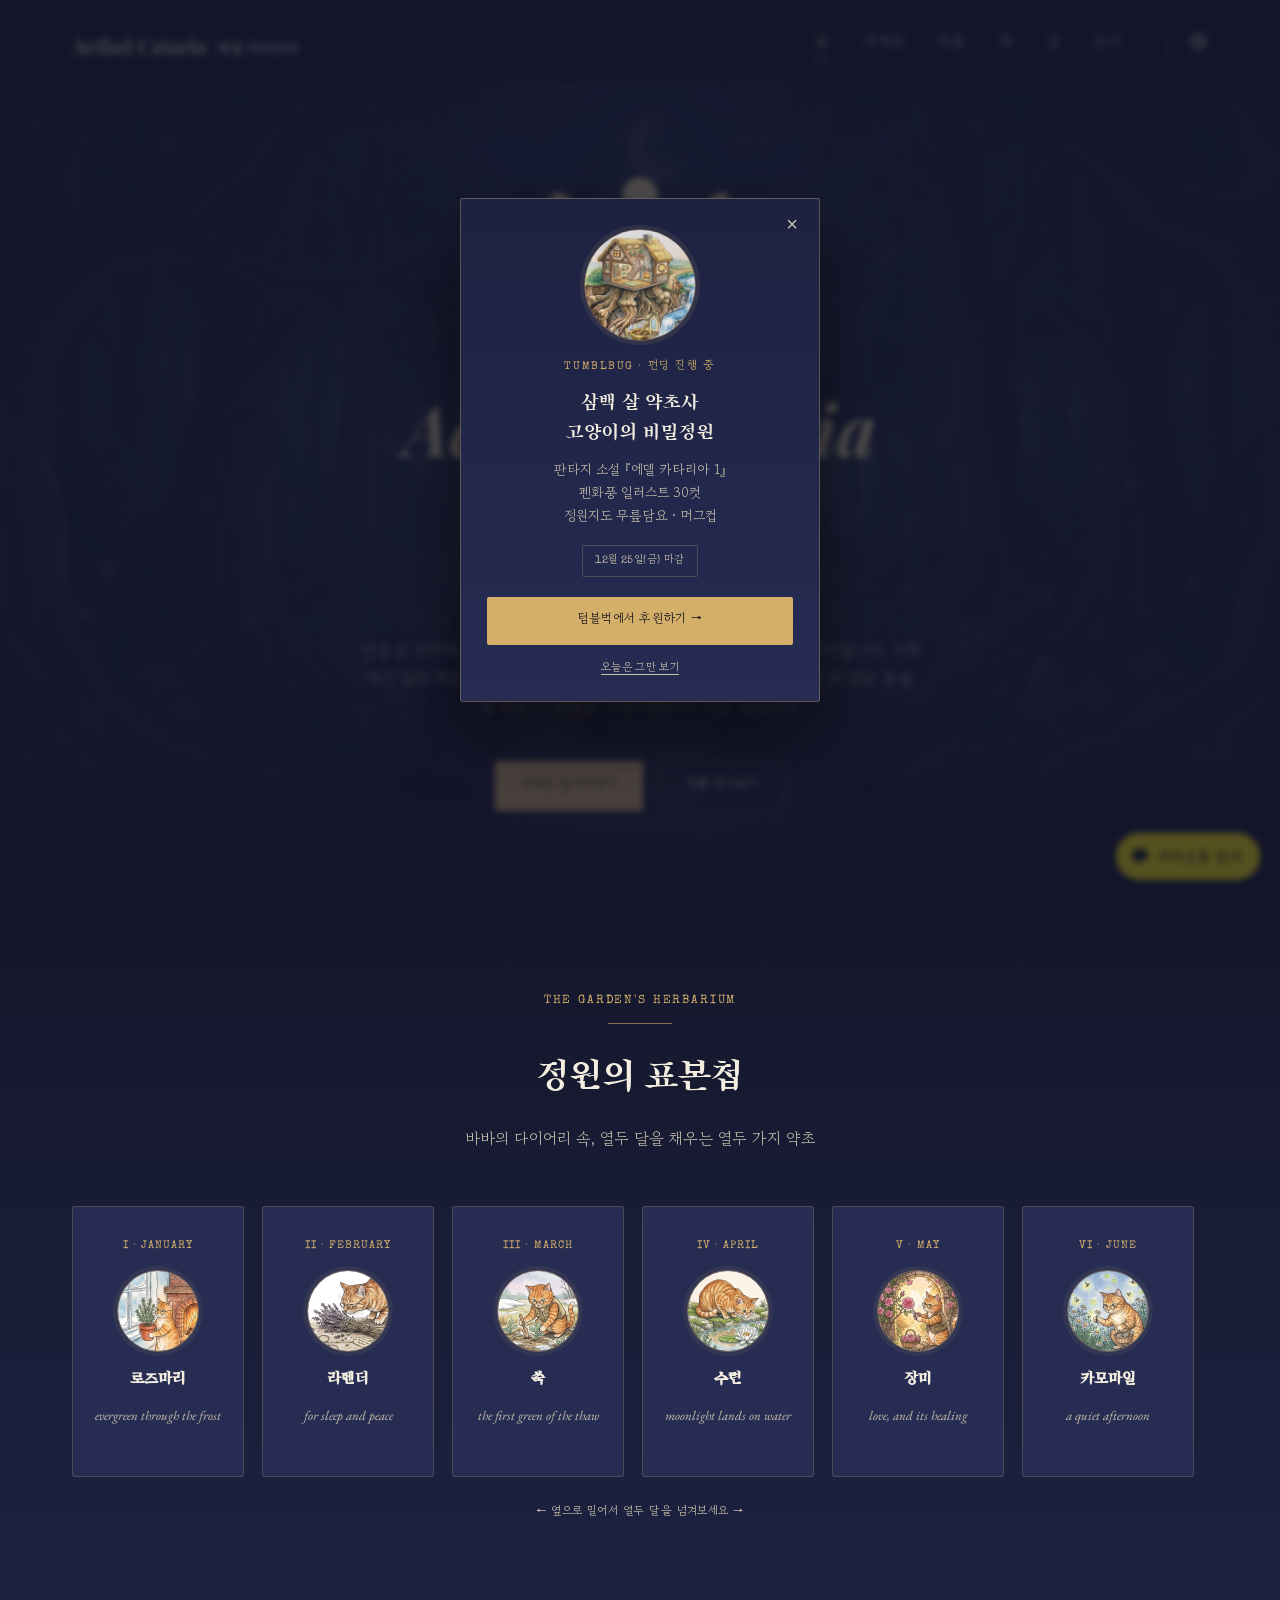
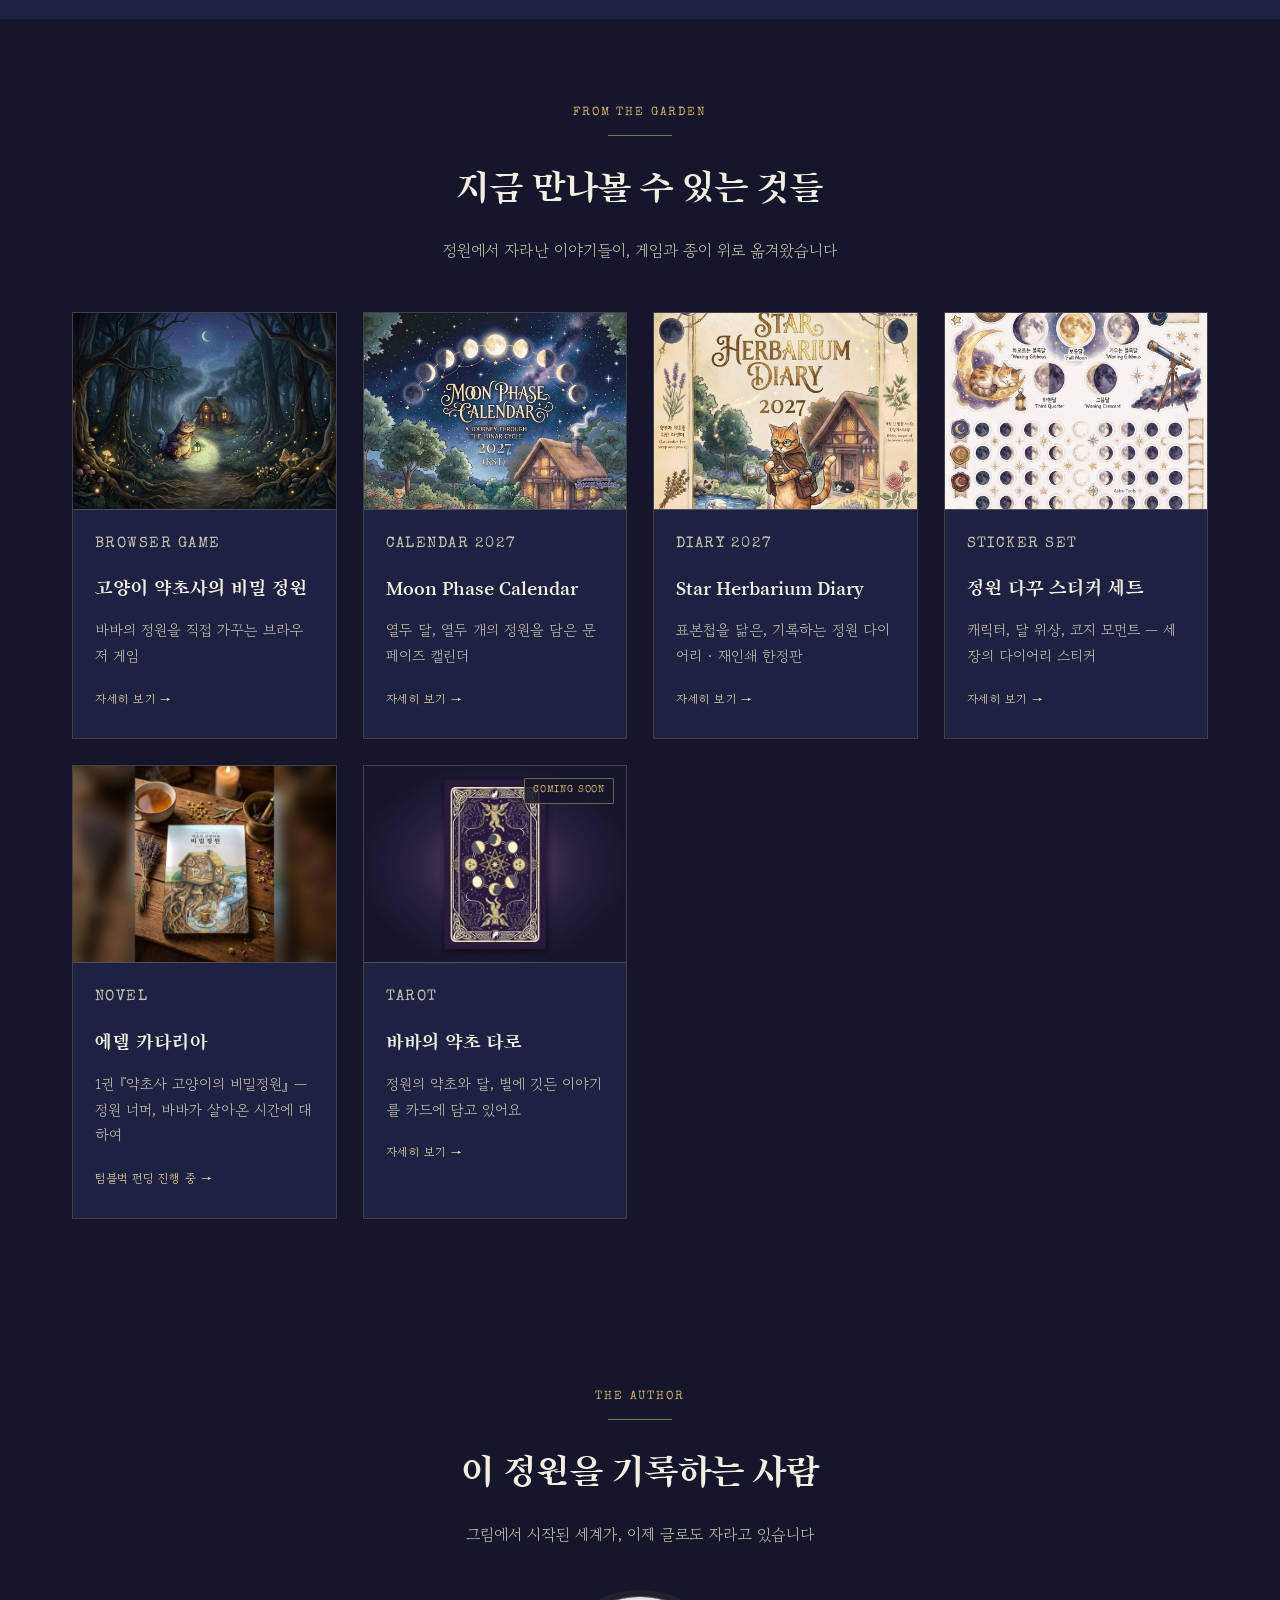
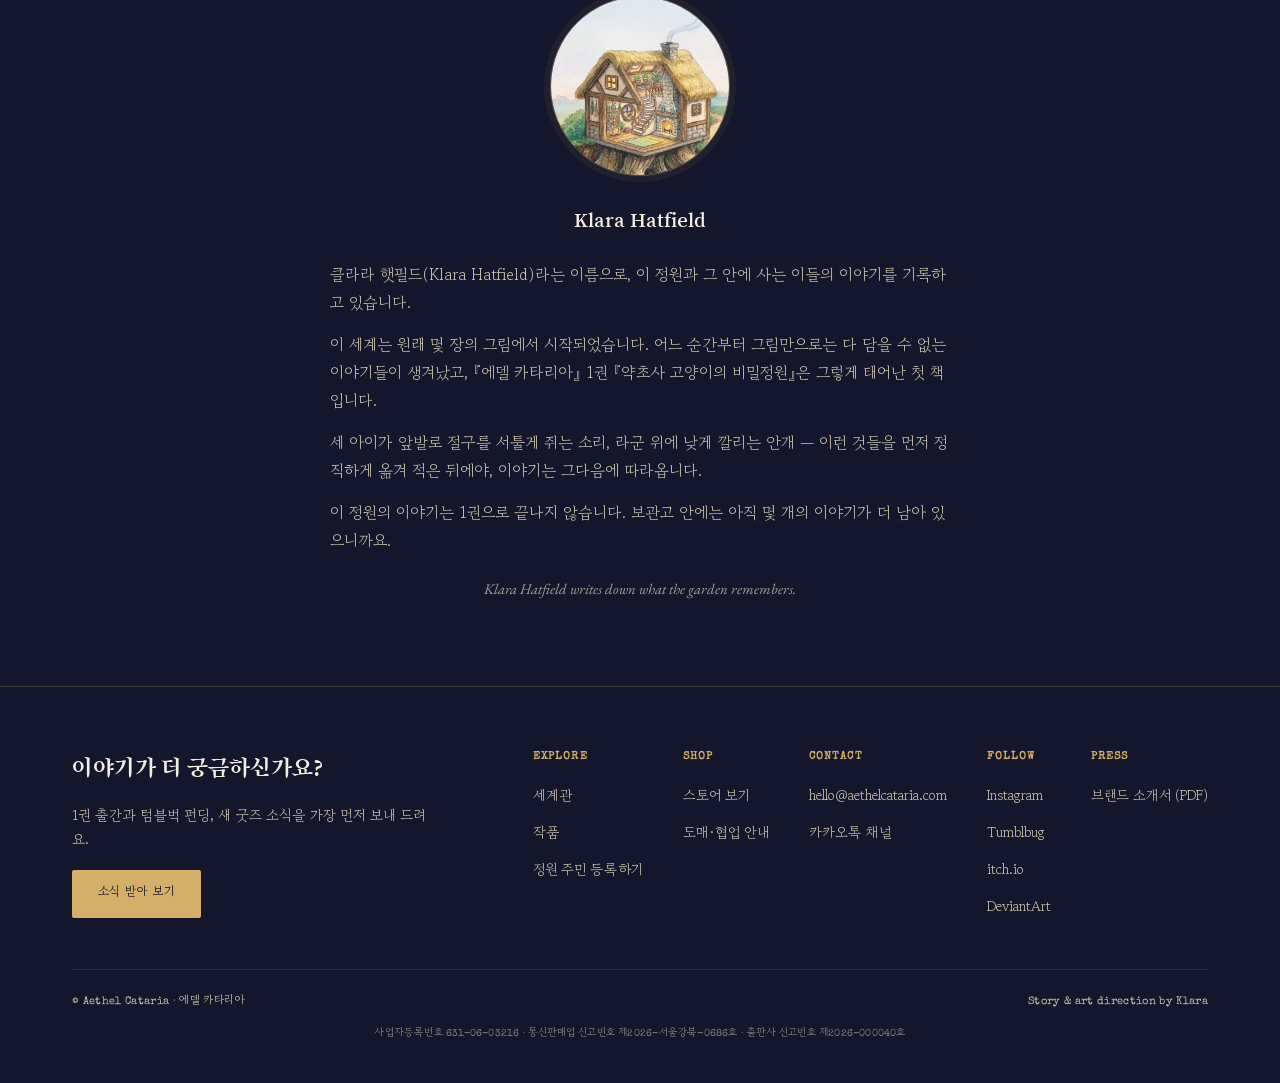
<file: index.html>
<!doctype html>
<html lang="ko">
<head>
<meta charset="UTF-8">
<meta name="viewport" content="width=device-width, initial-scale=1">
<meta name="naver-site-verification" content="a81925fc1675d71731efb377b3e61711cd4c7b0f" />
<meta name="p:domain_verify" content="5d4cd866044c1a8015e2ba2c1e4d9285"/>
<title>Aethel Cataria · 에델 카타리아</title>
<meta name="description" content="달빛 아래, 오래된 마법이 자라는 곳 — 고양이 약초사 바바의 정원, 에델 카타리아 세계관 공식 홈페이지.">
<meta property="og:type" content="website">
<meta property="og:site_name" content="Aethel Cataria · 에델 카타리아">
<meta property="og:locale" content="ko_KR">
<meta property="og:title" content="Aethel Cataria · 에델 카타리아">
<meta property="og:description" content="달빛 아래, 오래된 마법이 자라는 곳 — 고양이 약초사 바바의 정원, 에델 카타리아 세계관 공식 홈페이지.">
<meta property="og:url" content="https://aethelcataria.com/">
<meta property="og:image" content="https://aethelcataria.com/assets/images/og-default.jpg">
<meta property="og:image:width" content="1200">
<meta property="og:image:height" content="630">
<meta name="twitter:card" content="summary_large_image">
<link rel="icon" href="favicon.ico" sizes="any">
<link rel="icon" type="image/png" sizes="32x32" href="favicon-32.png">
<link rel="apple-touch-icon" href="apple-touch-icon.png">
<link rel="alternate" hreflang="ko" href="https://aethelcataria.com/index.html">
<link rel="alternate" hreflang="en" href="https://aethelcataria.com/en/index.html">
<link rel="alternate" hreflang="ja" href="https://aethelcataria.com/jp/index.html">
<link rel="stylesheet" href="assets/style.css?v=20261107b">
</head>
<body>

<!-- ============ icon sprite (hidden) ============ -->
<svg width="0" height="0" style="position:absolute" aria-hidden="true">
<defs>

<symbol id="icon-spike" viewBox="0 0 64 64" fill="none" stroke="currentColor" stroke-width="2.2" stroke-linecap="round">
  <line x1="32" y1="56" x2="32" y2="10"/>
  <line x1="32" y1="46" x2="20" y2="40"/>
  <line x1="32" y1="46" x2="44" y2="40"/>
  <line x1="32" y1="36" x2="20" y2="30"/>
  <line x1="32" y1="36" x2="44" y2="30"/>
  <line x1="32" y1="26" x2="20" y2="20"/>
  <line x1="32" y1="26" x2="44" y2="20"/>
  <line x1="32" y1="16" x2="24" y2="10"/>
  <line x1="32" y1="16" x2="40" y2="10"/>
</symbol>

<symbol id="icon-lavender" viewBox="0 0 64 64" fill="none" stroke="currentColor" stroke-width="2.2" stroke-linecap="round">
  <line x1="32" y1="56" x2="32" y2="22"/>
  <path d="M32 50 Q24 46 26 40"/>
  <path d="M32 50 Q40 46 38 40"/>
  <ellipse cx="32" cy="30" rx="3" ry="4.4" fill="currentColor" stroke="none" opacity=".5"/>
  <ellipse cx="26" cy="24" rx="3.4" ry="5" fill="currentColor" stroke="none" opacity=".65"/>
  <ellipse cx="38" cy="24" rx="3.4" ry="5" fill="currentColor" stroke="none" opacity=".65"/>
  <ellipse cx="32" cy="19" rx="4" ry="6" fill="currentColor" stroke="none" opacity=".9"/>
</symbol>

<symbol id="icon-lobed-leaf" viewBox="0 0 64 64" fill="none" stroke="currentColor" stroke-width="2.2" stroke-linejoin="round" stroke-linecap="round">
  <line x1="32" y1="58" x2="32" y2="46"/>
  <path d="M32 46 L24 40 L26 34 L20 30 L24 24 L18 18 L32 10 L46 18 L40 24 L44 30 L38 34 L40 40 Z"/>
</symbol>

<symbol id="icon-lily" viewBox="0 0 64 64" fill="none" stroke="currentColor" stroke-width="2.2" stroke-linecap="round">
  <ellipse cx="32" cy="48" rx="20" ry="8"/>
  <line x1="32" y1="40" x2="32" y2="26"/>
  <g stroke-width="2">
    <ellipse cx="32" cy="10" rx="4" ry="9" transform="rotate(0 32 17)"/>
    <ellipse cx="32" cy="10" rx="4" ry="9" transform="rotate(60 32 17)"/>
    <ellipse cx="32" cy="10" rx="4" ry="9" transform="rotate(120 32 17)"/>
    <ellipse cx="32" cy="10" rx="4" ry="9" transform="rotate(180 32 17)"/>
    <ellipse cx="32" cy="10" rx="4" ry="9" transform="rotate(240 32 17)"/>
    <ellipse cx="32" cy="10" rx="4" ry="9" transform="rotate(300 32 17)"/>
  </g>
</symbol>

<symbol id="icon-rose" viewBox="0 0 64 64" fill="none" stroke="currentColor" stroke-width="2.2" stroke-linecap="round" stroke-linejoin="round">
  <line x1="32" y1="58" x2="32" y2="34"/>
  <path d="M32 50 Q22 48 24 40"/>
  <path d="M24 20 Q32 6 40 20 Q45 29 32 31 Q19 29 24 20 Z"/>
  <circle cx="32" cy="20" r="4.5"/>
</symbol>

<symbol id="icon-daisy" viewBox="0 0 64 64" fill="none" stroke="currentColor" stroke-width="2.2" stroke-linecap="round">
  <line x1="32" y1="58" x2="32" y2="34"/>
  <line x1="32" y1="14" x2="32" y2="7"/>
  <line x1="37.7" y1="16.3" x2="42.6" y2="11.4"/>
  <line x1="40" y1="22" x2="47" y2="22"/>
  <line x1="37.7" y1="27.7" x2="42.6" y2="32.6"/>
  <line x1="32" y1="30" x2="32" y2="37"/>
  <line x1="26.3" y1="27.7" x2="21.4" y2="32.6"/>
  <line x1="24" y1="22" x2="17" y2="22"/>
  <line x1="26.3" y1="16.3" x2="21.4" y2="11.4"/>
  <circle cx="32" cy="22" r="5" fill="currentColor" stroke="none"/>
</symbol>

<symbol id="icon-basil" viewBox="0 0 64 64" fill="none" stroke="currentColor" stroke-width="2.2" stroke-linecap="round">
  <line x1="32" y1="58" x2="32" y2="14"/>
  <ellipse cx="20" cy="34" rx="12" ry="7" transform="rotate(-25 20 34)"/>
  <ellipse cx="44" cy="34" rx="12" ry="7" transform="rotate(25 44 34)"/>
  <ellipse cx="32" cy="14" rx="6" ry="10"/>
</symbol>

<symbol id="icon-comfrey" viewBox="0 0 64 64" fill="none" stroke="currentColor" stroke-width="2.2" stroke-linejoin="round" stroke-linecap="round">
  <line x1="32" y1="58" x2="32" y2="44"/>
  <path d="M32 44 C14 40 12 18 32 8 C52 18 50 40 32 44 Z"/>
  <line x1="32" y1="42" x2="32" y2="12"/>
</symbol>

<symbol id="icon-lemonbalm" viewBox="0 0 64 64" fill="none" stroke="currentColor" stroke-width="2.2" stroke-linejoin="round" stroke-linecap="round">
  <line x1="32" y1="58" x2="32" y2="46"/>
  <path d="M32 46 L26 42 L28 38 L22 34 L25 30 L20 26 L24 22 L32 8 L40 22 L44 26 L39 30 L42 34 L36 38 L38 42 Z"/>
</symbol>

<symbol id="icon-sage" viewBox="0 0 64 64" fill="none" stroke="currentColor" stroke-width="2.2" stroke-linecap="round">
  <line x1="32" y1="58" x2="32" y2="12"/>
  <ellipse cx="22" cy="42" rx="8" ry="4" transform="rotate(-20 22 42)"/>
  <ellipse cx="42" cy="36" rx="8" ry="4" transform="rotate(20 42 36)"/>
  <ellipse cx="22" cy="28" rx="7" ry="3.6" transform="rotate(-15 22 28)"/>
  <ellipse cx="32" cy="14" rx="3" ry="5" fill="currentColor" stroke="none" opacity=".75"/>
  <ellipse cx="28" cy="18" rx="2.6" ry="4" fill="currentColor" stroke="none" opacity=".5"/>
  <ellipse cx="36" cy="18" rx="2.6" ry="4" fill="currentColor" stroke="none" opacity=".5"/>
</symbol>

<symbol id="icon-holly" viewBox="0 0 64 64" fill="none" stroke="currentColor" stroke-width="2.2" stroke-linejoin="round" stroke-linecap="round">
  <line x1="32" y1="58" x2="32" y2="48"/>
  <path d="M32 48 L26 44 L28 40 L20 36 L26 32 L18 26 L26 24 L24 16 L32 20 L40 16 L38 24 L46 26 L38 32 L44 36 L36 40 L38 44 Z"/>
  <circle cx="28" cy="13" r="3" fill="currentColor" stroke="none"/>
  <circle cx="34" cy="11" r="3" fill="currentColor" stroke="none"/>
  <circle cx="32" cy="17" r="2.6" fill="currentColor" stroke="none"/>
</symbol>

<symbol id="icon-cottage" viewBox="0 0 64 64" fill="none" stroke="currentColor" stroke-width="2" stroke-linejoin="round" stroke-linecap="round">
  <path d="M10 34 L32 13 L54 34"/>
  <rect x="15" y="34" width="34" height="22"/>
  <path d="M27 56 L27 41 Q32 36 37 41 L37 56"/>
</symbol>

<symbol id="icon-moonset" viewBox="0 0 64 64" fill="currentColor" stroke="none">
  <circle cx="20" cy="34" r="10" opacity=".38"/>
  <circle cx="32" cy="27" r="13" opacity=".85"/>
  <circle cx="46" cy="34" r="10" opacity=".38"/>
</symbol>

<symbol id="icon-book" viewBox="0 0 64 64" fill="none" stroke="currentColor" stroke-width="2" stroke-linejoin="round" stroke-linecap="round">
  <path d="M32 18 C24 12 14 14 10 18 L10 46 C14 42 24 40 32 46 C40 40 50 42 54 46 L54 18 C50 14 40 12 32 18 Z"/>
  <line x1="32" y1="18" x2="32" y2="46"/>
</symbol>

<symbol id="icon-quill" viewBox="0 0 64 64" fill="none" stroke="currentColor" stroke-width="2" stroke-linejoin="round" stroke-linecap="round">
  <path d="M46 10 C31 18 20 33 15 52 L22 49 C29 32 39 20 50 14 Z"/>
  <line x1="15" y1="52" x2="9" y2="59"/>
</symbol>

</defs>
</svg>

<header class="site-header">
  <div class="wrap">
    <a href="index.html" class="brand-mark">
      <span class="en">Aethel&nbsp;Cataria</span>
      <span class="kr">에델 카타리아</span>
    </a>
    <nav class="site-nav" aria-label="주요 메뉴">
      <a href="index.html" aria-current="page">홈</a>
      <a href="world.html">세계관</a>
      <a href="works.html">작품</a>
      <a href="book.html">책</a>
      <a href="shop.html">샵</a>
      <a href="mailto:hello@aethelcataria.com?subject=%5B%EC%97%90%EB%8D%B8%EC%B9%B4%ED%83%80%EB%A6%AC%EC%95%84%5D%20%EB%AC%B8%EC%9D%98%EB%93%9C%EB%A6%BD%EB%8B%88%EB%8B%A4">문의</a>
      <details class="lang-switch-wrap">
        <summary aria-label="언어 선택"><svg viewBox="0 0 24 24" fill="none" stroke="currentColor" stroke-width="1.6" stroke-linecap="round" stroke-linejoin="round" aria-hidden="true"><circle cx="12" cy="12" r="9"/><ellipse cx="12" cy="12" rx="4.2" ry="9"/><line x1="3" y1="12" x2="21" y2="12"/></svg></summary>
        <div class="lang-menu">
          <a href="en/index.html" lang="en" hreflang="en">EN</a>
          <a href="jp/index.html" lang="ja" hreflang="ja">日本語</a>
        </div>
      </details>
    </nav>
  </div>
</header>

<main>

  <section class="hero">
    <div class="hero-video" aria-hidden="true" style="position:absolute;inset:0;z-index:0;overflow:hidden;pointer-events:none">
      <video autoplay muted loop playsinline disablepictureinpicture disableremoteplayback preload="metadata" style="width:100%;height:100%;object-fit:cover" poster="assets/video/hero-forest-poster.jpg">
        <source src="assets/video/hero-forest-sm.mp4" type="video/mp4" media="(max-width: 700px)">
        <source src="assets/video/hero-forest-sm.webm" type="video/webm" media="(max-width: 700px)">
        <source src="assets/video/hero-forest.mp4" type="video/mp4">
        <source src="assets/video/hero-forest.webm" type="video/webm">
      </video>
    </div>
    <div class="stars" aria-hidden="true">
      <span style="top:12%;left:8%"></span>
      <span style="top:22%;left:88%"></span>
      <span style="top:8%;left:52%"></span>
      <span style="top:34%;left:16%"></span>
      <span style="top:30%;left:76%"></span>
      <span style="top:5%;left:70%"></span>
    </div>

    <svg class="moon-arc" viewBox="0 0 600 130" aria-hidden="true">
      <path d="M40,90 Q300,-10 560,90" fill="none" stroke="#D4AF6A" stroke-width="1" opacity=".35"/>

      <g opacity=".45">
        <mask id="mm0"><circle cx="40" cy="82" r="9" fill="#fff"/><circle cx="40" cy="82" r="9" fill="#000"/></mask>
        <circle cx="40" cy="82" r="9" fill="#E9D3A3" mask="url(#mm0)"/>
        <circle cx="40" cy="82" r="9" fill="none" stroke="#D4AF6A" stroke-width="1" opacity=".8"/>
      </g>

      <g opacity=".68">
        <mask id="mm1"><circle cx="127" cy="56" r="12" fill="#fff"/><circle cx="119" cy="56" r="12" fill="#000"/></mask>
        <circle cx="127" cy="56" r="12" fill="#E9D3A3" mask="url(#mm1)"/>
        <circle cx="127" cy="56" r="12" fill="none" stroke="#D4AF6A" stroke-width="1" opacity=".8"/>
      </g>

      <g opacity=".86">
        <mask id="mm2"><circle cx="213" cy="36" r="15" fill="#fff"/><circle cx="193" cy="36" r="15" fill="#000"/></mask>
        <circle cx="213" cy="36" r="15" fill="#E9D3A3" mask="url(#mm2)"/>
        <circle cx="213" cy="36" r="15" fill="none" stroke="#D4AF6A" stroke-width="1" opacity=".8"/>
      </g>

      <g opacity="1">
        <mask id="mm3"><circle cx="300" cy="24" r="19" fill="#fff"/><circle cx="262" cy="24" r="19" fill="#000"/></mask>
        <circle cx="300" cy="24" r="19" fill="#E9D3A3" mask="url(#mm3)"/>
        <circle cx="300" cy="24" r="19" fill="none" stroke="#D4AF6A" stroke-width="1" opacity=".8"/>
      </g>

      <g opacity=".86">
        <mask id="mm4"><circle cx="387" cy="36" r="15" fill="#fff"/><circle cx="407" cy="36" r="15" fill="#000"/></mask>
        <circle cx="387" cy="36" r="15" fill="#E9D3A3" mask="url(#mm4)"/>
        <circle cx="387" cy="36" r="15" fill="none" stroke="#D4AF6A" stroke-width="1" opacity=".8"/>
      </g>

      <g opacity=".68">
        <mask id="mm5"><circle cx="473" cy="56" r="12" fill="#fff"/><circle cx="481" cy="56" r="12" fill="#000"/></mask>
        <circle cx="473" cy="56" r="12" fill="#E9D3A3" mask="url(#mm5)"/>
        <circle cx="473" cy="56" r="12" fill="none" stroke="#D4AF6A" stroke-width="1" opacity=".8"/>
      </g>

      <g opacity=".45">
        <mask id="mm6"><circle cx="560" cy="82" r="9" fill="#fff"/><circle cx="560" cy="82" r="9" fill="#000"/></mask>
        <circle cx="560" cy="82" r="9" fill="#E9D3A3" mask="url(#mm6)"/>
        <circle cx="560" cy="82" r="9" fill="none" stroke="#D4AF6A" stroke-width="1" opacity=".8"/>
      </g>
    </svg>

    <p class="hero-eyebrow">Herbalist Cat's Secret Garden Universe</p>
    <h1>Aethel&nbsp;Cataria</h1>
    <p class="kr-title">에델 카타리아</p>
    <p class="tagline">달빛 아래, 오래된 마법이 자라는 곳</p>
    <p class="lede">안경 쓴 진저색 고양이 약초사 바바가 사계절 정원을 돌보며 당신을 기다립니다. 시계 대신 달의 차오름을 따라 흐르는 시간, 그리고 오래 산 존재만이 가질 수 있는 씁쓸한 위트 — 이곳은 그런 이야기가 사는 곳입니다.</p>
    <div class="hero-actions">
      <a class="btn btn-gold" href="world.html">세계관 들여다보기</a>
      <a class="btn btn-outline" href="works.html">작품 만나보기</a>
    </div>
  </section>

  <section class="section herbarium">
    <div class="section-head">
      <p class="eyebrow">The Garden's Herbarium</p>
      <div class="rule"></div>
      <h2>정원의 표본첩</h2>
      <p>바바의 다이어리 속, 열두 달을 채우는 열두 가지 약초</p>
    </div>

    <div class="rail" role="list" aria-label="열두 달의 약초 표본">
      <article class="specimen" role="listitem">
        <p class="month">I · JANUARY</p>
        <span class="icon"><img src="assets/images/herbs/herb-01-rosemary.jpg" alt="로즈마리와 바바"></span>
        <h3 class="name">로즈마리</h3>
        <p class="caption">evergreen through the frost</p>
      </article>
      <article class="specimen" role="listitem">
        <p class="month">II · FEBRUARY</p>
        <span class="icon"><img src="assets/images/herbs/herb-02-lavender.jpg" alt="라벤더와 바바"></span>
        <h3 class="name">라벤더</h3>
        <p class="caption">for sleep and peace</p>
      </article>
      <article class="specimen" role="listitem">
        <p class="month">III · MARCH</p>
        <span class="icon"><img src="assets/images/herbs/herb-03-mugwort.jpg" alt="쑥과 바바"></span>
        <h3 class="name">쑥</h3>
        <p class="caption">the first green of the thaw</p>
      </article>
      <article class="specimen" role="listitem">
        <p class="month">IV · APRIL</p>
        <span class="icon"><img src="assets/images/herbs/herb-04-waterlily.jpg" alt="수련과 바바"></span>
        <h3 class="name">수련</h3>
        <p class="caption">moonlight lands on water</p>
      </article>
      <article class="specimen" role="listitem">
        <p class="month">V · MAY</p>
        <span class="icon"><img src="assets/images/herbs/herb-05-rose.jpg" alt="장미와 바바"></span>
        <h3 class="name">장미</h3>
        <p class="caption">love, and its healing</p>
      </article>
      <article class="specimen" role="listitem">
        <p class="month">VI · JUNE</p>
        <span class="icon"><img src="assets/images/herbs/herb-06-chamomile.jpg" alt="카모마일과 바바"></span>
        <h3 class="name">카모마일</h3>
        <p class="caption">a quiet afternoon</p>
      </article>
      <article class="specimen" role="listitem">
        <p class="month">VII · JULY</p>
        <span class="icon"><img src="assets/images/herbs/herb-07-thyme.jpg" alt="타임과 바바"></span>
        <h3 class="name">타임</h3>
        <p class="caption">courage, close to the ground</p>
      </article>
      <article class="specimen" role="listitem">
        <p class="month">VIII · AUGUST</p>
        <span class="icon"><img src="assets/images/herbs/herb-08-basil.jpg" alt="바질과 바바"></span>
        <h3 class="name">바질</h3>
        <p class="caption">the height of the garden</p>
      </article>
      <article class="specimen" role="listitem">
        <p class="month">IX · SEPTEMBER</p>
        <span class="icon"><img src="assets/images/herbs/herb-09-comfrey.jpg" alt="컴프리와 바바"></span>
        <h3 class="name">컴프리</h3>
        <p class="caption">mending, slowly</p>
      </article>
      <article class="specimen" role="listitem">
        <p class="month">X · OCTOBER</p>
        <span class="icon"><img src="assets/images/herbs/herb-10-lemonbalm.jpg" alt="레몬밤과 바바"></span>
        <h3 class="name">레몬밤</h3>
        <p class="caption">its scent clears as the air cools</p>
      </article>
      <article class="specimen" role="listitem">
        <p class="month">XI · NOVEMBER</p>
        <span class="icon"><img src="assets/images/herbs/herb-11-sage.jpg" alt="세이지와 바바"></span>
        <h3 class="name">세이지</h3>
        <p class="caption">wisdom, and old protection</p>
      </article>
      <article class="specimen" role="listitem">
        <p class="month">XII · DECEMBER</p>
        <span class="icon"><img src="assets/images/herbs/herb-12-holly.jpg" alt="호랑가시나무와 바바"></span>
        <h3 class="name">호랑가시나무</h3>
        <p class="caption">keeper of the longest night</p>
      </article>
    </div>
    <p class="rail-note">← 옆으로 밀어서 열두 달을 넘겨보세요 →</p>
  </section>

  <section class="section" id="works-preview">
    <div class="section-head">
      <p class="eyebrow">From the Garden</p>
      <div class="rule"></div>
      <h2>지금 만나볼 수 있는 것들</h2>
      <p>정원에서 자라난 이야기들이, 게임과 종이 위로 옮겨왔습니다</p>
    </div>

    <div class="works-grid">
      <a class="work-card" href="works.html#game">
        <div class="work-frame"><img src="assets/images/work-game.jpg" alt="고양이 약초사의 비밀 정원 게임 일러스트"></div>
        <div class="work-body">
          <p class="work-kicker">Browser Game</p>
          <h3>고양이 약초사의 비밀 정원</h3>
          <p>바바의 정원을 직접 가꾸는 브라우저 게임</p>
          <span class="work-link">자세히 보기 →</span>
        </div>
      </a>
      <a class="work-card" href="works.html#calendar">
        <div class="work-frame"><img src="assets/images/work-calendar.jpg" alt="Moon Phase Calendar 2027 표지"></div>
        <div class="work-body">
          <p class="work-kicker">Calendar 2027</p>
          <h3>Moon Phase Calendar</h3>
          <p>열두 달, 열두 개의 정원을 담은 문페이즈 캘린더</p>
          <span class="work-link">자세히 보기 →</span>
        </div>
      </a>
      <a class="work-card" href="diary.html">
        <div class="work-frame"><img src="assets/images/work-diary.jpg" alt="Star Herbarium Diary 2027 표지"></div>
        <div class="work-body">
          <p class="work-kicker">Diary 2027</p>
          <h3>Star Herbarium Diary</h3>
          <p>표본첩을 닮은, 기록하는 정원 다이어리 · 재인쇄 한정판</p>
          <span class="work-link">자세히 보기 →</span>
        </div>
      </a>
      <a class="work-card" href="works.html#stickers">
        <div class="work-frame"><img src="assets/images/work-sticker.jpg" alt="정원 다꾸 스티커 세트"></div>
        <div class="work-body">
          <p class="work-kicker">Sticker Set</p>
          <h3>정원 다꾸 스티커 세트</h3>
          <p>캐릭터, 달 위상, 코지 모먼트 — 세 장의 다이어리 스티커</p>
          <span class="work-link">자세히 보기 →</span>
        </div>
      </a>
      <a class="work-card" href="book.html">
        <div class="work-frame"><img src="assets/images/work-novel-card.jpg" alt="장편소설 『약초사 고양이의 비밀정원』 표지"></div>
        <div class="work-body">
          <p class="work-kicker">Novel</p>
          <h3>에델 카타리아</h3>
          <p>1권 『약초사 고양이의 비밀정원』 — 정원 너머, 바바가 살아온 시간에 대하여</p>
          <span class="work-link" data-live="텀블벅 펀딩 진행 중 →" data-ended="책 소개 보기 →">11월 20일 텀블벅 오픈 →</span>
        </div>
      </a>
      <a class="work-card" href="works.html#tarot">
        <div class="work-frame"><img src="assets/images/work-tarot.jpg" alt="준비 중인 바바의 약초 타로 카드 뒷면">
          <span class="work-badge" style="z-index:2;background:rgba(20,23,43,.85)">Coming soon</span></div>
        <div class="work-body">
          <p class="work-kicker">Tarot</p>
          <h3>바바의 약초 타로</h3>
          <p>정원의 약초와 달, 별에 깃든 이야기를 카드에 담고 있어요</p>
          <span class="work-link">자세히 보기 →</span>
        </div>
      </a>
    </div>
  </section>

  <section class="section" id="author">
    <div class="section-head">
      <p class="eyebrow">The Author</p>
      <div class="rule"></div>
      <h2>이 정원을 기록하는 사람</h2>
      <p>그림에서 시작된 세계가, 이제 글로도 자라고 있습니다</p>
    </div>

    <div class="author">
      <img class="author-art" width="180" height="180" style="width:180px;height:180px;border-radius:50%;object-fit:cover" src="assets/images/author-cottage.jpg" alt="작가의 표지 원화 속 코티지" loading="lazy">
      <h3>Klara Hatfield</h3>
      <p>클라라 햇필드(Klara Hatfield)라는 이름으로, 이 정원과 그 안에 사는 이들의 이야기를 기록하고 있습니다.</p>
      <p>이 세계는 원래 몇 장의 그림에서 시작되었습니다. 어느 순간부터 그림만으로는 다 담을 수 없는 이야기들이 생겨났고, 『에델 카타리아』 1권 『약초사 고양이의 비밀정원』은 그렇게 태어난 첫 책입니다.</p>
      <p>세 아이가 앞발로 절구를 서툴게 쥐는 소리, 라군 위에 낮게 깔리는 안개 — 이런 것들을 먼저 정직하게 옮겨 적은 뒤에야, 이야기는 그다음에 따라옵니다.</p>
      <p>이 정원의 이야기는 1권으로 끝나지 않습니다. 보관고 안에는 아직 몇 개의 이야기가 더 남아 있으니까요.</p>
      <span class="author-en">Klara Hatfield writes down what the garden remembers.</span>
    </div>
  </section>


</main>

<footer class="site-footer" id="contact">
  <div class="footer-inner">
    <div class="footer-cta">
      <h2>이야기가 더 궁금하신가요?</h2>
      <p class="footer-sub">1권 출간과 텀블벅 펀딩, 새 굿즈 소식을 가장 먼저 보내 드려요.</p>
      <a class="btn btn-gold" href="https://page.stibee.com/subscriptions/526377" target="_blank" rel="noopener">소식 받아 보기</a>
    </div>
    <div class="footer-links">
      <div class="footer-col">
        <h5>Explore</h5>
        <ul>
          <li><a href="world.html">세계관</a></li>
          <li><a href="works.html">작품</a></li>
          <li><a href="citizen.html">정원 주민 등록하기</a></li>
        </ul>
      </div>
      <div class="footer-col">
        <h5>Shop</h5>
        <ul>
          <li><a href="shop.html">스토어 보기</a></li>
          <li><a href="wholesale.html">도매·협업 안내</a></li>
        </ul>
      </div>
      <div class="footer-col">
        <h5>Contact</h5>
        <ul>
          <li><a href="mailto:hello@aethelcataria.com">hello@aethelcataria.com</a></li>
          <li><a href="https://pf.kakao.com/_YXvxaX" target="_blank" rel="noopener">카카오톡 채널</a></li>
        </ul>
      </div>
      <div class="footer-col">
        <h5>Follow</h5>
        <ul>
          <li><a href="https://www.instagram.com/aethel.cataria/" target="_blank" rel="noopener">Instagram</a></li>
          <li><a href="https://tumblbug.com/u/herbalist-cat-garden" target="_blank" rel="noopener">Tumblbug</a></li>
          <li><a href="https://klarahatfield.itch.io/herbalist-cat-garden" target="_blank" rel="noopener">itch.io</a></li>
          <li><a href="https://www.deviantart.com/klarahatfield/" target="_blank" rel="noopener">DeviantArt</a></li>
        </ul>
      </div>
      <div class="footer-col">
        <h5>Press</h5>
        <ul>
          <li><a href="assets/docs/aethelcataria-brand-intro.pdf" target="_blank" rel="noopener">브랜드 소개서 (PDF)</a></li>
        </ul>
      </div>
    </div>
  </div>
  <div class="footer-base">
    <span>© Aethel Cataria · 에델 카타리아</span>
    <span>Story &amp; art direction by Klara</span>
  </div>
  <div class="footer-legal">사업자등록번호 631-06-03216 · 통신판매업 신고번호 제2026-서울강북-0686호 · 출판사 신고번호 제2026-000040호</div>
</footer>

<script data-goatcounter="https://aethelcataria.goatcounter.com/count"
        async src="//gc.zgo.at/count.js"></script>

<!-- ============ Tumblbug 알림 팝업: 비밀정원 (방문자당 하루 1회 노출) ============
     · 11/20(금) 18:00 전: 공개예정 + 알림 신청
     · 11/20 18:00 ~ 12/25: 펀딩 진행 중 + 후원하기
     · 12/26 00:00 이후: 자동으로 숨김
-->
<div class="tb-popup-overlay" id="tbPopupOverlay">
  <div class="tb-popup-card" role="dialog" aria-modal="true" aria-labelledby="tbPopupTitle">
    <button class="tb-popup-close" id="tbPopupClose" aria-label="닫기">×</button>
    <div class="tb-popup-photo"><img src="assets/images/tumblbug-notify-garden.jpg" alt="『약초사 고양이의 비밀정원』 표지 속 정원 오두막"></div>
    <p class="tb-popup-eyebrow" id="tbPopupEyebrow">Tumblbug · 공개예정</p>
    <h2 id="tbPopupTitle" class="tb-popup-title">삼백 살 약초사<br>고양이의 비밀정원</h2>
    <p class="tb-popup-desc">판타지 소설 『에델 카타리아 1』<br>펜화풍 일러스트 30컷<br>정원지도 무릎담요 · 머그컵</p>
    <p class="tb-popup-meta" id="tbPopupMeta">11월 20일(금) 오후 6시 오픈</p>
    <a class="tb-popup-cta" href="https://tum.bg/da9RQI" target="_blank" rel="noopener" id="tbPopupCta">텀블벅에서 알림 신청하기 →</a>
    <button class="tb-popup-dismiss" id="tbPopupDismiss">오늘은 그만 보기</button>
  </div>
</div>
<script>
(function () {
  try {
    // 한국 시간 기준
    var FUNDING_START = new Date('2026-11-20T18:00:00+09:00'); // 펀딩 오픈
    var FUNDING_END   = new Date('2026-12-26T00:00:00+09:00'); // 12/25 마감 → 이후 팝업 숨김
    var overlay = document.getElementById('tbPopupOverlay');
    var now = Date.now();
    if (now >= FUNDING_END.getTime()) {
      if (overlay) overlay.parentNode.removeChild(overlay);
      return;
    }
    if (now >= FUNDING_START.getTime()) {
      document.getElementById('tbPopupEyebrow').textContent = 'Tumblbug · 펀딩 진행 중';
      document.getElementById('tbPopupMeta').textContent = '12월 25일(금) 마감';
      document.getElementById('tbPopupCta').textContent = '텀블벅에서 후원하기 →';
    }
    var KEY = 'tbPopupLastShown_garden';
    var d = new Date();
    var today = d.getFullYear() + '-' + (d.getMonth() + 1) + '-' + d.getDate(); // 방문자 기준 날짜
    try { if (localStorage.getItem(KEY) === today) return; } catch (e) {}
    setTimeout(function () {
      if (!overlay || !overlay.isConnected) return;
      overlay.classList.add('is-visible');
      try { localStorage.setItem(KEY, today); } catch (e) {}
      function close(){ overlay.classList.remove('is-visible'); }
      document.getElementById('tbPopupClose').addEventListener('click', close);
      document.getElementById('tbPopupDismiss').addEventListener('click', close);
      overlay.addEventListener('click', function (e) { if (e.target === overlay) close(); });
    }, 1400);
  } catch (e) {}
})();
</script>

<script src="assets/funding-phase.js"></script>

<!-- 카카오톡 채널 채팅 버튼 -->
<a class="kakao-float" href="https://pf.kakao.com/_YXvxaX/chat" target="_blank" rel="noopener" aria-label="카카오톡 채널로 문의하기">
  <svg viewBox="0 0 24 24" aria-hidden="true"><path fill="#191919" d="M12 3C6.48 3 2 6.54 2 10.9c0 2.8 1.86 5.27 4.66 6.67l-.95 3.48c-.08.3.26.54.52.37l4.15-2.74c.53.06 1.07.1 1.62.1 5.52 0 10-3.54 10-7.88S17.52 3 12 3z"/></svg>
  <span>카카오톡 문의</span>
</a>

</body>
</html>
</file>
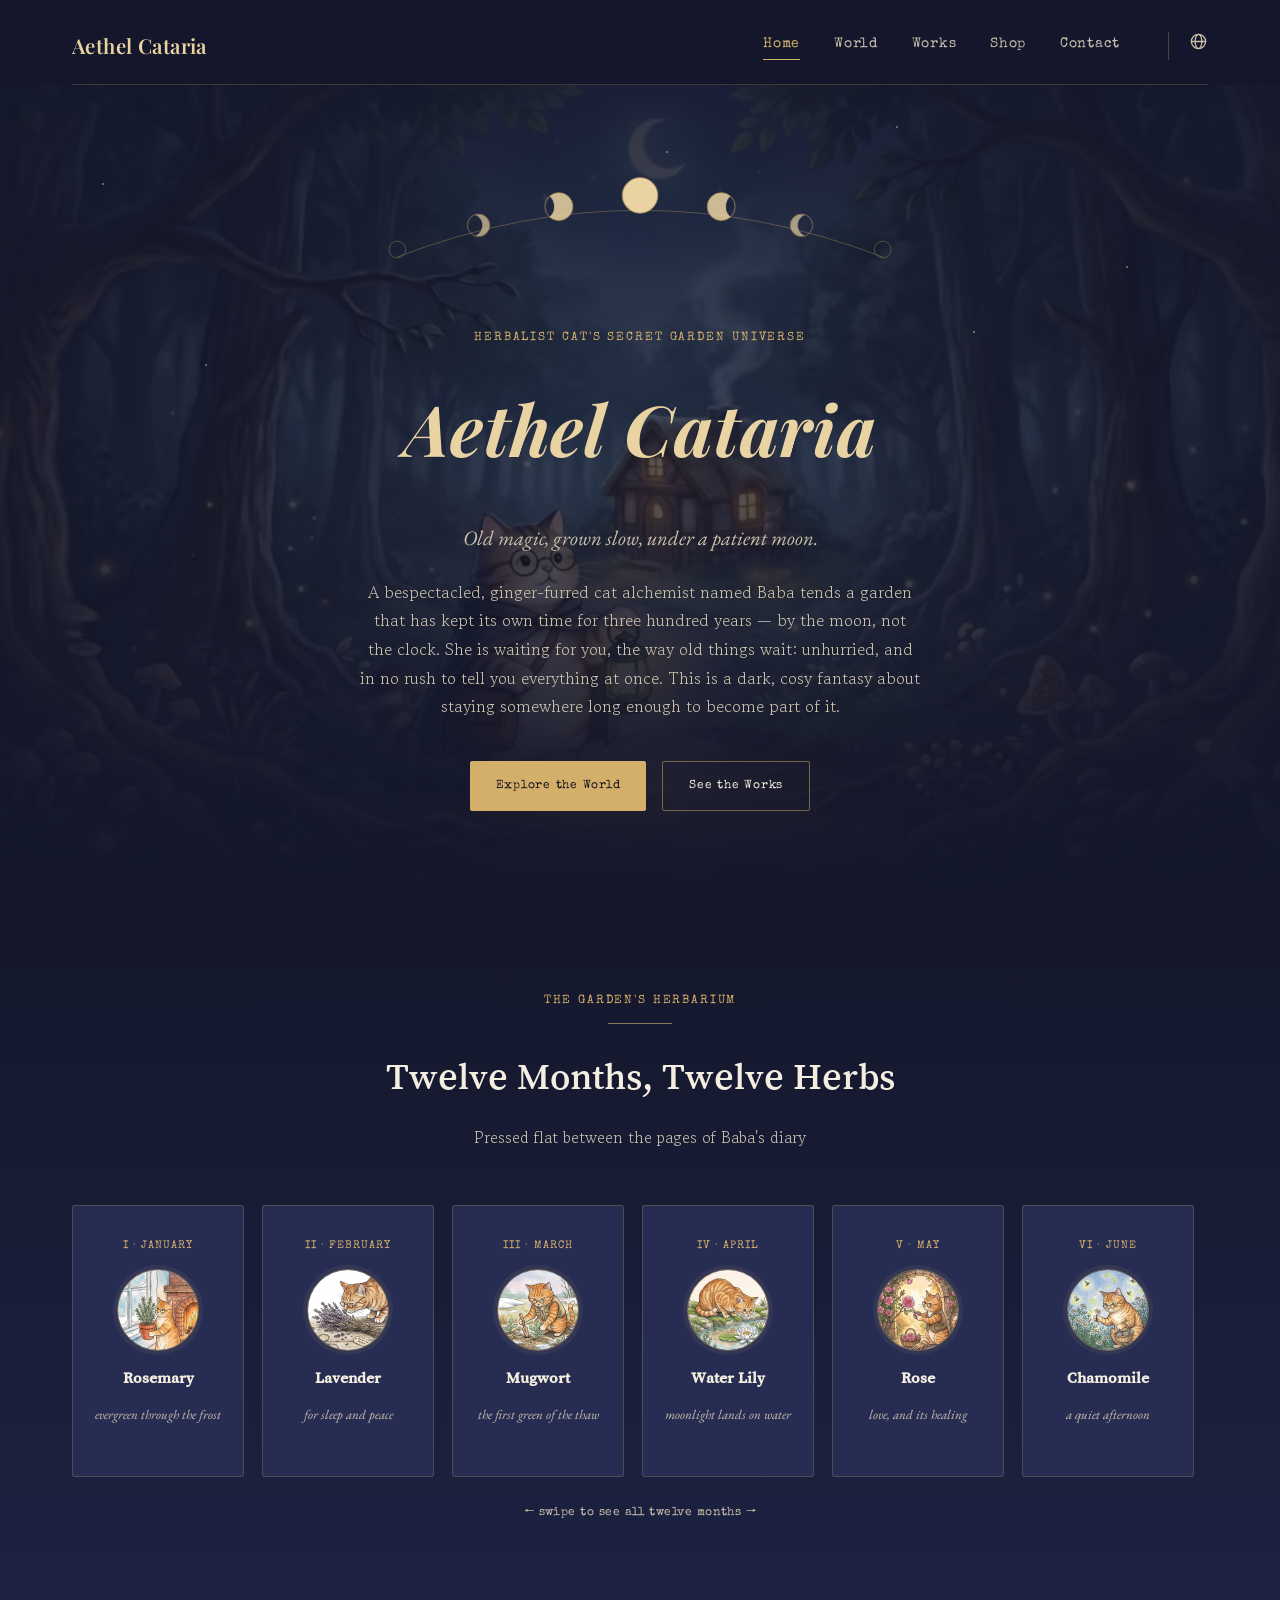
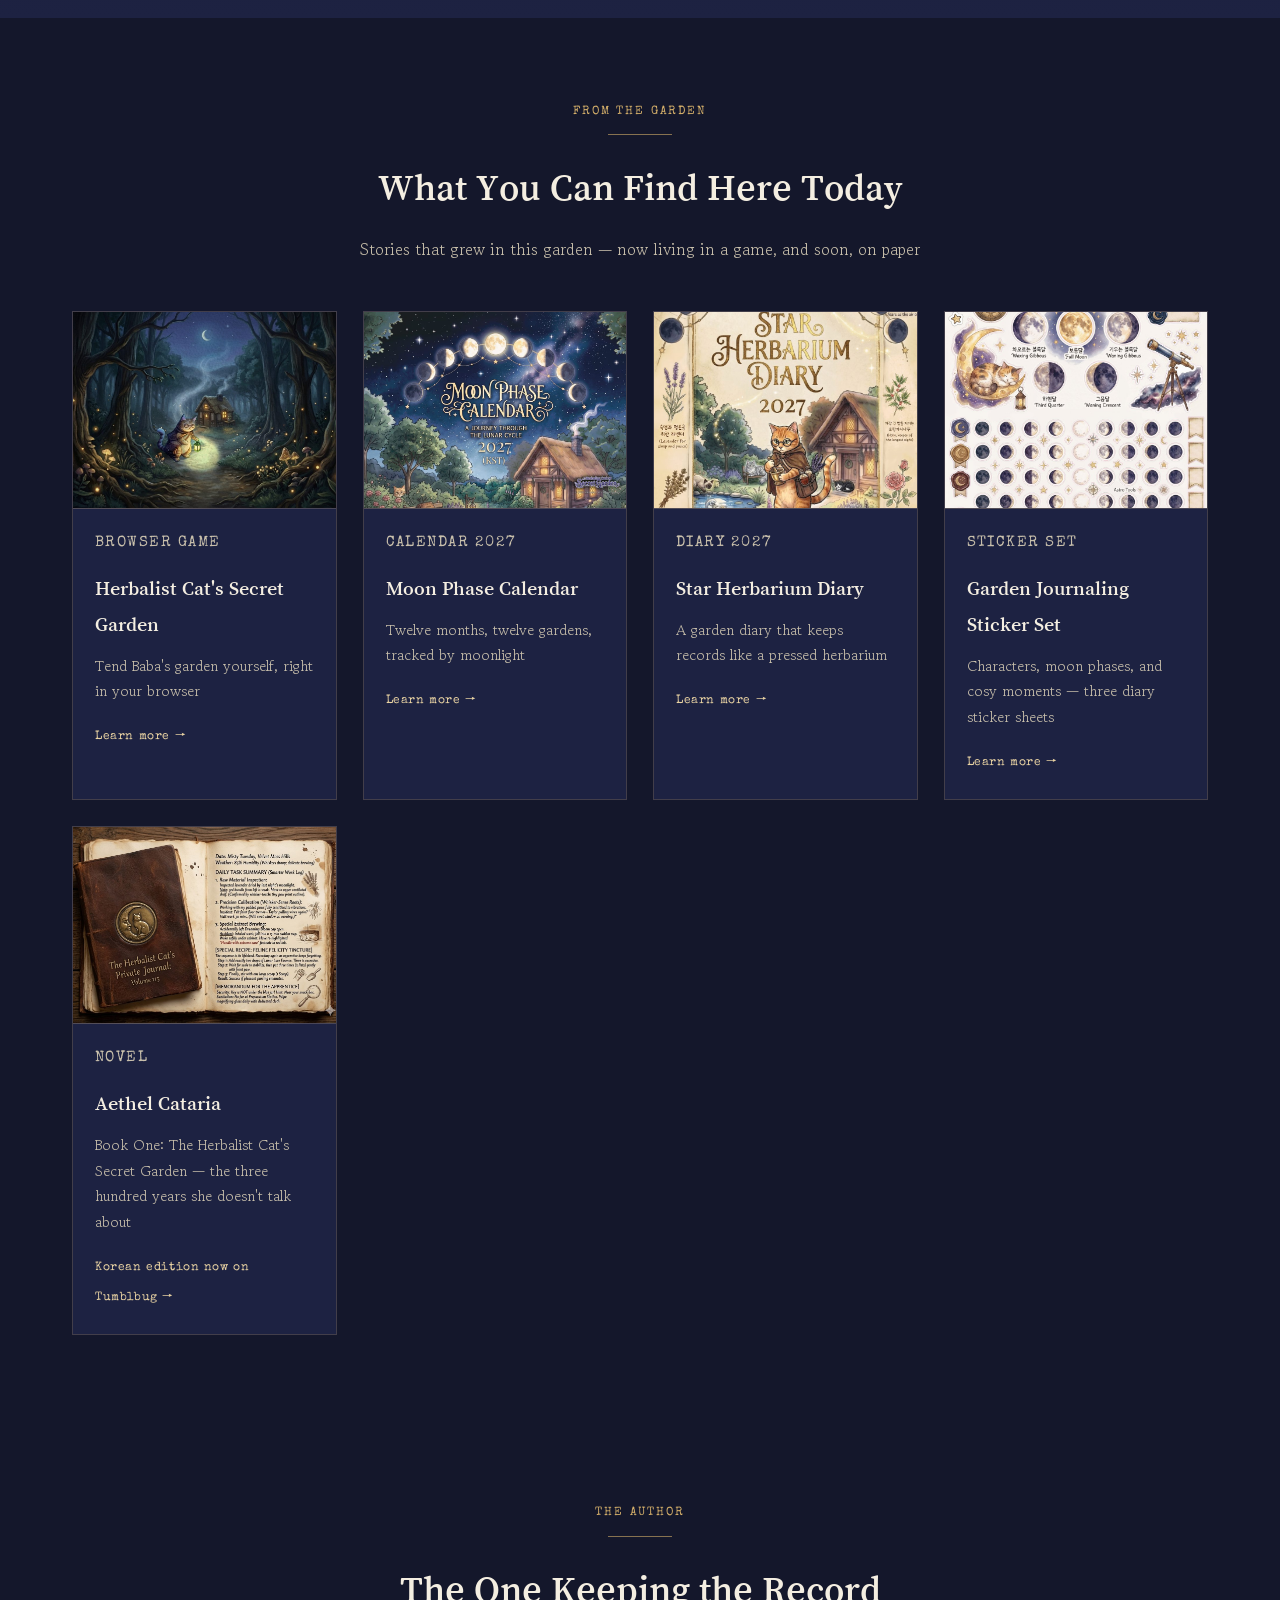
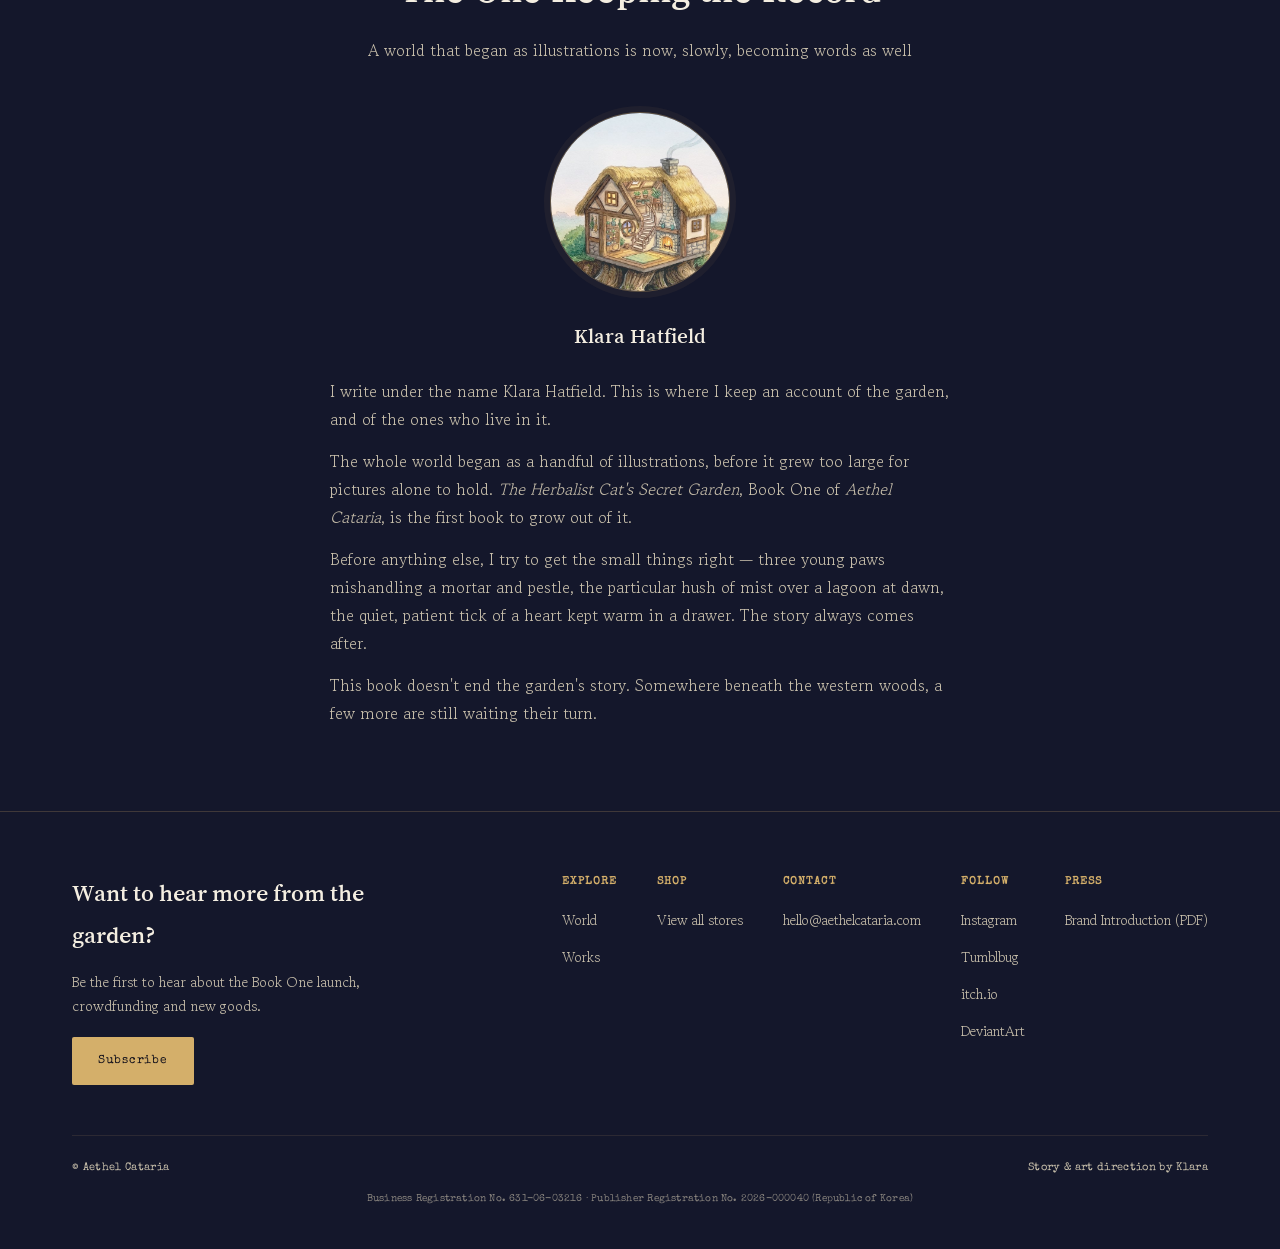
<file: en/index.html>
<!doctype html>
<html lang="en">
<head>
<meta charset="UTF-8">
<meta name="viewport" content="width=device-width, initial-scale=1">
<title>Aethel Cataria — A Dark, Cosy Fantasy</title>
<meta name="description" content="Aethel Cataria: a three-hundred-year-old garden, a ginger cat alchemist named Baba, and the debt that finally came looking for her. A dark, cosy fantasy world in games, art, and a novel.">
<meta property="og:type" content="website">
<meta property="og:site_name" content="Aethel Cataria · 에델 카타리아">
<meta property="og:locale" content="en_US">
<meta property="og:title" content="Aethel Cataria — A Dark, Cosy Fantasy">
<meta property="og:description" content="Aethel Cataria: a three-hundred-year-old garden, a ginger cat alchemist named Baba, and the debt that finally came looking for her. A dark, cosy fantasy world in games, art, and a novel.">
<meta property="og:url" content="https://aethelcataria.com/en/">
<meta property="og:image" content="https://aethelcataria.com/assets/images/og-default.jpg">
<meta property="og:image:width" content="1200">
<meta property="og:image:height" content="630">
<meta name="twitter:card" content="summary_large_image">
<link rel="icon" href="../favicon.ico" sizes="any">
<link rel="icon" type="image/png" sizes="32x32" href="../favicon-32.png">
<link rel="apple-touch-icon" href="../apple-touch-icon.png">
<link rel="alternate" hreflang="ko" href="https://aethelcataria.com/index.html">
<link rel="alternate" hreflang="en" href="https://aethelcataria.com/en/index.html">
<link rel="alternate" hreflang="ja" href="https://aethelcataria.com/jp/index.html">
<link rel="stylesheet" href="../assets/style.css?v=20261107b">
</head>
<body>

<!-- ============ icon sprite (hidden) ============ -->
<svg width="0" height="0" style="position:absolute" aria-hidden="true">
<defs>

<symbol id="icon-cottage" viewBox="0 0 64 64" fill="none" stroke="currentColor" stroke-width="2" stroke-linejoin="round" stroke-linecap="round">
  <path d="M10 34 L32 13 L54 34"/>
  <rect x="15" y="34" width="34" height="22"/>
  <path d="M27 56 L27 41 Q32 36 37 41 L37 56"/>
</symbol>

<symbol id="icon-moonset" viewBox="0 0 64 64" fill="currentColor" stroke="none">
  <circle cx="20" cy="34" r="10" opacity=".38"/>
  <circle cx="32" cy="27" r="13" opacity=".85"/>
  <circle cx="46" cy="34" r="10" opacity=".38"/>
</symbol>

<symbol id="icon-book" viewBox="0 0 64 64" fill="none" stroke="currentColor" stroke-width="2" stroke-linejoin="round" stroke-linecap="round">
  <path d="M32 18 C24 12 14 14 10 18 L10 46 C14 42 24 40 32 46 C40 40 50 42 54 46 L54 18 C50 14 40 12 32 18 Z"/>
  <line x1="32" y1="18" x2="32" y2="46"/>
</symbol>

<symbol id="icon-quill" viewBox="0 0 64 64" fill="none" stroke="currentColor" stroke-width="2" stroke-linejoin="round" stroke-linecap="round">
  <path d="M46 10 C31 18 20 33 15 52 L22 49 C29 32 39 20 50 14 Z"/>
  <line x1="15" y1="52" x2="9" y2="59"/>
</symbol>

</defs>
</svg>

<header class="site-header">
  <div class="wrap">
    <a href="index.html" class="brand-mark">
      <span class="en">Aethel&nbsp;Cataria</span>
    </a>
    <nav class="site-nav" aria-label="Main menu">
      <a href="index.html" aria-current="page">Home</a>
      <a href="world.html">World</a>
      <a href="works.html">Works</a>
      <a href="shop.html">Shop</a>
      <a href="mailto:hello@aethelcataria.com?subject=%5BAethel%20Cataria%5D%20Inquiry">Contact</a>
      <details class="lang-switch-wrap">
        <summary aria-label="Language"><svg viewBox="0 0 24 24" fill="none" stroke="currentColor" stroke-width="1.6" stroke-linecap="round" stroke-linejoin="round" aria-hidden="true"><circle cx="12" cy="12" r="9"/><ellipse cx="12" cy="12" rx="4.2" ry="9"/><line x1="3" y1="12" x2="21" y2="12"/></svg></summary>
        <div class="lang-menu">
          <a href="../index.html" lang="ko" hreflang="ko">한국어</a>
          <a href="../jp/index.html" lang="ja" hreflang="ja">日本語</a>
        </div>
      </details>
    </nav>
  </div>
</header>

<main>

  <section class="hero">
    <div class="hero-video" aria-hidden="true" style="position:absolute;inset:0;z-index:0;overflow:hidden;pointer-events:none">
      <video autoplay muted loop playsinline disablepictureinpicture disableremoteplayback preload="metadata" style="width:100%;height:100%;object-fit:cover" poster="../assets/video/hero-forest-poster.jpg">
        <source src="../assets/video/hero-forest-sm.mp4" type="video/mp4" media="(max-width: 700px)">
        <source src="../assets/video/hero-forest-sm.webm" type="video/webm" media="(max-width: 700px)">
        <source src="../assets/video/hero-forest.mp4" type="video/mp4">
        <source src="../assets/video/hero-forest.webm" type="video/webm">
      </video>
    </div>
    <div class="stars" aria-hidden="true">
      <span style="top:12%;left:8%"></span>
      <span style="top:22%;left:88%"></span>
      <span style="top:8%;left:52%"></span>
      <span style="top:34%;left:16%"></span>
      <span style="top:30%;left:76%"></span>
      <span style="top:5%;left:70%"></span>
    </div>

    <svg class="moon-arc" viewBox="0 0 600 130" aria-hidden="true">
      <path d="M40,90 Q300,-10 560,90" fill="none" stroke="#D4AF6A" stroke-width="1" opacity=".35"/>
      <g opacity=".45"><mask id="mm0"><circle cx="40" cy="82" r="9" fill="#fff"/><circle cx="40" cy="82" r="9" fill="#000"/></mask>
        <circle cx="40" cy="82" r="9" fill="#E9D3A3" mask="url(#mm0)"/><circle cx="40" cy="82" r="9" fill="none" stroke="#D4AF6A" stroke-width="1" opacity=".8"/></g>
      <g opacity=".68"><mask id="mm1"><circle cx="127" cy="56" r="12" fill="#fff"/><circle cx="119" cy="56" r="12" fill="#000"/></mask>
        <circle cx="127" cy="56" r="12" fill="#E9D3A3" mask="url(#mm1)"/><circle cx="127" cy="56" r="12" fill="none" stroke="#D4AF6A" stroke-width="1" opacity=".8"/></g>
      <g opacity=".86"><mask id="mm2"><circle cx="213" cy="36" r="15" fill="#fff"/><circle cx="193" cy="36" r="15" fill="#000"/></mask>
        <circle cx="213" cy="36" r="15" fill="#E9D3A3" mask="url(#mm2)"/><circle cx="213" cy="36" r="15" fill="none" stroke="#D4AF6A" stroke-width="1" opacity=".8"/></g>
      <g opacity="1"><mask id="mm3"><circle cx="300" cy="24" r="19" fill="#fff"/><circle cx="262" cy="24" r="19" fill="#000"/></mask>
        <circle cx="300" cy="24" r="19" fill="#E9D3A3" mask="url(#mm3)"/><circle cx="300" cy="24" r="19" fill="none" stroke="#D4AF6A" stroke-width="1" opacity=".8"/></g>
      <g opacity=".86"><mask id="mm4"><circle cx="387" cy="36" r="15" fill="#fff"/><circle cx="407" cy="36" r="15" fill="#000"/></mask>
        <circle cx="387" cy="36" r="15" fill="#E9D3A3" mask="url(#mm4)"/><circle cx="387" cy="36" r="15" fill="none" stroke="#D4AF6A" stroke-width="1" opacity=".8"/></g>
      <g opacity=".68"><mask id="mm5"><circle cx="473" cy="56" r="12" fill="#fff"/><circle cx="481" cy="56" r="12" fill="#000"/></mask>
        <circle cx="473" cy="56" r="12" fill="#E9D3A3" mask="url(#mm5)"/><circle cx="473" cy="56" r="12" fill="none" stroke="#D4AF6A" stroke-width="1" opacity=".8"/></g>
      <g opacity=".45"><mask id="mm6"><circle cx="560" cy="82" r="9" fill="#fff"/><circle cx="560" cy="82" r="9" fill="#000"/></mask>
        <circle cx="560" cy="82" r="9" fill="#E9D3A3" mask="url(#mm6)"/><circle cx="560" cy="82" r="9" fill="none" stroke="#D4AF6A" stroke-width="1" opacity=".8"/></g>
    </svg>

    <p class="hero-eyebrow">Herbalist Cat's Secret Garden Universe</p>
    <h1>Aethel&nbsp;Cataria</h1>
    <p class="tagline">Old magic, grown slow, under a patient moon.</p>
    <p class="lede">A bespectacled, ginger-furred cat alchemist named Baba tends a garden that has kept its own time for three hundred years — by the moon, not the clock. She is waiting for you, the way old things wait: unhurried, and in no rush to tell you everything at once. This is a dark, cosy fantasy about staying somewhere long enough to become part of it.</p>
    <div class="hero-actions">
      <a class="btn btn-gold" href="world.html">Explore the World</a>
      <a class="btn btn-outline" href="works.html">See the Works</a>
    </div>
  </section>

  <section class="section herbarium">
    <div class="section-head">
      <p class="eyebrow">The Garden's Herbarium</p>
      <div class="rule"></div>
      <h2>Twelve Months, Twelve Herbs</h2>
      <p>Pressed flat between the pages of Baba's diary</p>
    </div>

    <div class="rail" role="list" aria-label="Twelve months of herbs">
      <article class="specimen" role="listitem">
        <p class="month">I · JANUARY</p>
        <span class="icon"><img src="../assets/images/herbs/herb-01-rosemary.jpg" alt="Rosemary, with Baba"></span>
        <h3 class="name">Rosemary</h3>
        <p class="caption">evergreen through the frost</p>
      </article>
      <article class="specimen" role="listitem">
        <p class="month">II · FEBRUARY</p>
        <span class="icon"><img src="../assets/images/herbs/herb-02-lavender.jpg" alt="Lavender, with Baba"></span>
        <h3 class="name">Lavender</h3>
        <p class="caption">for sleep and peace</p>
      </article>
      <article class="specimen" role="listitem">
        <p class="month">III · MARCH</p>
        <span class="icon"><img src="../assets/images/herbs/herb-03-mugwort.jpg" alt="Mugwort, with Baba"></span>
        <h3 class="name">Mugwort</h3>
        <p class="caption">the first green of the thaw</p>
      </article>
      <article class="specimen" role="listitem">
        <p class="month">IV · APRIL</p>
        <span class="icon"><img src="../assets/images/herbs/herb-04-waterlily.jpg" alt="Water lily, with Baba"></span>
        <h3 class="name">Water Lily</h3>
        <p class="caption">moonlight lands on water</p>
      </article>
      <article class="specimen" role="listitem">
        <p class="month">V · MAY</p>
        <span class="icon"><img src="../assets/images/herbs/herb-05-rose.jpg" alt="Rose, with Baba"></span>
        <h3 class="name">Rose</h3>
        <p class="caption">love, and its healing</p>
      </article>
      <article class="specimen" role="listitem">
        <p class="month">VI · JUNE</p>
        <span class="icon"><img src="../assets/images/herbs/herb-06-chamomile.jpg" alt="Chamomile, with Baba"></span>
        <h3 class="name">Chamomile</h3>
        <p class="caption">a quiet afternoon</p>
      </article>
      <article class="specimen" role="listitem">
        <p class="month">VII · JULY</p>
        <span class="icon"><img src="../assets/images/herbs/herb-07-thyme.jpg" alt="Thyme, with Baba"></span>
        <h3 class="name">Thyme</h3>
        <p class="caption">courage, close to the ground</p>
      </article>
      <article class="specimen" role="listitem">
        <p class="month">VIII · AUGUST</p>
        <span class="icon"><img src="../assets/images/herbs/herb-08-basil.jpg" alt="Basil, with Baba"></span>
        <h3 class="name">Basil</h3>
        <p class="caption">the height of the garden</p>
      </article>
      <article class="specimen" role="listitem">
        <p class="month">IX · SEPTEMBER</p>
        <span class="icon"><img src="../assets/images/herbs/herb-09-comfrey.jpg" alt="Comfrey, with Baba"></span>
        <h3 class="name">Comfrey</h3>
        <p class="caption">mending, slowly</p>
      </article>
      <article class="specimen" role="listitem">
        <p class="month">X · OCTOBER</p>
        <span class="icon"><img src="../assets/images/herbs/herb-10-lemonbalm.jpg" alt="Lemon balm, with Baba"></span>
        <h3 class="name">Lemon Balm</h3>
        <p class="caption">its scent clears as the air cools</p>
      </article>
      <article class="specimen" role="listitem">
        <p class="month">XI · NOVEMBER</p>
        <span class="icon"><img src="../assets/images/herbs/herb-11-sage.jpg" alt="Sage, with Baba"></span>
        <h3 class="name">Sage</h3>
        <p class="caption">wisdom, and old protection</p>
      </article>
      <article class="specimen" role="listitem">
        <p class="month">XII · DECEMBER</p>
        <span class="icon"><img src="../assets/images/herbs/herb-12-holly.jpg" alt="Holly, with Baba"></span>
        <h3 class="name">Holly</h3>
        <p class="caption">keeper of the longest night</p>
      </article>
    </div>
    <p class="rail-note">← swipe to see all twelve months →</p>
  </section>

  <section class="section" id="works-preview">
    <div class="section-head">
      <p class="eyebrow">From the Garden</p>
      <div class="rule"></div>
      <h2>What You Can Find Here Today</h2>
      <p>Stories that grew in this garden — now living in a game, and soon, on paper</p>
    </div>

    <div class="works-grid">
      <a class="work-card" href="works.html#game">
        <div class="work-frame"><img src="../assets/images/work-game.jpg" alt="Herbalist Cat's Secret Garden game illustration"></div>
        <div class="work-body">
          <p class="work-kicker">Browser Game</p>
          <h3>Herbalist Cat's Secret Garden</h3>
          <p>Tend Baba's garden yourself, right in your browser</p>
          <span class="work-link">Learn more →</span>
        </div>
      </a>
      <a class="work-card" href="works.html#calendar">
        <div class="work-frame"><img src="../assets/images/work-calendar.jpg" alt="Moon Phase Calendar 2027 cover"></div>
        <div class="work-body">
          <p class="work-kicker">Calendar 2027</p>
          <h3>Moon Phase Calendar</h3>
          <p>Twelve months, twelve gardens, tracked by moonlight</p>
          <span class="work-link">Learn more →</span>
        </div>
      </a>
      <a class="work-card" href="works.html#diary">
        <div class="work-frame"><img src="../assets/images/work-diary.jpg" alt="Star Herbarium Diary 2027 cover"></div>
        <div class="work-body">
          <p class="work-kicker">Diary 2027</p>
          <h3>Star Herbarium Diary</h3>
          <p>A garden diary that keeps records like a pressed herbarium</p>
          <span class="work-link">Learn more →</span>
        </div>
      </a>
      <a class="work-card" href="works.html#stickers">
        <div class="work-frame"><img src="../assets/images/work-sticker.jpg" alt="Garden Journaling Sticker Set"></div>
        <div class="work-body">
          <p class="work-kicker">Sticker Set</p>
          <h3>Garden Journaling Sticker Set</h3>
          <p>Characters, moon phases, and cosy moments — three diary sticker sheets</p>
          <span class="work-link">Learn more →</span>
        </div>
      </a>
      <a class="work-card" href="works.html#novella">
        <div class="work-frame"><img src="../assets/images/work-novella.jpg" alt="Illustration for Baba's novel"></div>
        <div class="work-body">
          <p class="work-kicker">Novel</p>
          <h3>Aethel Cataria</h3>
          <p>Book One: The Herbalist Cat's Secret Garden — the three hundred years she doesn't talk about</p>
          <span class="work-link" data-live="Korean edition now on Tumblbug →" data-ended="Korean edition out now →">Korean edition on Tumblbug · 20 Nov →</span>
        </div>
      </a>
    </div>
  </section>

  <section class="section" id="author">
    <div class="section-head">
      <p class="eyebrow">The Author</p>
      <div class="rule"></div>
      <h2>The One Keeping the Record</h2>
      <p>A world that began as illustrations is now, slowly, becoming words as well</p>
    </div>

    <div class="author">
      <img class="author-art" width="180" height="180" style="width:180px;height:180px;border-radius:50%;object-fit:cover" src="../assets/images/author-cottage.jpg" alt="The cottage from the cover, painted by the author" loading="lazy">
      <h3>Klara Hatfield</h3>
      <p>I write under the name Klara Hatfield. This is where I keep an account of the garden, and of the ones who live in it.</p>
      <p>The whole world began as a handful of illustrations, before it grew too large for pictures alone to hold. <em>The Herbalist Cat's Secret Garden</em>, Book One of <em>Aethel Cataria</em>, is the first book to grow out of it.</p>
      <p>Before anything else, I try to get the small things right — three young paws mishandling a mortar and pestle, the particular hush of mist over a lagoon at dawn, the quiet, patient tick of a heart kept warm in a drawer. The story always comes after.</p>
      <p>This book doesn't end the garden's story. Somewhere beneath the western woods, a few more are still waiting their turn.</p>
    </div>
  </section>


</main>

<footer class="site-footer" id="contact">
  <div class="footer-inner">
    <div class="footer-cta">
      <h2>Want to hear more from the garden?</h2>
      <p class="footer-sub">Be the first to hear about the Book One launch, crowdfunding and new goods.</p>
      <a class="btn btn-gold" href="https://page.stibee.com/subscriptions/526377" target="_blank" rel="noopener">Subscribe</a>
    </div>
    <div class="footer-links">
      <div class="footer-col">
        <h5>Explore</h5>
        <ul>
          <li><a href="world.html">World</a></li>
          <li><a href="works.html">Works</a></li>
        </ul>
      </div>
      <div class="footer-col">
        <h5>Shop</h5>
        <ul>
          <li><a href="shop.html">View all stores</a></li>
        </ul>
      </div>
      <div class="footer-col">
        <h5>Contact</h5>
        <ul>
          <li><a href="mailto:hello@aethelcataria.com">hello@aethelcataria.com</a></li>
        </ul>
      </div>
      <div class="footer-col">
        <h5>Follow</h5>
        <ul>
          <li><a href="https://www.instagram.com/aethel.cataria/" target="_blank" rel="noopener">Instagram</a></li>
          <li><a href="https://tumblbug.com/u/herbalist-cat-garden" target="_blank" rel="noopener">Tumblbug</a></li>
          <li><a href="https://klarahatfield.itch.io/herbalist-cat-garden" target="_blank" rel="noopener">itch.io</a></li>
          <li><a href="https://www.deviantart.com/klarahatfield/" target="_blank" rel="noopener">DeviantArt</a></li>
        </ul>
      </div>
      <div class="footer-col">
        <h5>Press</h5>
        <ul>
          <li><a href="../assets/docs/aethelcataria-brand-intro.pdf" target="_blank" rel="noopener">Brand Introduction (PDF)</a></li>
        </ul>
      </div>
    </div>
  </div>
  <div class="footer-base">
    <span>© Aethel Cataria</span>
    <span>Story &amp; art direction by Klara</span>
  </div>
  <div class="footer-legal">Business Registration No. 631-06-03216 · Publisher Registration No. 2026-000040 (Republic of Korea)</div>
</footer>

<script src="../assets/funding-phase.js"></script>

<script data-goatcounter="https://aethelcataria.goatcounter.com/count"
        async src="//gc.zgo.at/count.js"></script>

</body>
</html>
</file>
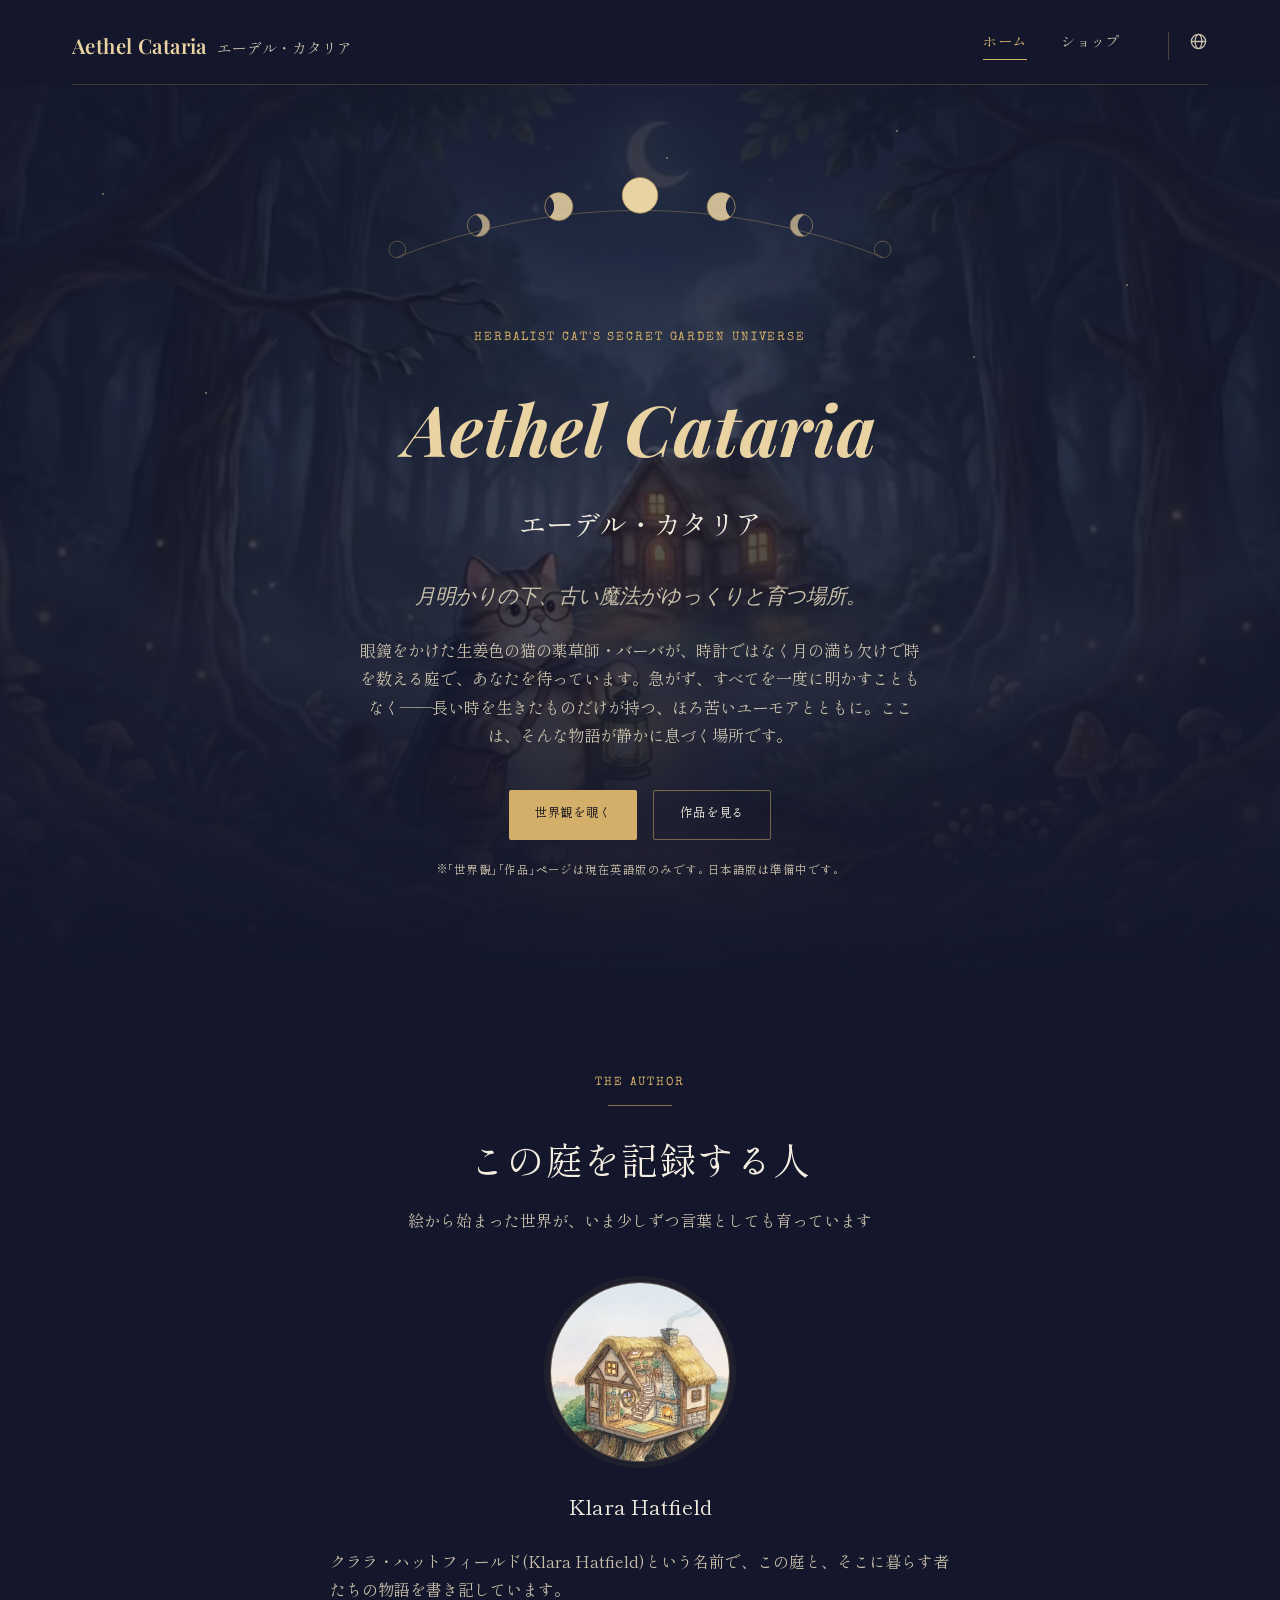
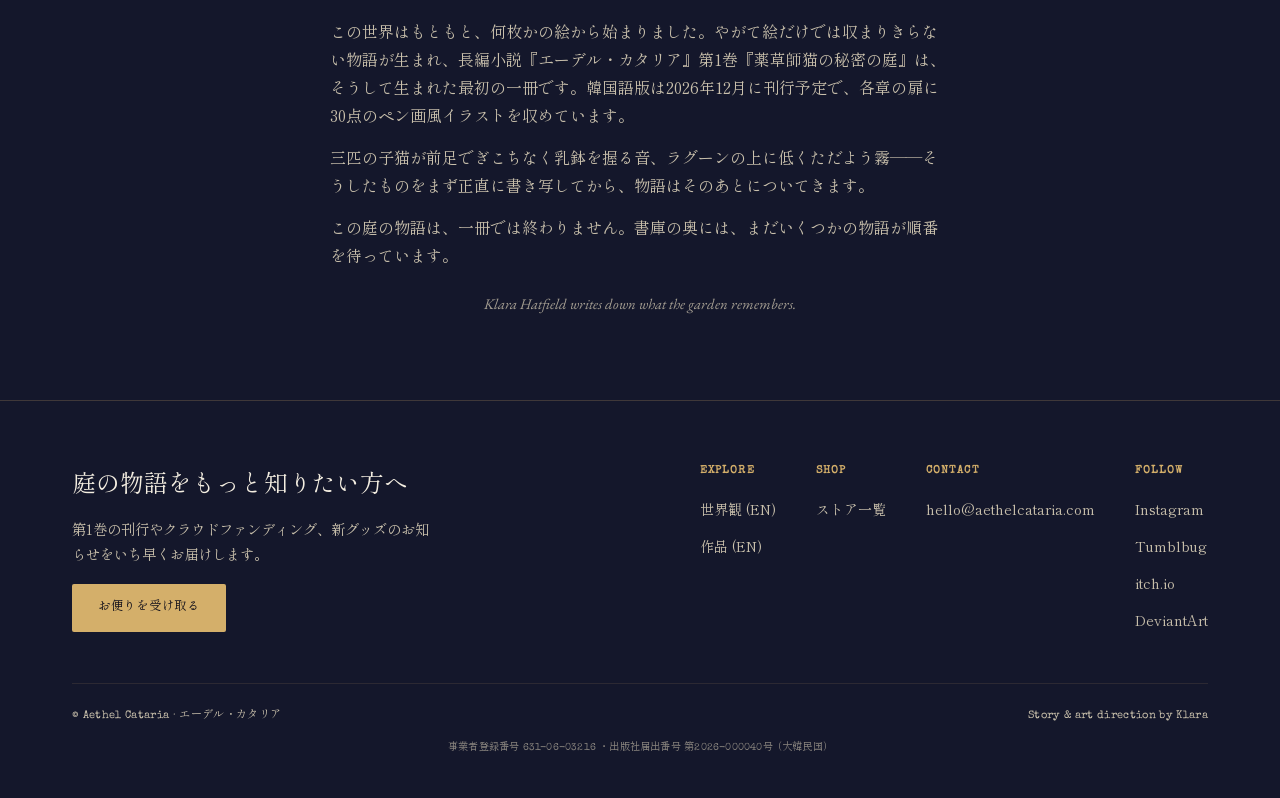
<file: jp/index.html>
<!doctype html>
<html lang="ja">
<head>
<meta charset="UTF-8">
<meta name="viewport" content="width=device-width, initial-scale=1">
<title>Aethel Cataria ― ダーク・コージーファンタジー</title>
<meta name="description" content="Aethel Cataria(エーデル・カタリア) ― 三百年、月の満ち欠けで時を数える庭を守る、生姜色の猫の薬草師バーバ。ダークで居心地のいいファンタジー世界を、ゲームやアートを通じてお届けします。※日本語版は準備中です。">
<meta property="og:type" content="website">
<meta property="og:site_name" content="Aethel Cataria · 에델 카타리아">
<meta property="og:locale" content="ja_JP">
<meta property="og:title" content="Aethel Cataria ― ダーク・コージーファンタジー">
<meta property="og:description" content="Aethel Cataria(エーデル・カタリア) ― 三百年、月の満ち欠けで時を数える庭を守る、生姜色の猫の薬草師バーバ。ダークで居心地のいいファンタジー世界を、ゲームやアートを通じてお届けします。※日本語版は準備中です。">
<meta property="og:url" content="https://aethelcataria.com/jp/">
<meta property="og:image" content="https://aethelcataria.com/assets/images/og-default.jpg">
<meta property="og:image:width" content="1200">
<meta property="og:image:height" content="630">
<meta name="twitter:card" content="summary_large_image">
<link rel="icon" href="../favicon.ico" sizes="any">
<link rel="icon" type="image/png" sizes="32x32" href="../favicon-32.png">
<link rel="apple-touch-icon" href="../apple-touch-icon.png">
<link rel="alternate" hreflang="ko" href="https://aethelcataria.com/index.html">
<link rel="alternate" hreflang="en" href="https://aethelcataria.com/en/index.html">
<link rel="alternate" hreflang="ja" href="https://aethelcataria.com/jp/index.html">
<link rel="stylesheet" href="../assets/style.css?v=20261107b">
</head>
<body>

<!-- ============ icon sprite (hidden) ============ -->
<svg width="0" height="0" style="position:absolute" aria-hidden="true">
<defs>

<symbol id="icon-quill" viewBox="0 0 64 64" fill="none" stroke="currentColor" stroke-width="2" stroke-linejoin="round" stroke-linecap="round">
  <path d="M46 10 C31 18 20 33 15 52 L22 49 C29 32 39 20 50 14 Z"/>
  <line x1="15" y1="52" x2="9" y2="59"/>
</symbol>

</defs>
</svg>

<header class="site-header">
  <div class="wrap">
    <a href="index.html" class="brand-mark">
      <span class="en">Aethel&nbsp;Cataria</span>
      <span class="kr">エーデル・カタリア</span>
    </a>
    <nav class="site-nav" aria-label="メインメニュー">
      <a href="index.html" aria-current="page">ホーム</a>
      <a href="../en/shop.html">ショップ</a>
      <details class="lang-switch-wrap">
        <summary aria-label="言語選択"><svg viewBox="0 0 24 24" fill="none" stroke="currentColor" stroke-width="1.6" stroke-linecap="round" stroke-linejoin="round" aria-hidden="true"><circle cx="12" cy="12" r="9"/><ellipse cx="12" cy="12" rx="4.2" ry="9"/><line x1="3" y1="12" x2="21" y2="12"/></svg></summary>
        <div class="lang-menu">
          <a href="../index.html" lang="ko" hreflang="ko">한국어</a>
          <a href="../en/index.html" lang="en" hreflang="en">EN</a>
        </div>
      </details>
    </nav>
  </div>
</header>

<main>

  <section class="hero">
    <div class="hero-video" aria-hidden="true" style="position:absolute;inset:0;z-index:0;overflow:hidden;pointer-events:none">
      <video autoplay muted loop playsinline disablepictureinpicture disableremoteplayback preload="metadata" style="width:100%;height:100%;object-fit:cover" poster="../assets/video/hero-forest-poster.jpg">
        <source src="../assets/video/hero-forest-sm.mp4" type="video/mp4" media="(max-width: 700px)">
        <source src="../assets/video/hero-forest-sm.webm" type="video/webm" media="(max-width: 700px)">
        <source src="../assets/video/hero-forest.mp4" type="video/mp4">
        <source src="../assets/video/hero-forest.webm" type="video/webm">
      </video>
    </div>
    <div class="stars" aria-hidden="true">
      <span style="top:12%;left:8%"></span>
      <span style="top:22%;left:88%"></span>
      <span style="top:8%;left:52%"></span>
      <span style="top:34%;left:16%"></span>
      <span style="top:30%;left:76%"></span>
      <span style="top:5%;left:70%"></span>
    </div>

    <svg class="moon-arc" viewBox="0 0 600 130" aria-hidden="true">
      <path d="M40,90 Q300,-10 560,90" fill="none" stroke="#D4AF6A" stroke-width="1" opacity=".35"/>
      <g opacity=".45"><mask id="mm0"><circle cx="40" cy="82" r="9" fill="#fff"/><circle cx="40" cy="82" r="9" fill="#000"/></mask>
        <circle cx="40" cy="82" r="9" fill="#E9D3A3" mask="url(#mm0)"/><circle cx="40" cy="82" r="9" fill="none" stroke="#D4AF6A" stroke-width="1" opacity=".8"/></g>
      <g opacity=".68"><mask id="mm1"><circle cx="127" cy="56" r="12" fill="#fff"/><circle cx="119" cy="56" r="12" fill="#000"/></mask>
        <circle cx="127" cy="56" r="12" fill="#E9D3A3" mask="url(#mm1)"/><circle cx="127" cy="56" r="12" fill="none" stroke="#D4AF6A" stroke-width="1" opacity=".8"/></g>
      <g opacity=".86"><mask id="mm2"><circle cx="213" cy="36" r="15" fill="#fff"/><circle cx="193" cy="36" r="15" fill="#000"/></mask>
        <circle cx="213" cy="36" r="15" fill="#E9D3A3" mask="url(#mm2)"/><circle cx="213" cy="36" r="15" fill="none" stroke="#D4AF6A" stroke-width="1" opacity=".8"/></g>
      <g opacity="1"><mask id="mm3"><circle cx="300" cy="24" r="19" fill="#fff"/><circle cx="262" cy="24" r="19" fill="#000"/></mask>
        <circle cx="300" cy="24" r="19" fill="#E9D3A3" mask="url(#mm3)"/><circle cx="300" cy="24" r="19" fill="none" stroke="#D4AF6A" stroke-width="1" opacity=".8"/></g>
      <g opacity=".86"><mask id="mm4"><circle cx="387" cy="36" r="15" fill="#fff"/><circle cx="407" cy="36" r="15" fill="#000"/></mask>
        <circle cx="387" cy="36" r="15" fill="#E9D3A3" mask="url(#mm4)"/><circle cx="387" cy="36" r="15" fill="none" stroke="#D4AF6A" stroke-width="1" opacity=".8"/></g>
      <g opacity=".68"><mask id="mm5"><circle cx="473" cy="56" r="12" fill="#fff"/><circle cx="481" cy="56" r="12" fill="#000"/></mask>
        <circle cx="473" cy="56" r="12" fill="#E9D3A3" mask="url(#mm5)"/><circle cx="473" cy="56" r="12" fill="none" stroke="#D4AF6A" stroke-width="1" opacity=".8"/></g>
      <g opacity=".45"><mask id="mm6"><circle cx="560" cy="82" r="9" fill="#fff"/><circle cx="560" cy="82" r="9" fill="#000"/></mask>
        <circle cx="560" cy="82" r="9" fill="#E9D3A3" mask="url(#mm6)"/><circle cx="560" cy="82" r="9" fill="none" stroke="#D4AF6A" stroke-width="1" opacity=".8"/></g>
    </svg>

    <p class="hero-eyebrow">Herbalist Cat's Secret Garden Universe</p>
    <h1>Aethel&nbsp;Cataria</h1>
    <p class="kr-title">エーデル・カタリア</p>
    <p class="tagline">月明かりの下、古い魔法がゆっくりと育つ場所。</p>
    <p class="lede">眼鏡をかけた生姜色の猫の薬草師・バーバが、時計ではなく月の満ち欠けで時を数える庭で、あなたを待っています。急がず、すべてを一度に明かすこともなく――長い時を生きたものだけが持つ、ほろ苦いユーモアとともに。ここは、そんな物語が静かに息づく場所です。</p>
    <div class="hero-actions">
      <a class="btn btn-gold" href="../en/world.html">世界観を覗く</a>
      <a class="btn btn-outline" href="../en/works.html">作品を見る</a>
    </div>
    <p class="rail-note" style="margin-top:22px">※「世界観」「作品」ページは現在英語版のみです。日本語版は準備中です。</p>
  </section>

  <section class="section" id="author">
    <div class="section-head">
      <p class="eyebrow">The Author</p>
      <div class="rule"></div>
      <h2>この庭を記録する人</h2>
      <p>絵から始まった世界が、いま少しずつ言葉としても育っています</p>
    </div>

    <div class="author">
      <img class="author-art" width="180" height="180" style="width:180px;height:180px;border-radius:50%;object-fit:cover" src="../assets/images/author-cottage.jpg" alt="作者が描いた表紙のコテージ" loading="lazy">
      <h3>Klara Hatfield</h3>
      <p>クララ・ハットフィールド(Klara Hatfield)という名前で、この庭と、そこに暮らす者たちの物語を書き記しています。</p>
      <p>この世界はもともと、何枚かの絵から始まりました。やがて絵だけでは収まりきらない物語が生まれ、長編小説『エーデル・カタリア』第1巻『薬草師猫の秘密の庭』は、そうして生まれた最初の一冊です。韓国語版は2026年12月に刊行予定で、各章の扉に30点のペン画風イラストを収めています。</p>
      <p>三匹の子猫が前足でぎこちなく乳鉢を握る音、ラグーンの上に低くただよう霧――そうしたものをまず正直に書き写してから、物語はそのあとについてきます。</p>
      <p>この庭の物語は、一冊では終わりません。書庫の奥には、まだいくつかの物語が順番を待っています。</p>
      <span class="author-en">Klara Hatfield writes down what the garden remembers.</span>
    </div>
  </section>


</main>

<footer class="site-footer" id="contact">
  <div class="footer-inner">
    <div class="footer-cta">
      <h2>庭の物語をもっと知りたい方へ</h2>
      <p class="footer-sub">第1巻の刊行やクラウドファンディング、新グッズのお知らせをいち早くお届けします。</p>
      <a class="btn btn-gold" href="https://page.stibee.com/subscriptions/526377" target="_blank" rel="noopener">お便りを受け取る</a>
    </div>
    <div class="footer-links">
      <div class="footer-col">
        <h5>Explore</h5>
        <ul>
          <li><a href="../en/world.html">世界観 (EN)</a></li>
          <li><a href="../en/works.html">作品 (EN)</a></li>
        </ul>
      </div>
      <div class="footer-col">
        <h5>Shop</h5>
        <ul>
          <li><a href="../en/shop.html">ストア一覧</a></li>
        </ul>
      </div>
      <div class="footer-col">
        <h5>Contact</h5>
        <ul>
          <li><a href="mailto:hello@aethelcataria.com">hello@aethelcataria.com</a></li>
        </ul>
      </div>
      <div class="footer-col">
        <h5>Follow</h5>
        <ul>
          <li><a href="https://www.instagram.com/aethel.cataria/" target="_blank" rel="noopener">Instagram</a></li>
          <li><a href="https://tumblbug.com/u/herbalist-cat-garden" target="_blank" rel="noopener">Tumblbug</a></li>
          <li><a href="https://klarahatfield.itch.io/herbalist-cat-garden" target="_blank" rel="noopener">itch.io</a></li>
          <li><a href="https://www.deviantart.com/klarahatfield/" target="_blank" rel="noopener">DeviantArt</a></li>
        </ul>
      </div>
    </div>
  </div>
  <div class="footer-base">
    <span>© Aethel Cataria · エーデル・カタリア</span>
    <span>Story &amp; art direction by Klara</span>
  </div>
  <div class="footer-legal">事業者登録番号 631-06-03216 ・出版社届出番号 第2026-000040号（大韓民国）</div>
</footer>

<script data-goatcounter="https://aethelcataria.goatcounter.com/count"
        async src="//gc.zgo.at/count.js"></script>

</body>
</html>
</file>
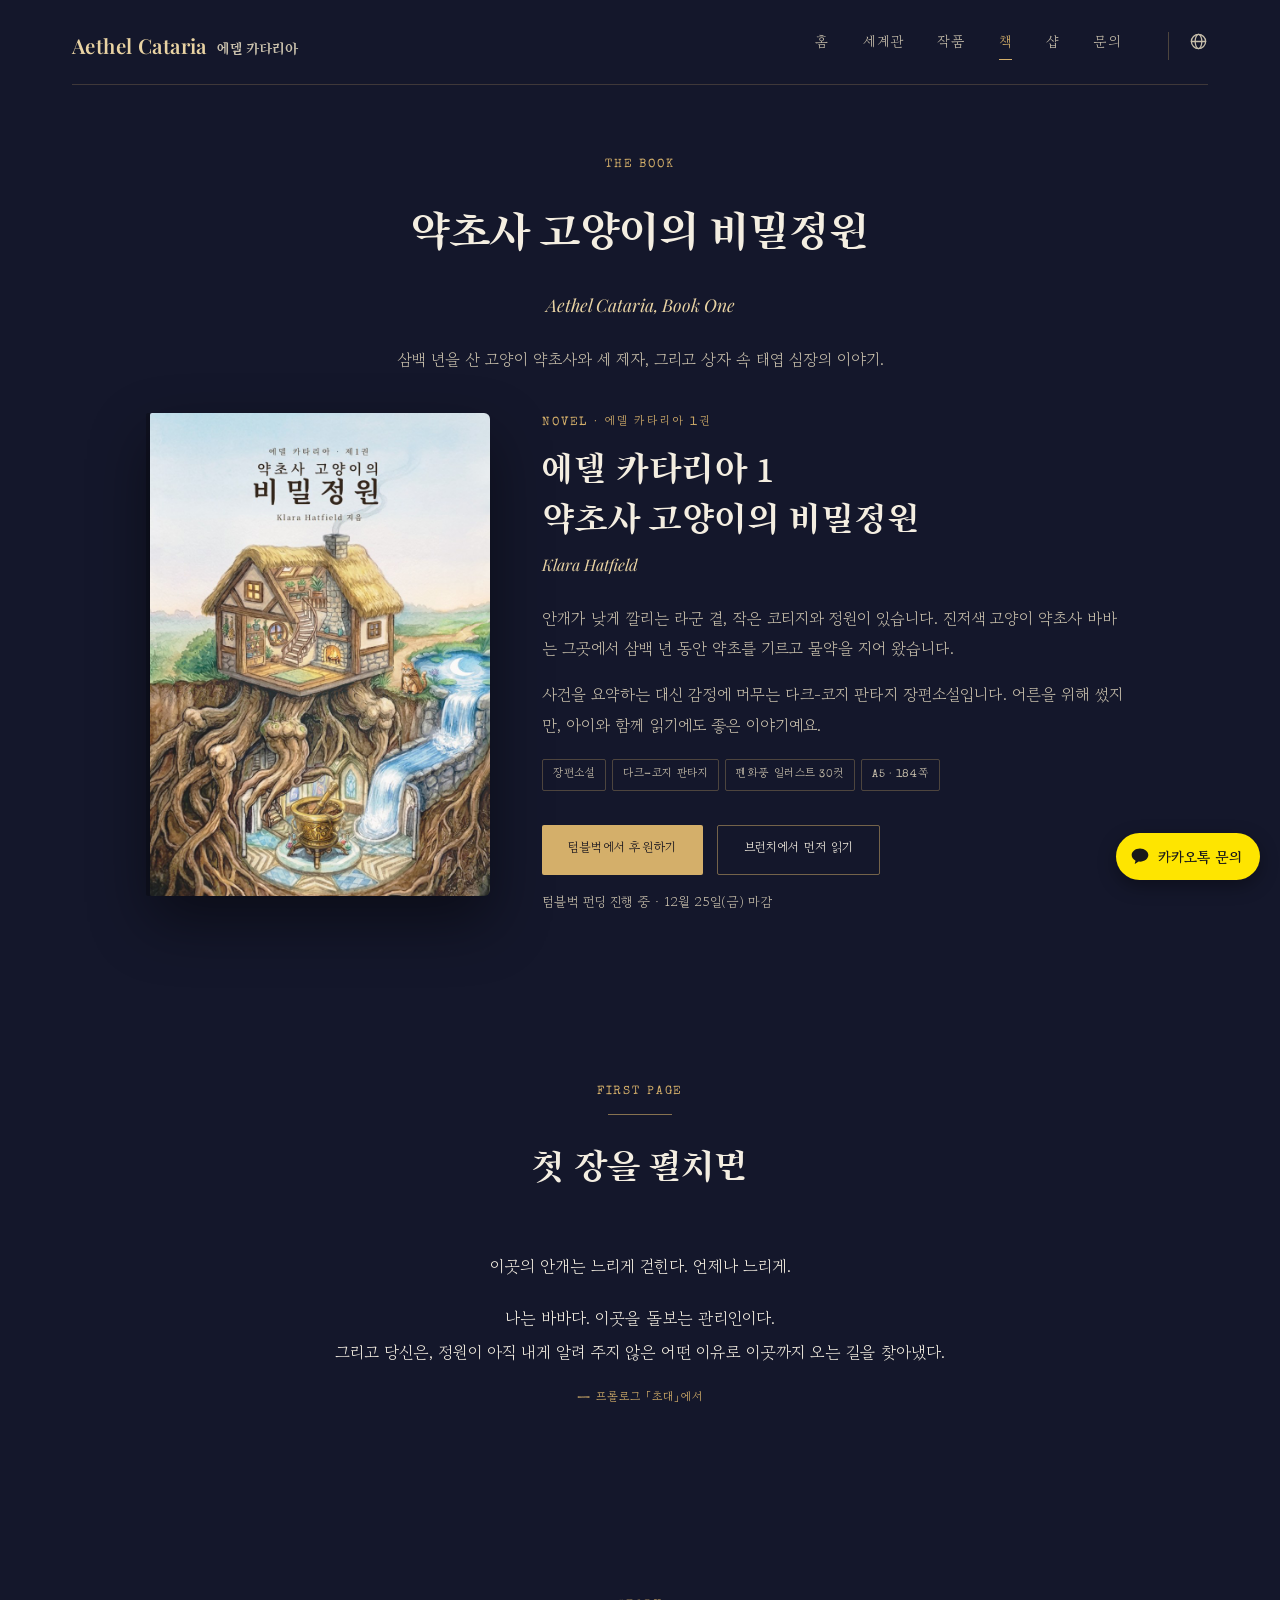
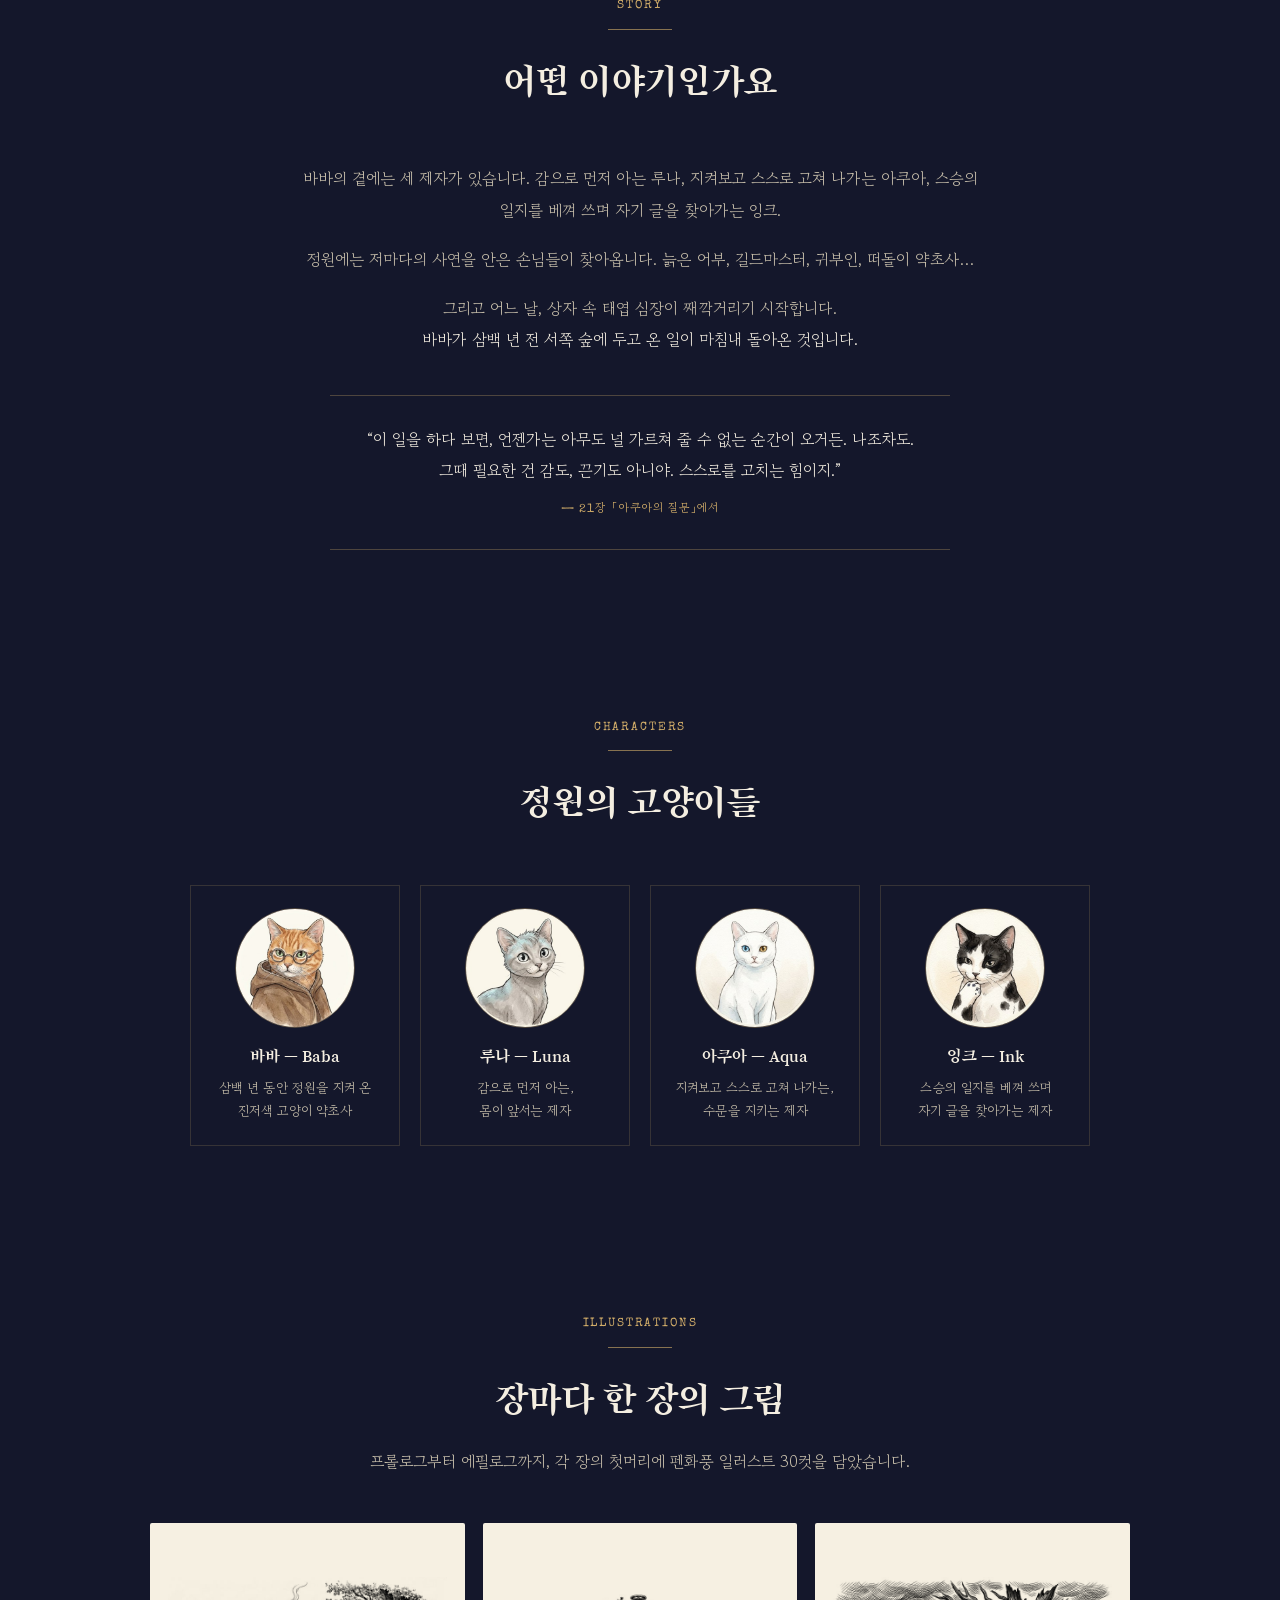
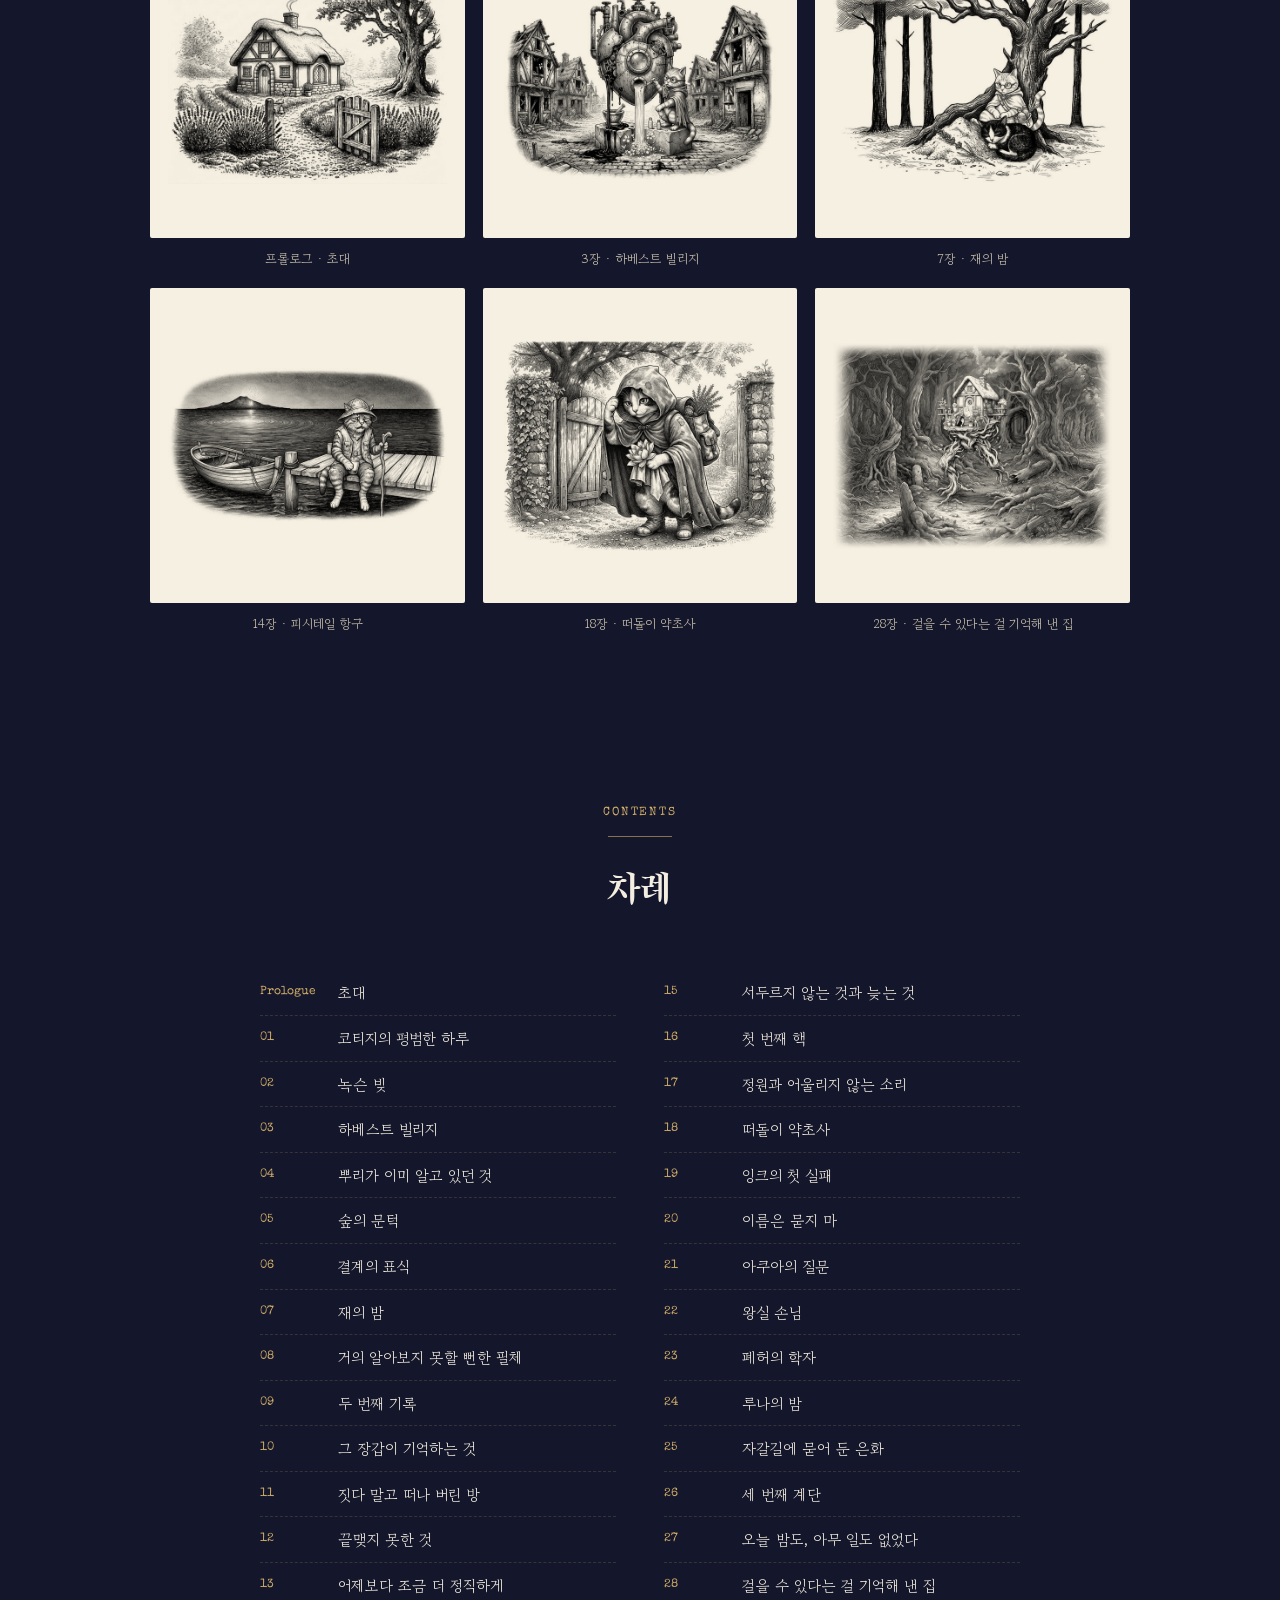
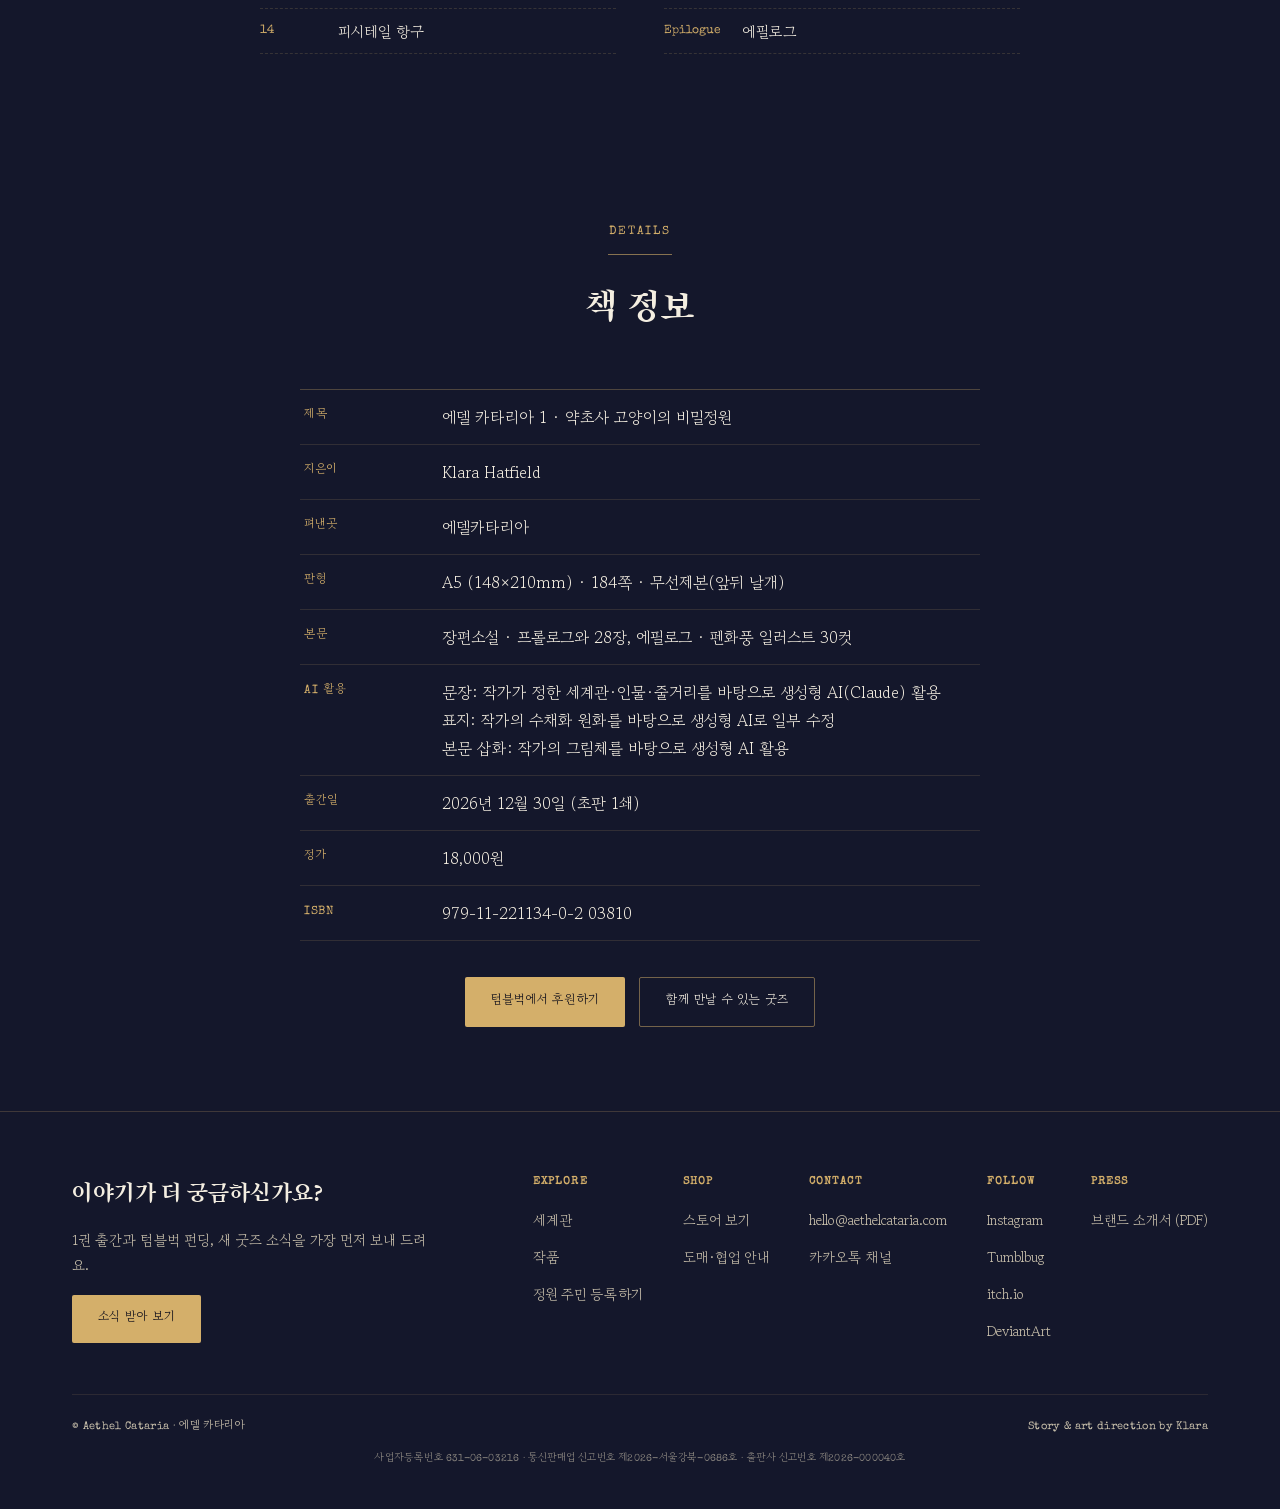
<file: book.html>
<!doctype html>
<html lang="ko">
<head>
<meta charset="UTF-8">
<meta name="viewport" content="width=device-width, initial-scale=1">
<title>약초사 고양이의 비밀정원 · 에델 카타리아 1권 · Aethel Cataria</title>
<meta name="description" content="삼백 년 동안 정원을 돌봐 온 고양이 약초사 바바와 세 제자의 이야기. 펜화풍 일러스트 30컷을 담은 다크-코지 판타지 장편소설 『에델 카타리아 1 · 약초사 고양이의 비밀정원』.">
<meta property="og:type" content="website">
<meta property="og:site_name" content="Aethel Cataria · 에델 카타리아">
<meta property="og:locale" content="ko_KR">
<meta property="og:title" content="약초사 고양이의 비밀정원 · 에델 카타리아 1권 · Aethel Cataria">
<meta property="og:description" content="삼백 년 동안 정원을 돌봐 온 고양이 약초사 바바와 세 제자의 이야기. 펜화풍 일러스트 30컷을 담은 다크-코지 판타지 장편소설 『에델 카타리아 1 · 약초사 고양이의 비밀정원』.">
<meta property="og:url" content="https://aethelcataria.com/book.html">
<meta property="og:image" content="https://aethelcataria.com/assets/images/og-default.jpg">
<meta property="og:image:width" content="1200">
<meta property="og:image:height" content="630">
<meta name="twitter:card" content="summary_large_image">
<link rel="icon" href="favicon.ico" sizes="any">
<link rel="icon" type="image/png" sizes="32x32" href="favicon-32.png">
<link rel="apple-touch-icon" href="apple-touch-icon.png">
<link rel="canonical" href="https://aethelcataria.com/book.html">
<link rel="stylesheet" href="assets/style.css?v=20261107b">
<style>
  .book-top{ max-width: 980px; margin: 0 auto; display: grid; grid-template-columns: minmax(220px, 340px) 1fr; gap: 52px; align-items: start; }
  .book-cover img{ width: 100%; display: block; border-radius: 2px 6px 6px 2px; box-shadow: -4px 0 0 rgba(0,0,0,.25), 0 26px 60px rgba(0,0,0,.45); }
  .book-info .kicker{ font-family: var(--font-mono); font-size: .72rem; letter-spacing: .16em; text-transform: uppercase; color: var(--gold); margin: 0 0 12px; }
  .book-info h2{ font-family: var(--font-display-kr); font-weight: 400; font-size: clamp(1.7rem, 3.4vw, 2.3rem); color: var(--parchment); margin: 0 0 6px; line-height: 1.35; }
  .book-info .sub{ font-family: var(--font-display-en); font-style: italic; color: var(--gold-soft); margin: 0 0 24px; }
  .book-info p.body{ color: var(--parchment-dim); line-height: 1.9; margin: 0 0 16px; }
  .book-info .tag{ display: inline-block; font-family: var(--font-mono); font-size: .7rem; letter-spacing: .05em; color: var(--parchment-dim); border: 1px solid rgba(212,175,106,.3); border-radius: 2px; padding: 5px 10px; margin: 0 6px 8px 0; }
  .book-cta{ display: flex; gap: 14px; flex-wrap: wrap; margin-top: 26px; }
  .book-cta .note{ width: 100%; font-size: .82rem; color: var(--parchment-dim); margin: 2px 0 0; }
  .excerpt{ max-width: 680px; margin: 0 auto; text-align: center; font-family: var(--font-body-kr); color: var(--parchment); line-height: 2.05; font-size: 1.04rem; }
  .excerpt p{ margin: 0 0 18px; }
  .excerpt .src{ font-family: var(--font-mono); font-size: .72rem; color: var(--gold); letter-spacing: .08em; }
  .story{ max-width: 680px; margin: 0 auto; color: var(--parchment-dim); line-height: 1.95; text-align: center; }
  .story p{ margin: 0 0 18px; }
  .story strong{ color: var(--parchment); font-weight: 400; }
  .quote{ max-width: 620px; margin: 40px auto 0; padding: 28px 30px; border-top: 1px solid rgba(212,175,106,.3); border-bottom: 1px solid rgba(212,175,106,.3); text-align: center; font-family: var(--font-body-kr); color: var(--parchment); line-height: 1.95; }
  .quote cite{ display: block; margin-top: 12px; font-style: normal; font-family: var(--font-mono); font-size: .72rem; color: var(--gold); letter-spacing: .06em; }
  .il-grid{ max-width: 980px; margin: 0 auto; display: grid; grid-template-columns: repeat(3, 1fr); gap: 18px; }
  .il-grid figure{ margin: 0; }
  .il-grid .il{ background: #F6F0E2; aspect-ratio: 1 / 1; display: flex; align-items: center; justify-content: center; padding: 18px; border-radius: 2px; }
  .il-grid .il img{ max-width: 100%; max-height: 100%; mix-blend-mode: multiply; }
  .il-grid figcaption{ font-size: .8rem; color: var(--parchment-dim); text-align: center; margin-top: 10px; }
  .toc{ max-width: 760px; margin: 0 auto; list-style: none; padding: 0; columns: 2; column-gap: 48px; }
  .toc li{ break-inside: avoid; display: flex; gap: 14px; padding: 9px 0; border-bottom: 1px dashed rgba(212,175,106,.18); color: var(--parchment); font-size: .95rem; }
  .toc .n{ font-family: var(--font-mono); font-size: .72rem; color: var(--gold); min-width: 64px; padding-top: 3px; }
  .spec{ max-width: 680px; margin: 0 auto; border-top: 1px solid rgba(212,175,106,.3); }
  .spec div{ display: grid; grid-template-columns: 120px 1fr; gap: 18px; padding: 13px 4px; border-bottom: 1px solid rgba(212,175,106,.15); }
  .spec dt{ font-family: var(--font-mono); font-size: .74rem; letter-spacing: .06em; color: var(--gold); padding-top: 3px; }
  .spec dd{ margin: 0; color: var(--parchment); }
  .book-chars{ max-width: 900px; margin: 0 auto; grid-template-columns: repeat(4, 1fr); }
  @media (max-width: 860px){ .book-chars{ grid-template-columns: repeat(2, 1fr); } }
  @media (max-width: 560px){ .book-chars{ grid-template-columns: 1fr; } }
  .page-hero h1, .book-info h2, .story, .excerpt, .quote{ word-break: keep-all; }
  @media (max-width: 760px){
    .book-top{ grid-template-columns: 1fr; gap: 34px; }
    .book-cover{ max-width: 260px; margin: 0 auto; }
    .il-grid{ grid-template-columns: repeat(2, 1fr); gap: 12px; }
    .toc{ columns: 1; }
    .spec div{ grid-template-columns: 92px 1fr; }
  }
</style>
</head>
<body>
<header class="site-header">
  <div class="wrap">
    <a href="index.html" class="brand-mark">
      <span class="en">Aethel&nbsp;Cataria</span>
      <span class="kr">에델 카타리아</span>
    </a>
    <nav class="site-nav" aria-label="주요 메뉴">
      <a href="index.html">홈</a>
      <a href="world.html">세계관</a>
      <a href="works.html">작품</a>
      <a href="book.html" aria-current="page">책</a>
      <a href="shop.html">샵</a>
      <a href="mailto:hello@aethelcataria.com?subject=%5B%EC%97%90%EB%8D%B8%EC%B9%B4%ED%83%80%EB%A6%AC%EC%95%84%5D%20%EB%AC%B8%EC%9D%98%EB%93%9C%EB%A6%BD%EB%8B%88%EB%8B%A4">문의</a>
      <details class="lang-switch-wrap">
        <summary aria-label="언어 선택"><svg viewBox="0 0 24 24" fill="none" stroke="currentColor" stroke-width="1.6" stroke-linecap="round" stroke-linejoin="round" aria-hidden="true"><circle cx="12" cy="12" r="9"/><ellipse cx="12" cy="12" rx="4.2" ry="9"/><line x1="3" y1="12" x2="21" y2="12"/></svg></summary>
        <div class="lang-menu">
          <a href="en/works.html#novella" lang="en" hreflang="en">EN</a>
        </div>
      </details>
    </nav>
  </div>
</header>

<main>

  <section class="page-hero">
    <p class="eyebrow">The Book</p>
    <h1>약초사 고양이의 비밀정원</h1>
    <p class="en">Aethel Cataria, Book One</p>
    <p class="desc">삼백 년을 산 고양이 약초사와 세 제자, 그리고 상자 속 태엽 심장의 이야기.</p>
  </section>

  <section class="section" style="padding-top:30px">
    <div class="book-top">
      <div class="book-cover"><img src="assets/images/work-novel-cover.jpg" alt="『에델 카타리아 1 · 약초사 고양이의 비밀정원』 표지"></div>
      <div class="book-info">
        <p class="kicker">Novel · 에델 카타리아 1권</p>
        <h2>에델 카타리아 1<br>약초사 고양이의 비밀정원</h2>
        <p class="sub">Klara Hatfield</p>
        <p class="body">안개가 낮게 깔리는 라군 곁, 작은 코티지와 정원이 있습니다. 진저색 고양이 약초사 바바는 그곳에서 삼백 년 동안 약초를 기르고 물약을 지어 왔습니다.</p>
        <p class="body">사건을 요약하는 대신 감정에 머무는 다크-코지 판타지 장편소설입니다. 어른을 위해 썼지만, 아이와 함께 읽기에도 좋은 이야기예요.</p>
        <p>
          <span class="tag">장편소설</span><span class="tag">다크-코지 판타지</span><span class="tag">펜화풍 일러스트 30컷</span><span class="tag">A5 · 184쪽</span>
        </p>
        <div class="book-cta">
          <a class="btn btn-gold" href="https://tum.bg/da9RQI" target="_blank" rel="noopener" data-live="텀블벅에서 후원하기" data-ended="텀블벅 프로젝트 보기">텀블벅에서 알림 신청하기</a>
          <a class="btn btn-outline" href="https://brunch.co.kr/@aethelcataria" target="_blank" rel="noopener">브런치에서 먼저 읽기</a>
          <p class="note" data-live="텀블벅 펀딩 진행 중 · 12월 25일(금) 마감" data-ended="2026년 12월 30일 출간 · 판매처는 곧 안내해 드릴게요">텀블벅 공개예정 · 11월 20일(금) 오후 6시 오픈</p>
        </div>
      </div>
    </div>
  </section>

  <section class="section">
    <div class="section-head">
      <p class="eyebrow">First Page</p>
      <div class="rule"></div>
      <h2>첫 장을 펼치면</h2>
    </div>
    <div class="excerpt">
      <p>이곳의 안개는 느리게 걷힌다. 언제나 느리게.</p>
      <p>나는 바바다. 이곳을 돌보는 관리인이다.<br>그리고 당신은, 정원이 아직 내게 알려 주지 않은 어떤 이유로 이곳까지 오는 길을 찾아냈다.</p>
      <p class="src">— 프롤로그 「초대」에서</p>
    </div>
  </section>

  <section class="section">
    <div class="section-head">
      <p class="eyebrow">Story</p>
      <div class="rule"></div>
      <h2>어떤 이야기인가요</h2>
    </div>
    <div class="story">
      <p>바바의 곁에는 세 제자가 있습니다. 감으로 먼저 아는 루나, 지켜보고 스스로 고쳐 나가는 아쿠아, 스승의 일지를 베껴 쓰며 자기 글을 찾아가는 잉크.</p>
      <p>정원에는 저마다의 사연을 안은 손님들이 찾아옵니다. 늙은 어부, 길드마스터, 귀부인, 떠돌이 약초사…</p>
      <p>그리고 어느 날, 상자 속 태엽 심장이 째깍거리기 시작합니다.<br><strong>바바가 삼백 년 전 서쪽 숲에 두고 온 일이 마침내 돌아온 것입니다.</strong></p>
    </div>
    <div class="quote">
      “이 일을 하다 보면, 언젠가는 아무도 널 가르쳐 줄 수 없는 순간이 오거든. 나조차도.<br>그때 필요한 건 감도, 끈기도 아니야. 스스로를 고치는 힘이지.”
      <cite>— 21장 「아쿠아의 질문」에서</cite>
    </div>
  </section>

  <section class="section">
    <div class="section-head">
      <p class="eyebrow">Characters</p>
      <div class="rule"></div>
      <h2>정원의 고양이들</h2>
    </div>
    <div class="apprentices book-chars">
      <div class="apprentice">
        <img class="portrait" src="assets/images/characters/baba.jpg" alt="안경을 쓴 진저색 고양이 약초사 바바" loading="lazy">
        <h4>바바 — Baba</h4>
        <p>삼백 년 동안 정원을 지켜 온<br>진저색 고양이 약초사</p>
      </div>
      <div class="apprentice">
        <img class="portrait" src="assets/images/characters/luna.jpg" alt="고양이 루나" loading="lazy">
        <h4>루나 — Luna</h4>
        <p>감으로 먼저 아는,<br>몸이 앞서는 제자</p>
      </div>
      <div class="apprentice">
        <img class="portrait" src="assets/images/characters/aqua.jpg" alt="고양이 아쿠아" loading="lazy">
        <h4>아쿠아 — Aqua</h4>
        <p>지켜보고 스스로 고쳐 나가는,<br>수문을 지키는 제자</p>
      </div>
      <div class="apprentice">
        <img class="portrait" src="assets/images/characters/ink.jpg" alt="고양이 잉크" loading="lazy">
        <h4>잉크 — Ink</h4>
        <p>스승의 일지를 베껴 쓰며<br>자기 글을 찾아가는 제자</p>
      </div>
    </div>
  </section>

  <section class="section">
    <div class="section-head">
      <p class="eyebrow">Illustrations</p>
      <div class="rule"></div>
      <h2>장마다 한 장의 그림</h2>
      <p>프롤로그부터 에필로그까지, 각 장의 첫머리에 펜화풍 일러스트 30컷을 담았습니다.</p>
    </div>
    <div class="il-grid">
        <figure><div class="il"><img src="assets/images/book/il-prologue.jpg" alt="프롤로그 · 초대 장 첫머리 펜화풍 일러스트" loading="lazy"></div><figcaption>프롤로그 · 초대</figcaption></figure>
        <figure><div class="il"><img src="assets/images/book/il-03.jpg" alt="3장 · 하베스트 빌리지 장 첫머리 펜화풍 일러스트" loading="lazy"></div><figcaption>3장 · 하베스트 빌리지</figcaption></figure>
        <figure><div class="il"><img src="assets/images/book/il-07.jpg" alt="7장 · 재의 밤 장 첫머리 펜화풍 일러스트" loading="lazy"></div><figcaption>7장 · 재의 밤</figcaption></figure>
        <figure><div class="il"><img src="assets/images/book/il-14.jpg" alt="14장 · 피시테일 항구 장 첫머리 펜화풍 일러스트" loading="lazy"></div><figcaption>14장 · 피시테일 항구</figcaption></figure>
        <figure><div class="il"><img src="assets/images/book/il-18.jpg" alt="18장 · 떠돌이 약초사 장 첫머리 펜화풍 일러스트" loading="lazy"></div><figcaption>18장 · 떠돌이 약초사</figcaption></figure>
        <figure><div class="il"><img src="assets/images/book/il-28.jpg" alt="28장 · 걸을 수 있다는 걸 기억해 낸 집 장 첫머리 펜화풍 일러스트" loading="lazy"></div><figcaption>28장 · 걸을 수 있다는 걸 기억해 낸 집</figcaption></figure>
    </div>
  </section>

  <section class="section">
    <div class="section-head">
      <p class="eyebrow">Contents</p>
      <div class="rule"></div>
      <h2>차례</h2>
    </div>
    <ol class="toc">
        <li><span class="n">Prologue</span><span class="t">초대</span></li>
        <li><span class="n">01</span><span class="t">코티지의 평범한 하루</span></li>
        <li><span class="n">02</span><span class="t">녹슨 빚</span></li>
        <li><span class="n">03</span><span class="t">하베스트 빌리지</span></li>
        <li><span class="n">04</span><span class="t">뿌리가 이미 알고 있던 것</span></li>
        <li><span class="n">05</span><span class="t">숲의 문턱</span></li>
        <li><span class="n">06</span><span class="t">결계의 표식</span></li>
        <li><span class="n">07</span><span class="t">재의 밤</span></li>
        <li><span class="n">08</span><span class="t">거의 알아보지 못할 뻔한 필체</span></li>
        <li><span class="n">09</span><span class="t">두 번째 기록</span></li>
        <li><span class="n">10</span><span class="t">그 장갑이 기억하는 것</span></li>
        <li><span class="n">11</span><span class="t">짓다 말고 떠나 버린 방</span></li>
        <li><span class="n">12</span><span class="t">끝맺지 못한 것</span></li>
        <li><span class="n">13</span><span class="t">어제보다 조금 더 정직하게</span></li>
        <li><span class="n">14</span><span class="t">피시테일 항구</span></li>
        <li><span class="n">15</span><span class="t">서두르지 않는 것과 늦는 것</span></li>
        <li><span class="n">16</span><span class="t">첫 번째 핵</span></li>
        <li><span class="n">17</span><span class="t">정원과 어울리지 않는 소리</span></li>
        <li><span class="n">18</span><span class="t">떠돌이 약초사</span></li>
        <li><span class="n">19</span><span class="t">잉크의 첫 실패</span></li>
        <li><span class="n">20</span><span class="t">이름은 묻지 마</span></li>
        <li><span class="n">21</span><span class="t">아쿠아의 질문</span></li>
        <li><span class="n">22</span><span class="t">왕실 손님</span></li>
        <li><span class="n">23</span><span class="t">폐허의 학자</span></li>
        <li><span class="n">24</span><span class="t">루나의 밤</span></li>
        <li><span class="n">25</span><span class="t">자갈길에 묻어 둔 은화</span></li>
        <li><span class="n">26</span><span class="t">세 번째 계단</span></li>
        <li><span class="n">27</span><span class="t">오늘 밤도, 아무 일도 없었다</span></li>
        <li><span class="n">28</span><span class="t">걸을 수 있다는 걸 기억해 낸 집</span></li>
        <li><span class="n">Epilogue</span><span class="t">에필로그</span></li>
    </ol>
  </section>

  <section class="section">
    <div class="section-head">
      <p class="eyebrow">Details</p>
      <div class="rule"></div>
      <h2>책 정보</h2>
    </div>
    <dl class="spec">
      <div><dt>제목</dt><dd>에델 카타리아 1 · 약초사 고양이의 비밀정원</dd></div>
      <div><dt>지은이</dt><dd>Klara Hatfield</dd></div>
      <div><dt>펴낸곳</dt><dd>에델카타리아</dd></div>
      <div><dt>판형</dt><dd>A5 (148×210mm) · 184쪽 · 무선제본(앞뒤 날개)</dd></div>
      <div><dt>본문</dt><dd>장편소설 · 프롤로그와 28장, 에필로그 · 펜화풍 일러스트 30컷</dd></div>
      <div><dt>AI 활용</dt><dd>문장: 작가가 정한 세계관·인물·줄거리를 바탕으로 생성형 AI(Claude) 활용<br>표지: 작가의 수채화 원화를 바탕으로 생성형 AI로 일부 수정<br>본문 삽화: 작가의 그림체를 바탕으로 생성형 AI 활용</dd></div>
      <div><dt>출간일</dt><dd>2026년 12월 30일 (초판 1쇄)</dd></div>
      <div><dt>정가</dt><dd>18,000원</dd></div>
      <div><dt>ISBN</dt><dd>979-11-221134-0-2 03810</dd></div>
    </dl>
    <div class="book-cta" style="justify-content:center;max-width:680px;margin:36px auto 0" data-hide-ended>
      <a class="btn btn-gold" href="https://tum.bg/da9RQI" target="_blank" rel="noopener" data-live="텀블벅에서 후원하기">텀블벅에서 알림 신청하기</a>
      <a class="btn btn-outline" href="shop.html">함께 만날 수 있는 굿즈</a>
    </div>
  </section>

</main>

<footer class="site-footer" id="contact">
  <div class="footer-inner">
    <div class="footer-cta">
      <h2>이야기가 더 궁금하신가요?</h2>
      <p class="footer-sub">1권 출간과 텀블벅 펀딩, 새 굿즈 소식을 가장 먼저 보내 드려요.</p>
      <a class="btn btn-gold" href="https://page.stibee.com/subscriptions/526377" target="_blank" rel="noopener">소식 받아 보기</a>
    </div>
    <div class="footer-links">
      <div class="footer-col">
        <h5>Explore</h5>
        <ul>
          <li><a href="world.html">세계관</a></li>
          <li><a href="works.html">작품</a></li>
          <li><a href="citizen.html">정원 주민 등록하기</a></li>
        </ul>
      </div>
      <div class="footer-col">
        <h5>Shop</h5>
        <ul>
          <li><a href="shop.html">스토어 보기</a></li>
          <li><a href="wholesale.html">도매·협업 안내</a></li>
        </ul>
      </div>
      <div class="footer-col">
        <h5>Contact</h5>
        <ul>
          <li><a href="mailto:hello@aethelcataria.com">hello@aethelcataria.com</a></li>
          <li><a href="https://pf.kakao.com/_YXvxaX" target="_blank" rel="noopener">카카오톡 채널</a></li>
        </ul>
      </div>
      <div class="footer-col">
        <h5>Follow</h5>
        <ul>
          <li><a href="https://www.instagram.com/aethel.cataria/" target="_blank" rel="noopener">Instagram</a></li>
          <li><a href="https://tumblbug.com/u/herbalist-cat-garden" target="_blank" rel="noopener">Tumblbug</a></li>
          <li><a href="https://klarahatfield.itch.io/herbalist-cat-garden" target="_blank" rel="noopener">itch.io</a></li>
          <li><a href="https://www.deviantart.com/klarahatfield/" target="_blank" rel="noopener">DeviantArt</a></li>
        </ul>
      </div>
      <div class="footer-col">
        <h5>Press</h5>
        <ul>
          <li><a href="assets/docs/aethelcataria-brand-intro.pdf" target="_blank" rel="noopener">브랜드 소개서 (PDF)</a></li>
        </ul>
      </div>
    </div>
  </div>
  <div class="footer-base">
    <span>© Aethel Cataria · 에델 카타리아</span>
    <span>Story &amp; art direction by Klara</span>
  </div>
  <div class="footer-legal">사업자등록번호 631-06-03216 · 통신판매업 신고번호 제2026-서울강북-0686호 · 출판사 신고번호 제2026-000040호</div>
</footer>

<script data-goatcounter="https://aethelcataria.goatcounter.com/count"
        async src="//gc.zgo.at/count.js"></script>

<script src="assets/funding-phase.js"></script>

<!-- 카카오톡 채널 채팅 버튼 -->
<a class="kakao-float" href="https://pf.kakao.com/_YXvxaX/chat" target="_blank" rel="noopener" aria-label="카카오톡 채널로 문의하기">
  <svg viewBox="0 0 24 24" aria-hidden="true"><path fill="#191919" d="M12 3C6.48 3 2 6.54 2 10.9c0 2.8 1.86 5.27 4.66 6.67l-.95 3.48c-.08.3.26.54.52.37l4.15-2.74c.53.06 1.07.1 1.62.1 5.52 0 10-3.54 10-7.88S17.52 3 12 3z"/></svg>
  <span>카카오톡 문의</span>
</a>

</body>
</html>
</file>
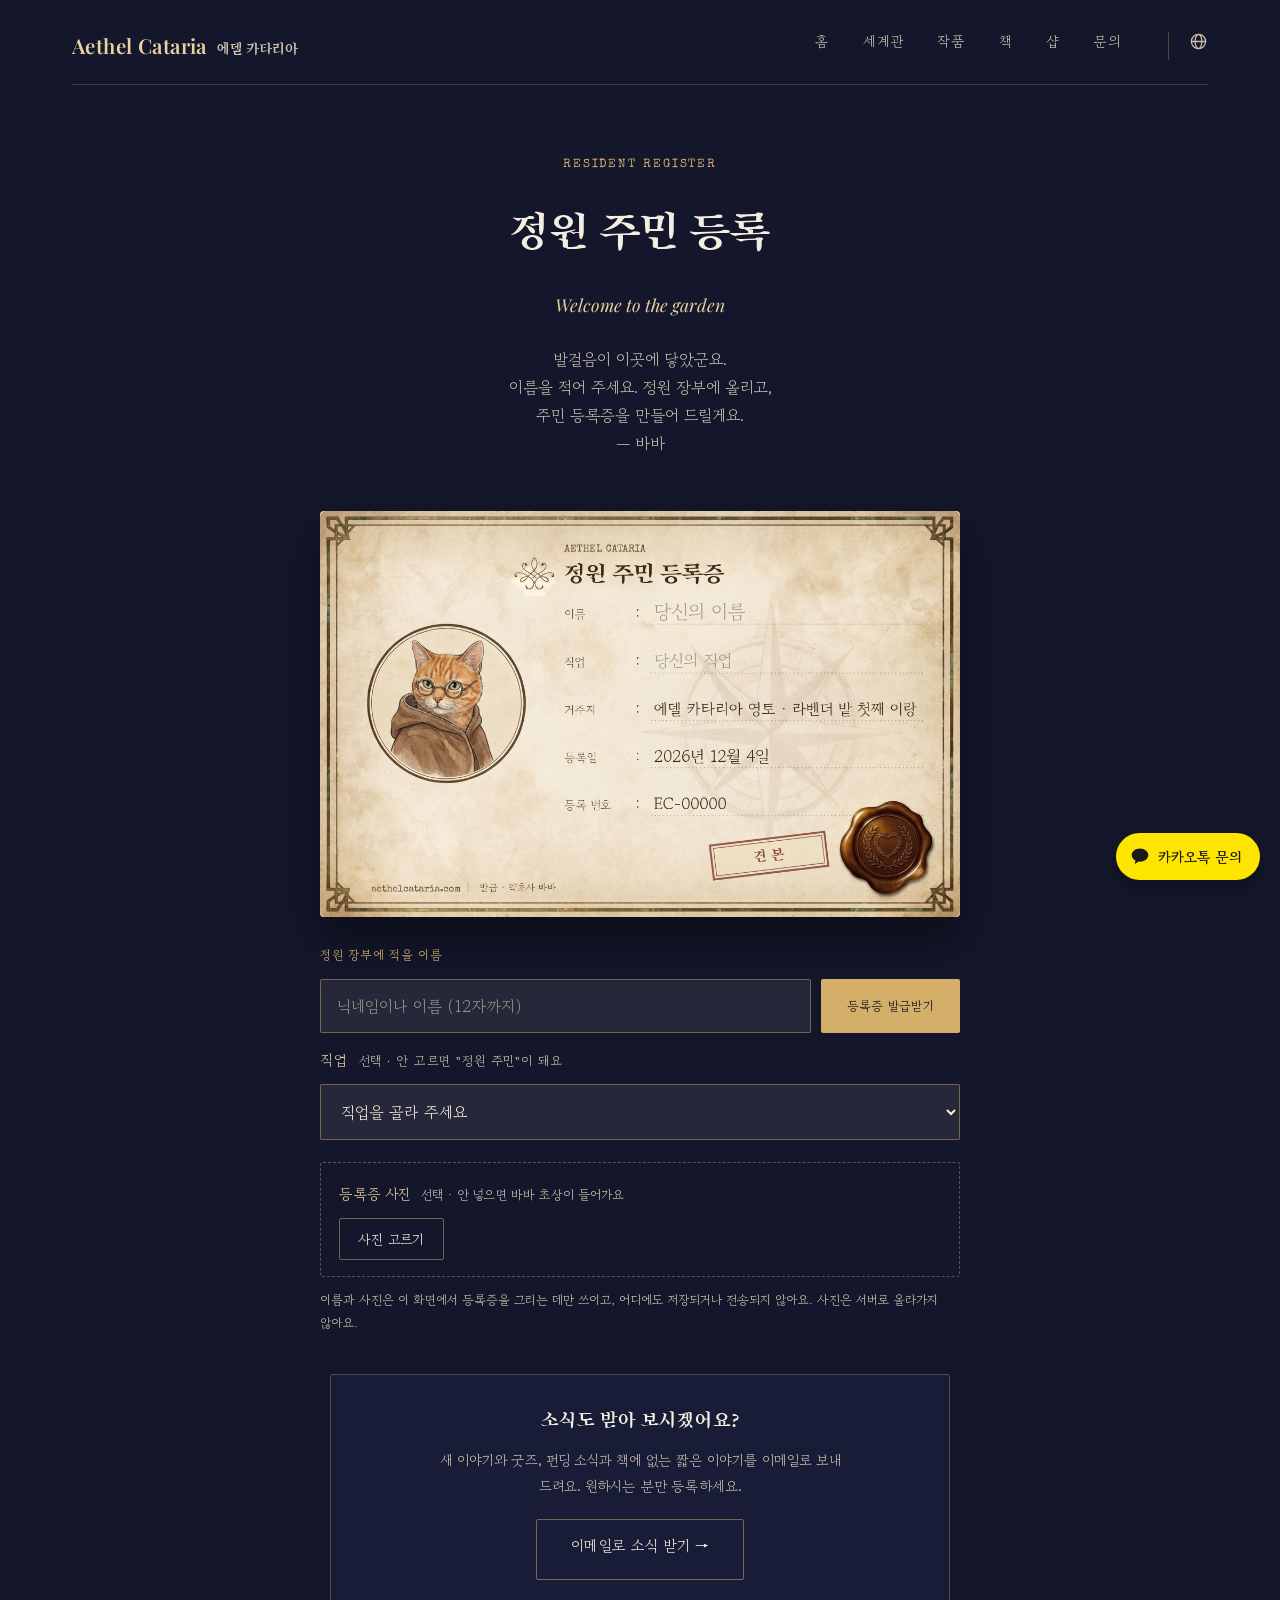
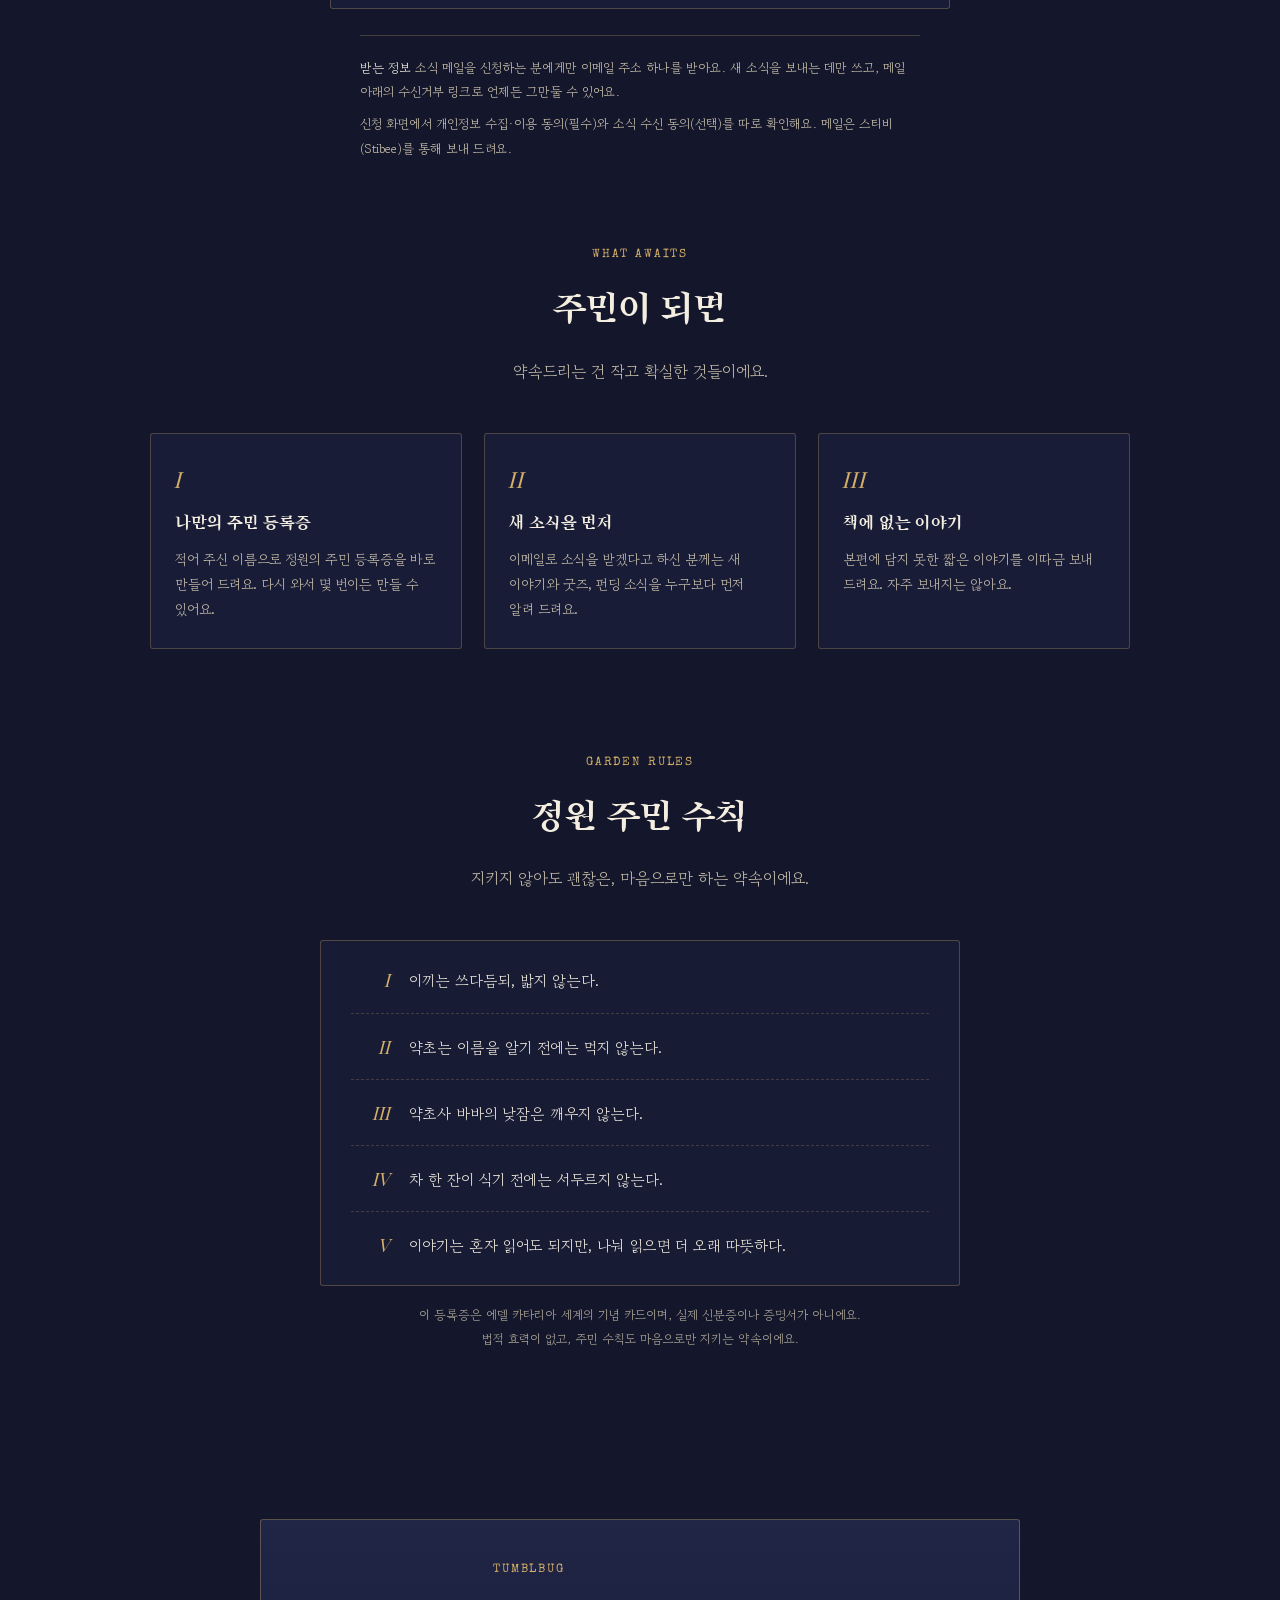
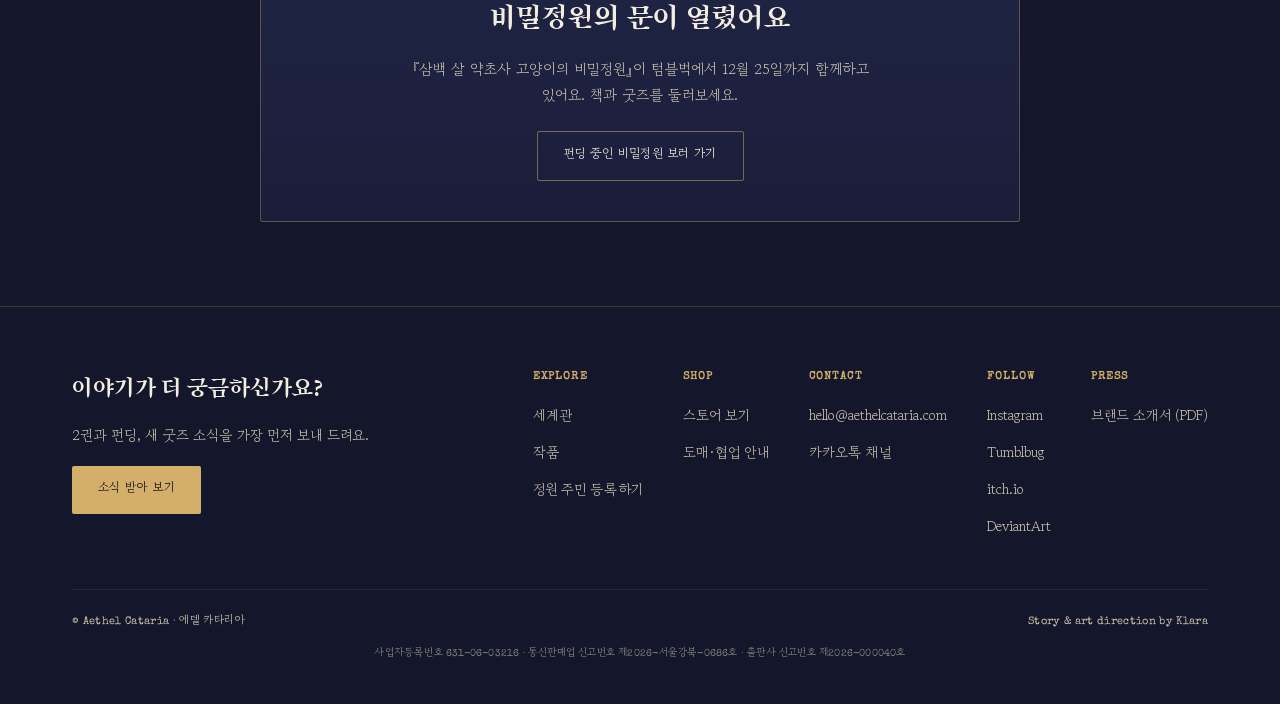
<file: citizen.html>
<!doctype html>
<html lang="ko">
<head>
<meta charset="UTF-8">
<meta name="viewport" content="width=device-width, initial-scale=1">
<title>정원 주민 등록 · Aethel Cataria</title>
<meta name="description" content="정원 장부에 이름을 적고, 책에 없는 이야기와 새 소식을 가장 먼저 받아 보세요">
<meta property="og:type" content="website">
<meta property="og:site_name" content="Aethel Cataria · 에델 카타리아">
<meta property="og:locale" content="ko_KR">
<meta property="og:title" content="정원 주민 등록 · Aethel Cataria">
<meta property="og:description" content="정원 장부에 이름을 적고, 책에 없는 이야기와 새 소식을 가장 먼저 받아 보세요">
<meta property="og:url" content="https://aethelcataria.com/citizen.html">
<meta property="og:image" content="https://aethelcataria.com/assets/images/og-citizen.jpg">
<meta property="og:image:width" content="1200">
<meta property="og:image:height" content="630">
<meta property="og:image:alt" content="에델 카타리아 정원 주민 등록증 견본">
<meta name="twitter:card" content="summary_large_image">
<meta name="twitter:image" content="https://aethelcataria.com/assets/images/og-citizen.jpg">
<link rel="icon" href="favicon.ico" sizes="any">
<link rel="icon" type="image/png" sizes="32x32" href="favicon-32.png">
<link rel="apple-touch-icon" href="apple-touch-icon.png">
<link rel="stylesheet" href="assets/style.css?v=20261107b">
<meta name="robots" content="noindex">
<style>

.rz-wrap{max-width:640px;margin:0 auto;text-align:center}
.rz-card{display:block;width:100%;height:auto;border-radius:4px;box-shadow:0 22px 50px rgba(0,0,0,.45);background:#eadfc4}
.rz-form{margin-top:30px;text-align:left}
.rz-form label{display:block;font-family:var(--font-mono);font-size:.78rem;letter-spacing:.06em;color:var(--gold);margin-bottom:10px}
.rz-row{display:flex;gap:10px}
.rz-row input{flex:1;min-width:0;padding:14px 16px;background:rgba(244,238,225,.08);color:var(--parchment);border:1px solid rgba(212,175,106,.45);border-radius:2px;font-family:var(--font-body-kr);font-size:1rem}
.rz-row input::placeholder{color:var(--parchment-dim);opacity:.7}
.rz-row input:focus{outline:2px solid var(--gold);outline-offset:2px}
.rz-row .btn{cursor:pointer;border:0;white-space:nowrap}
.rz-hint{font-size:.78rem;color:var(--parchment-dim);margin:12px 0 0;line-height:1.8;word-break:keep-all}
.rz-done{margin-top:34px}
.rz-done[hidden]{display:none}
.rz-done-msg{font-family:var(--font-display-kr);font-size:1.25rem;margin:0 0 18px}
.rz-ov{position:fixed;inset:0;z-index:9999;background:rgba(10,12,28,.95);display:flex;flex-direction:column;align-items:center;justify-content:center;padding:18px;text-align:center}
.rz-ov[hidden]{display:none}
.rz-ov img{max-width:94vw;max-height:62vh;border-radius:6px;box-shadow:0 10px 40px rgba(0,0,0,.6);-webkit-touch-callout:default;-webkit-user-select:auto;user-select:auto}
.rz-ov p{margin:18px 0 6px;font-size:1rem;line-height:1.8;color:var(--parchment);word-break:keep-all}
.rz-ov small{display:block;color:var(--parchment-dim);font-size:.8rem;line-height:1.7;margin-bottom:16px;word-break:keep-all}
.rz-ov-btns{display:flex;gap:10px;flex-wrap:wrap;justify-content:center}
.rz-ov-btns button{cursor:pointer;font:inherit;font-size:.9rem;color:var(--parchment);background:transparent;border:1px solid rgba(212,175,106,.55);padding:11px 20px;border-radius:2px}
.rz-share{display:flex;gap:10px;justify-content:center;flex-wrap:wrap;margin-top:22px}
.rz-share button,.rz-share a{cursor:pointer;font:inherit;font-size:.85rem;color:var(--parchment);background:transparent;border:1px solid rgba(212,175,106,.5);padding:10px 18px;border-radius:2px;text-decoration:none;line-height:1.2}
.rz-share button:hover,.rz-share a:hover{background:rgba(212,175,106,.12)}
.rz-share [hidden]{display:none}
.rz-share-note{min-height:1.4em;font-size:.8rem;color:var(--gold-soft);margin:10px 0 0}
.rz-done-msg strong{color:var(--gold-soft);font-weight:400}
.cz-newsbox{border:1px solid rgba(212,175,106,.3);background:rgba(29,34,66,.55);padding:28px 24px;border-radius:3px}
.cz-newsbox h3{font-family:var(--font-display-kr);font-weight:400;font-size:1.25rem;margin:0 0 10px}
.cz-newsbox p{margin:0 auto 20px;max-width:440px;color:var(--parchment-dim);font-size:.88rem;line-height:1.8;word-break:keep-all}
.rz-job{margin-top:18px;text-align:left}
.rz-job label{display:block;font-size:.9rem;color:var(--gold-soft);margin-bottom:8px}
.rz-job label em{font-style:normal;color:var(--parchment-dim);font-size:.8rem;margin-left:6px}
.rz-job select,.rz-job input{width:100%;box-sizing:border-box;font:inherit;font-size:1rem;color:var(--parchment);background:rgba(244,238,225,.08);border:1px solid rgba(212,175,106,.45);border-radius:2px;padding:14px 16px}
.rz-job select{color-scheme:dark}
.rz-job select option{background:#1d2142;color:#f4eee1}
.rz-job select:focus,.rz-job input:focus{outline:2px solid var(--gold);outline-offset:2px}
.rz-job input{margin-top:10px}
.rz-job input[hidden]{display:none}
.rz-photo{margin-top:22px;padding:18px 18px 16px;border:1px dashed rgba(212,175,106,.4);border-radius:3px;text-align:left}
.rz-photo-title{font-size:.9rem;color:var(--gold-soft);margin:0 0 12px}
.rz-photo-title em{font-style:normal;color:var(--parchment-dim);font-size:.8rem;margin-left:6px}
.rz-photo-btns{display:flex;gap:10px;flex-wrap:wrap}
.rz-photo-btns .btn{cursor:pointer;border:0;font-size:.85rem;padding:10px 18px}
.rz-photo-btns .btn-outline{border:1px solid rgba(212,175,106,.5);background:transparent;color:var(--parchment)}
.rz-photo-btns .btn[hidden]{display:none}
.rz-edit{display:flex;gap:18px;align-items:center;margin-top:16px}
.rz-edit[hidden]{display:none}
.rz-edit canvas{width:150px;height:150px;border-radius:50%;touch-action:none;cursor:grab;flex:none;background:#f4eedd;border:2px solid #b99a57}
.rz-edit canvas:active{cursor:grabbing}
.rz-edit-side{flex:1;min-width:0}
.rz-edit-side label{display:block;font-size:.8rem;color:var(--parchment-dim);margin-bottom:6px}
.rz-edit-side input[type=range]{width:100%;accent-color:#c9a96a}
.rz-edit-side p{font-size:.76rem;color:var(--parchment-dim);margin:8px 0 0;line-height:1.7;word-break:keep-all}
@media (max-width:520px){.rz-row{flex-direction:column}.rz-edit{flex-direction:column;align-items:center}.rz-edit-side{width:100%}.rz-row .btn{justify-content:center}}

.page-hero p.desc,.cz-item p,.cz-tb p,.cz-privacy p,.cz-sample-note{word-break:keep-all}
.cz-card-wrap{display:flex;justify-content:center;padding:10px 0 0}
.cz-card{position:relative;width:min(560px,100%);display:grid;grid-template-columns:150px 1fr;gap:26px;align-items:center;padding:30px 30px 28px;color:#3a2f1e;
  background:radial-gradient(120% 90% at 20% 10%,#f7f0de 0%,#eadfc4 70%,#e1d3b1 100%);
  border:1px solid #b99a57;box-shadow:0 0 0 6px #e9dfc4,0 0 0 7px #b99a57,0 22px 50px rgba(0,0,0,.45);border-radius:3px}
.cz-card .portrait{width:150px;height:150px;border-radius:50%;overflow:hidden;border:2px solid #b99a57;background:#f4eedd}
.cz-card .portrait img{width:100%;height:100%;object-fit:cover}
.cz-card h3{font-family:var(--font-display-kr);font-weight:400;font-size:1.25rem;margin:0 0 14px;letter-spacing:.04em;color:#3a2f1e;border-bottom:1px solid rgba(124,98,48,.45);padding-bottom:10px}
.cz-row{display:flex;gap:10px;font-size:.9rem;line-height:1.5;margin:7px 0}
.cz-row dt{flex:0 0 4.6em;color:#7c6230;font-family:var(--font-mono);font-size:.74rem;letter-spacing:.04em;padding-top:2px}
.cz-row dd{margin:0;flex:1;border-bottom:1px dotted rgba(124,98,48,.5);min-height:1.5em}
.cz-stamp{position:absolute;right:16px;bottom:14px;transform:rotate(-12deg);font-family:var(--font-mono);font-size:.7rem;letter-spacing:.14em;color:rgba(139,63,52,.75);border:2px solid rgba(139,63,52,.65);padding:3px 9px;border-radius:3px}
.cz-sample-note{text-align:center;font-size:.78rem;color:var(--parchment-dim);opacity:.8;margin-top:22px}
.cz-cta{text-align:center;margin:0 auto;max-width:620px}
.cz-cta .btn{font-size:.95rem;padding:16px 34px}
.cz-privacy{margin:26px auto 0;max-width:560px;font-size:.8rem;line-height:1.9;color:var(--parchment-dim);text-align:left;border-top:1px solid rgba(212,175,106,.25);padding-top:20px}
.cz-privacy strong{color:var(--parchment);font-weight:400}
.cz-grid{display:grid;grid-template-columns:repeat(3,1fr);gap:22px;max-width:980px;margin:0 auto}
.cz-item{border:1px solid rgba(212,175,106,.28);background:rgba(29,34,66,.55);padding:26px 24px;border-radius:3px}
.cz-item .no{font-family:var(--font-display-en);font-style:italic;color:var(--gold);font-size:1.4rem;display:block;margin-bottom:8px}
.cz-item h4{font-family:var(--font-display-kr);font-weight:400;font-size:1.15rem;margin:0 0 8px;color:var(--parchment)}
.cz-item p{margin:0;font-size:.86rem;line-height:1.8;color:var(--parchment-dim)}
.cz-rules{max-width:640px;margin:0 auto;padding:6px 30px 8px;border:1px solid rgba(212,175,106,.3);background:rgba(29,34,66,.45);border-radius:3px;counter-reset:rule}
.cz-rules li{list-style:none;counter-increment:rule;display:flex;gap:18px;align-items:baseline;padding:16px 0;border-bottom:1px dashed rgba(212,175,106,.22);font-size:.95rem;line-height:1.8;color:var(--parchment);word-break:keep-all}
.cz-rules li:last-child{border-bottom:0}
.cz-rules li::before{content:counter(rule,upper-roman);flex:none;width:2.2em;text-align:right;font-family:var(--font-display-en);font-style:italic;color:var(--gold);font-size:1.15rem}
.cz-rules-ul{margin:0;padding:0}
.cz-legal{max-width:640px;margin:18px auto 0;text-align:center;font-size:.78rem;line-height:1.9;color:var(--parchment-dim);opacity:.85;word-break:keep-all}
.cz-tb{max-width:760px;margin:0 auto;text-align:center;border:1px solid rgba(212,175,106,.35);background:linear-gradient(180deg,rgba(38,44,82,.7),rgba(29,34,66,.7));padding:40px 28px;border-radius:3px}
.cz-tb .eyebrow{font-family:var(--font-mono);font-size:.72rem;letter-spacing:.16em;color:var(--gold);margin:0 0 10px;text-transform:uppercase}
.cz-tb h2{font-family:var(--font-display-kr);font-weight:400;font-size:clamp(1.4rem,3.2vw,1.9rem);margin:0 0 12px}
.cz-tb p{margin:0 auto 24px;max-width:480px;color:var(--parchment-dim);font-size:.92rem}
@media (max-width:760px){
  .cz-grid{grid-template-columns:1fr}
  .cz-card{grid-template-columns:1fr;justify-items:center;text-align:left;padding:26px 22px 40px}
  .cz-card .portrait{width:120px;height:120px}
  .cz-card .info{width:100%}
}

</style>
</head>
<body>

<svg width="0" height="0" style="position:absolute" aria-hidden="true">
<defs>
<symbol id="icon-quill-sm" viewBox="0 0 64 64" fill="none" stroke="currentColor" stroke-width="2.2" stroke-linejoin="round" stroke-linecap="round">
  <path d="M46 10 C31 18 20 33 15 52 L22 49 C29 32 39 20 50 14 Z"/>
  <line x1="15" y1="52" x2="9" y2="59"/>
</symbol>
<symbol id="icon-droplet" viewBox="0 0 64 64" fill="none" stroke="currentColor" stroke-width="2.2" stroke-linejoin="round" stroke-linecap="round">
  <path d="M32 10 C42 26 50 36 50 44 C50 54 42 58 32 58 C22 58 14 54 14 44 C14 36 22 26 32 10 Z"/>
</symbol>
<symbol id="icon-crescent" viewBox="0 0 64 64" fill="currentColor" stroke="none">
  <path d="M40 8 C24 8 12 21 12 37 C12 48 19 57 29 60 C21 54 16 45 16 35 C16 20 26 8 40 8 Z"/>
</symbol>
</defs>
</svg>

<header class="site-header">
  <div class="wrap">
    <a href="index.html" class="brand-mark">
      <span class="en">Aethel&nbsp;Cataria</span>
      <span class="kr">에델 카타리아</span>
    </a>
    <nav class="site-nav" aria-label="주요 메뉴">
      <a href="index.html">홈</a>
      <a href="world.html">세계관</a>
      <a href="works.html">작품</a>
      <a href="book.html">책</a>
      <a href="shop.html">샵</a>
      <a href="mailto:hello@aethelcataria.com?subject=%5B%EC%97%90%EB%8D%B8%EC%B9%B4%ED%83%80%EB%A6%AC%EC%95%84%5D%20%EB%AC%B8%EC%9D%98%EB%93%9C%EB%A6%BD%EB%8B%88%EB%8B%A4">문의</a>
      <details class="lang-switch-wrap">
        <summary aria-label="언어 선택"><svg viewBox="0 0 24 24" fill="none" stroke="currentColor" stroke-width="1.6" stroke-linecap="round" stroke-linejoin="round" aria-hidden="true"><circle cx="12" cy="12" r="9"/><ellipse cx="12" cy="12" rx="4.2" ry="9"/><line x1="3" y1="12" x2="21" y2="12"/></svg></summary>
        <div class="lang-menu">
          <a href="en/world.html" lang="en" hreflang="en">EN</a>
        </div>
      </details>
    </nav>
  </div>
</header>

<main>

  <section class="page-hero">
    <p class="eyebrow">Resident Register</p>
    <h1>정원 주민 등록</h1>
    <p class="en">Welcome to the garden</p>
    <p class="desc">발걸음이 이곳에 닿았군요.<br>이름을 적어 주세요. 정원 장부에 올리고,<br>주민 등록증을 만들어 드릴게요.<br>— 바바</p>
  </section>

  <section class="section" style="padding-top:44px;padding-bottom:28px">
    <div class="rz-wrap">
      <img id="rzCard" class="rz-card" alt="에델 카타리아 주민 등록증 견본" width="1200" height="761">
      <form id="rzForm" class="rz-form" autocomplete="off">
        <label for="rzName">정원 장부에 적을 이름</label>
        <div class="rz-row">
          <input id="rzName" name="nick" type="text" maxlength="12" placeholder="닉네임이나 이름 (12자까지)" required>
          <button class="btn btn-gold" type="submit">등록증 발급받기</button>
        </div>
        <div class="rz-job">
          <label for="rzJob">직업 <em>선택 · 안 고르면 "정원 주민"이 돼요</em></label>
          <select id="rzJob">
            <option value="">직업을 골라 주세요</option>
              <option>약초사</option><option>떠돌이</option><option>정원사</option><option>연금술사 견습생</option>
              <option>등대지기</option><option>지도 제작자</option><option>별지기</option><option>찻집 주인</option>
              <option>자칭 정원의 공주님</option><option>낮잠 중인 왕자님</option><option>이끼 언덕의 임시 왕</option>
              <option>여왕의 먼 친척 (자칭)</option><option>임시 정원 수문장</option>
              <option>낮잠 전문가</option><option>간식 감별사</option><option>구름 세는 사람</option><option>양말 한 짝 수집가</option>
              <option>상습 지각 마법사</option><option>이끼 쓰다듬기 담당</option><option>정원 이끼 관리원 (무급)</option><option>퇴근 대기 중</option>
            <option value="__custom">직접 쓰기…</option>
          </select>
          <input id="rzJobCustom" type="text" maxlength="12" placeholder="직업을 직접 적어 주세요 (12자까지)" hidden>
        </div>
        <div class="rz-photo">
          <p class="rz-photo-title">등록증 사진 <em>선택 · 안 넣으면 바바 초상이 들어가요</em></p>
          <div class="rz-photo-btns">
            <button type="button" class="btn btn-outline" id="rzPick">사진 고르기</button>
            <button type="button" class="btn btn-outline" id="rzReset" hidden>바바 초상으로 되돌리기</button>
          </div>
          <input id="rzFile" type="file" accept="image/*" hidden>
          <div class="rz-edit" id="rzEdit" hidden>
            <canvas id="rzAdj" width="300" height="300" aria-label="사진 위치 조절"></canvas>
            <div class="rz-edit-side">
              <label for="rzZoom">크기</label>
              <input id="rzZoom" type="range" min="1" max="3" step="0.02" value="1">
              <p>동그라미 안에서 사진을 끌어 위치를 맞춰 보세요.</p>
            </div>
          </div>
        </div>
        <p class="rz-hint">이름과 사진은 이 화면에서 등록증을 그리는 데만 쓰이고, 어디에도 저장되거나 전송되지 않아요. 사진은 서버로 올라가지 않아요.</p>
      </form>
      <div id="rzDone" class="rz-done" hidden>
        <p class="rz-done-msg">정원 장부에 올랐어요. 환영합니다, <strong id="rzDoneName"></strong>님.</p>
        <a id="rzSave" class="btn btn-gold" download="aethelcataria-resident-card.png" href="#">등록증 이미지 저장하기</a>
        <p class="rz-hint" style="margin-top:12px">휴대폰에서는 카드를 길게 눌러 저장할 수도 있어요.</p>
        <div class="rz-share" aria-label="등록증 공유">
          <button type="button" id="rzShare" hidden>공유하기</button>
          <button type="button" id="rzCopy">링크 복사</button>
          <a id="rzFb" target="_blank" rel="noopener">페이스북</a>
          <a id="rzTw" target="_blank" rel="noopener">X</a>
        </div>
        <p class="rz-share-note" id="rzShareNote" role="status" aria-live="polite"></p>
        <p class="rz-hint" style="margin-top:4px">인스타그램은 저장한 이미지를 직접 올리거나, 휴대폰에서 "공유하기"를 눌러 보내세요.</p>
        <p style="margin:22px 0 0" data-hide-ended><a id="rzTb" class="btn btn-outline" href="https://tum.bg/da9RQI" target="_blank" rel="noopener" data-live="텀블벅에서 후원하기">텀블벅에서 알림 신청하기</a></p>
      </div>
    </div>
  </section>

  <section class="section" style="padding-top:12px;padding-bottom:64px">
    <div class="cz-cta">
      <div class="cz-newsbox">
        <h3>소식도 받아 보시겠어요?</h3>
        <p>새 이야기와 굿즈, 펀딩 소식과 책에 없는 짧은 이야기를 이메일로 보내 드려요. 원하시는 분만 등록하세요.</p>
        <a class="btn btn-outline" href="https://page.stibee.com/subscriptions/526377" target="_blank" rel="noopener">이메일로 소식 받기 →</a>
      </div>
      <div class="cz-privacy">
        <p style="margin:0 0 8px"><strong>받는 정보</strong> 소식 메일을 신청하는 분에게만 이메일 주소 하나를 받아요. 새 소식을 보내는 데만 쓰고, 메일 아래의 수신거부 링크로 언제든 그만둘 수 있어요.</p>
        <p style="margin:0">신청 화면에서 개인정보 수집·이용 동의(필수)와 소식 수신 동의(선택)를 따로 확인해요. 메일은 스티비(Stibee)를 통해 보내 드려요.</p>
      </div>
    </div>
  </section>

  <section class="section" style="padding-top:20px">
    <div class="section-head">
      <p class="eyebrow">What Awaits</p>
      <h2>주민이 되면</h2>
      <p>약속드리는 건 작고 확실한 것들이에요.</p>
    </div>
    <div class="cz-grid">
      <div class="cz-item"><span class="no">I</span><h4>나만의 주민 등록증</h4><p>적어 주신 이름으로 정원의 주민 등록증을 바로 만들어 드려요. 다시 와서 몇 번이든 만들 수 있어요.</p></div>
      <div class="cz-item"><span class="no">II</span><h4>새 소식을 먼저</h4><p>이메일로 소식을 받겠다고 하신 분께는 새 이야기와 굿즈, 펀딩 소식을 누구보다 먼저 알려 드려요.</p></div>
      <div class="cz-item"><span class="no">III</span><h4>책에 없는 이야기</h4><p>본편에 담지 못한 짧은 이야기를 이따금 보내 드려요. 자주 보내지는 않아요.</p></div>
    </div>
  </section>

  <section class="section" style="padding-top:20px">
    <div class="section-head">
      <p class="eyebrow">Garden Rules</p>
      <h2>정원 주민 수칙</h2>
      <p>지키지 않아도 괜찮은, 마음으로만 하는 약속이에요.</p>
    </div>
    <div class="cz-rules">
      <ul class="cz-rules-ul">
        <li>이끼는 쓰다듬되, 밟지 않는다.</li>
        <li>약초는 이름을 알기 전에는 먹지 않는다.</li>
        <li>약초사 바바의 낮잠은 깨우지 않는다.</li>
        <li>차 한 잔이 식기 전에는 서두르지 않는다.</li>
        <li>이야기는 혼자 읽어도 되지만, 나눠 읽으면 더 오래 따뜻하다.</li>
      </ul>
    </div>
    <p class="cz-legal">이 등록증은 에델 카타리아 세계의 기념 카드이며, 실제 신분증이나 증명서가 아니에요.<br>법적 효력이 없고, 주민 수칙도 마음으로만 지키는 약속이에요.</p>
  </section>

  <section class="section" data-hide-ended>
    <div class="cz-tb">
      <p class="eyebrow">Tumblbug</p>
      <h2 data-live="비밀정원의 문이 열렸어요">11월 20일(금) 저녁 6시, 비밀정원의 문이 열려요</h2>
      <p data-live="『삼백 살 약초사 고양이의 비밀정원』이 텀블벅에서 12월 25일까지 함께하고 있어요. 책과 굿즈를 둘러보세요.">『삼백 살 약초사 고양이의 비밀정원』이 텀블벅에서 세상에 나와요. 알림신청을 해 두시면 문이 열리는 시각에 텀블벅이 알려 드려요.</p>
      <a class="btn btn-outline" href="https://tum.bg/da9RQI" target="_blank" rel="noopener" data-live="펀딩 중인 비밀정원 보러 가기">텀블벅에서 알림신청하기 →</a>
    </div>
  </section>

</main>

<div class="rz-ov" id="rzOv" hidden role="dialog" aria-modal="true" aria-label="등록증 이미지 저장">
  <img id="rzOvImg" alt="주민 등록증 이미지">
  <p>이미지를 <strong>길게 눌러서</strong> '사진에 저장'(또는 '이미지 저장')을 선택하세요.</p>
  <small>카카오톡·인스타그램 앱 안에서는 바로 저장이 안 될 수 있어요.<br>그럴 때는 오른쪽 위 메뉴에서 '다른 브라우저로 열기'를 쓰면 돼요.</small>
  <div class="rz-ov-btns"><button type="button" id="rzOvShare" hidden>공유하기</button><button type="button" id="rzOvClose">닫기</button></div>
</div>

<script>
(function(){
  var BABA = "[data-uri]";
  var PLACES = ['벨벳 이끼 언덕 북쪽','루나 루어 라군 가장자리','드리밍 블룸-베드 곁','코티지 서쪽 창가','라벤더 밭 첫째 이랑'];
  var W=1200,H=761;
  var KR='"Gowun Batang","Noto Serif KR",serif', DISP='"Song Myung","Gowun Batang",serif', MONO='"Special Elite","Gowun Batang",monospace';
  var imgEl=document.getElementById('rzCard'), form=document.getElementById('rzForm'),
      nameEl=document.getElementById('rzName'), done=document.getElementById('rzDone'),
      doneName=document.getElementById('rzDoneName'), save=document.getElementById('rzSave');
  var portrait=new Image(); portrait.src=BABA;
  var bgImg=new Image(); bgImg.src='assets/images/citizen-card-bg-v2.jpg';
  var photo={img:null,zoom:1,px:0,py:0};
  function photoSide(){ return Math.min(photo.img.naturalWidth,photo.img.naturalHeight)/photo.zoom; }
  function clampPhoto(){
    var w=photo.img.naturalWidth,h=photo.img.naturalHeight,s=photoSide();
    photo.px=Math.max(s/2,Math.min(w-s/2,photo.px)); photo.py=Math.max(s/2,Math.min(h-s/2,photo.py));
  }
  function drawPhoto(ctx,cx,cy,r){
    clampPhoto(); var s=photoSide();
    ctx.drawImage(photo.img,photo.px-s/2,photo.py-s/2,s,s,cx-r,cy-r,2*r,2*r);
  }
  function hash(str){ var h=2166136261; str=str.normalize('NFC'); for(var i=0;i<str.length;i++){ h^=str.charCodeAt(i); h=Math.imul(h,16777619)>>>0; } return h>>>0; }
  function today(){ var d=new Date(); return d.getFullYear()+'년 '+(d.getMonth()+1)+'월 '+d.getDate()+'일'; }
  function fit(ctx,text,font,max,start,min){ var s=start; do{ ctx.font=s+'px '+font; if(ctx.measureText(text).width<=max) break; s-=2; }while(s>min); return s; }
  var jobEl=document.getElementById('rzJob'), jobCustom=document.getElementById('rzJobCustom');
  function jobValue(){
    var v=jobEl.value; if(v==='__custom') return jobCustom.value.replace(/\s+/g,' ').trim().slice(0,12);
    return v;
  }
  function draw(name,issued){
    var c=document.createElement('canvas'); c.width=W; c.height=H; var x=c.getContext('2d');
    var INK='#3b2b17', BRN='#5e4424', LBL='#6b5130';
    x.save();
    x.beginPath(); if(x.roundRect){ x.roundRect(0,0,W,H,12); } else { x.rect(0,0,W,H); } x.clip();
    if(bgImg.complete&&bgImg.naturalWidth){ x.drawImage(bgImg,0,0,W,H); } else { x.fillStyle='#ecdcb4'; x.fillRect(0,0,W,H); }
    // title
    x.textBaseline='alphabetic'; x.textAlign='left'; x.fillStyle=INK; x.fillStyle=LBL; x.font='19px '+MONO; if('letterSpacing' in x) x.letterSpacing='0.5px'; x.fillText('AETHEL CATARIA',458,76); if('letterSpacing' in x) x.letterSpacing='0px';
    x.fillStyle=INK; x.font='46px '+DISP; x.fillText('정원 주민 등록증',458,134);
    // portrait
    var cx=238,cy=360,r=139;
    x.save(); x.beginPath(); x.arc(cx,cy,r,0,Math.PI*2); x.closePath(); x.clip();
    if(photo.img){ drawPhoto(x,cx,cy,r); }
    else if(portrait.complete&&portrait.naturalWidth){ x.globalCompositeOperation='multiply'; x.drawImage(portrait,cx-r,cy-r,2*r,2*r); x.globalCompositeOperation='source-over'; }
    x.restore();
    // data
    var shown=name||'당신의 이름'; var h=hash(name||'');
    var place='에델 카타리아 영토 · '+PLACES[(h>>>9)%PLACES.length];
    var no=name? 'EC-'+String(10000+(h%90000)) : 'EC-00000';
    var jv=jobValue(), jobShown=jv||(name?'정원 주민':'당신의 직업');
    var rows=[['이름',shown],['직업',jobShown],['거주지',place],['등록일',today()],['등록 번호',no]];
    var lines=[212,302,392,481,570];
    rows.forEach(function(r2,i){
      var ly=lines[i];
      x.textAlign='left'; x.fillStyle=LBL; x.font='22px '+KR; x.fillText(r2[0],458,ly-10);
      x.fillStyle=BRN; x.font='28px '+KR; x.fillText(':',591,ly-11);
      x.fillStyle=((!name&&i===0)||(!name&&!jv&&i===1))?'rgba(59,43,23,.42)':INK;
      var size=fit(x,r2[1],KR,500,i===0?36:31,20); x.font=size+'px '+KR; x.fillText(r2[1],626,ly-9);
      if(i===0){ x.strokeStyle='rgba(94,68,36,.55)'; x.lineWidth=1.3; x.setLineDash([1.5,4.5]); x.beginPath(); x.moveTo(620,ly); x.lineTo(1131,ly); x.stroke(); x.setLineDash([]); }
    });
    // stamp
    x.save(); x.translate(842,646); x.rotate(-0.12);
    x.strokeStyle='rgba(125,55,45,.8)'; x.lineWidth=3.6;
    x.fillStyle='rgba(240,225,190,.5)'; x.fillRect(-108,-32,216,64); x.strokeRect(-108,-32,216,64); x.lineWidth=1.3; x.strokeRect(-102,-26,204,52);
    x.fillStyle='rgba(125,55,45,.88)'; x.textAlign='center'; x.font='29px '+DISP; x.fillText(issued?'정원 장부 등록':'견 본',0,10);
    x.restore();
    // issuer, next to the site address
    x.fillStyle=LBL; x.textAlign='left'; x.font='18px '+MONO; var urlTxt='aethelcataria.com'; x.fillText(urlTxt,96,713);
    var uw=x.measureText(urlTxt).width; x.font='18px '+KR; x.fillText('|   발급 · 약초사 바바',96+uw+10,713);
    x.restore();
    return c.toDataURL('image/png');
  }
  var FIXED_TXT='정원 주민 등록증 이름 직업 거주지 등록일 등록 번호 에델 카타리아 영토 · 장부 견 본 발급 약초사 바바 당신의 이름 정원 주민 0123456789년월일 EC- aethelcataria.com AETHEL CATARIA '+PLACES.join('');
  function allTxt(extra){ var jobs=''; try{ jobs=Array.prototype.map.call(document.getElementById('rzJob').options,function(o){return o.text;}).join(''); }catch(e){} return FIXED_TXT+jobs+(extra||''); }
  function fontsReady(extra){
    try{
      var t=allTxt(extra);
      return Promise.all([document.fonts.load('30px "Gowun Batang"',t),document.fonts.load('46px "Song Myung"',t),document.fonts.load('22px "Special Elite"','AETHEL CATARIA aethelcataria.com 0123456789')]).catch(function(){});
    }catch(e){ return Promise.resolve(); }
  }
  var issuedName='';
  var UA=navigator.userAgent||'';
  var IS_IOS=/iPad|iPhone|iPod/.test(UA)||(navigator.platform==='MacIntel'&&navigator.maxTouchPoints>1);
  var IN_APP=/KAKAOTALK|Instagram|FBAN|FBAV|NAVER\(|Line\/|DaumApps|; wv\)/i.test(UA);
  var ov=document.getElementById('rzOv'), ovImg=document.getElementById('rzOvImg'), ovShare=document.getElementById('rzOvShare'), ovClose=document.getElementById('rzOvClose');
  function openOverlay(){ ovImg.src=imgEl.src; ov.hidden=false; document.body.style.overflow='hidden'; ovShare.hidden=shareBtn.hidden; }
  function closeOverlay(){ ov.hidden=true; document.body.style.overflow=''; }
  ovClose.addEventListener('click',closeOverlay);
  ovShare.addEventListener('click',function(){ shareBtn.click(); });
  ov.addEventListener('click',function(e){ if(e.target===ov) closeOverlay(); });
  document.addEventListener('keydown',function(e){ if(e.key==='Escape'&&!ov.hidden) closeOverlay(); });
  save.addEventListener('click',function(e){
    e.preventDefault(); track('save');
    if(IS_IOS||IN_APP){ openOverlay(); return; }
    fetch(imgEl.src).then(function(r){ return r.blob(); }).then(function(b){
      var u=URL.createObjectURL(b), a=document.createElement('a');
      a.href=u; a.download=save.download||'aethelcataria-resident-card.png'; document.body.appendChild(a); a.click(); document.body.removeChild(a);
      setTimeout(function(){ URL.revokeObjectURL(u); },4000);
      if(/Android|Mobile/i.test(UA)) setTimeout(function(){ if(document.visibilityState==='visible'){ note('저장이 안 되면 카드를 길게 눌러 저장해 주세요.'); } },1500);
    }).catch(function(){ openOverlay(); });
  });
  var SHARE_URL='https://aethelcataria.com/citizen.html';
  // 펀딩 단계(오픈 전 · 진행 중 · 마감 후)에 맞춰 공유 문구를 바꾼다. 시각은 assets/funding-phase.js와 같다.
  function shareText(){
    var START=new Date('2026-11-20T18:00:00+09:00').getTime(), END=new Date('2026-12-26T00:00:00+09:00').getTime(), now=Date.now();
    var pv=/[?&]preview=(live|ended)/.exec(location.search); if(pv) now=(pv[1]==='live')?START:END;
    var base='나도 정원 주민이 됐어요! #에델카타리아 #정원주민등록증';
    if(now>=END) return base;
    if(now>=START) return base+' · 텀블벅 펀딩 중 (12월 25일까지)';
    return base+' · 11월 20일 텀블벅 오픈';
  }
  var SHARE_TEXT=shareText();
  var shareBtn=document.getElementById('rzShare'), copyBtn=document.getElementById('rzCopy'),
      fbBtn=document.getElementById('rzFb'), twBtn=document.getElementById('rzTw'), shareNote=document.getElementById('rzShareNote');
  // GoatCounter 이벤트: 이름·사진 같은 입력 내용은 보내지 않고, 어떤 버튼이 눌렸는지만 센다.
  function track(name){ try{ if(window.goatcounter&&window.goatcounter.count) window.goatcounter.count({path:'citizen-'+name,title:'정원 주민 등록증 · '+name,event:true}); }catch(e){} }
  // 페이스북은 웹 공유 주소로 문구를 미리 채울 수 없어서, 누르면 문구를 복사해 두고 붙여넣기를 안내한다.
  fbBtn.href='https://www.facebook.com/sharer/sharer.php?u='+encodeURIComponent(SHARE_URL);
  twBtn.href='https://twitter.com/intent/tweet?text='+encodeURIComponent(SHARE_TEXT)+'&url='+encodeURIComponent(SHARE_URL);
  function note(t){ shareNote.textContent=t; clearTimeout(note.t); note.t=setTimeout(function(){ shareNote.textContent=''; },3500); }
  function cardFile(){
    return fetch(imgEl.src).then(function(r){ return r.blob(); }).then(function(b){ return new File([b],'aethelcataria-resident-card.png',{type:'image/png'}); });
  }
  try{
    if(navigator.share&&navigator.canShare&&window.File){
      var probe=new File([new Blob(['x'],{type:'image/png'})],'t.png',{type:'image/png'});
      if(navigator.canShare({files:[probe]})) shareBtn.hidden=false;
    }
  }catch(e){}
  fbBtn.addEventListener('click',function(){
    track('share-facebook');
    function copied(){ note('공유 문구를 복사했어요. 페이스북 글쓰기 창에 붙여 넣어 주세요.'); }
    try{
      if(navigator.clipboard&&navigator.clipboard.writeText){ navigator.clipboard.writeText(SHARE_TEXT).then(copied,function(){}); return; }
      var t=document.createElement('textarea'); t.value=SHARE_TEXT; t.style.position='fixed'; t.style.opacity='0'; document.body.appendChild(t); t.select();
      var ok=false; try{ ok=document.execCommand('copy'); }catch(e){} document.body.removeChild(t); if(ok) copied();
    }catch(e){}
  });
  twBtn.addEventListener('click',function(){ track('share-x'); });
  document.getElementById('rzTb').addEventListener('click',function(){ track('tumblbug'); });
  shareBtn.addEventListener('click',function(){
    track('share-native');
    cardFile().then(function(f){
      return navigator.share({files:[f],title:'정원 주민 등록증',text:SHARE_TEXT,url:SHARE_URL});
    }).catch(function(err){ if(err&&err.name!=='AbortError') note('공유 창을 열지 못했어요. 이미지를 저장해서 올려 주세요.'); });
  });
  copyBtn.addEventListener('click',function(){
    track('copy-link');
    function fallback(){
      var t=document.createElement('textarea'); t.value=SHARE_URL; t.style.position='fixed'; t.style.opacity='0'; document.body.appendChild(t); t.select();
      var ok=false; try{ ok=document.execCommand('copy'); }catch(e){} document.body.removeChild(t);
      note(ok?'링크를 복사했어요.':'복사하지 못했어요: '+SHARE_URL);
    }
    if(navigator.clipboard&&navigator.clipboard.writeText){ navigator.clipboard.writeText(SHARE_URL).then(function(){ note('링크를 복사했어요.'); },fallback); } else fallback();
  });
  function redrawNow(){
    if(issuedName){ var u=draw(issuedName,true); imgEl.src=u; save.href=u; }
    else { imgEl.src=draw('',false); }
  }
  function redraw(){
    var t=allTxt(issuedName+jobValue());
    var ok=false; try{ ok=document.fonts.check('30px "Gowun Batang"',t)&&document.fonts.check('46px "Song Myung"',t); }catch(e){}
    if(ok){ redrawNow(); } else { fontsReady(issuedName+jobValue()).then(redrawNow); }
  }
  function sample(){ imgEl.src=draw('',false); }
  var fileEl=document.getElementById('rzFile'), pick=document.getElementById('rzPick'), reset=document.getElementById('rzReset'),
      edit=document.getElementById('rzEdit'), adj=document.getElementById('rzAdj'), zoomEl=document.getElementById('rzZoom');
  function drawAdj(){
    var a=adj.getContext('2d'); a.clearRect(0,0,adj.width,adj.height);
    a.fillStyle='#f4eedd'; a.fillRect(0,0,adj.width,adj.height);
    if(photo.img){ drawPhoto(a,adj.width/2,adj.height/2,adj.width/2); }
  }
  jobEl.addEventListener('change',function(){
    var cu=jobEl.value==='__custom'; jobCustom.hidden=!cu; if(cu) jobCustom.focus(); redraw();
  });
  jobCustom.addEventListener('input',redraw);
  pick.addEventListener('click',function(){ fileEl.click(); });
  fileEl.addEventListener('change',function(){
    var f=fileEl.files&&fileEl.files[0]; if(!f) return;
    if(!/^image\//.test(f.type)){ alert('이미지 파일을 골라 주세요.'); fileEl.value=''; return; }
    var url=URL.createObjectURL(f), im=new Image();
    im.onload=function(){
      photo.img=im; photo.zoom=1; photo.px=im.naturalWidth/2; photo.py=im.naturalHeight/2; zoomEl.value=1;
      edit.hidden=false; reset.hidden=false; pick.textContent='다른 사진 고르기';
      drawAdj(); redraw(); URL.revokeObjectURL(url);
    };
    im.onerror=function(){ URL.revokeObjectURL(url); alert('이 사진은 열 수 없어요. 다른 사진으로 시도해 주세요.'); };
    im.src=url;
  });
  reset.addEventListener('click',function(){
    photo.img=null; fileEl.value=''; edit.hidden=true; reset.hidden=true; pick.textContent='사진 고르기'; redraw();
  });
  zoomEl.addEventListener('input',function(){
    if(!photo.img) return; photo.zoom=parseFloat(zoomEl.value); drawAdj(); redraw();
  });
  (function(){
    var drag=null;
    adj.addEventListener('pointerdown',function(e){ if(!photo.img) return; drag={x:e.clientX,y:e.clientY}; adj.setPointerCapture(e.pointerId); });
    adj.addEventListener('pointermove',function(e){
      if(!drag||!photo.img) return;
      var k=photoSide()/adj.getBoundingClientRect().width;
      photo.px-=(e.clientX-drag.x)*k; photo.py-=(e.clientY-drag.y)*k; drag={x:e.clientX,y:e.clientY};
      drawAdj(); redraw();
    });
    function end(){ drag=null; }
    adj.addEventListener('pointerup',end); adj.addEventListener('pointercancel',end);
  })();
  function loaded(im){ return new Promise(function(res){ if(im.complete) res(); else { im.onload=res; im.onerror=res; } }); }
  var ready=Promise.all([loaded(portrait),loaded(bgImg)]);
  Promise.all([ready,fontsReady()]).then(sample);
  form.addEventListener('submit',function(e){
    e.preventDefault();
    var name=nameEl.value.replace(/\s+/g,' ').trim(); if(!name){ nameEl.focus(); return; }
    track('issue');
    Promise.all([ready,fontsReady(name+jobValue())]).then(function(){
      issuedName=name; var url=draw(name,true); imgEl.src=url; imgEl.alt='주민 등록증: '+name;
      save.href=url; save.download='aethelcataria-resident-card.png';
      doneName.textContent=name; done.hidden=false;
      imgEl.scrollIntoView({behavior:'smooth',block:'center'});
    });
  });
})();
</script>
</main>

<footer class="site-footer" id="contact">
  <div class="footer-inner">
    <div class="footer-cta">
      <h2>이야기가 더 궁금하신가요?</h2>
      <p class="footer-sub">2권과 펀딩, 새 굿즈 소식을 가장 먼저 보내 드려요.</p>
      <a class="btn btn-gold" href="https://page.stibee.com/subscriptions/526377" target="_blank" rel="noopener">소식 받아 보기</a>
    </div>
    <div class="footer-links">
      <div class="footer-col">
        <h5>Explore</h5>
        <ul>
          <li><a href="world.html">세계관</a></li>
          <li><a href="works.html">작품</a></li>
          <li><a href="citizen.html">정원 주민 등록하기</a></li>
        </ul>
      </div>
      <div class="footer-col">
        <h5>Shop</h5>
        <ul>
          <li><a href="shop.html">스토어 보기</a></li>
          <li><a href="wholesale.html">도매·협업 안내</a></li>
        </ul>
      </div>
      <div class="footer-col">
        <h5>Contact</h5>
        <ul>
          <li><a href="mailto:hello@aethelcataria.com">hello@aethelcataria.com</a></li>
          <li><a href="https://pf.kakao.com/_YXvxaX" target="_blank" rel="noopener">카카오톡 채널</a></li>
        </ul>
      </div>
      <div class="footer-col">
        <h5>Follow</h5>
        <ul>
          <li><a href="https://www.instagram.com/aethel.cataria/" target="_blank" rel="noopener">Instagram</a></li>
          <li><a href="https://tumblbug.com/u/herbalist-cat-garden" target="_blank" rel="noopener">Tumblbug</a></li>
          <li><a href="https://klarahatfield.itch.io/herbalist-cat-garden" target="_blank" rel="noopener">itch.io</a></li>
          <li><a href="https://www.deviantart.com/klarahatfield/" target="_blank" rel="noopener">DeviantArt</a></li>
        </ul>
      </div>
      <div class="footer-col">
        <h5>Press</h5>
        <ul>
          <li><a href="assets/docs/aethelcataria-brand-intro.pdf" target="_blank" rel="noopener">브랜드 소개서 (PDF)</a></li>
        </ul>
      </div>
    </div>
  </div>
  <div class="footer-base">
    <span>© Aethel Cataria · 에델 카타리아</span>
    <span>Story &amp; art direction by Klara</span>
  </div>
  <div class="footer-legal">사업자등록번호 631-06-03216 · 통신판매업 신고번호 제2026-서울강북-0686호 · 출판사 신고번호 제2026-000040호</div>
</footer>

<script data-goatcounter="https://aethelcataria.goatcounter.com/count"
        async src="//gc.zgo.at/count.js"></script>

<!-- 카카오톡 채널 채팅 버튼 -->
<a class="kakao-float" href="https://pf.kakao.com/_YXvxaX/chat" target="_blank" rel="noopener" aria-label="카카오톡 채널로 문의하기">
  <svg viewBox="0 0 24 24" aria-hidden="true"><path fill="#191919" d="M12 3C6.48 3 2 6.54 2 10.9c0 2.8 1.86 5.27 4.66 6.67l-.95 3.48c-.08.3.26.54.52.37l4.15-2.74c.53.06 1.07.1 1.62.1 5.52 0 10-3.54 10-7.88S17.52 3 12 3z"/></svg>
  <span>카카오톡 문의</span>
</a>

<script src="assets/funding-phase.js"></script>
</body>
</html>
</file>
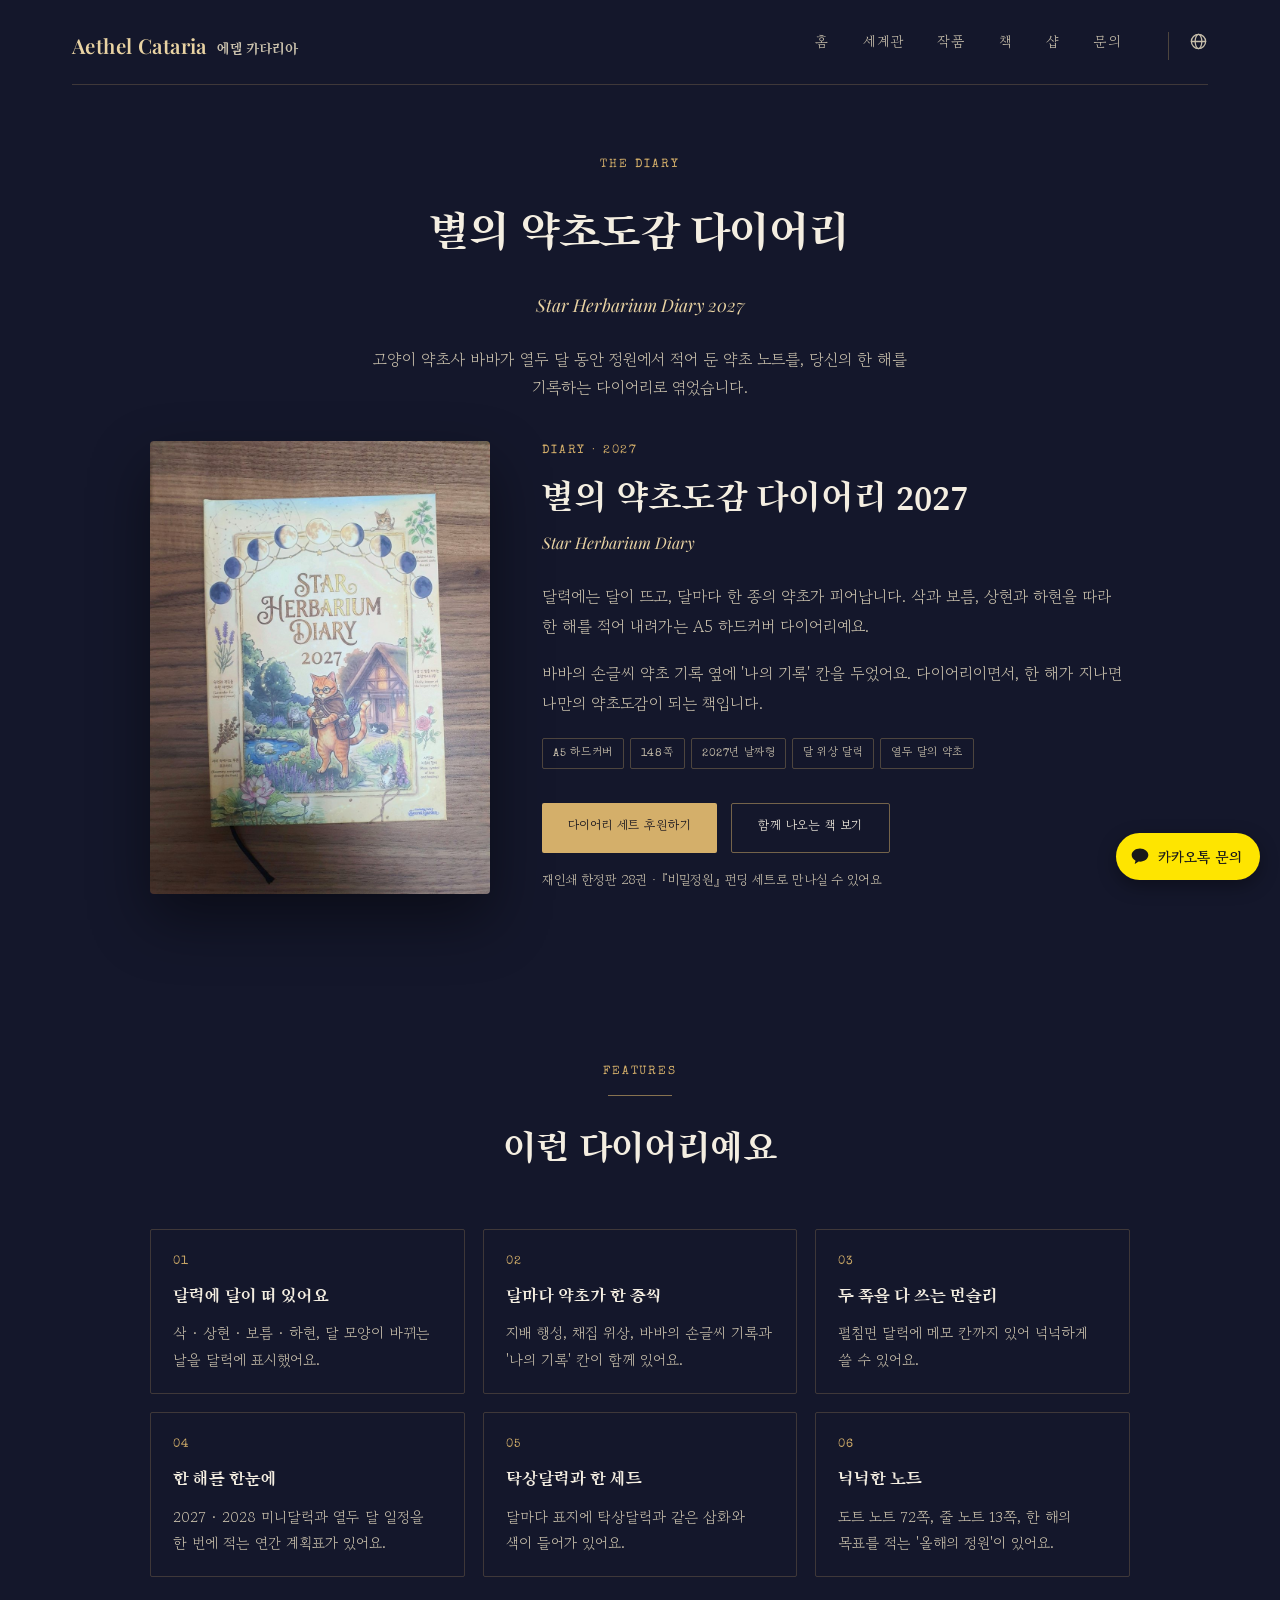
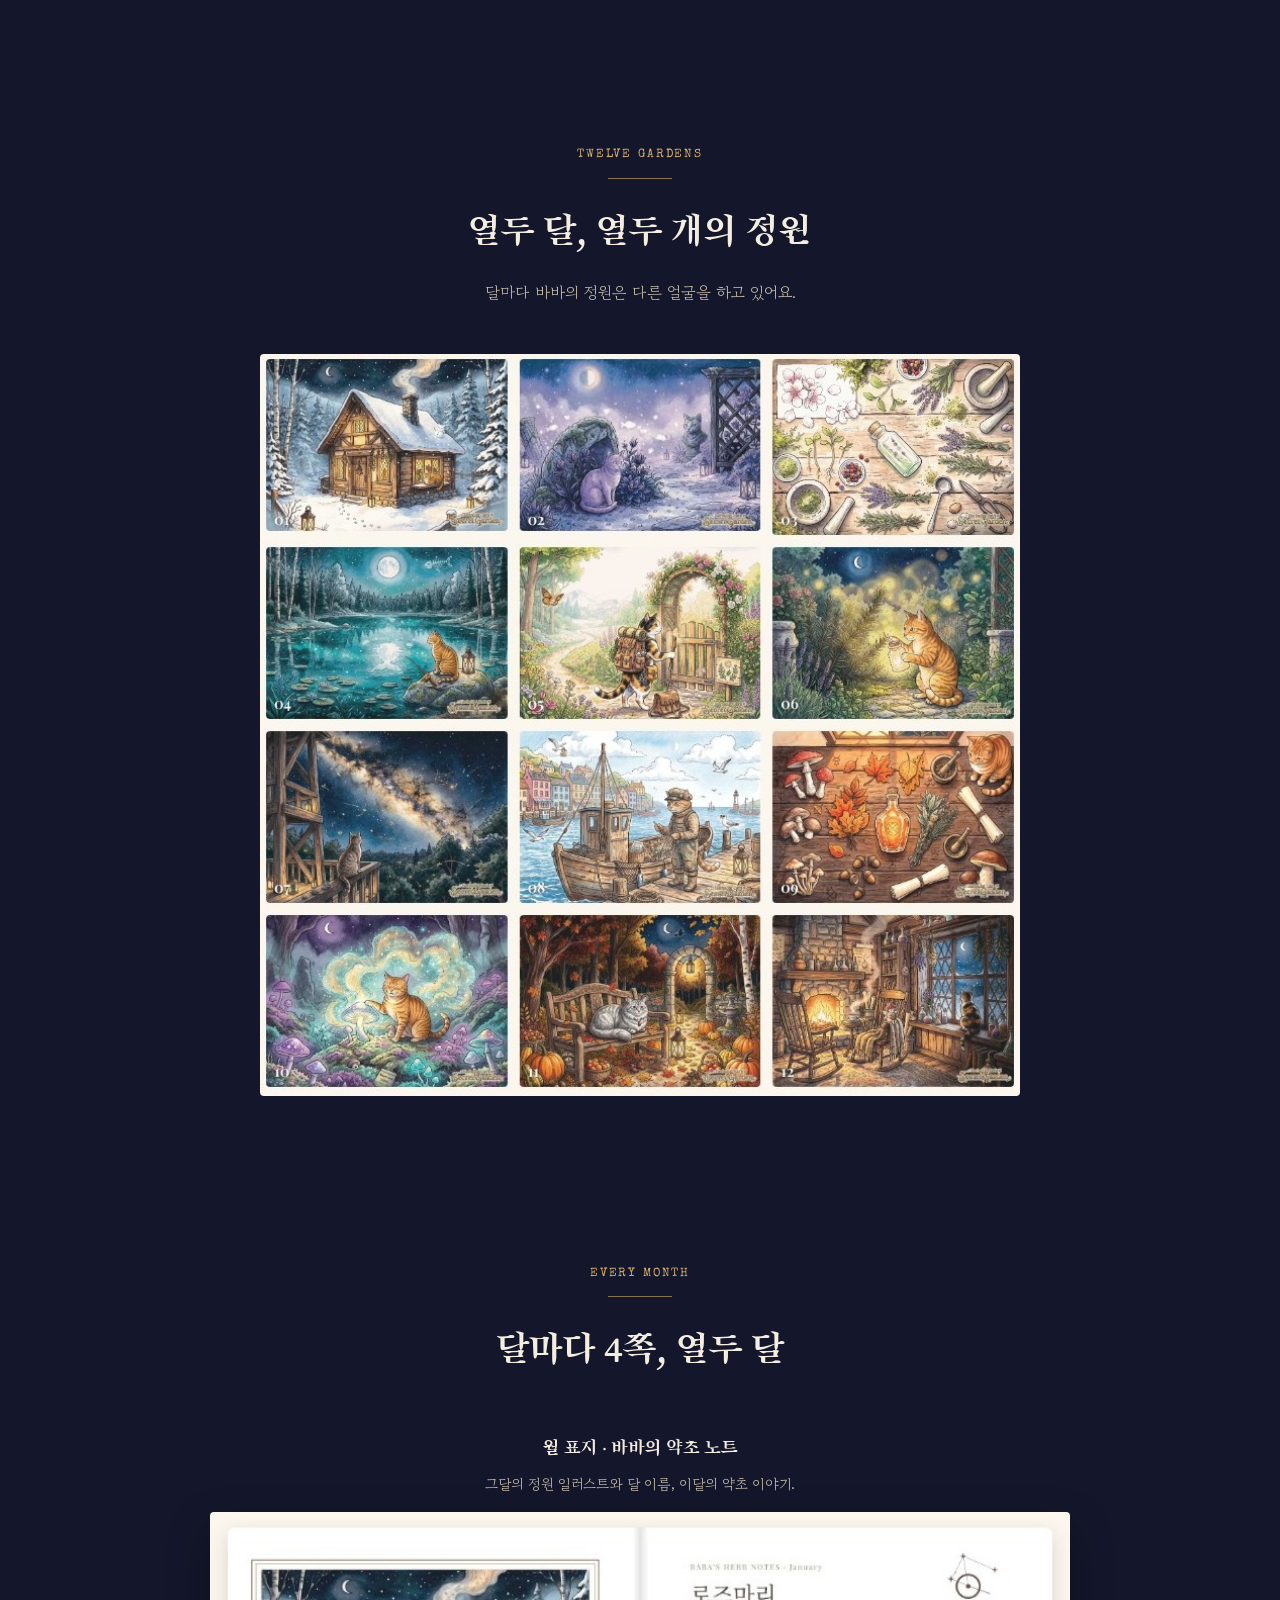
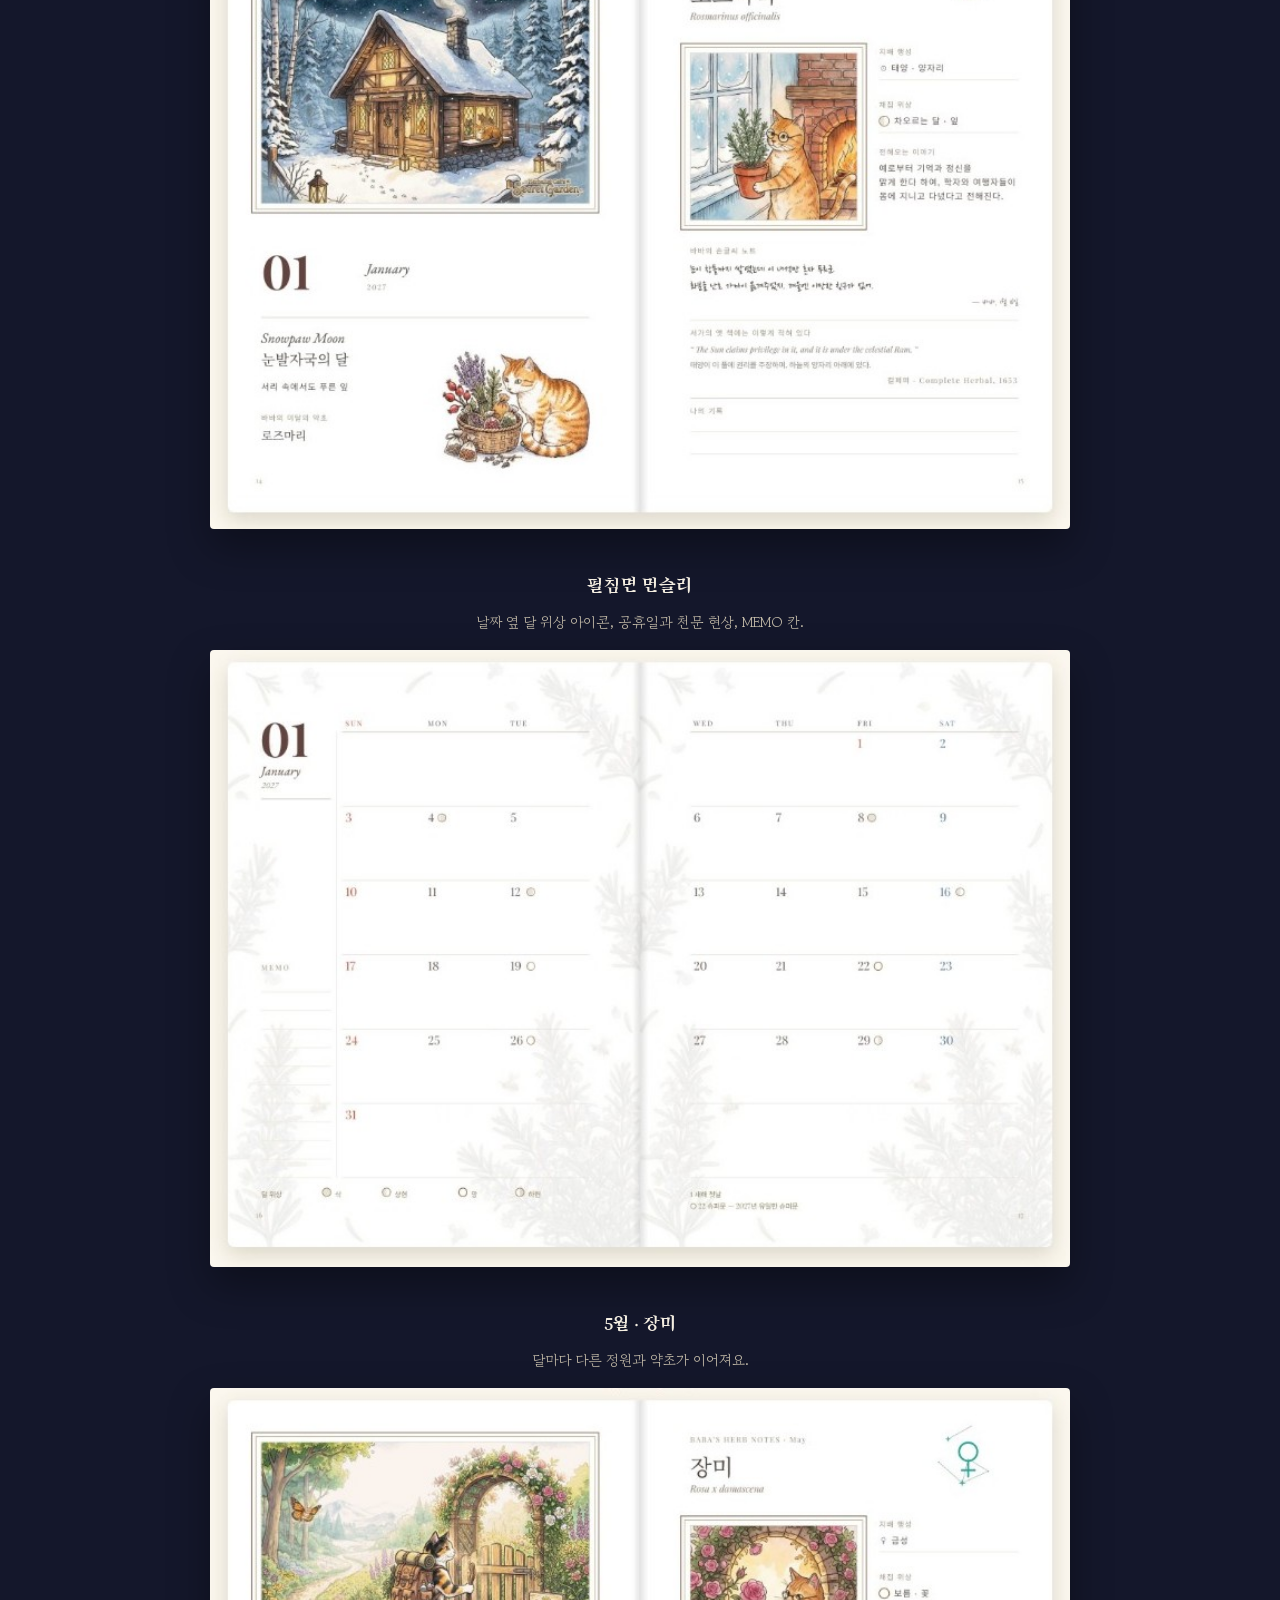
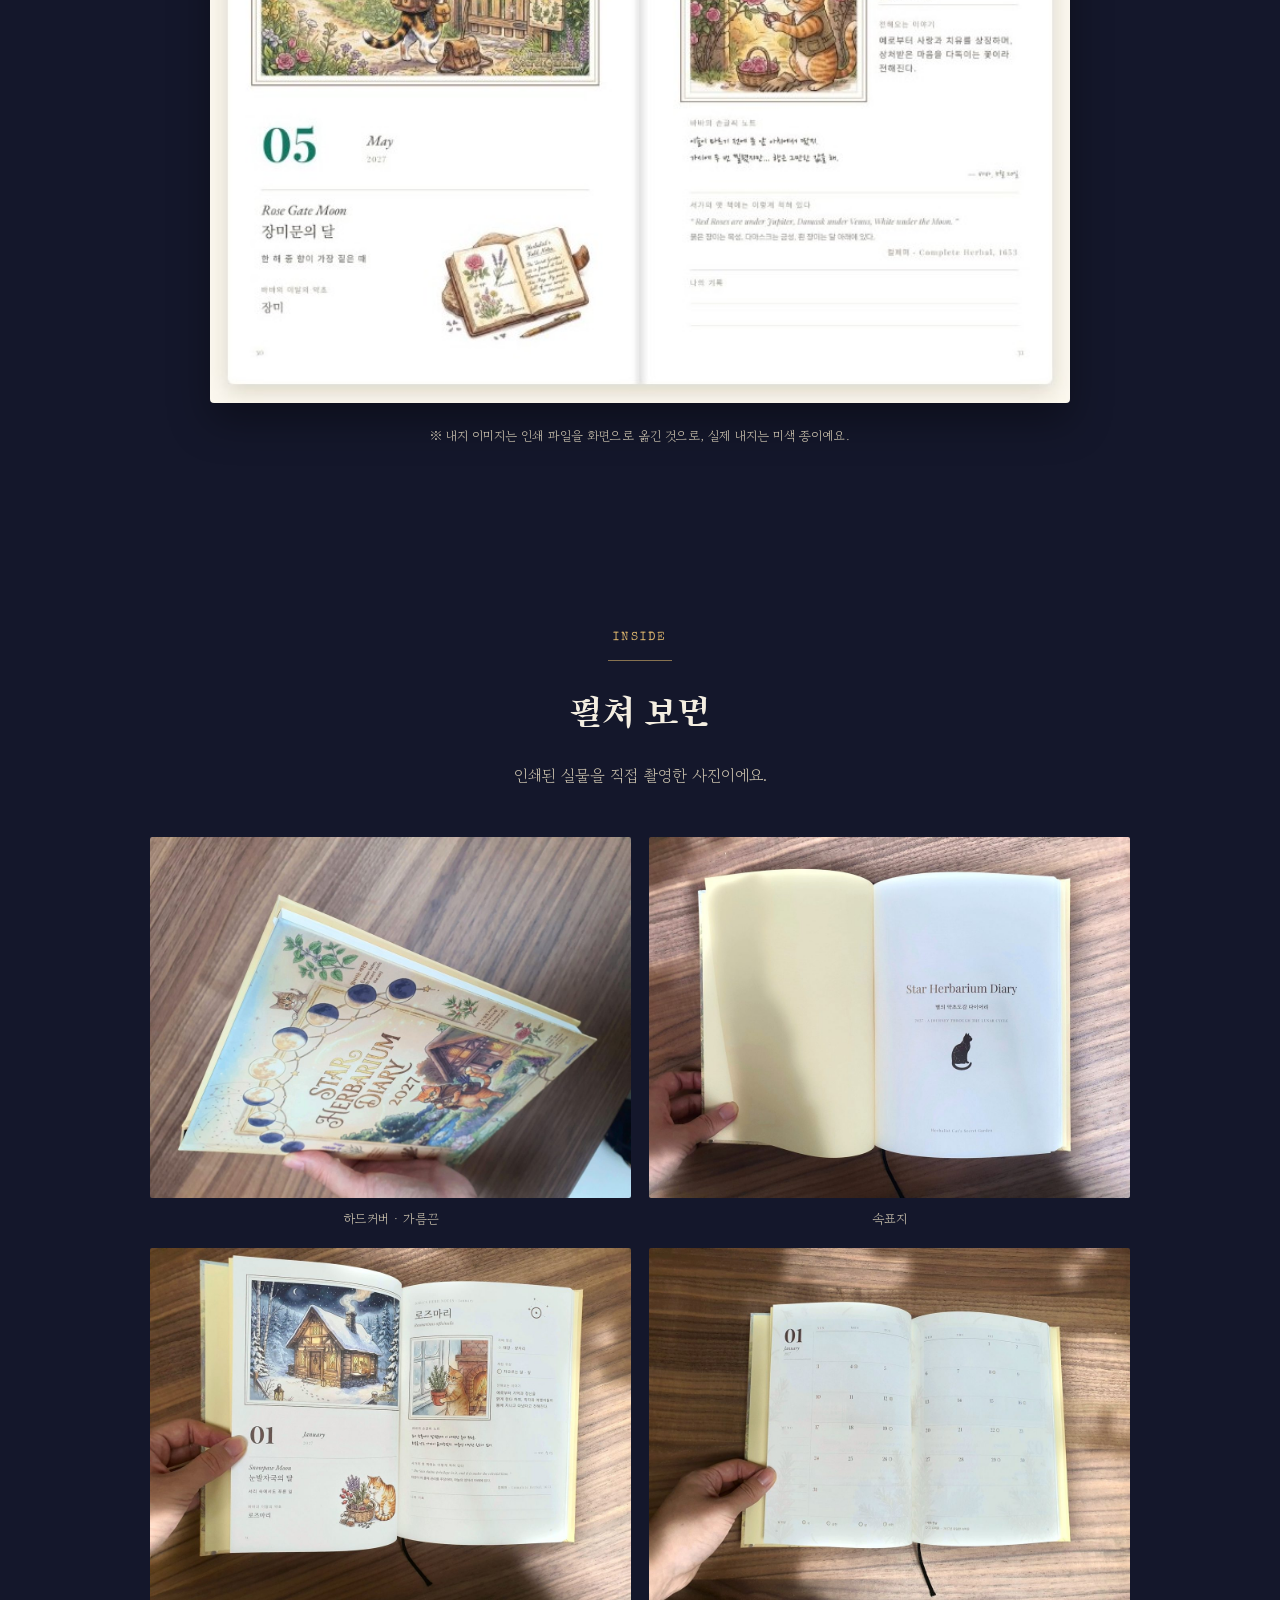
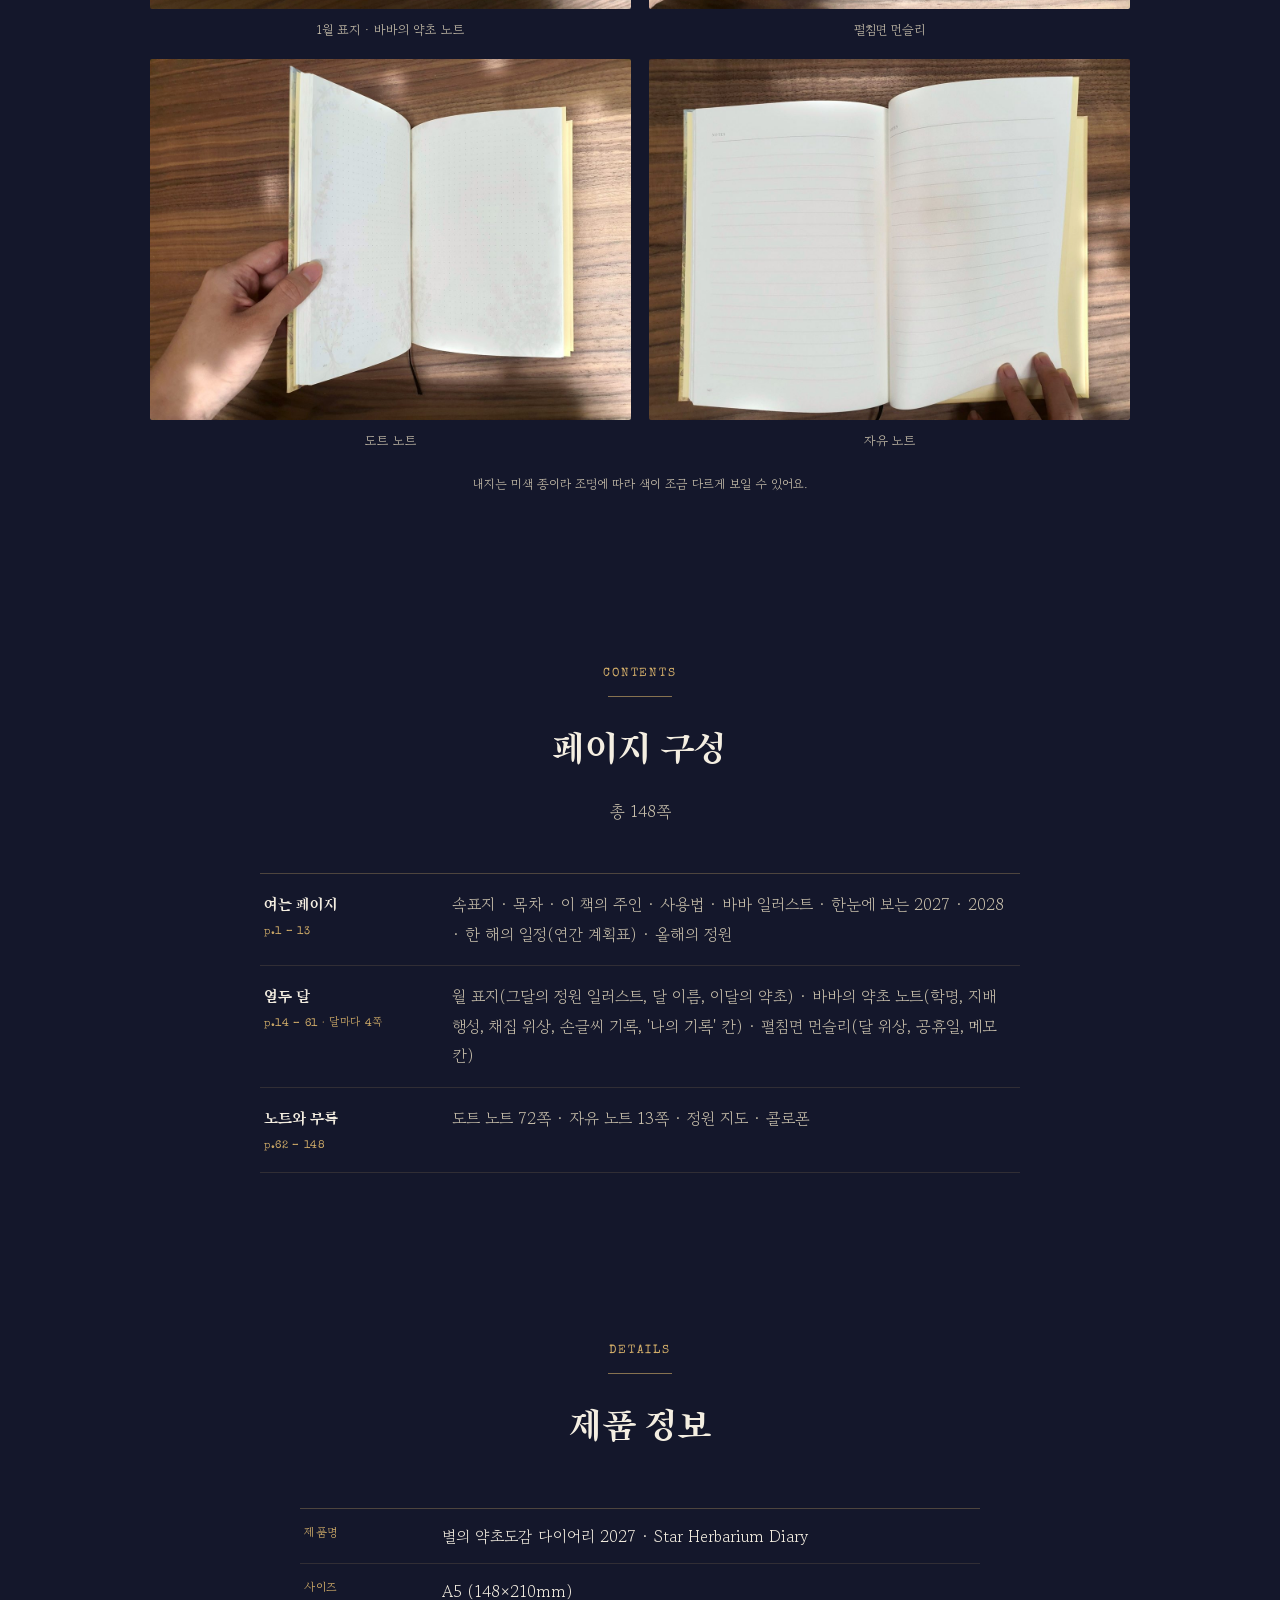
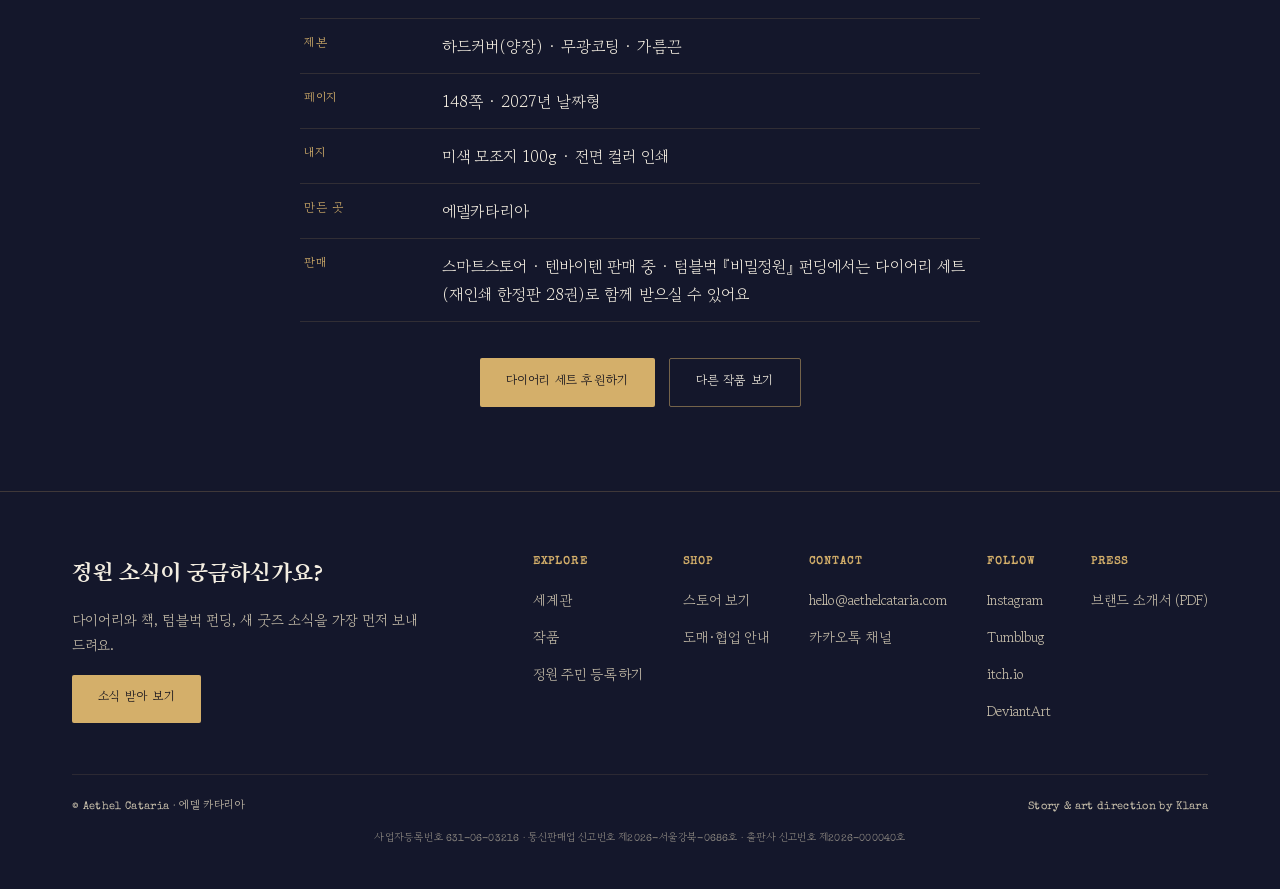
<file: diary.html>
<!doctype html>
<html lang="ko">
<head>
<meta charset="UTF-8">
<meta name="viewport" content="width=device-width, initial-scale=1">
<title>별의 약초도감 다이어리 2027 · Star Herbarium Diary · Aethel Cataria</title>
<meta name="description" content="달 위상이 표시된 달력과 열두 달의 약초 노트를 담은 A5 하드커버 2027 다이어리. 고양이 약초사 바바의 정원에서 온 148쪽의 기록장, 별의 약초도감 다이어리.">
<meta property="og:type" content="product">
<meta property="og:title" content="별의 약초도감 다이어리 2027 · Star Herbarium Diary">
<meta property="og:description" content="달이 떠 있는 달력, 달마다 한 종의 약초. 바바의 정원에서 온 2027 다이어리.">
<meta property="og:image" content="https://aethelcataria.com/assets/images/diary/diary-cover-angle.jpg">
<meta property="og:url" content="https://aethelcataria.com/diary.html">
<link rel="canonical" href="https://aethelcataria.com/diary.html">
<meta property="og:site_name" content="Aethel Cataria · 에델 카타리아">
<meta name="twitter:card" content="summary_large_image">
<link rel="icon" href="favicon.ico" sizes="any">
<link rel="icon" type="image/png" sizes="32x32" href="favicon-32.png">
<link rel="apple-touch-icon" href="apple-touch-icon.png">
<link rel="stylesheet" href="assets/style.css?v=20261107b">
<style>
  .book-top{ max-width: 980px; margin: 0 auto; display: grid; grid-template-columns: minmax(220px, 340px) 1fr; gap: 52px; align-items: start; }
  .book-cover img{ width: 100%; display: block; border-radius: 4px; box-shadow: 0 26px 60px rgba(0,0,0,.45); }
  .book-info .kicker{ font-family: var(--font-mono); font-size: .72rem; letter-spacing: .16em; text-transform: uppercase; color: var(--gold); margin: 0 0 12px; }
  .book-info h2{ font-family: var(--font-display-kr); font-weight: 400; font-size: clamp(1.7rem, 3.4vw, 2.3rem); color: var(--parchment); margin: 0 0 6px; line-height: 1.35; }
  .book-info .sub{ font-family: var(--font-display-en); font-style: italic; color: var(--gold-soft); margin: 0 0 24px; }
  .book-info p.body{ color: var(--parchment-dim); line-height: 1.9; margin: 0 0 16px; }
  .book-info .tag{ display: inline-block; font-family: var(--font-mono); font-size: .7rem; letter-spacing: .05em; color: var(--parchment-dim); border: 1px solid rgba(212,175,106,.3); border-radius: 2px; padding: 5px 10px; margin: 0 6px 8px 0; }
  .book-cta{ display: flex; gap: 14px; flex-wrap: wrap; margin-top: 26px; }
  .book-cta .note{ width: 100%; font-size: .82rem; color: var(--parchment-dim); margin: 2px 0 0; }
  .story{ max-width: 680px; margin: 0 auto; color: var(--parchment-dim); line-height: 1.95; text-align: center; }
  .story p{ margin: 0 0 18px; }
  .story strong{ color: var(--parchment); font-weight: 400; }
  .feat{ max-width: 980px; margin: 0 auto; display: grid; grid-template-columns: repeat(3, 1fr); gap: 18px; }
  .feat div{ border: 1px solid rgba(212,175,106,.22); border-radius: 2px; padding: 22px 22px 20px; }
  .feat .n{ font-family: var(--font-mono); font-size: .72rem; color: var(--gold); letter-spacing: .1em; }
  .feat h3{ font-family: var(--font-display-kr); font-weight: 400; font-size: 1.12rem; color: var(--parchment); margin: 8px 0 8px; }
  .feat p{ margin: 0; color: var(--parchment-dim); line-height: 1.8; font-size: .92rem; }
  .ph-grid{ max-width: 980px; margin: 0 auto; display: grid; grid-template-columns: repeat(2, 1fr); gap: 18px; }
  .ph-grid figure{ margin: 0; }
  .ph-grid img{ width: 100%; aspect-ratio: 4 / 3; object-fit: cover; display: block; border-radius: 2px; }
  .ph-grid figcaption{ font-size: .8rem; color: var(--parchment-dim); text-align: center; margin-top: 10px; }
  .ph-note{ text-align: center; font-size: .78rem; color: var(--parchment-dim); margin: 22px 0 0; }
  .parts{ max-width: 760px; margin: 0 auto; display: grid; gap: 0; border-top: 1px solid rgba(212,175,106,.3); }
  .parts div{ display: grid; grid-template-columns: 170px 1fr; gap: 18px; padding: 16px 4px; border-bottom: 1px solid rgba(212,175,106,.15); }
  .parts dt{ font-family: var(--font-display-kr); color: var(--parchment); }
  .parts dt small{ display: block; font-family: var(--font-mono); font-size: .7rem; color: var(--gold); letter-spacing: .06em; margin-top: 4px; }
  .parts dd{ margin: 0; color: var(--parchment-dim); line-height: 1.85; }
  .spec{ max-width: 680px; margin: 0 auto; border-top: 1px solid rgba(212,175,106,.3); }
  .spec div{ display: grid; grid-template-columns: 120px 1fr; gap: 18px; padding: 13px 4px; border-bottom: 1px solid rgba(212,175,106,.15); }
  .spec dt{ font-family: var(--font-mono); font-size: .74rem; letter-spacing: .06em; color: var(--gold); padding-top: 3px; }
  .spec dd{ margin: 0; color: var(--parchment); }
  .page-hero h1, .page-hero .desc, .book-info h2, .book-info p.body, .book-cta .note, .story, .feat, .parts, .spec dd{ word-break: keep-all; }
  @media (max-width: 860px){ .feat{ grid-template-columns: repeat(2, 1fr); } }
  @media (max-width: 760px){
    .book-top{ grid-template-columns: 1fr; gap: 34px; }
    .book-cover{ max-width: 280px; margin: 0 auto; }
    .ph-grid{ grid-template-columns: 1fr; gap: 14px; }
    .parts div{ grid-template-columns: 1fr; gap: 6px; }
    .spec div{ grid-template-columns: 92px 1fr; }
  }
  @media (max-width: 560px){ .feat{ grid-template-columns: 1fr; } }
  .gardens-img{ max-width: 760px; margin: 0 auto; }
  .gardens-img img{ width: 100%; display: block; border-radius: 4px; }
  .spreads{ max-width: 860px; margin: 0 auto; display: grid; gap: 40px; }
  .spreads figure{ margin: 0; text-align: center; }
  .spreads img{ width: 100%; display: block; border-radius: 4px; box-shadow: 0 18px 40px rgba(0,0,0,.35); }
  .spreads h3{ font-family: var(--font-display-kr); font-weight: 400; font-size: 1.2rem; color: var(--parchment); margin: 0 0 6px; }
  .spreads figcaption p{ color: var(--parchment-dim); font-size: .9rem; margin: 0 0 16px; }
</style>
</head>
<body>
<header class="site-header">
  <div class="wrap">
    <a href="index.html" class="brand-mark">
      <span class="en">Aethel&nbsp;Cataria</span>
      <span class="kr">에델 카타리아</span>
    </a>
    <nav class="site-nav" aria-label="주요 메뉴">
      <a href="index.html">홈</a>
      <a href="world.html">세계관</a>
      <a href="works.html">작품</a>
      <a href="book.html">책</a>
      <a href="shop.html">샵</a>
      <a href="mailto:hello@aethelcataria.com?subject=%5B%EC%97%90%EB%8D%B8%EC%B9%B4%ED%83%80%EB%A6%AC%EC%95%84%5D%20%EB%AC%B8%EC%9D%98%EB%93%9C%EB%A6%BD%EB%8B%88%EB%8B%A4">문의</a>
      <details class="lang-switch-wrap">
        <summary aria-label="언어 선택"><svg viewBox="0 0 24 24" fill="none" stroke="currentColor" stroke-width="1.6" stroke-linecap="round" stroke-linejoin="round" aria-hidden="true"><circle cx="12" cy="12" r="9"/><ellipse cx="12" cy="12" rx="4.2" ry="9"/><line x1="3" y1="12" x2="21" y2="12"/></svg></summary>
        <div class="lang-menu">
          <a href="en/works.html#diary" lang="en" hreflang="en">EN</a>
        </div>
      </details>
    </nav>
  </div>
</header>

<main>

  <section class="page-hero">
    <p class="eyebrow">The Diary</p>
    <h1>별의 약초도감 다이어리</h1>
    <p class="en">Star Herbarium Diary 2027</p>
    <p class="desc">고양이 약초사 바바가 열두 달 동안 정원에서 적어 둔 약초 노트를, 당신의 한 해를 기록하는 다이어리로 엮었습니다.</p>
  </section>

  <section class="section" style="padding-top:30px">
    <div class="book-top">
      <div class="book-cover"><img src="assets/images/diary/diary-cover.jpg" alt="별의 약초도감 다이어리 2027 하드커버 앞표지 실물 사진"></div>
      <div class="book-info">
        <p class="kicker">Diary · 2027</p>
        <h2>별의 약초도감 다이어리 2027</h2>
        <p class="sub">Star Herbarium Diary</p>
        <p class="body">달력에는 달이 뜨고, 달마다 한 종의 약초가 피어납니다. 삭과 보름, 상현과 하현을 따라 한 해를 적어 내려가는 A5 하드커버 다이어리예요.</p>
        <p class="body">바바의 손글씨 약초 기록 옆에 '나의 기록' 칸을 두었어요. 다이어리이면서, 한 해가 지나면 나만의 약초도감이 되는 책입니다.</p>
        <p>
          <span class="tag">A5 하드커버</span><span class="tag">148쪽</span><span class="tag">2027년 날짜형</span><span class="tag">달 위상 달력</span><span class="tag">열두 달의 약초</span>
        </p>
        <div class="book-cta">
          <a class="btn btn-gold" href="https://tum.bg/da9RQI" target="_blank" rel="noopener" data-live="다이어리 세트 후원하기" data-ended="텀블벅 프로젝트 보기">텀블벅에서 알림 신청하기</a>
          <a class="btn btn-outline" href="book.html">함께 나오는 책 보기</a>
          <p class="note" data-live="재인쇄 한정판 28권 · 『비밀정원』 펀딩 세트로 만나실 수 있어요" data-ended="재인쇄 한정판 펀딩이 마감되었어요 · 함께해 주셔서 감사합니다">재인쇄 한정판 28권 · 11월 20일(금) 오후 6시 텀블벅 『비밀정원』 펀딩 세트로 공개</p>
        </div>
      </div>
    </div>
  </section>

  <section class="section">
    <div class="section-head">
      <p class="eyebrow">Features</p>
      <div class="rule"></div>
      <h2>이런 다이어리예요</h2>
    </div>
    <div class="feat">
      <div><p class="n">01</p><h3>달력에 달이 떠 있어요</h3><p>삭 · 상현 · 보름 · 하현, 달 모양이 바뀌는 날을 달력에 표시했어요.</p></div>
      <div><p class="n">02</p><h3>달마다 약초가 한 종씩</h3><p>지배 행성, 채집 위상, 바바의 손글씨 기록과 '나의 기록' 칸이 함께 있어요.</p></div>
      <div><p class="n">03</p><h3>두 쪽을 다 쓰는 먼슬리</h3><p>펼침면 달력에 메모 칸까지 있어 넉넉하게 쓸 수 있어요.</p></div>
      <div><p class="n">04</p><h3>한 해를 한눈에</h3><p>2027 · 2028 미니달력과 열두 달 일정을 한 번에 적는 연간 계획표가 있어요.</p></div>
      <div><p class="n">05</p><h3>탁상달력과 한 세트</h3><p>달마다 표지에 탁상달력과 같은 삽화와 색이 들어가 있어요.</p></div>
      <div><p class="n">06</p><h3>넉넉한 노트</h3><p>도트 노트 72쪽, 줄 노트 13쪽, 한 해의 목표를 적는 '올해의 정원'이 있어요.</p></div>
    </div>
  </section>

  <section class="section">
    <div class="section-head">
      <p class="eyebrow">Twelve Gardens</p>
      <div class="rule"></div>
      <h2>열두 달, 열두 개의 정원</h2>
      <p>달마다 바바의 정원은 다른 얼굴을 하고 있어요.</p>
    </div>
    <div class="gardens-img"><img src="assets/images/diary/diary-twelve-gardens.jpg" alt="1월부터 12월까지 달마다 다른 바바의 정원 일러스트 열두 장" loading="lazy"></div>
  </section>

  <section class="section">
    <div class="section-head">
      <p class="eyebrow">Every Month</p>
      <div class="rule"></div>
      <h2>달마다 4쪽, 열두 달</h2>
    </div>
    <div class="spreads">
      <figure><figcaption><h3>월 표지 · 바바의 약초 노트</h3><p>그달의 정원 일러스트와 달 이름, 이달의 약초 이야기.</p></figcaption><img src="assets/images/diary/diary-spread-jan.jpg" alt="1월 월 표지와 로즈마리 약초 노트 펼침면" loading="lazy"></figure>
      <figure><figcaption><h3>펼침면 먼슬리</h3><p>날짜 옆 달 위상 아이콘, 공휴일과 천문 현상, MEMO 칸.</p></figcaption><img src="assets/images/diary/diary-spread-monthly.jpg" alt="1월 먼슬리 달력 펼침면" loading="lazy"></figure>
      <figure><figcaption><h3>5월 · 장미</h3><p>달마다 다른 정원과 약초가 이어져요.</p></figcaption><img src="assets/images/diary/diary-spread-may.jpg" alt="5월 월 표지와 장미 약초 노트 펼침면" loading="lazy"></figure>
    </div>
    <p style="text-align:center;color:var(--parchment-dim);font-size:.8rem;margin-top:22px">※ 내지 이미지는 인쇄 파일을 화면으로 옮긴 것으로, 실제 내지는 미색 종이예요.</p>
  </section>

  <section class="section">
    <div class="section-head">
      <p class="eyebrow">Inside</p>
      <div class="rule"></div>
      <h2>펼쳐 보면</h2>
      <p>인쇄된 실물을 직접 촬영한 사진이에요.</p>
    </div>
    <div class="ph-grid">
      <figure><img src="assets/images/diary/diary-cover-angle.jpg" alt="다이어리 하드커버를 비스듬히 든 모습" loading="lazy"><figcaption>하드커버 · 가름끈</figcaption></figure>
      <figure><img src="assets/images/diary/diary-title.jpg" alt="다이어리 속표지 펼침면" loading="lazy"><figcaption>속표지</figcaption></figure>
      <figure><img src="assets/images/diary/diary-jan.jpg" alt="1월 표지와 로즈마리 약초 노트 펼침면" loading="lazy"><figcaption>1월 표지 · 바바의 약초 노트</figcaption></figure>
      <figure><img src="assets/images/diary/diary-janmon.jpg" alt="1월 펼침면 먼슬리 달력" loading="lazy"><figcaption>펼침면 먼슬리</figcaption></figure>
      <figure><img src="assets/images/diary/diary-dot.jpg" alt="도트 노트 펼침면" loading="lazy"><figcaption>도트 노트</figcaption></figure>
      <figure><img src="assets/images/diary/diary-notes.jpg" alt="줄 노트 펼침면" loading="lazy"><figcaption>자유 노트</figcaption></figure>
    </div>
    <p class="ph-note">내지는 미색 종이라 조명에 따라 색이 조금 다르게 보일 수 있어요.</p>
  </section>

  <section class="section">
    <div class="section-head">
      <p class="eyebrow">Contents</p>
      <div class="rule"></div>
      <h2>페이지 구성</h2>
      <p>총 148쪽</p>
    </div>
    <dl class="parts">
      <div><dt>여는 페이지<small>p.1 – 13</small></dt><dd>속표지 · 목차 · 이 책의 주인 · 사용법 · 바바 일러스트 · 한눈에 보는 2027 · 2028 · 한 해의 일정(연간 계획표) · 올해의 정원</dd></div>
      <div><dt>열두 달<small>p.14 – 61 · 달마다 4쪽</small></dt><dd>월 표지(그달의 정원 일러스트, 달 이름, 이달의 약초) · 바바의 약초 노트(학명, 지배 행성, 채집 위상, 손글씨 기록, '나의 기록' 칸) · 펼침면 먼슬리(달 위상, 공휴일, 메모 칸)</dd></div>
      <div><dt>노트와 부록<small>p.62 – 148</small></dt><dd>도트 노트 72쪽 · 자유 노트 13쪽 · 정원 지도 · 콜로폰</dd></div>
    </dl>
  </section>

  <section class="section">
    <div class="section-head">
      <p class="eyebrow">Details</p>
      <div class="rule"></div>
      <h2>제품 정보</h2>
    </div>
    <dl class="spec">
      <div><dt>제품명</dt><dd>별의 약초도감 다이어리 2027 · Star Herbarium Diary</dd></div>
      <div><dt>사이즈</dt><dd>A5 (148×210mm)</dd></div>
      <div><dt>제본</dt><dd>하드커버(양장) · 무광코팅 · 가름끈</dd></div>
      <div><dt>페이지</dt><dd>148쪽 · 2027년 날짜형</dd></div>
      <div><dt>내지</dt><dd>미색 모조지 100g · 전면 컬러 인쇄</dd></div>
      <div><dt>만든 곳</dt><dd>에델카타리아</dd></div>
      <div><dt>판매</dt><dd data-ended="스마트스토어 · 텐바이텐 판매 중">스마트스토어 · 텐바이텐 판매 중 · 텀블벅 『비밀정원』 펀딩에서는 다이어리 세트(재인쇄 한정판 28권)로 함께 받으실 수 있어요</dd></div>
    </dl>
    <div class="book-cta" style="justify-content:center;max-width:680px;margin:36px auto 0" data-hide-ended>
      <a class="btn btn-gold" href="https://tum.bg/da9RQI" target="_blank" rel="noopener" data-live="다이어리 세트 후원하기" data-ended="텀블벅 프로젝트 보기">텀블벅에서 알림 신청하기</a>
      <a class="btn btn-outline" href="works.html#diary">다른 작품 보기</a>
    </div>
  </section>

</main>

<footer class="site-footer" id="contact">
  <div class="footer-inner">
    <div class="footer-cta">
      <h2>정원 소식이 궁금하신가요?</h2>
      <p class="footer-sub">다이어리와 책, 텀블벅 펀딩, 새 굿즈 소식을 가장 먼저 보내 드려요.</p>
      <a class="btn btn-gold" href="https://page.stibee.com/subscriptions/526377" target="_blank" rel="noopener">소식 받아 보기</a>
    </div>
    <div class="footer-links">
      <div class="footer-col">
        <h5>Explore</h5>
        <ul>
          <li><a href="world.html">세계관</a></li>
          <li><a href="works.html">작품</a></li>
          <li><a href="citizen.html">정원 주민 등록하기</a></li>
        </ul>
      </div>
      <div class="footer-col">
        <h5>Shop</h5>
        <ul>
          <li><a href="shop.html">스토어 보기</a></li>
          <li><a href="wholesale.html">도매·협업 안내</a></li>
        </ul>
      </div>
      <div class="footer-col">
        <h5>Contact</h5>
        <ul>
          <li><a href="mailto:hello@aethelcataria.com">hello@aethelcataria.com</a></li>
          <li><a href="https://pf.kakao.com/_YXvxaX" target="_blank" rel="noopener">카카오톡 채널</a></li>
        </ul>
      </div>
      <div class="footer-col">
        <h5>Follow</h5>
        <ul>
          <li><a href="https://www.instagram.com/aethel.cataria/" target="_blank" rel="noopener">Instagram</a></li>
          <li><a href="https://tumblbug.com/u/herbalist-cat-garden" target="_blank" rel="noopener">Tumblbug</a></li>
          <li><a href="https://klarahatfield.itch.io/herbalist-cat-garden" target="_blank" rel="noopener">itch.io</a></li>
          <li><a href="https://www.deviantart.com/klarahatfield/" target="_blank" rel="noopener">DeviantArt</a></li>
        </ul>
      </div>
      <div class="footer-col">
        <h5>Press</h5>
        <ul>
          <li><a href="assets/docs/aethelcataria-brand-intro.pdf" target="_blank" rel="noopener">브랜드 소개서 (PDF)</a></li>
        </ul>
      </div>
    </div>
  </div>
  <div class="footer-base">
    <span>© Aethel Cataria · 에델 카타리아</span>
    <span>Story &amp; art direction by Klara</span>
  </div>
  <div class="footer-legal">사업자등록번호 631-06-03216 · 통신판매업 신고번호 제2026-서울강북-0686호 · 출판사 신고번호 제2026-000040호</div>
</footer>

<script data-goatcounter="https://aethelcataria.goatcounter.com/count"
        async src="//gc.zgo.at/count.js"></script>

<script src="assets/funding-phase.js"></script>

<!-- 카카오톡 채널 채팅 버튼 -->
<a class="kakao-float" href="https://pf.kakao.com/_YXvxaX/chat" target="_blank" rel="noopener" aria-label="카카오톡 채널로 문의하기">
  <svg viewBox="0 0 24 24" aria-hidden="true"><path fill="#191919" d="M12 3C6.48 3 2 6.54 2 10.9c0 2.8 1.86 5.27 4.66 6.67l-.95 3.48c-.08.3.26.54.52.37l4.15-2.74c.53.06 1.07.1 1.62.1 5.52 0 10-3.54 10-7.88S17.52 3 12 3z"/></svg>
  <span>카카오톡 문의</span>
</a>

</body>
</html>
</file>
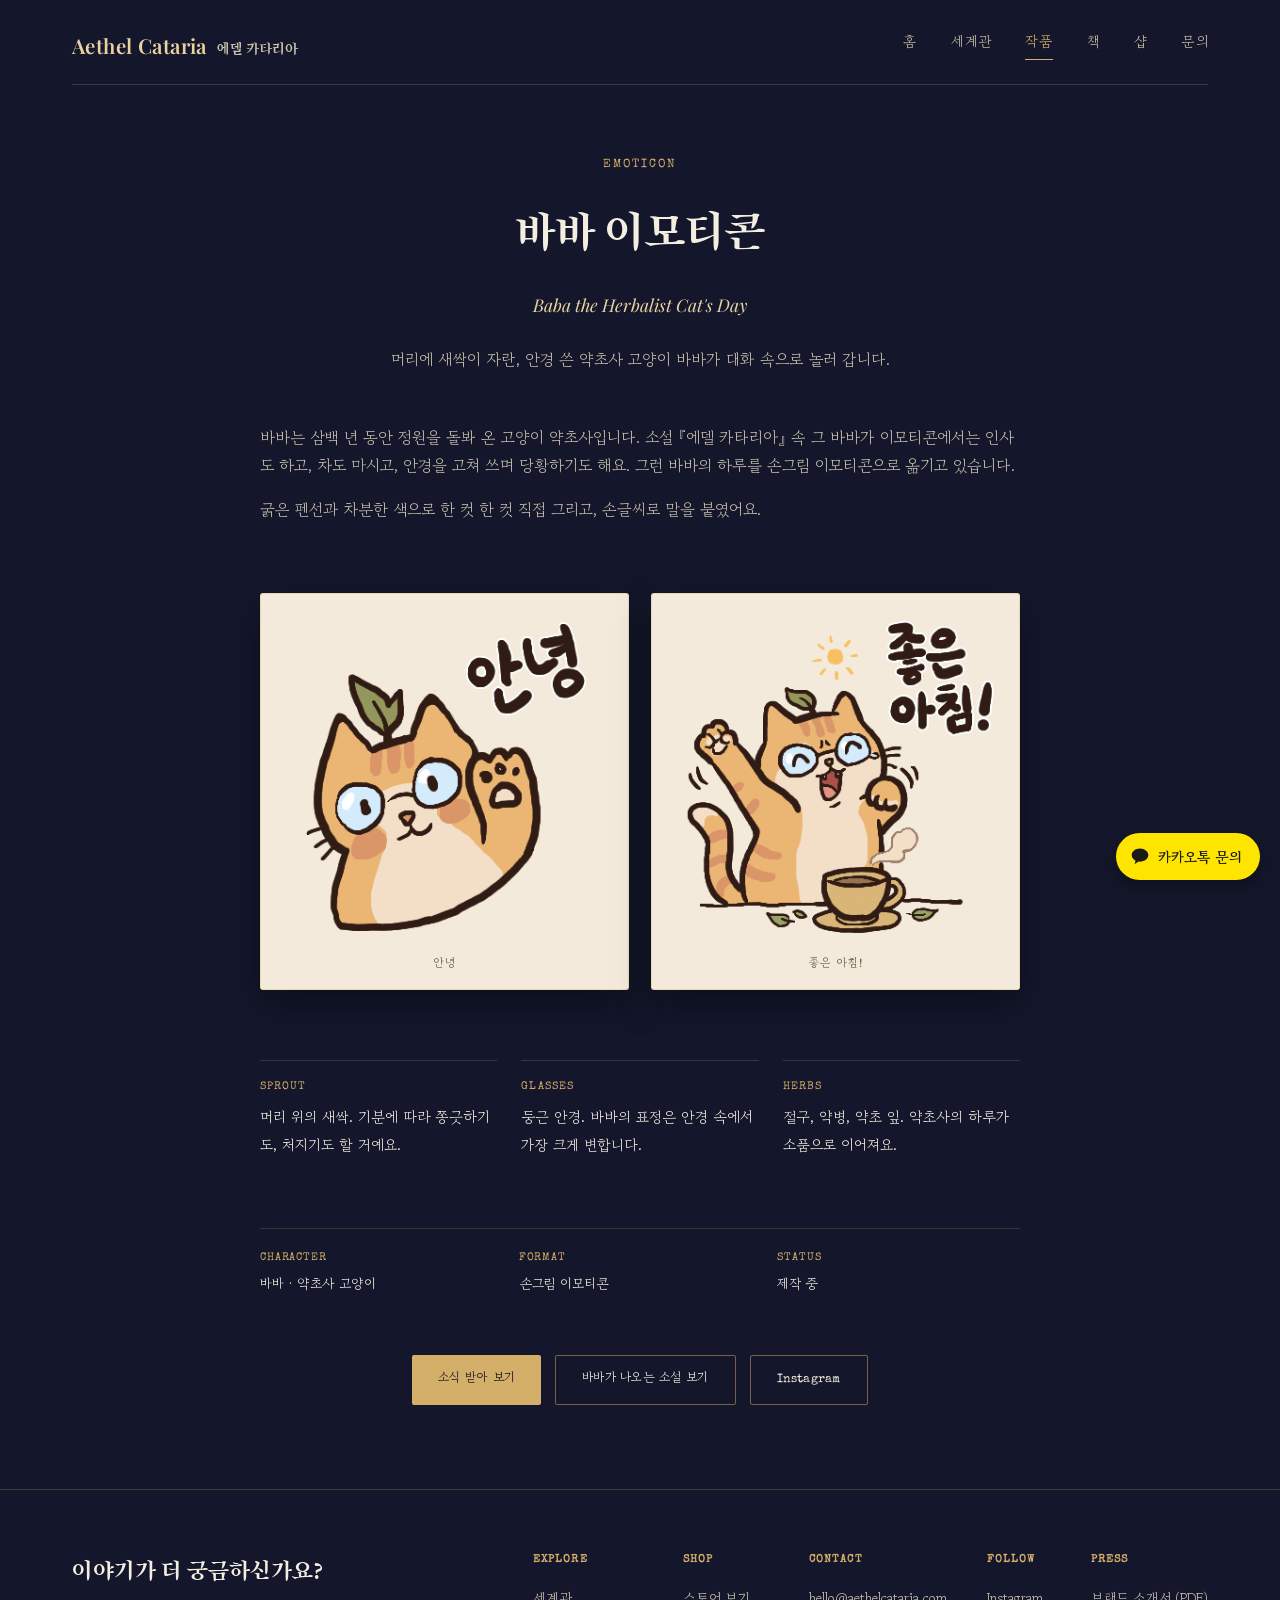
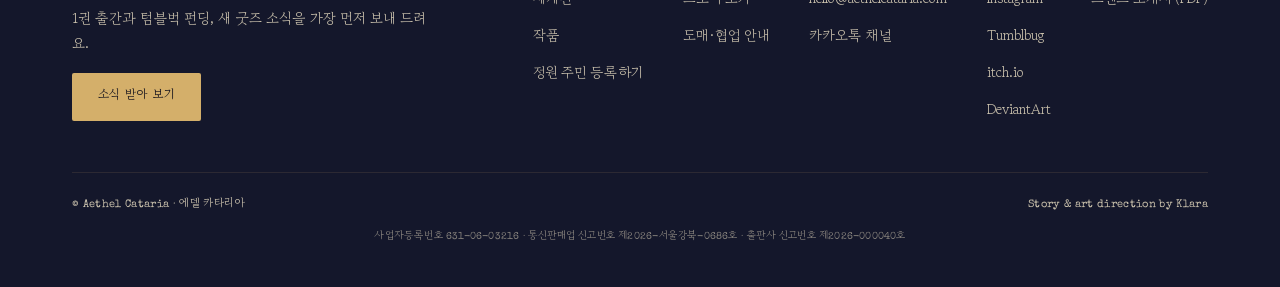
<file: emoticon.html>
<!doctype html>
<html lang="ko">
<head>
<meta charset="UTF-8">
<meta name="viewport" content="width=device-width, initial-scale=1">
<title>바바 이모티콘 · Aethel Cataria</title>
<meta name="description" content="안경 쓰고 머리에 새싹이 자란 약초사 고양이 바바의 이모티콘. 직접 그린 손그림으로 만들고 있어요.">
<meta property="og:type" content="website">
<meta property="og:site_name" content="Aethel Cataria · 에델 카타리아">
<meta property="og:locale" content="ko_KR">
<meta property="og:title" content="바바 이모티콘 · Aethel Cataria">
<meta property="og:description" content="안경 쓰고 머리에 새싹이 자란 약초사 고양이 바바의 이모티콘. 직접 그린 손그림으로 만들고 있어요.">
<meta property="og:url" content="https://aethelcataria.com/emoticon.html">
<meta property="og:image" content="https://aethelcataria.com/assets/images/og-default.jpg">
<meta property="og:image:width" content="1200">
<meta property="og:image:height" content="630">
<meta name="twitter:card" content="summary_large_image">
<link rel="icon" href="favicon.ico" sizes="any">
<link rel="icon" type="image/png" sizes="32x32" href="favicon-32.png">
<link rel="apple-touch-icon" href="apple-touch-icon.png">
<link rel="stylesheet" href="assets/style.css?v=20261107b">
<style>
  .work-detail{
    max-width: 760px;
    margin: 0 auto 110px;
    padding-top: 20px;
    scroll-margin-top: 100px;
  }
  .work-detail:last-child{ margin-bottom: 40px; }
  .work-detail-head{
    display:flex; align-items:flex-start; gap:22px;
    margin-bottom: 22px;
  }
  .work-detail-icon{
    flex: 0 0 auto;
    width: 52px; height: 52px;
    color: var(--gold);
  }
  .work-detail-icon svg{ width: 100%; height: 100%; display: block; }
  .work-detail-kicker{
    font-family: var(--font-mono);
    font-size: .7rem; letter-spacing:.1em; text-transform: uppercase;
    color: var(--gold); margin: 0 0 8px;
  }
  .work-detail h2{
    font-family: var(--font-display-kr);
    font-weight: 400;
    font-size: clamp(1.5rem, 3vw, 2rem);
    margin: 0;
    color: var(--parchment);
  }
  .work-detail .en-title{
    font-family: var(--font-display-en);
    font-style: italic;
    color: var(--gold-soft);
    font-size: .95rem;
    margin: 6px 0 0;
  }
  .work-detail p.body{
    color: var(--parchment-dim);
    margin: 0 0 16px;
  }
  .spec-list{
    list-style: none;
    margin: 22px 0 0;
    padding: 20px 0 0;
    border-top: 1px solid rgba(212,175,106,.2);
    display: grid;
    grid-template-columns: repeat(auto-fit, minmax(150px,1fr));
    gap: 16px;
  }
  .spec-list li{
    font-size: .84rem;
  }
  .spec-list .k{
    display:block;
    font-family: var(--font-mono);
    font-size: .66rem;
    letter-spacing: .08em;
    text-transform: uppercase;
    color: var(--gold);
    margin-bottom: 4px;
  }
  .spec-list .v{ color: var(--parchment); }
  .work-detail-cta{
    margin-top: 26px;
    display: flex;
    gap: 14px;
    flex-wrap: wrap;
  }
  hr.div{
    border: none;
    border-top: 1px solid rgba(212,175,106,.15);
    max-width: 760px;
    margin: 0 auto 90px;
  }
  .work-detail.has-media{
    max-width: 900px;
    display: grid;
    grid-template-columns: minmax(220px, 320px) 1fr;
    gap: 44px;
    align-items: start;
  }
  .work-detail-media{
    border-radius: 3px;
    overflow: hidden;
    border: 1px solid rgba(212,175,106,.25);
    box-shadow: 0 14px 34px rgba(0,0,0,.35);
    position: sticky;
    top: 110px;
  }
  .work-detail-media img{
    width: 100%;
    height: 100%;
    object-fit: cover;
    display: block;
  }
  @media (max-width: 720px){
    .work-detail.has-media{ grid-template-columns: 1fr; }
    .work-detail-media{
      position: static;
      max-width: 320px;
      margin: 0 auto 8px;
    }
  }
</style>
<style>
  .emo-wrap{ max-width: 900px; margin: 0 auto; }
  .emo-intro{ max-width: 760px; margin: 0 auto 70px; }
  .emo-intro p.body{ color: var(--parchment-dim); margin: 0 0 16px; }
  .emo-cuts{
    display: grid; grid-template-columns: repeat(auto-fit, minmax(240px, 1fr));
    gap: 22px; max-width: 760px; margin: 0 auto 70px;
  }
  .emo-card{
    background: #F3EADB; border-radius: 3px;
    border: 1px solid rgba(212,175,106,.35);
    box-shadow: 0 14px 34px rgba(0,0,0,.35);
    padding: 14px; text-align: center;
  }
  .emo-card img{ width: 100%; height: auto; display: block; }
  .emo-card figcaption{
    font-family: var(--font-mono); font-size: .72rem; letter-spacing: .08em;
    color: #6b5a3e; margin-top: 8px;
  }
  .emo-points{
    list-style: none; margin: 0 auto 70px; padding: 0; max-width: 760px;
    display: grid; grid-template-columns: repeat(auto-fit, minmax(220px, 1fr)); gap: 24px;
  }
  .emo-points li{ border-top: 1px solid rgba(212,175,106,.2); padding-top: 16px; }
  .emo-points .k{
    display:block; font-family: var(--font-mono); font-size:.68rem; letter-spacing:.1em;
    text-transform: uppercase; color: var(--gold); margin-bottom: 6px;
  }
  .emo-points .v{ color: var(--parchment); font-size: .92rem; }
  .emo-cta{ display:flex; gap:14px; flex-wrap:wrap; justify-content:center; margin-top: 10px; }
</style>

</head>
<body>

<svg width="0" height="0" style="position:absolute" aria-hidden="true">
<defs>
<symbol id="icon-cottage2" viewBox="0 0 64 64" fill="none" stroke="currentColor" stroke-width="2" stroke-linejoin="round" stroke-linecap="round">
  <path d="M10 34 L32 13 L54 34"/>
  <rect x="15" y="34" width="34" height="22"/>
  <path d="M27 56 L27 41 Q32 36 37 41 L37 56"/>
</symbol>
<symbol id="icon-moonset2" viewBox="0 0 64 64" fill="currentColor" stroke="none">
  <circle cx="20" cy="34" r="10" opacity=".38"/>
  <circle cx="32" cy="27" r="13" opacity=".85"/>
  <circle cx="46" cy="34" r="10" opacity=".38"/>
</symbol>
<symbol id="icon-book2" viewBox="0 0 64 64" fill="none" stroke="currentColor" stroke-width="2" stroke-linejoin="round" stroke-linecap="round">
  <path d="M32 18 C24 12 14 14 10 18 L10 46 C14 42 24 40 32 46 C40 40 50 42 54 46 L54 18 C50 14 40 12 32 18 Z"/>
  <line x1="32" y1="18" x2="32" y2="46"/>
</symbol>
<symbol id="icon-quill2" viewBox="0 0 64 64" fill="none" stroke="currentColor" stroke-width="2" stroke-linejoin="round" stroke-linecap="round">
  <path d="M46 10 C31 18 20 33 15 52 L22 49 C29 32 39 20 50 14 Z"/>
  <line x1="15" y1="52" x2="9" y2="59"/>
</symbol>
<symbol id="icon-sticker2" viewBox="0 0 64 64" fill="none" stroke="currentColor" stroke-width="2" stroke-linejoin="round" stroke-linecap="round">
  <path d="M14 10 H40 L54 24 V54 H14 Z"/>
  <path d="M40 10 V24 H54"/>
  <path d="M28 32 L31.5 39 L39 40 L33.5 45 L35 52.5 L28 48.8 L21 52.5 L22.5 45 L17 40 L24.5 39 Z" fill="currentColor" stroke="none" opacity=".85"/>
</symbol>
</defs>
</svg>

<header class="site-header">
  <div class="wrap">
    <a href="index.html" class="brand-mark">
      <span class="en">Aethel&nbsp;Cataria</span>
      <span class="kr">에델 카타리아</span>
    </a>
    <nav class="site-nav" aria-label="주요 메뉴">
      <a href="index.html">홈</a>
      <a href="world.html">세계관</a>
      <a href="works.html" aria-current="page">작품</a>
      <a href="book.html">책</a>
      <a href="shop.html">샵</a>
      <a href="mailto:hello@aethelcataria.com?subject=%5B%EC%97%90%EB%8D%B8%EC%B9%B4%ED%83%80%EB%A6%AC%EC%95%84%5D%20%EB%AC%B8%EC%9D%98%EB%93%9C%EB%A6%BD%EB%8B%88%EB%8B%A4">문의</a>
          </nav>
  </div>
</header>

<main>

  <section class="page-hero">
    <p class="eyebrow">Emoticon</p>
    <h1>바바 이모티콘</h1>
    <p class="en">Baba the Herbalist Cat's Day</p>
    <p class="desc">머리에 새싹이 자란, 안경 쓴 약초사 고양이 바바가 대화 속으로 놀러 갑니다.</p>
  </section>

  <section class="section" style="padding-top:40px">

    <div class="emo-intro">
      <p class="body">바바는 삼백 년 동안 정원을 돌봐 온 고양이 약초사입니다. 소설 『에델 카타리아』 속 그 바바가 이모티콘에서는 인사도 하고, 차도 마시고, 안경을 고쳐 쓰며 당황하기도 해요. 그런 바바의 하루를 손그림 이모티콘으로 옮기고 있습니다.</p>
      <p class="body">굵은 펜선과 차분한 색으로 한 컷 한 컷 직접 그리고, 손글씨로 말을 붙였어요.</p>
    </div>

    <div class="emo-cuts">
      <figure class="emo-card" style="margin:0">
        <img src="assets/images/emoticon-hello.png" alt="앞발을 들어 인사하는 안경 쓴 오렌지 고양이 바바, 손글씨 '안녕'" width="360" height="360" loading="lazy">
        <figcaption>안녕</figcaption>
      </figure>
      <figure class="emo-card" style="margin:0">
        <img src="assets/images/emoticon-morning.png" alt="기지개를 켜며 약초 차를 앞에 둔 바바, 손글씨 '좋은 아침!'" width="360" height="360" loading="lazy">
        <figcaption>좋은 아침!</figcaption>
      </figure>
    </div>

    <ul class="emo-points">
      <li><span class="k">Sprout</span><span class="v">머리 위의 새싹. 기분에 따라 쫑긋하기도, 처지기도 할 거예요.</span></li>
      <li><span class="k">Glasses</span><span class="v">둥근 안경. 바바의 표정은 안경 속에서 가장 크게 변합니다.</span></li>
      <li><span class="k">Herbs</span><span class="v">절구, 약병, 약초 잎. 약초사의 하루가 소품으로 이어져요.</span></li>
    </ul>

    <ul class="spec-list" style="max-width:760px;margin:0 auto 60px">
      <li><span class="k">Character</span><span class="v">바바 · 약초사 고양이</span></li>
      <li><span class="k">Format</span><span class="v">손그림 이모티콘</span></li>
      <li><span class="k">Status</span><span class="v">제작 중</span></li>
    </ul>

    <div class="emo-cta">
      <a class="btn btn-gold" href="https://page.stibee.com/subscriptions/526377" target="_blank" rel="noopener">소식 받아 보기</a>
      <a class="btn btn-outline" href="book.html">바바가 나오는 소설 보기</a>
      <a class="btn btn-outline" href="https://www.instagram.com/aethel.cataria/" target="_blank" rel="noopener">Instagram</a>
    </div>

  </section>

</main>

<footer class="site-footer" id="contact">
  <div class="footer-inner">
    <div class="footer-cta">
      <h2>이야기가 더 궁금하신가요?</h2>
      <p class="footer-sub">1권 출간과 텀블벅 펀딩, 새 굿즈 소식을 가장 먼저 보내 드려요.</p>
      <a class="btn btn-gold" href="https://page.stibee.com/subscriptions/526377" target="_blank" rel="noopener">소식 받아 보기</a>
    </div>
    <div class="footer-links">
      <div class="footer-col">
        <h5>Explore</h5>
        <ul>
          <li><a href="world.html">세계관</a></li>
          <li><a href="works.html">작품</a></li>
          <li><a href="citizen.html">정원 주민 등록하기</a></li>
        </ul>
      </div>
      <div class="footer-col">
        <h5>Shop</h5>
        <ul>
          <li><a href="shop.html">스토어 보기</a></li>
          <li><a href="wholesale.html">도매·협업 안내</a></li>
        </ul>
      </div>
      <div class="footer-col">
        <h5>Contact</h5>
        <ul>
          <li><a href="mailto:hello@aethelcataria.com">hello@aethelcataria.com</a></li>
          <li><a href="https://pf.kakao.com/_YXvxaX" target="_blank" rel="noopener">카카오톡 채널</a></li>
        </ul>
      </div>
      <div class="footer-col">
        <h5>Follow</h5>
        <ul>
          <li><a href="https://www.instagram.com/aethel.cataria/" target="_blank" rel="noopener">Instagram</a></li>
          <li><a href="https://tumblbug.com/u/herbalist-cat-garden" target="_blank" rel="noopener">Tumblbug</a></li>
          <li><a href="https://klarahatfield.itch.io/herbalist-cat-garden" target="_blank" rel="noopener">itch.io</a></li>
          <li><a href="https://www.deviantart.com/klarahatfield/" target="_blank" rel="noopener">DeviantArt</a></li>
        </ul>
      </div>
      <div class="footer-col">
        <h5>Press</h5>
        <ul>
          <li><a href="assets/docs/aethelcataria-brand-intro.pdf" target="_blank" rel="noopener">브랜드 소개서 (PDF)</a></li>
        </ul>
      </div>
    </div>
  </div>
  <div class="footer-base">
    <span>© Aethel Cataria · 에델 카타리아</span>
    <span>Story &amp; art direction by Klara</span>
  </div>
  <div class="footer-legal">사업자등록번호 631-06-03216 · 통신판매업 신고번호 제2026-서울강북-0686호 · 출판사 신고번호 제2026-000040호</div>
</footer>

<script data-goatcounter="https://aethelcataria.goatcounter.com/count"
        async src="//gc.zgo.at/count.js"></script>

<script src="assets/funding-phase.js"></script>

<!-- 카카오톡 채널 채팅 버튼 -->
<a class="kakao-float" href="https://pf.kakao.com/_YXvxaX/chat" target="_blank" rel="noopener" aria-label="카카오톡 채널로 문의하기">
  <svg viewBox="0 0 24 24" aria-hidden="true"><path fill="#191919" d="M12 3C6.48 3 2 6.54 2 10.9c0 2.8 1.86 5.27 4.66 6.67l-.95 3.48c-.08.3.26.54.52.37l4.15-2.74c.53.06 1.07.1 1.62.1 5.52 0 10-3.54 10-7.88S17.52 3 12 3z"/></svg>
  <span>카카오톡 문의</span>
</a>

</body>
</html>
</file>
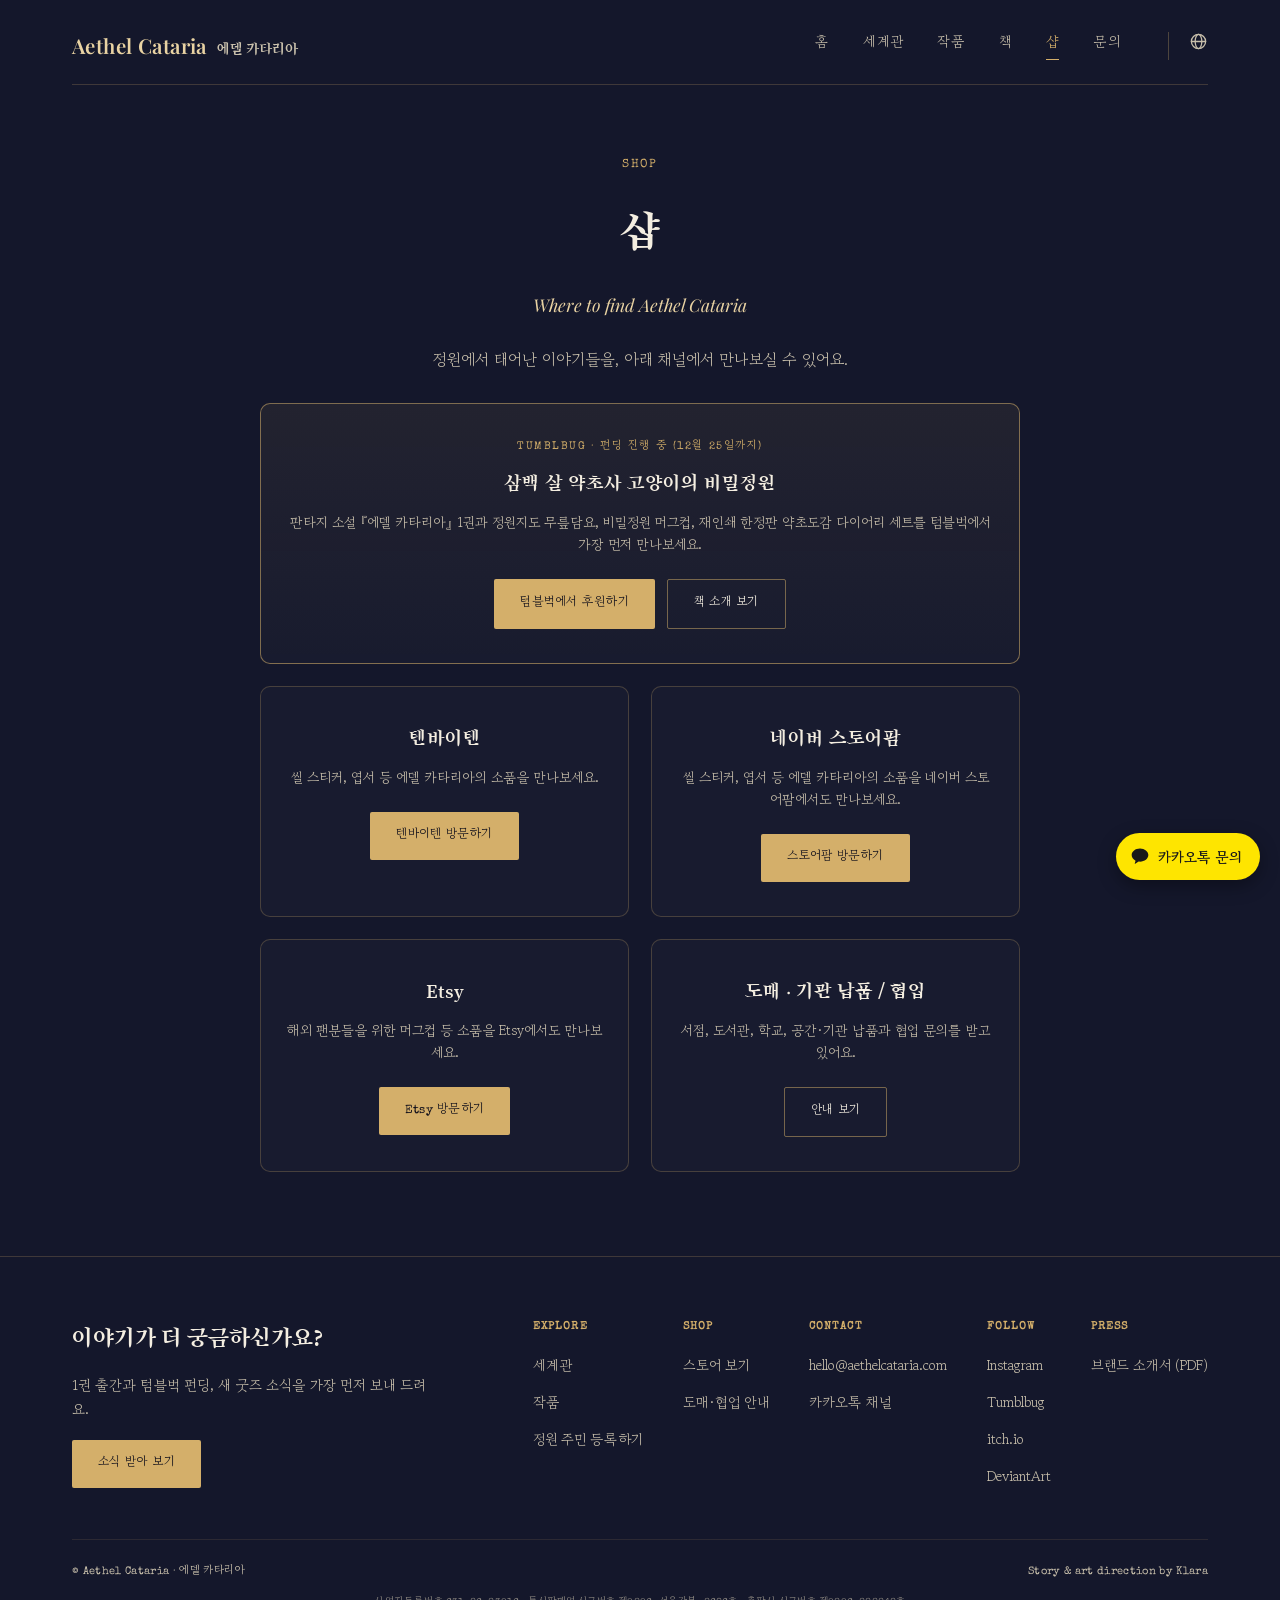
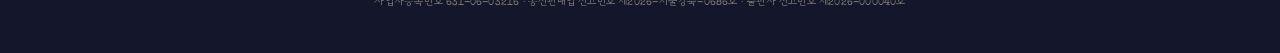
<file: shop.html>
<!doctype html>
<html lang="ko">
<head>
<meta charset="UTF-8">
<meta name="viewport" content="width=device-width, initial-scale=1">
<title>샵 · Aethel Cataria</title>
<meta name="description" content="『에델 카타리아』 1권 텀블벅 펀딩과 씰 스티커, 엽서 등 에델 카타리아의 소품을 만나볼 수 있는 온라인 스토어 모음.">
<meta property="og:type" content="website">
<meta property="og:site_name" content="Aethel Cataria · 에델 카타리아">
<meta property="og:locale" content="ko_KR">
<meta property="og:title" content="샵 · Aethel Cataria">
<meta property="og:description" content="『에델 카타리아』 1권 텀블벅 펀딩과 씰 스티커, 엽서 등 에델 카타리아의 소품을 만나볼 수 있는 온라인 스토어 모음.">
<meta property="og:url" content="https://aethelcataria.com/shop.html">
<meta property="og:image" content="https://aethelcataria.com/assets/images/og-default.jpg">
<meta property="og:image:width" content="1200">
<meta property="og:image:height" content="630">
<meta name="twitter:card" content="summary_large_image">
<link rel="icon" href="favicon.ico" sizes="any">
<link rel="icon" type="image/png" sizes="32x32" href="favicon-32.png">
<link rel="apple-touch-icon" href="apple-touch-icon.png">
<link rel="alternate" hreflang="ko" href="https://aethelcataria.com/shop.html">
<link rel="alternate" hreflang="en" href="https://aethelcataria.com/en/shop.html">
<link rel="stylesheet" href="assets/style.css?v=20261107b">
<style>
  .shop-grid{
    display: grid;
    grid-template-columns: repeat(auto-fit, minmax(240px,1fr));
    gap: 22px;
    max-width: 760px;
    margin: 0 auto;
  }
  .shop-card{
    border: 1px solid rgba(212,175,106,.25);
    border-radius: 10px;
    padding: 34px 26px;
    text-align: center;
    background: rgba(255,255,255,.02);
  }
  .shop-card h3{
    font-family: var(--font-display-kr);
    font-weight: 400;
    font-size: 1.25rem;
    color: var(--parchment);
    margin: 0 0 10px;
  }
  .shop-card p{
    color: var(--parchment-dim);
    font-size: .86rem;
    line-height: 1.6;
    margin: 0 0 24px;
  }
  .shop-card.is-soon{ opacity: .5; }
  .shop-card.is-feature{
    grid-column: 1 / -1;
    border-color: rgba(212,175,106,.55);
    background: linear-gradient(180deg, rgba(212,175,106,.08), rgba(255,255,255,.02));
  }
  .shop-card .shop-kicker{
    font-family: var(--font-mono);
    font-size: .7rem;
    letter-spacing: .14em;
    text-transform: uppercase;
    color: var(--gold);
    margin: 0 0 10px;
  }
  .shop-card .shop-actions{ display:flex; gap:12px; justify-content:center; flex-wrap:wrap; }
</style>
</head>
<body>

<header class="site-header">
  <div class="wrap">
    <a href="index.html" class="brand-mark">
      <span class="en">Aethel&nbsp;Cataria</span>
      <span class="kr">에델 카타리아</span>
    </a>
    <nav class="site-nav" aria-label="주요 메뉴">
      <a href="index.html">홈</a>
      <a href="world.html">세계관</a>
      <a href="works.html">작품</a>
      <a href="book.html">책</a>
      <a href="shop.html" aria-current="page">샵</a>
      <a href="mailto:hello@aethelcataria.com?subject=%5B%EC%97%90%EB%8D%B8%EC%B9%B4%ED%83%80%EB%A6%AC%EC%95%84%5D%20%EB%AC%B8%EC%9D%98%EB%93%9C%EB%A6%BD%EB%8B%88%EB%8B%A4">문의</a>
      <details class="lang-switch-wrap">
        <summary aria-label="언어 선택"><svg viewBox="0 0 24 24" fill="none" stroke="currentColor" stroke-width="1.6" stroke-linecap="round" stroke-linejoin="round" aria-hidden="true"><circle cx="12" cy="12" r="9"/><ellipse cx="12" cy="12" rx="4.2" ry="9"/><line x1="3" y1="12" x2="21" y2="12"/></svg></summary>
        <div class="lang-menu">
          <a href="en/shop.html" lang="en" hreflang="en">EN</a>
        </div>
      </details>
    </nav>
  </div>
</header>

<main>

  <section class="page-hero">
    <p class="eyebrow">Shop</p>
    <h1>샵</h1>
    <p class="en">Where to find Aethel Cataria</p>
    <p class="desc">정원에서 태어난 이야기들을, 아래 채널에서 만나보실 수 있어요.</p>
  </section>

  <section class="section" style="padding-top:20px">
    <div class="shop-grid">
      <div class="shop-card is-feature">
        <p class="shop-kicker" data-live="Tumblbug · 펀딩 진행 중 (12월 25일까지)" data-ended="Tumblbug · 펀딩 마감">Tumblbug · 11월 20일(금) 오후 6시 오픈</p>
        <h3>삼백 살 약초사 고양이의 비밀정원</h3>
        <p data-ended="함께해 주셔서 감사합니다. 『에델 카타리아』 1권은 2026년 12월 30일에 출간됩니다.">판타지 소설 『에델 카타리아』 1권과 정원지도 무릎담요, 비밀정원 머그컵, 재인쇄 한정판 약초도감 다이어리 세트를 텀블벅에서 가장 먼저 만나보세요.</p>
        <div class="shop-actions">
          <a class="btn btn-gold" href="https://tum.bg/da9RQI" target="_blank" rel="noopener" data-live="텀블벅에서 후원하기" data-ended="텀블벅 프로젝트 보기">텀블벅에서 알림 신청하기</a>
          <a class="btn btn-outline" href="book.html">책 소개 보기</a>
        </div>
      </div>
      <div class="shop-card">
        <h3>텐바이텐</h3>
        <p>씰 스티커, 엽서 등 에델 카타리아의 소품을 만나보세요.</p>
        <a class="btn btn-gold" href="https://www.10x10.co.kr/street/street_brand_sub06.asp?makerid=aethelcataria" target="_blank" rel="noopener">텐바이텐 방문하기</a>
      </div>
      <div class="shop-card">
        <h3>네이버 스토어팜</h3>
        <p>씰 스티커, 엽서 등 에델 카타리아의 소품을 네이버 스토어팜에서도 만나보세요.</p>
        <a class="btn btn-gold" href="https://smartstore.naver.com/aethelcataria" target="_blank" rel="noopener">스토어팜 방문하기</a>
      </div>
      <div class="shop-card">
        <h3>Etsy</h3>
        <p>해외 팬분들을 위한 머그컵 등 소품을 Etsy에서도 만나보세요.</p>
        <a class="btn btn-gold" href="https://www.etsy.com/shop/AethelCataria" target="_blank" rel="noopener">Etsy 방문하기</a>
      </div>
      <div class="shop-card">
        <h3>도매 · 기관 납품 / 협업</h3>
        <p>서점, 도서관, 학교, 공간·기관 납품과 협업 문의를 받고 있어요.</p>
        <a class="btn btn-outline" href="wholesale.html">안내 보기</a>
      </div>
    </div>
  </section>

</main>

<footer class="site-footer" id="contact">
  <div class="footer-inner">
    <div class="footer-cta">
      <h2>이야기가 더 궁금하신가요?</h2>
      <p class="footer-sub">1권 출간과 텀블벅 펀딩, 새 굿즈 소식을 가장 먼저 보내 드려요.</p>
      <a class="btn btn-gold" href="https://page.stibee.com/subscriptions/526377" target="_blank" rel="noopener">소식 받아 보기</a>
    </div>
    <div class="footer-links">
      <div class="footer-col">
        <h5>Explore</h5>
        <ul>
          <li><a href="world.html">세계관</a></li>
          <li><a href="works.html">작품</a></li>
          <li><a href="citizen.html">정원 주민 등록하기</a></li>
        </ul>
      </div>
      <div class="footer-col">
        <h5>Shop</h5>
        <ul>
          <li><a href="shop.html">스토어 보기</a></li>
          <li><a href="wholesale.html">도매·협업 안내</a></li>
        </ul>
      </div>
      <div class="footer-col">
        <h5>Contact</h5>
        <ul>
          <li><a href="mailto:hello@aethelcataria.com">hello@aethelcataria.com</a></li>
          <li><a href="https://pf.kakao.com/_YXvxaX" target="_blank" rel="noopener">카카오톡 채널</a></li>
        </ul>
      </div>
      <div class="footer-col">
        <h5>Follow</h5>
        <ul>
          <li><a href="https://www.instagram.com/aethel.cataria/" target="_blank" rel="noopener">Instagram</a></li>
          <li><a href="https://tumblbug.com/u/herbalist-cat-garden" target="_blank" rel="noopener">Tumblbug</a></li>
          <li><a href="https://klarahatfield.itch.io/herbalist-cat-garden" target="_blank" rel="noopener">itch.io</a></li>
          <li><a href="https://www.deviantart.com/klarahatfield/" target="_blank" rel="noopener">DeviantArt</a></li>
        </ul>
      </div>
      <div class="footer-col">
        <h5>Press</h5>
        <ul>
          <li><a href="assets/docs/aethelcataria-brand-intro.pdf" target="_blank" rel="noopener">브랜드 소개서 (PDF)</a></li>
        </ul>
      </div>
    </div>
  </div>
  <div class="footer-base">
    <span>© Aethel Cataria · 에델 카타리아</span>
    <span>Story &amp; art direction by Klara</span>
  </div>
  <div class="footer-legal">사업자등록번호 631-06-03216 · 통신판매업 신고번호 제2026-서울강북-0686호 · 출판사 신고번호 제2026-000040호</div>
</footer>

<script data-goatcounter="https://aethelcataria.goatcounter.com/count"
        async src="//gc.zgo.at/count.js"></script>

<script src="assets/funding-phase.js"></script>

<!-- 카카오톡 채널 채팅 버튼 -->
<a class="kakao-float" href="https://pf.kakao.com/_YXvxaX/chat" target="_blank" rel="noopener" aria-label="카카오톡 채널로 문의하기">
  <svg viewBox="0 0 24 24" aria-hidden="true"><path fill="#191919" d="M12 3C6.48 3 2 6.54 2 10.9c0 2.8 1.86 5.27 4.66 6.67l-.95 3.48c-.08.3.26.54.52.37l4.15-2.74c.53.06 1.07.1 1.62.1 5.52 0 10-3.54 10-7.88S17.52 3 12 3z"/></svg>
  <span>카카오톡 문의</span>
</a>

</body>
</html>
</file>
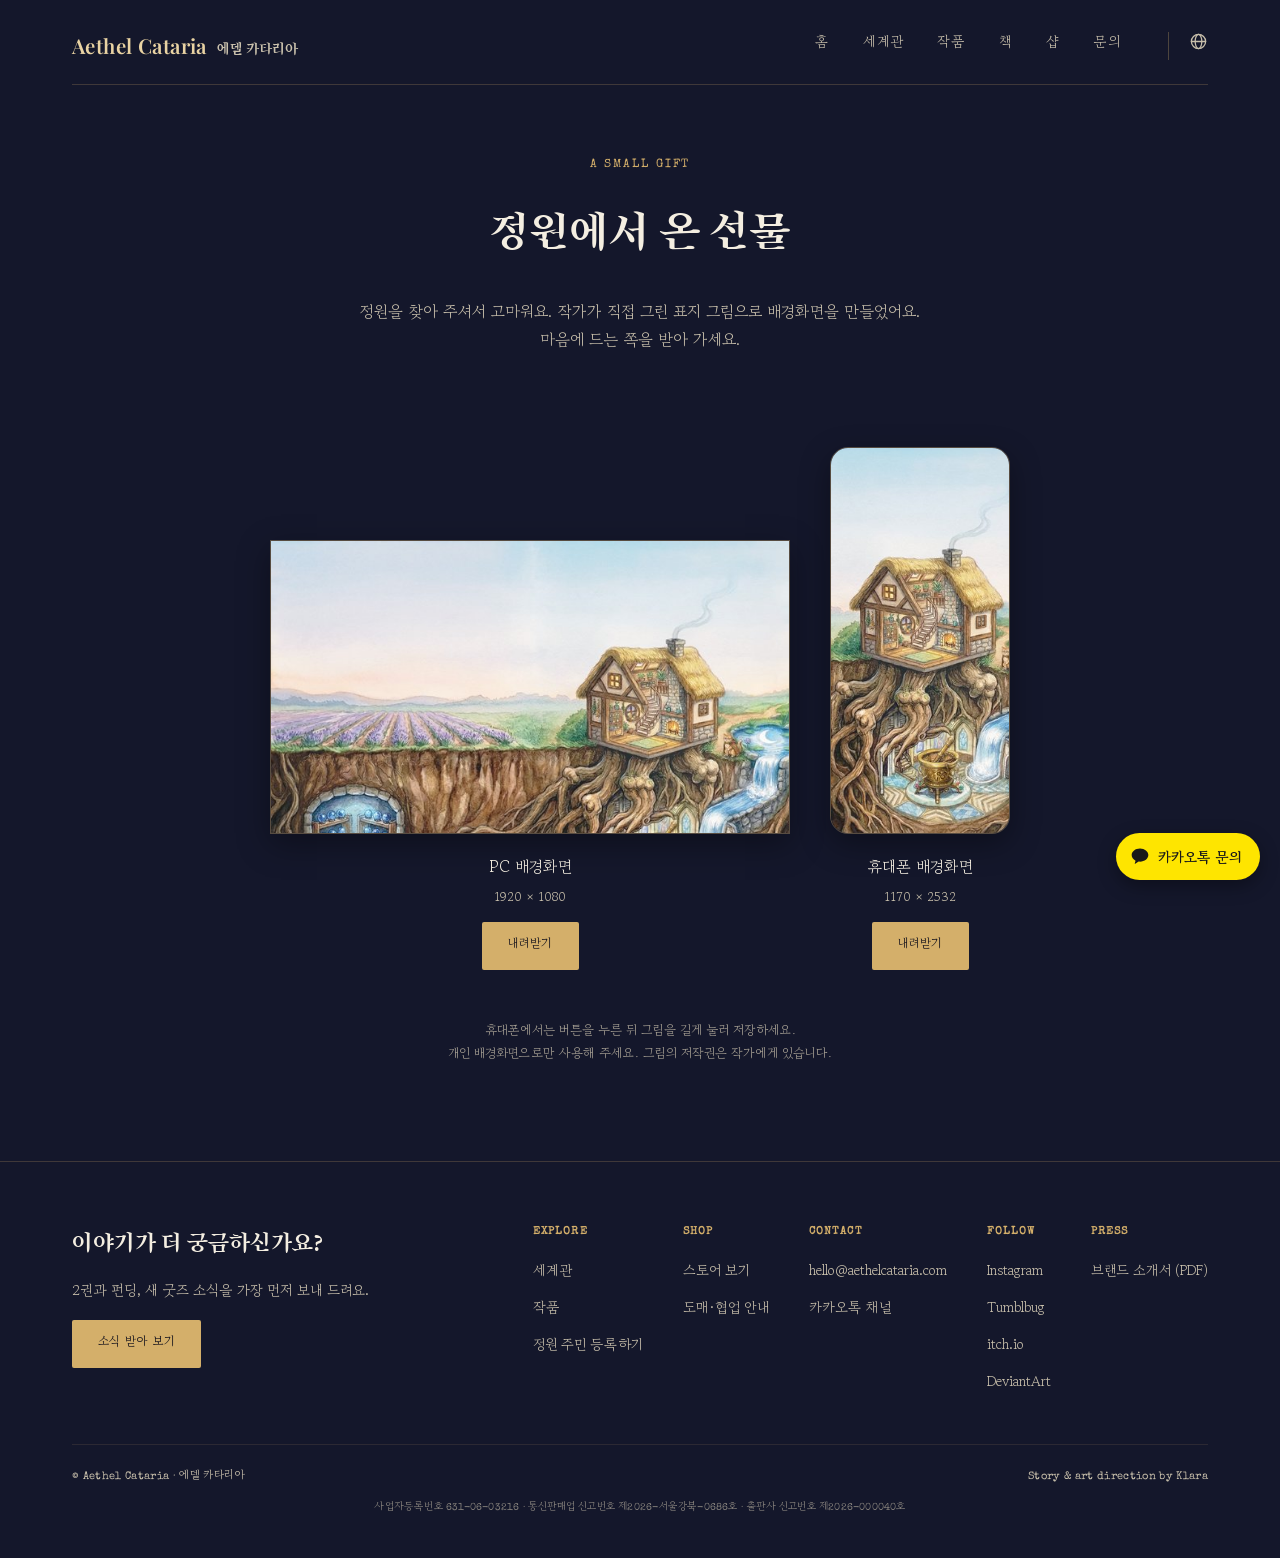
<file: wallpaper.html>
<!doctype html>
<html lang="ko">
<head>
<meta charset="UTF-8">
<meta name="viewport" content="width=device-width, initial-scale=1">
<title>구독 선물 · Aethel Cataria</title>
<meta name="description" content="에델 카타리아 소식 구독자를 위한 배경화면 선물">
<meta property="og:type" content="website">
<meta property="og:site_name" content="Aethel Cataria · 에델 카타리아">
<meta property="og:locale" content="ko_KR">
<meta property="og:title" content="구독 선물 · Aethel Cataria">
<meta property="og:description" content="에델 카타리아 소식 구독자를 위한 배경화면 선물">
<meta property="og:url" content="https://aethelcataria.com/wallpaper.html">
<meta property="og:image" content="https://aethelcataria.com/assets/images/og-default.jpg">
<meta property="og:image:width" content="1200">
<meta property="og:image:height" content="630">
<meta name="twitter:card" content="summary_large_image">
<link rel="icon" href="favicon.ico" sizes="any">
<link rel="icon" type="image/png" sizes="32x32" href="favicon-32.png">
<link rel="apple-touch-icon" href="apple-touch-icon.png">
<link rel="stylesheet" href="assets/style.css?v=20261107b">
<meta name="robots" content="noindex">
<style>
.wp-grid{display:flex;gap:40px;justify-content:center;align-items:flex-end;flex-wrap:wrap;max-width:900px;margin:0 auto}
.wp-item{text-align:center}
.wp-item img{display:block;margin:0 auto 18px;border:1px solid rgba(212,175,106,.35);box-shadow:0 10px 30px rgba(0,0,0,.35)}
.wp-item .pc{width:min(520px,90vw);height:auto}
.wp-item .ph{width:180px;height:auto;border-radius:18px}
.wp-item h4{font-weight:400;margin:0 0 6px;color:var(--parchment)}
.wp-item p{font-size:.8rem;color:var(--parchment-dim);margin:0 0 14px}
.wp-note{text-align:center;font-size:.8rem;color:var(--parchment-dim);opacity:.8;margin-top:48px;line-height:1.8}
</style>
</head>
<body>

<svg width="0" height="0" style="position:absolute" aria-hidden="true">
<defs>
<symbol id="icon-quill-sm" viewBox="0 0 64 64" fill="none" stroke="currentColor" stroke-width="2.2" stroke-linejoin="round" stroke-linecap="round">
  <path d="M46 10 C31 18 20 33 15 52 L22 49 C29 32 39 20 50 14 Z"/>
  <line x1="15" y1="52" x2="9" y2="59"/>
</symbol>
<symbol id="icon-droplet" viewBox="0 0 64 64" fill="none" stroke="currentColor" stroke-width="2.2" stroke-linejoin="round" stroke-linecap="round">
  <path d="M32 10 C42 26 50 36 50 44 C50 54 42 58 32 58 C22 58 14 54 14 44 C14 36 22 26 32 10 Z"/>
</symbol>
<symbol id="icon-crescent" viewBox="0 0 64 64" fill="currentColor" stroke="none">
  <path d="M40 8 C24 8 12 21 12 37 C12 48 19 57 29 60 C21 54 16 45 16 35 C16 20 26 8 40 8 Z"/>
</symbol>
</defs>
</svg>

<header class="site-header">
  <div class="wrap">
    <a href="index.html" class="brand-mark">
      <span class="en">Aethel&nbsp;Cataria</span>
      <span class="kr">에델 카타리아</span>
    </a>
    <nav class="site-nav" aria-label="주요 메뉴">
      <a href="index.html">홈</a>
      <a href="world.html">세계관</a>
      <a href="works.html">작품</a>
      <a href="book.html">책</a>
      <a href="shop.html">샵</a>
      <a href="mailto:hello@aethelcataria.com?subject=%5B%EC%97%90%EB%8D%B8%EC%B9%B4%ED%83%80%EB%A6%AC%EC%95%84%5D%20%EB%AC%B8%EC%9D%98%EB%93%9C%EB%A6%BD%EB%8B%88%EB%8B%A4">문의</a>
      <details class="lang-switch-wrap">
        <summary aria-label="언어 선택"><svg viewBox="0 0 24 24" fill="none" stroke="currentColor" stroke-width="1.6" stroke-linecap="round" stroke-linejoin="round" aria-hidden="true"><circle cx="12" cy="12" r="9"/><ellipse cx="12" cy="12" rx="4.2" ry="9"/><line x1="3" y1="12" x2="21" y2="12"/></svg></summary>
        <div class="lang-menu">
          <a href="en/world.html" lang="en" hreflang="en">EN</a>
        </div>
      </details>
    </nav>
  </div>
</header>

<main>

  <section class="page-hero">
    <p class="eyebrow">A Small Gift</p>
    <h1>정원에서 온 선물</h1>
    <p class="desc">정원을 찾아 주셔서 고마워요. 작가가 직접 그린 표지 그림으로 배경화면을 만들었어요. 마음에 드는 쪽을 받아 가세요.</p>
  </section>

  <section class="section">
    <div class="wp-grid">
      <div class="wp-item">
        <img class="pc" src="assets/images/wallpaper/thumb-pc.jpg" alt="PC 배경화면 미리보기 — 라벤더 밭과 코티지, 땅속 작업실" width="640" height="360">
        <h4>PC 배경화면</h4>
        <p>1920 × 1080</p>
        <a class="btn btn-gold" href="assets/images/wallpaper/aethelcataria-wallpaper-pc.jpg" download="aethelcataria-wallpaper-pc.jpg">내려받기</a>
      </div>
      <div class="wp-item">
        <img class="ph" src="assets/images/wallpaper/thumb-phone.jpg" alt="휴대폰 배경화면 미리보기 — 코티지와 뿌리, 지하 작업실" width="240" height="519">
        <h4>휴대폰 배경화면</h4>
        <p>1170 × 2532</p>
        <a class="btn btn-gold" href="assets/images/wallpaper/aethelcataria-wallpaper-phone.jpg" download="aethelcataria-wallpaper-phone.jpg">내려받기</a>
      </div>
    </div>
    <p class="wp-note">휴대폰에서는 버튼을 누른 뒤 그림을 길게 눌러 저장하세요.<br>개인 배경화면으로만 사용해 주세요. 그림의 저작권은 작가에게 있습니다.</p>
  </section>

</main>

<footer class="site-footer" id="contact">
  <div class="footer-inner">
    <div class="footer-cta">
      <h2>이야기가 더 궁금하신가요?</h2>
      <p class="footer-sub">2권과 펀딩, 새 굿즈 소식을 가장 먼저 보내 드려요.</p>
      <a class="btn btn-gold" href="https://page.stibee.com/subscriptions/526377" target="_blank" rel="noopener">소식 받아 보기</a>
    </div>
    <div class="footer-links">
      <div class="footer-col">
        <h5>Explore</h5>
        <ul>
          <li><a href="world.html">세계관</a></li>
          <li><a href="works.html">작품</a></li>
          <li><a href="citizen.html">정원 주민 등록하기</a></li>
        </ul>
      </div>
      <div class="footer-col">
        <h5>Shop</h5>
        <ul>
          <li><a href="shop.html">스토어 보기</a></li>
          <li><a href="wholesale.html">도매·협업 안내</a></li>
        </ul>
      </div>
      <div class="footer-col">
        <h5>Contact</h5>
        <ul>
          <li><a href="mailto:hello@aethelcataria.com">hello@aethelcataria.com</a></li>
          <li><a href="https://pf.kakao.com/_YXvxaX" target="_blank" rel="noopener">카카오톡 채널</a></li>
        </ul>
      </div>
      <div class="footer-col">
        <h5>Follow</h5>
        <ul>
          <li><a href="https://www.instagram.com/aethel.cataria/" target="_blank" rel="noopener">Instagram</a></li>
          <li><a href="https://tumblbug.com/u/herbalist-cat-garden" target="_blank" rel="noopener">Tumblbug</a></li>
          <li><a href="https://klarahatfield.itch.io/herbalist-cat-garden" target="_blank" rel="noopener">itch.io</a></li>
          <li><a href="https://www.deviantart.com/klarahatfield/" target="_blank" rel="noopener">DeviantArt</a></li>
        </ul>
      </div>
      <div class="footer-col">
        <h5>Press</h5>
        <ul>
          <li><a href="assets/docs/aethelcataria-brand-intro.pdf" target="_blank" rel="noopener">브랜드 소개서 (PDF)</a></li>
        </ul>
      </div>
    </div>
  </div>
  <div class="footer-base">
    <span>© Aethel Cataria · 에델 카타리아</span>
    <span>Story &amp; art direction by Klara</span>
  </div>
  <div class="footer-legal">사업자등록번호 631-06-03216 · 통신판매업 신고번호 제2026-서울강북-0686호 · 출판사 신고번호 제2026-000040호</div>
</footer>

<script data-goatcounter="https://aethelcataria.goatcounter.com/count"
        async src="//gc.zgo.at/count.js"></script>

<!-- 카카오톡 채널 채팅 버튼 -->
<a class="kakao-float" href="https://pf.kakao.com/_YXvxaX/chat" target="_blank" rel="noopener" aria-label="카카오톡 채널로 문의하기">
  <svg viewBox="0 0 24 24" aria-hidden="true"><path fill="#191919" d="M12 3C6.48 3 2 6.54 2 10.9c0 2.8 1.86 5.27 4.66 6.67l-.95 3.48c-.08.3.26.54.52.37l4.15-2.74c.53.06 1.07.1 1.62.1 5.52 0 10-3.54 10-7.88S17.52 3 12 3z"/></svg>
  <span>카카오톡 문의</span>
</a>

<script src="assets/funding-phase.js"></script>
</body>
</html>
</file>
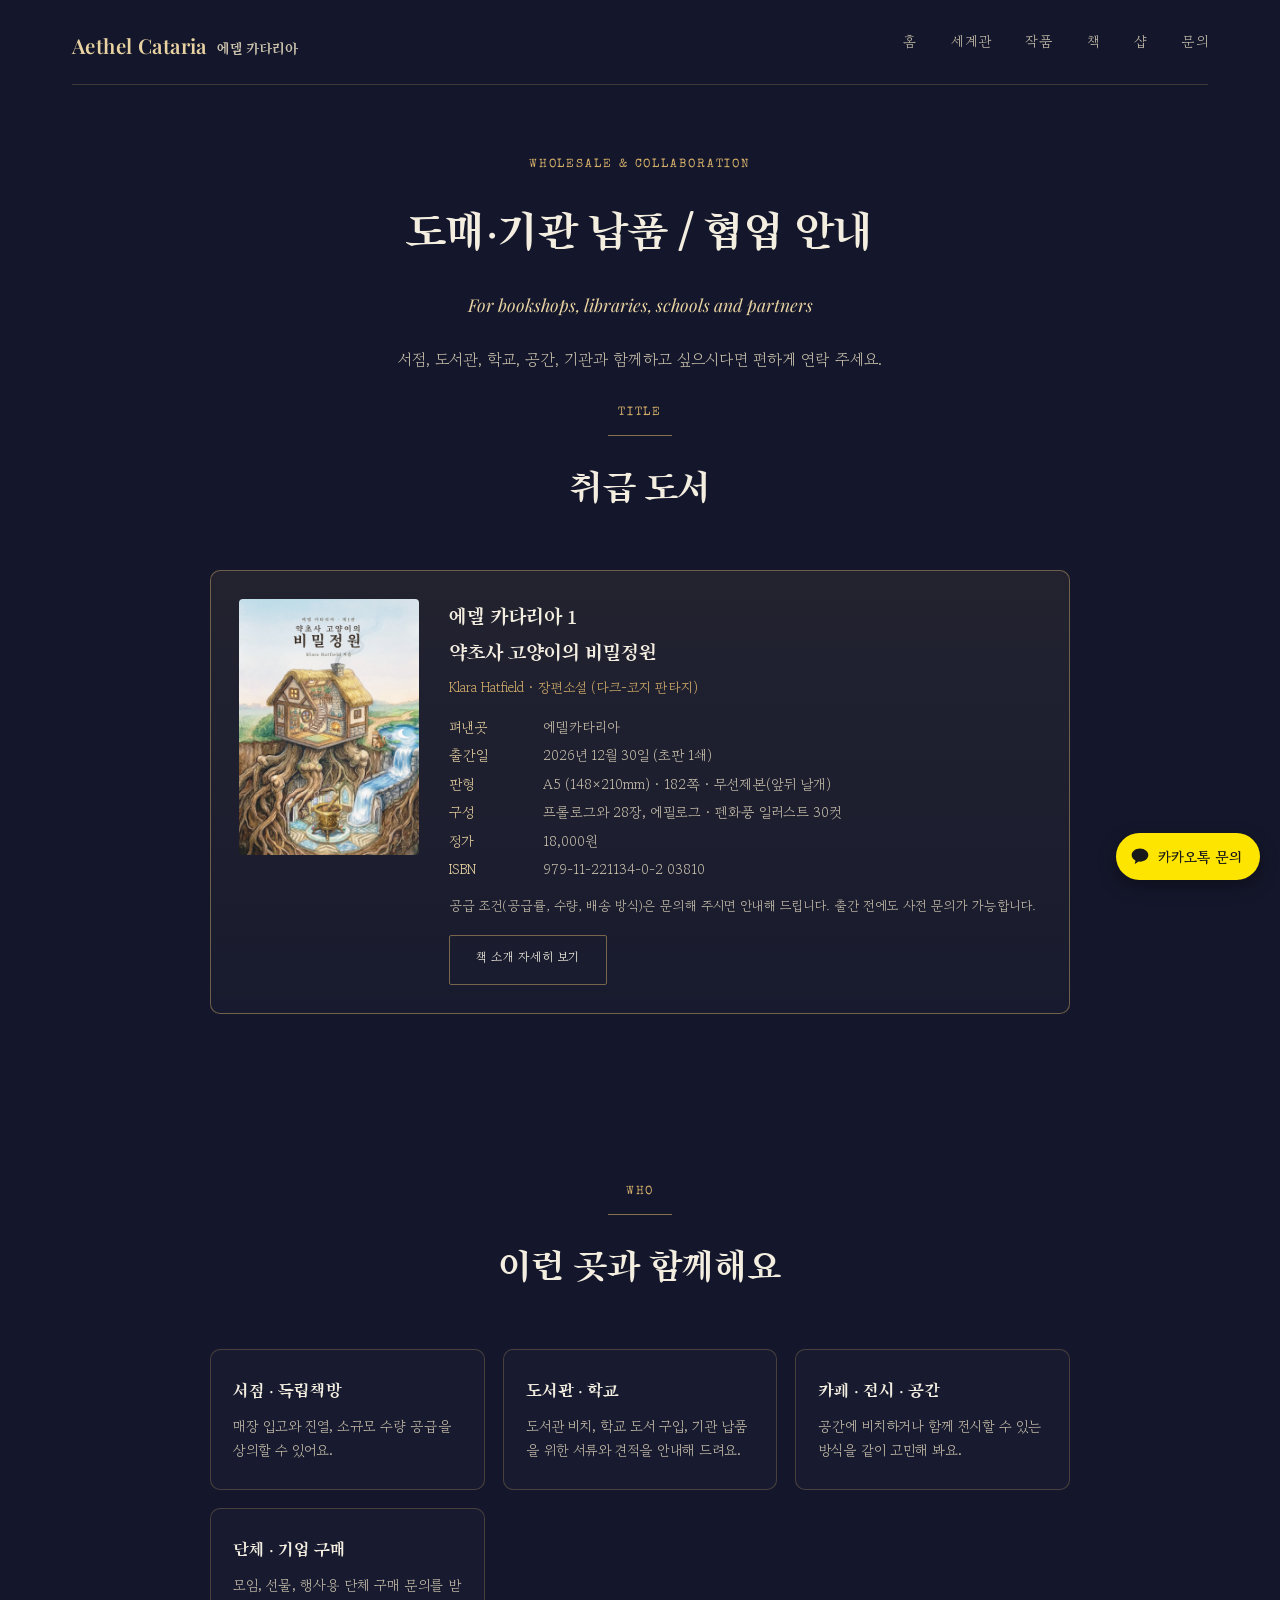
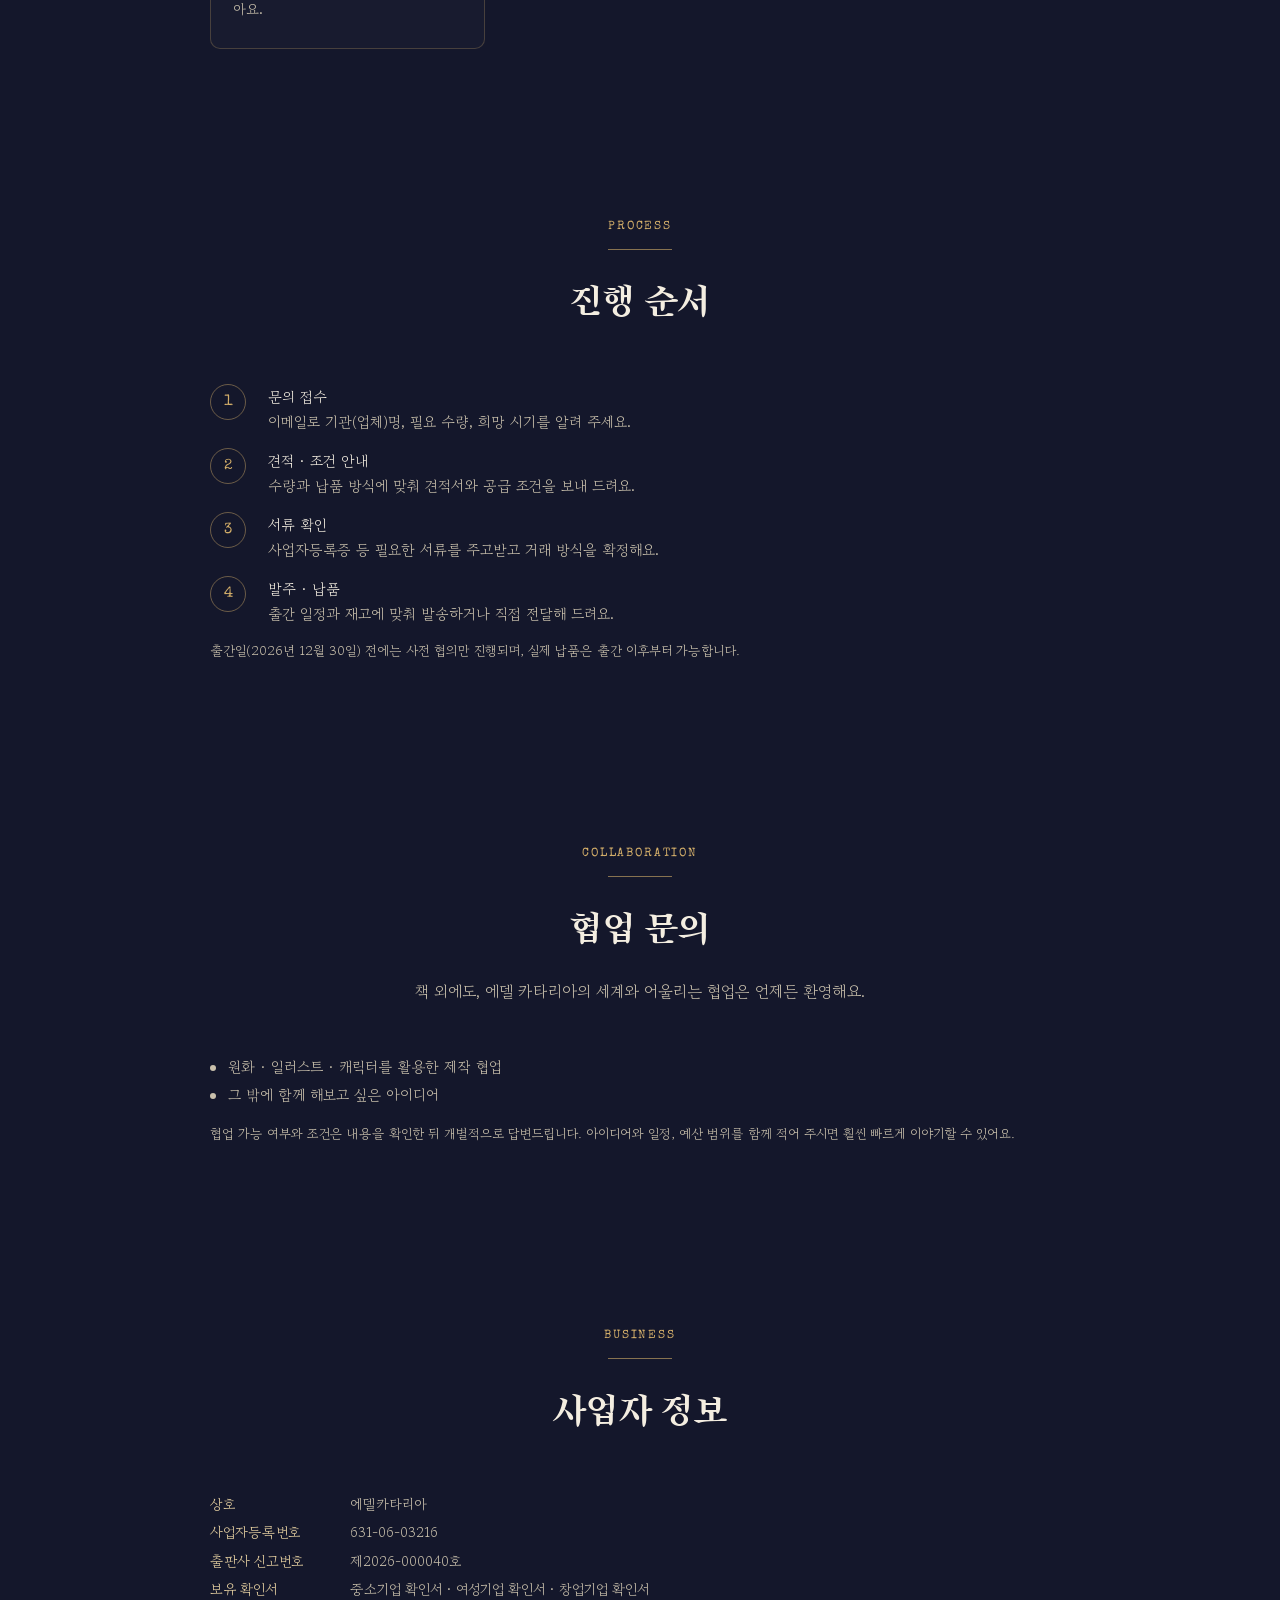
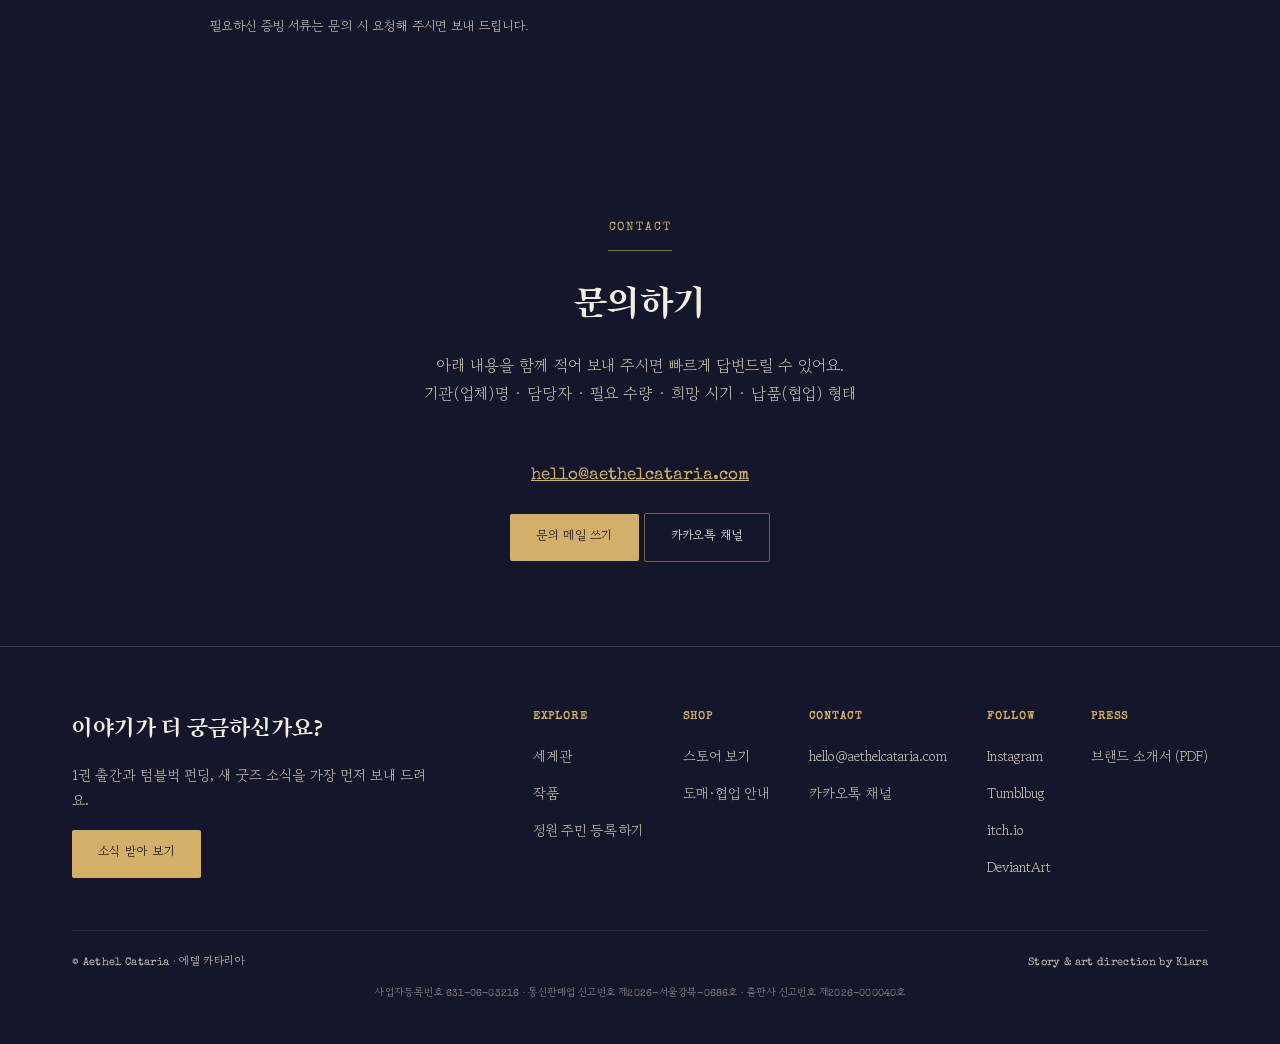
<file: wholesale.html>
<!doctype html>
<html lang="ko">
<head>
<meta charset="UTF-8">
<meta name="viewport" content="width=device-width, initial-scale=1">
<title>도매·기관 납품 / 협업 안내 · Aethel Cataria</title>
<meta name="description" content="『에델 카타리아』 1권의 서점·도서관·학교·기관 납품과 협업 문의 안내. 사업자 정보와 진행 절차, 문의 방법을 한곳에 정리했습니다.">
<meta property="og:type" content="website">
<meta property="og:site_name" content="Aethel Cataria · 에델 카타리아">
<meta property="og:locale" content="ko_KR">
<meta property="og:title" content="도매·기관 납품 / 협업 안내 · Aethel Cataria">
<meta property="og:description" content="『에델 카타리아』 1권의 서점·도서관·학교·기관 납품과 협업 문의 안내.">
<meta property="og:url" content="https://aethelcataria.com/wholesale.html">
<meta property="og:image" content="https://aethelcataria.com/assets/images/og-default.jpg">
<meta property="og:image:width" content="1200">
<meta property="og:image:height" content="630">
<meta name="twitter:card" content="summary_large_image">
<link rel="icon" href="favicon.ico" sizes="any">
<link rel="icon" type="image/png" sizes="32x32" href="favicon-32.png">
<link rel="apple-touch-icon" href="apple-touch-icon.png">
<link rel="stylesheet" href="assets/style.css?v=20261107b">
<style>
  .ws-wrap{ max-width: 860px; margin: 0 auto; }
  .ws-grid{
    display: grid;
    grid-template-columns: repeat(auto-fit, minmax(220px,1fr));
    gap: 18px;
  }
  .ws-card{
    border: 1px solid rgba(212,175,106,.25);
    border-radius: 10px;
    padding: 26px 22px;
    background: rgba(255,255,255,.02);
  }
  .ws-card h3{
    font-family: var(--font-display-kr);
    font-weight: 400;
    font-size: 1.12rem;
    color: var(--parchment);
    margin: 0 0 8px;
  }
  .ws-card p{
    color: var(--parchment-dim);
    font-size: .88rem;
    line-height: 1.7;
    margin: 0;
  }
  .ws-book{
    display: grid;
    grid-template-columns: 180px 1fr;
    gap: 30px;
    align-items: start;
    border: 1px solid rgba(212,175,106,.45);
    border-radius: 10px;
    padding: 28px;
    background: linear-gradient(180deg, rgba(212,175,106,.08), rgba(255,255,255,.02));
  }
  .ws-book img{ width: 100%; height: auto; border-radius: 4px; display: block; }
  .ws-book h3{
    font-family: var(--font-display-kr);
    font-weight: 400;
    font-size: 1.3rem;
    color: var(--parchment);
    margin: 0 0 4px;
  }
  .ws-book .sub{ color: var(--gold); font-size: .85rem; margin: 0 0 16px; }
  .ws-spec{ margin: 0; display: grid; gap: 6px; }
  .ws-spec div{ display: grid; grid-template-columns: 84px 1fr; gap: 10px; font-size: .88rem; line-height: 1.6; }
  .ws-spec dt{ color: var(--gold-soft); }
  .ws-spec dd{ margin: 0; color: var(--parchment-dim); }
  .ws-steps{ list-style: none; margin: 0; padding: 0; display: grid; gap: 14px; counter-reset: step; }
  .ws-steps li{
    counter-increment: step;
    display: grid;
    grid-template-columns: 44px 1fr;
    gap: 14px;
    align-items: start;
    color: var(--parchment-dim);
    font-size: .92rem;
    line-height: 1.7;
  }
  .ws-steps li::before{
    content: counter(step);
    font-family: var(--font-mono);
    color: var(--gold);
    border: 1px solid rgba(212,175,106,.45);
    border-radius: 50%;
    width: 36px; height: 36px;
    display: flex; align-items: center; justify-content: center;
  }
  .ws-steps strong{ color: var(--parchment); font-weight: 400; }
  .ws-list{ margin: 0; padding-left: 1.2em; color: var(--parchment-dim); font-size: .92rem; line-height: 1.9; }
  .ws-note{ color: var(--parchment-dim); font-size: .82rem; line-height: 1.7; margin-top: 14px; }
  .ws-cta{ text-align: center; }
  .ws-cta .mail{
    display: inline-block;
    font-family: var(--font-mono);
    color: var(--gold);
    font-size: 1.05rem;
    margin: 6px 0 22px;
  }
  .ws-biz{ margin: 0; display: grid; gap: 6px; max-width: 520px; }
  .ws-biz div{ display: grid; grid-template-columns: 130px 1fr; gap: 10px; font-size: .88rem; line-height: 1.6; }
  .ws-biz dt{ color: var(--gold-soft); }
  .ws-biz dd{ margin: 0; color: var(--parchment-dim); }
  @media (max-width: 640px){
    .ws-book{ grid-template-columns: 1fr; }
    .ws-book img{ max-width: 200px; margin: 0 auto; }
    .ws-spec div{ grid-template-columns: 72px 1fr; }
    .ws-biz div{ grid-template-columns: 110px 1fr; }
  }
</style>
</head>
<body>

<header class="site-header">
  <div class="wrap">
    <a href="index.html" class="brand-mark">
      <span class="en">Aethel&nbsp;Cataria</span>
      <span class="kr">에델 카타리아</span>
    </a>
    <nav class="site-nav" aria-label="주요 메뉴">
      <a href="index.html">홈</a>
      <a href="world.html">세계관</a>
      <a href="works.html">작품</a>
      <a href="book.html">책</a>
      <a href="shop.html">샵</a>
      <a href="mailto:hello@aethelcataria.com?subject=%5B%EC%97%90%EB%8D%B8%EC%B9%B4%ED%83%80%EB%A6%AC%EC%95%84%5D%20%EB%AC%B8%EC%9D%98%EB%93%9C%EB%A6%BD%EB%8B%88%EB%8B%A4">문의</a>
    </nav>
  </div>
</header>

<main>

  <section class="page-hero">
    <p class="eyebrow">Wholesale &amp; Collaboration</p>
    <h1>도매·기관 납품 / 협업 안내</h1>
    <p class="en">For bookshops, libraries, schools and partners</p>
    <p class="desc">서점, 도서관, 학교, 공간, 기관과 함께하고 싶으시다면 편하게 연락 주세요.</p>
  </section>

  <section class="section" style="padding-top:20px">
    <div class="ws-wrap">
      <div class="section-head">
        <p class="eyebrow">Title</p>
        <div class="rule"></div>
        <h2>취급 도서</h2>
      </div>
      <div class="ws-book">
        <img src="assets/images/work-novel-cover.jpg" alt="『에델 카타리아 1 · 약초사 고양이의 비밀정원』 표지">
        <div>
          <h3>에델 카타리아 1<br>약초사 고양이의 비밀정원</h3>
          <p class="sub">Klara Hatfield · 장편소설 (다크-코지 판타지)</p>
          <dl class="ws-spec">
            <div><dt>펴낸곳</dt><dd>에델카타리아</dd></div>
            <div><dt>출간일</dt><dd>2026년 12월 30일 (초판 1쇄)</dd></div>
            <div><dt>판형</dt><dd>A5 (148×210mm) · 182쪽 · 무선제본(앞뒤 날개)</dd></div>
            <div><dt>구성</dt><dd>프롤로그와 28장, 에필로그 · 펜화풍 일러스트 30컷</dd></div>
            <div><dt>정가</dt><dd>18,000원</dd></div>
            <div><dt>ISBN</dt><dd>979-11-221134-0-2 03810</dd></div>
          </dl>
          <p class="ws-note">공급 조건(공급률, 수량, 배송 방식)은 문의해 주시면 안내해 드립니다. 출간 전에도 사전 문의가 가능합니다.</p>
          <p style="margin:18px 0 0"><a class="btn btn-outline" href="book.html">책 소개 자세히 보기</a></p>
        </div>
      </div>
    </div>
  </section>

  <section class="section">
    <div class="ws-wrap">
      <div class="section-head">
        <p class="eyebrow">Who</p>
        <div class="rule"></div>
        <h2>이런 곳과 함께해요</h2>
      </div>
      <div class="ws-grid">
        <div class="ws-card">
          <h3>서점 · 독립책방</h3>
          <p>매장 입고와 진열, 소규모 수량 공급을 상의할 수 있어요.</p>
        </div>
        <div class="ws-card">
          <h3>도서관 · 학교</h3>
          <p>도서관 비치, 학교 도서 구입, 기관 납품을 위한 서류와 견적을 안내해 드려요.</p>
        </div>
        <div class="ws-card">
          <h3>카페 · 전시 · 공간</h3>
          <p>공간에 비치하거나 함께 전시할 수 있는 방식을 같이 고민해 봐요.</p>
        </div>
        <div class="ws-card">
          <h3>단체 · 기업 구매</h3>
          <p>모임, 선물, 행사용 단체 구매 문의를 받아요.</p>
        </div>
      </div>
    </div>
  </section>

  <section class="section">
    <div class="ws-wrap">
      <div class="section-head">
        <p class="eyebrow">Process</p>
        <div class="rule"></div>
        <h2>진행 순서</h2>
      </div>
      <ol class="ws-steps">
        <li><div><strong>문의 접수</strong><br>이메일로 기관(업체)명, 필요 수량, 희망 시기를 알려 주세요.</div></li>
        <li><div><strong>견적 · 조건 안내</strong><br>수량과 납품 방식에 맞춰 견적서와 공급 조건을 보내 드려요.</div></li>
        <li><div><strong>서류 확인</strong><br>사업자등록증 등 필요한 서류를 주고받고 거래 방식을 확정해요.</div></li>
        <li><div><strong>발주 · 납품</strong><br>출간 일정과 재고에 맞춰 발송하거나 직접 전달해 드려요.</div></li>
      </ol>
      <p class="ws-note">출간일(2026년 12월 30일) 전에는 사전 협의만 진행되며, 실제 납품은 출간 이후부터 가능합니다.</p>
    </div>
  </section>

  <section class="section">
    <div class="ws-wrap">
      <div class="section-head">
        <p class="eyebrow">Collaboration</p>
        <div class="rule"></div>
        <h2>협업 문의</h2>
        <p>책 외에도, 에델 카타리아의 세계와 어울리는 협업은 언제든 환영해요.</p>
      </div>
      <ul class="ws-list">
        <li>원화 · 일러스트 · 캐릭터를 활용한 제작 협업</li>
        <li>그 밖에 함께 해보고 싶은 아이디어</li>
      </ul>
      <p class="ws-note">협업 가능 여부와 조건은 내용을 확인한 뒤 개별적으로 답변드립니다. 아이디어와 일정, 예산 범위를 함께 적어 주시면 훨씬 빠르게 이야기할 수 있어요.</p>
    </div>
  </section>

  <section class="section">
    <div class="ws-wrap">
      <div class="section-head">
        <p class="eyebrow">Business</p>
        <div class="rule"></div>
        <h2>사업자 정보</h2>
      </div>
      <dl class="ws-biz">
        <div><dt>상호</dt><dd>에델카타리아</dd></div>
        <div><dt>사업자등록번호</dt><dd>631-06-03216</dd></div>
        <div><dt>출판사 신고번호</dt><dd>제2026-000040호</dd></div>
        <div><dt>보유 확인서</dt><dd>중소기업 확인서 · 여성기업 확인서 · 창업기업 확인서</dd></div>
        <!-- 여성기업확인서, 예술활동증명 등은 발급 후 이 목록에 한 줄씩 추가하세요. -->
      </dl>
      <p class="ws-note">필요하신 증빙 서류는 문의 시 요청해 주시면 보내 드립니다.</p>
    </div>
  </section>

  <section class="section">
    <div class="ws-wrap ws-cta">
      <div class="section-head">
        <p class="eyebrow">Contact</p>
        <div class="rule"></div>
        <h2>문의하기</h2>
        <p>아래 내용을 함께 적어 보내 주시면 빠르게 답변드릴 수 있어요.<br>기관(업체)명 · 담당자 · 필요 수량 · 희망 시기 · 납품(협업) 형태</p>
      </div>
      <a class="mail" href="mailto:hello@aethelcataria.com">hello@aethelcataria.com</a><br>
      <a class="btn btn-gold" href="mailto:hello@aethelcataria.com?subject=%5B%EB%8F%84%EB%A7%A4%C2%B7%ED%98%91%EC%97%85%20%EB%AC%B8%EC%9D%98%5D&body=%EA%B8%B0%EA%B4%80(%EC%97%85%EC%B2%B4)%EB%AA%85%3A%0A%EB%8B%B4%EB%8B%B9%EC%9E%90%20%EC%84%B1%ED%95%A8%2F%EC%97%B0%EB%9D%BD%EC%B2%98%3A%0A%ED%95%84%EC%9A%94%20%EC%88%98%EB%9F%89%3A%0A%ED%9D%AC%EB%A7%9D%20%EC%8B%9C%EA%B8%B0%3A%0A%EB%82%A9%ED%92%88%20%EB%98%90%EB%8A%94%20%ED%98%91%EC%97%85%20%ED%98%95%ED%83%9C%3A%0A%EA%B8%B0%ED%83%80%20%EC%A0%84%ED%95%98%EC%8B%A4%20%EB%82%B4%EC%9A%A9%3A%0A">문의 메일 쓰기</a>
      <a class="btn btn-outline" href="https://pf.kakao.com/_YXvxaX" target="_blank" rel="noopener">카카오톡 채널</a>
    </div>
  </section>

</main>

<footer class="site-footer" id="contact">
  <div class="footer-inner">
    <div class="footer-cta">
      <h2>이야기가 더 궁금하신가요?</h2>
      <p class="footer-sub">1권 출간과 텀블벅 펀딩, 새 굿즈 소식을 가장 먼저 보내 드려요.</p>
      <a class="btn btn-gold" href="https://page.stibee.com/subscriptions/526377" target="_blank" rel="noopener">소식 받아 보기</a>
    </div>
    <div class="footer-links">
      <div class="footer-col">
        <h5>Explore</h5>
        <ul>
          <li><a href="world.html">세계관</a></li>
          <li><a href="works.html">작품</a></li>
          <li><a href="citizen.html">정원 주민 등록하기</a></li>
        </ul>
      </div>
      <div class="footer-col">
        <h5>Shop</h5>
        <ul>
          <li><a href="shop.html">스토어 보기</a></li>
          <li><a href="wholesale.html">도매·협업 안내</a></li>
        </ul>
      </div>
      <div class="footer-col">
        <h5>Contact</h5>
        <ul>
          <li><a href="mailto:hello@aethelcataria.com">hello@aethelcataria.com</a></li>
          <li><a href="https://pf.kakao.com/_YXvxaX" target="_blank" rel="noopener">카카오톡 채널</a></li>
        </ul>
      </div>
      <div class="footer-col">
        <h5>Follow</h5>
        <ul>
          <li><a href="https://www.instagram.com/aethel.cataria/" target="_blank" rel="noopener">Instagram</a></li>
          <li><a href="https://tumblbug.com/u/herbalist-cat-garden" target="_blank" rel="noopener">Tumblbug</a></li>
          <li><a href="https://klarahatfield.itch.io/herbalist-cat-garden" target="_blank" rel="noopener">itch.io</a></li>
          <li><a href="https://www.deviantart.com/klarahatfield/" target="_blank" rel="noopener">DeviantArt</a></li>
        </ul>
      </div>
      <div class="footer-col">
        <h5>Press</h5>
        <ul>
          <li><a href="assets/docs/aethelcataria-brand-intro.pdf" target="_blank" rel="noopener">브랜드 소개서 (PDF)</a></li>
        </ul>
      </div>
    </div>
  </div>
  <div class="footer-base">
    <span>© Aethel Cataria · 에델 카타리아</span>
    <span>Story &amp; art direction by Klara</span>
  </div>
  <div class="footer-legal">사업자등록번호 631-06-03216 · 통신판매업 신고번호 제2026-서울강북-0686호 · 출판사 신고번호 제2026-000040호</div>
</footer>

<script data-goatcounter="https://aethelcataria.goatcounter.com/count"
        async src="//gc.zgo.at/count.js"></script>

<!-- 카카오톡 채널 채팅 버튼 -->
<a class="kakao-float" href="https://pf.kakao.com/_YXvxaX/chat" target="_blank" rel="noopener" aria-label="카카오톡 채널로 문의하기">
  <svg viewBox="0 0 24 24" aria-hidden="true"><path fill="#191919" d="M12 3C6.48 3 2 6.54 2 10.9c0 2.8 1.86 5.27 4.66 6.67l-.95 3.48c-.08.3.26.54.52.37l4.15-2.74c.53.06 1.07.1 1.62.1 5.52 0 10-3.54 10-7.88S17.52 3 12 3z"/></svg>
  <span>카카오톡 문의</span>
</a>

</body>
</html>
</file>
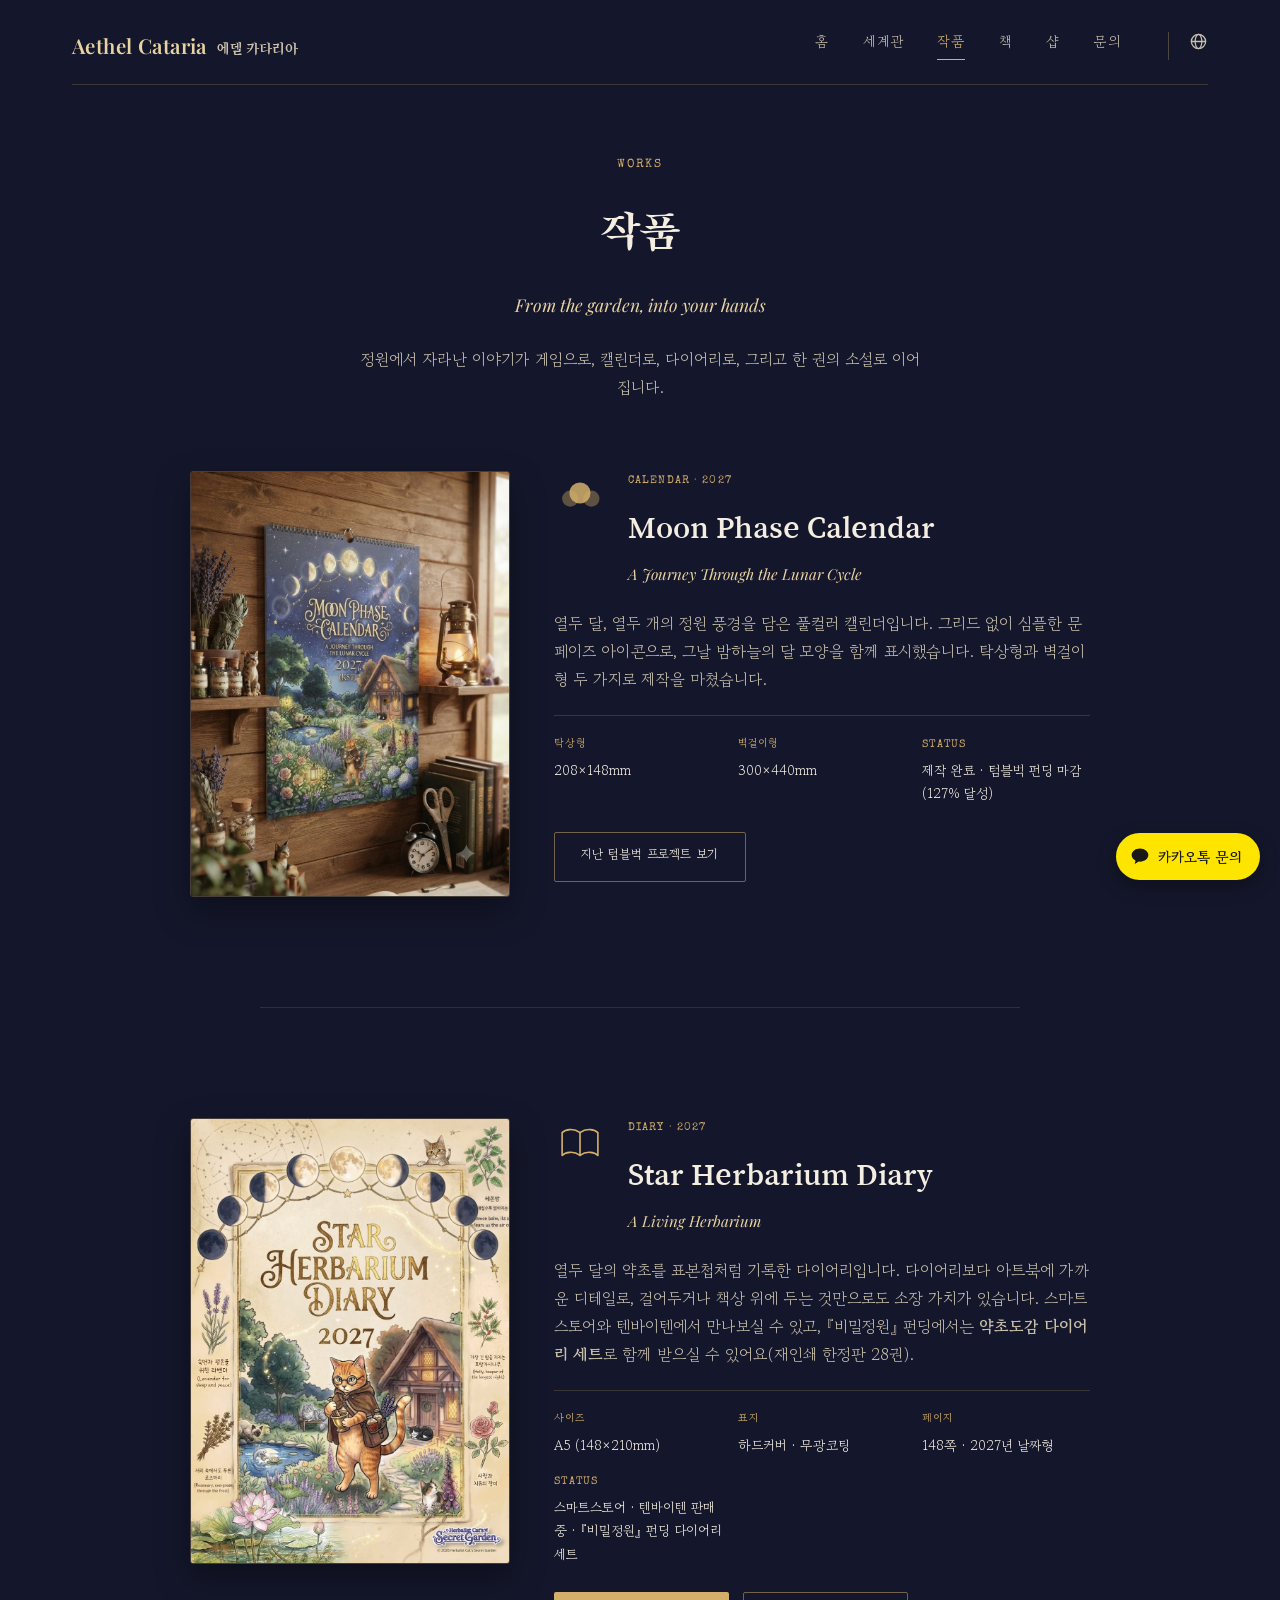
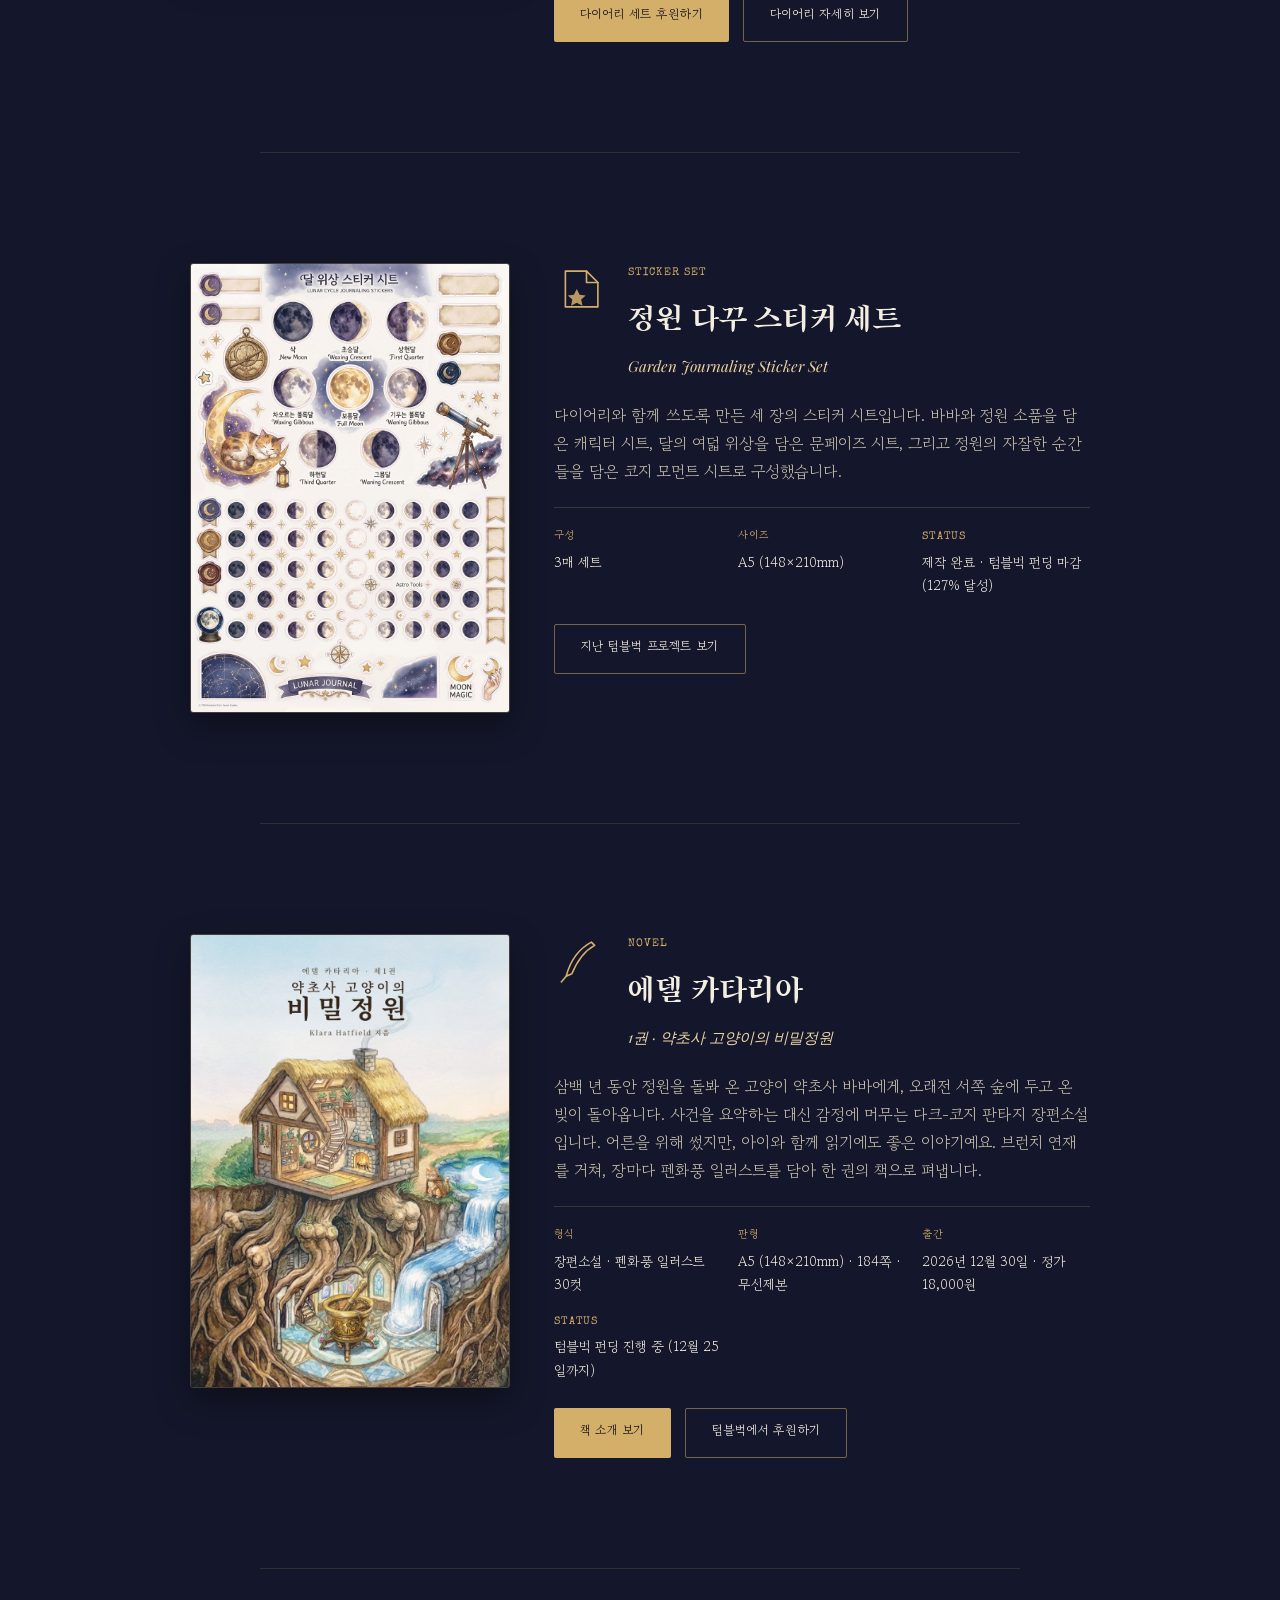
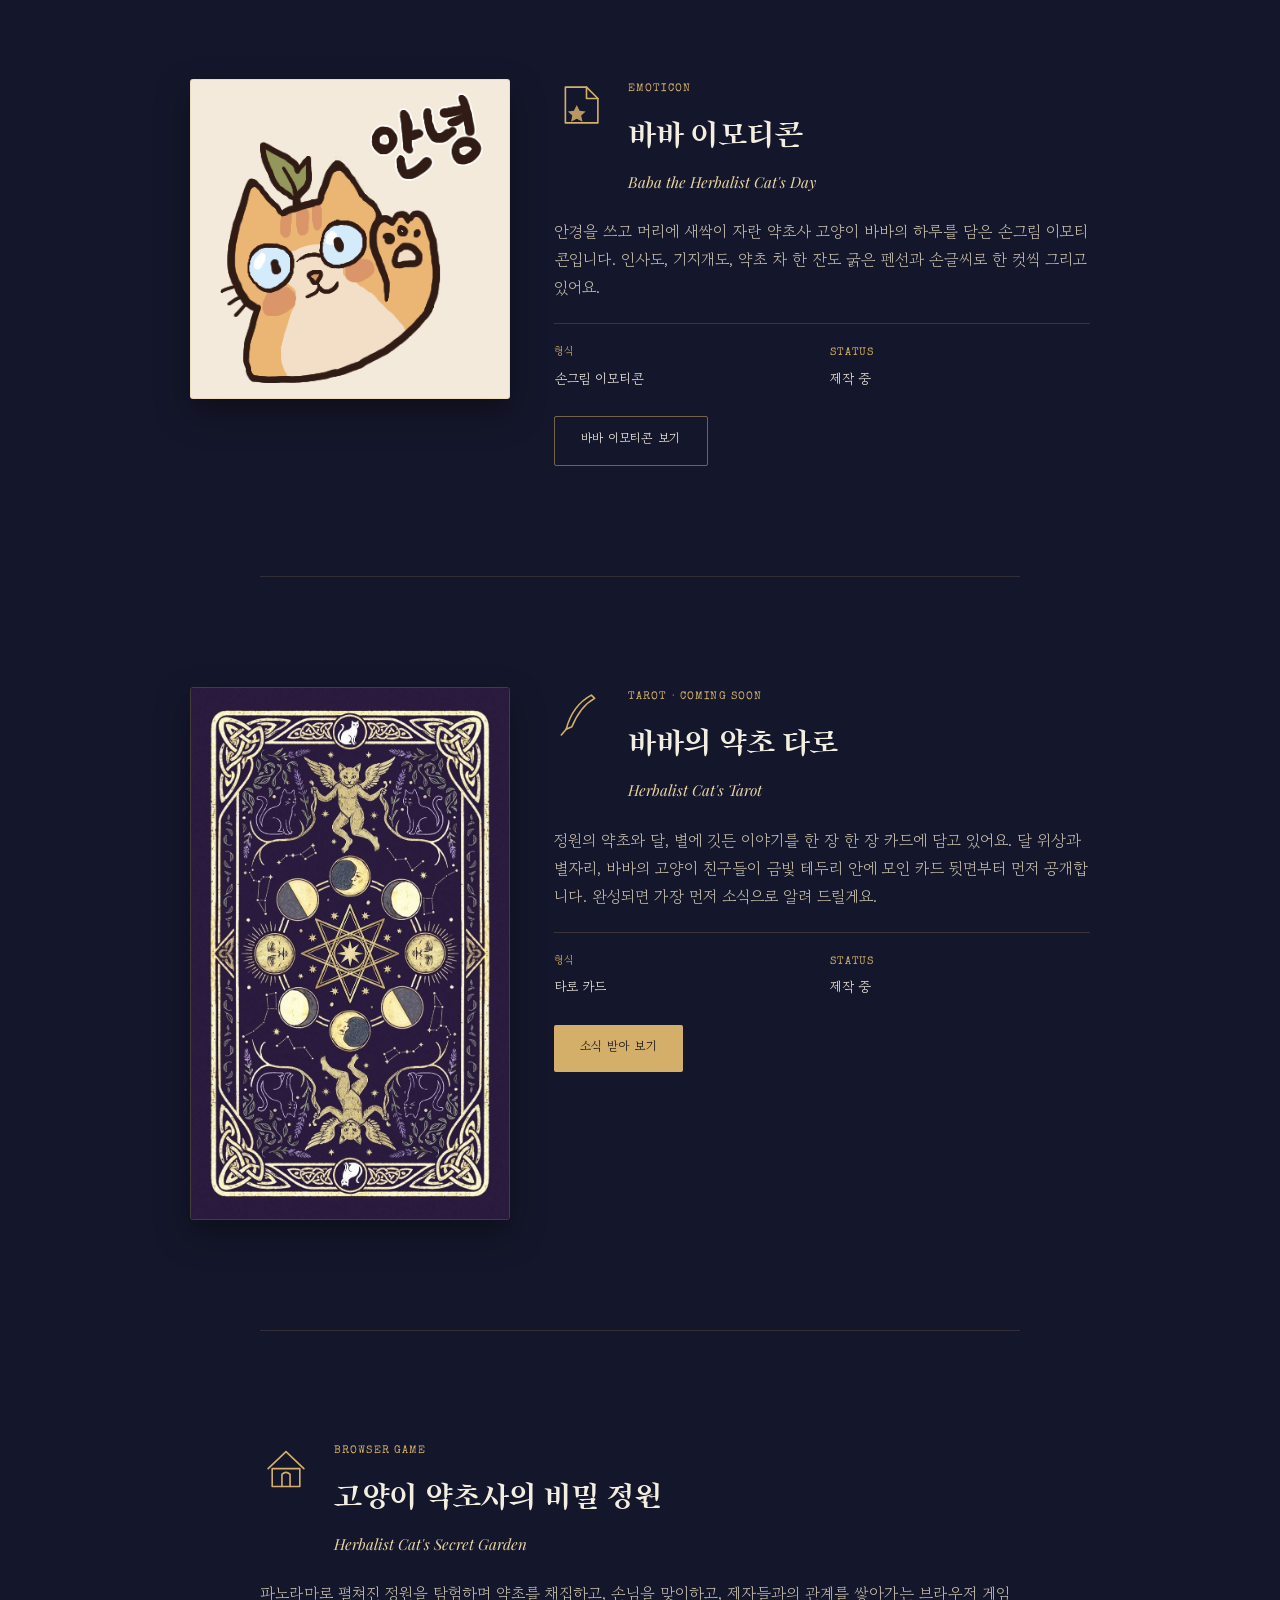
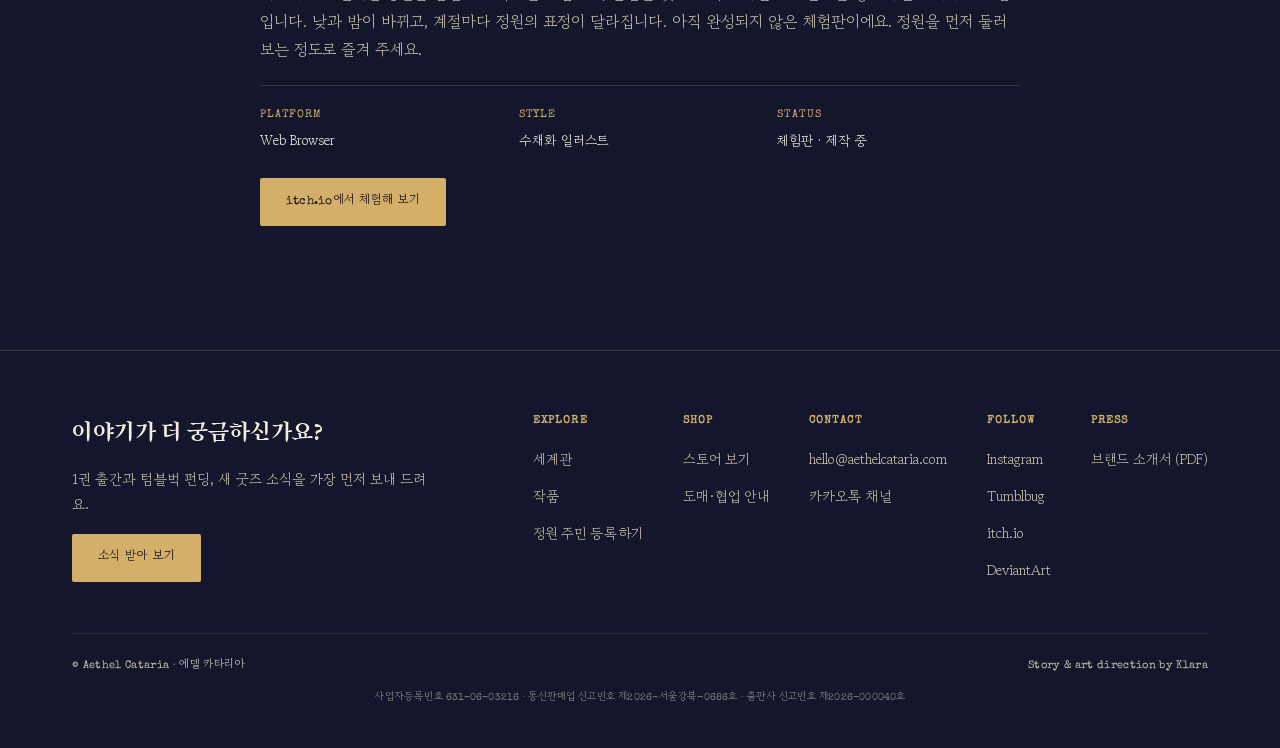
<file: works.html>
<!doctype html>
<html lang="ko">
<head>
<meta charset="UTF-8">
<meta name="viewport" content="width=device-width, initial-scale=1">
<title>작품 · Aethel Cataria</title>
<meta name="description" content="고양이 약초사의 비밀 정원 게임, Moon Phase Calendar, Star Herbarium Diary, 정원 다꾸 스티커 세트 — 에델 카타리아의 작품들.">
<meta property="og:type" content="website">
<meta property="og:site_name" content="Aethel Cataria · 에델 카타리아">
<meta property="og:locale" content="ko_KR">
<meta property="og:title" content="작품 · Aethel Cataria">
<meta property="og:description" content="고양이 약초사의 비밀 정원 게임, Moon Phase Calendar, Star Herbarium Diary, 정원 다꾸 스티커 세트 — 에델 카타리아의 작품들.">
<meta property="og:url" content="https://aethelcataria.com/works.html">
<meta property="og:image" content="https://aethelcataria.com/assets/images/og-default.jpg">
<meta property="og:image:width" content="1200">
<meta property="og:image:height" content="630">
<meta name="twitter:card" content="summary_large_image">
<link rel="icon" href="favicon.ico" sizes="any">
<link rel="icon" type="image/png" sizes="32x32" href="favicon-32.png">
<link rel="apple-touch-icon" href="apple-touch-icon.png">
<link rel="alternate" hreflang="ko" href="https://aethelcataria.com/works.html">
<link rel="alternate" hreflang="en" href="https://aethelcataria.com/en/works.html">
<link rel="stylesheet" href="assets/style.css?v=20261107b">
<style>
  .work-detail{
    max-width: 760px;
    margin: 0 auto 110px;
    padding-top: 20px;
    scroll-margin-top: 100px;
  }
  .work-detail:last-child{ margin-bottom: 40px; }
  .work-detail-head{
    display:flex; align-items:flex-start; gap:22px;
    margin-bottom: 22px;
  }
  .work-detail-icon{
    flex: 0 0 auto;
    width: 52px; height: 52px;
    color: var(--gold);
  }
  .work-detail-icon svg{ width: 100%; height: 100%; display: block; }
  .work-detail-kicker{
    font-family: var(--font-mono);
    font-size: .7rem; letter-spacing:.1em; text-transform: uppercase;
    color: var(--gold); margin: 0 0 8px;
  }
  .work-detail h2{
    font-family: var(--font-display-kr);
    font-weight: 400;
    font-size: clamp(1.5rem, 3vw, 2rem);
    margin: 0;
    color: var(--parchment);
  }
  .work-detail .en-title{
    font-family: var(--font-display-en);
    font-style: italic;
    color: var(--gold-soft);
    font-size: .95rem;
    margin: 6px 0 0;
  }
  .work-detail p.body{
    color: var(--parchment-dim);
    margin: 0 0 16px;
  }
  .spec-list{
    list-style: none;
    margin: 22px 0 0;
    padding: 20px 0 0;
    border-top: 1px solid rgba(212,175,106,.2);
    display: grid;
    grid-template-columns: repeat(auto-fit, minmax(150px,1fr));
    gap: 16px;
  }
  .spec-list li{
    font-size: .84rem;
  }
  .spec-list .k{
    display:block;
    font-family: var(--font-mono);
    font-size: .66rem;
    letter-spacing: .08em;
    text-transform: uppercase;
    color: var(--gold);
    margin-bottom: 4px;
  }
  .spec-list .v{ color: var(--parchment); }
  .work-detail-cta{
    margin-top: 26px;
    display: flex;
    gap: 14px;
    flex-wrap: wrap;
  }
  hr.div{
    border: none;
    border-top: 1px solid rgba(212,175,106,.15);
    max-width: 760px;
    margin: 0 auto 90px;
  }
  .work-detail.has-media{
    max-width: 900px;
    display: grid;
    grid-template-columns: minmax(220px, 320px) 1fr;
    gap: 44px;
    align-items: start;
  }
  .work-detail-media{
    border-radius: 3px;
    overflow: hidden;
    border: 1px solid rgba(212,175,106,.25);
    box-shadow: 0 14px 34px rgba(0,0,0,.35);
    position: sticky;
    top: 110px;
  }
  .work-detail-media img{
    width: 100%;
    height: 100%;
    object-fit: cover;
    display: block;
  }
  @media (max-width: 720px){
    .work-detail.has-media{ grid-template-columns: 1fr; }
    .work-detail-media{
      position: static;
      max-width: 320px;
      margin: 0 auto 8px;
    }
  }
</style>
</head>
<body>

<svg width="0" height="0" style="position:absolute" aria-hidden="true">
<defs>
<symbol id="icon-cottage2" viewBox="0 0 64 64" fill="none" stroke="currentColor" stroke-width="2" stroke-linejoin="round" stroke-linecap="round">
  <path d="M10 34 L32 13 L54 34"/>
  <rect x="15" y="34" width="34" height="22"/>
  <path d="M27 56 L27 41 Q32 36 37 41 L37 56"/>
</symbol>
<symbol id="icon-moonset2" viewBox="0 0 64 64" fill="currentColor" stroke="none">
  <circle cx="20" cy="34" r="10" opacity=".38"/>
  <circle cx="32" cy="27" r="13" opacity=".85"/>
  <circle cx="46" cy="34" r="10" opacity=".38"/>
</symbol>
<symbol id="icon-book2" viewBox="0 0 64 64" fill="none" stroke="currentColor" stroke-width="2" stroke-linejoin="round" stroke-linecap="round">
  <path d="M32 18 C24 12 14 14 10 18 L10 46 C14 42 24 40 32 46 C40 40 50 42 54 46 L54 18 C50 14 40 12 32 18 Z"/>
  <line x1="32" y1="18" x2="32" y2="46"/>
</symbol>
<symbol id="icon-quill2" viewBox="0 0 64 64" fill="none" stroke="currentColor" stroke-width="2" stroke-linejoin="round" stroke-linecap="round">
  <path d="M46 10 C31 18 20 33 15 52 L22 49 C29 32 39 20 50 14 Z"/>
  <line x1="15" y1="52" x2="9" y2="59"/>
</symbol>
<symbol id="icon-sticker2" viewBox="0 0 64 64" fill="none" stroke="currentColor" stroke-width="2" stroke-linejoin="round" stroke-linecap="round">
  <path d="M14 10 H40 L54 24 V54 H14 Z"/>
  <path d="M40 10 V24 H54"/>
  <path d="M28 32 L31.5 39 L39 40 L33.5 45 L35 52.5 L28 48.8 L21 52.5 L22.5 45 L17 40 L24.5 39 Z" fill="currentColor" stroke="none" opacity=".85"/>
</symbol>
</defs>
</svg>

<header class="site-header">
  <div class="wrap">
    <a href="index.html" class="brand-mark">
      <span class="en">Aethel&nbsp;Cataria</span>
      <span class="kr">에델 카타리아</span>
    </a>
    <nav class="site-nav" aria-label="주요 메뉴">
      <a href="index.html">홈</a>
      <a href="world.html">세계관</a>
      <a href="works.html" aria-current="page">작품</a>
      <a href="book.html">책</a>
      <a href="shop.html">샵</a>
      <a href="mailto:hello@aethelcataria.com?subject=%5B%EC%97%90%EB%8D%B8%EC%B9%B4%ED%83%80%EB%A6%AC%EC%95%84%5D%20%EB%AC%B8%EC%9D%98%EB%93%9C%EB%A6%BD%EB%8B%88%EB%8B%A4">문의</a>
      <details class="lang-switch-wrap">
        <summary aria-label="언어 선택"><svg viewBox="0 0 24 24" fill="none" stroke="currentColor" stroke-width="1.6" stroke-linecap="round" stroke-linejoin="round" aria-hidden="true"><circle cx="12" cy="12" r="9"/><ellipse cx="12" cy="12" rx="4.2" ry="9"/><line x1="3" y1="12" x2="21" y2="12"/></svg></summary>
        <div class="lang-menu">
          <a href="en/works.html" lang="en" hreflang="en">EN</a>
        </div>
      </details>
    </nav>
  </div>
</header>

<main>

  <section class="page-hero">
    <p class="eyebrow">Works</p>
    <h1>작품</h1>
    <p class="en">From the garden, into your hands</p>
    <p class="desc">정원에서 자라난 이야기가 게임으로, 캘린더로, 다이어리로, 그리고 한 권의 소설로 이어집니다.</p>
  </section>

  <section class="section" style="padding-top:40px">

    <div class="work-detail has-media" id="calendar">
      <div class="work-detail-media"><img src="assets/images/work-calendar-detail.jpg" alt="벽에 걸린 Moon Phase Calendar 2027 실제 제작 사진"></div>
      <div class="work-detail-text">
      <div class="work-detail-head">
        <span class="work-detail-icon"><svg xmlns:xlink="http://www.w3.org/1999/xlink"><use href="#icon-moonset2" xlink:href="#icon-moonset2"/></svg></span>
        <div>
          <p class="work-detail-kicker">Calendar · 2027</p>
          <h2>Moon Phase Calendar</h2>
          <p class="en-title">A Journey Through the Lunar Cycle</p>
        </div>
      </div>
      <p class="body">열두 달, 열두 개의 정원 풍경을 담은 풀컬러 캘린더입니다. 그리드 없이 심플한 문페이즈 아이콘으로, 그날 밤하늘의 달 모양을 함께 표시했습니다. 탁상형과 벽걸이형 두 가지로 제작을 마쳤습니다.</p>
      <ul class="spec-list">
        <li><span class="k">탁상형</span><span class="v">208×148mm</span></li>
        <li><span class="k">벽걸이형</span><span class="v">300×440mm</span></li>
        <li><span class="k">Status</span><span class="v">제작 완료 · 텀블벅 펀딩 마감 (127% 달성)</span></li>
      </ul>
      <div class="work-detail-cta">
        <a class="btn btn-outline" href="https://tumblbug.com/herbalist-cat-garden" target="_blank" rel="noopener">지난 텀블벅 프로젝트 보기</a>
      </div>
      </div>
    </div>

    <hr class="div">

    <div class="work-detail has-media" id="diary">
      <div class="work-detail-media"><img src="assets/images/work-diary.jpg" alt="Star Herbarium Diary 2027 표지"></div>
      <div class="work-detail-text">
      <div class="work-detail-head">
        <span class="work-detail-icon"><svg xmlns:xlink="http://www.w3.org/1999/xlink"><use href="#icon-book2" xlink:href="#icon-book2"/></svg></span>
        <div>
          <p class="work-detail-kicker">Diary · 2027</p>
          <h2>Star Herbarium Diary</h2>
          <p class="en-title">A Living Herbarium</p>
        </div>
      </div>
      <p class="body">열두 달의 약초를 표본첩처럼 기록한 다이어리입니다. 다이어리보다 아트북에 가까운 디테일로, 걸어두거나 책상 위에 두는 것만으로도 소장 가치가 있습니다. 스마트스토어와 텐바이텐에서 만나보실 수 있고, 『비밀정원』 펀딩에서는 <b>약초도감 다이어리 세트</b>로 함께 받으실 수 있어요(재인쇄 한정판 28권).</p>
      <ul class="spec-list">
        <li><span class="k">사이즈</span><span class="v">A5 (148×210mm)</span></li>
        <li><span class="k">표지</span><span class="v">하드커버 · 무광코팅</span></li>
        <li><span class="k">페이지</span><span class="v">148쪽 · 2027년 날짜형</span></li>
        <li><span class="k">Status</span><span class="v" data-ended="스마트스토어 · 텐바이텐 판매 중">스마트스토어 · 텐바이텐 판매 중 · 『비밀정원』 펀딩 다이어리 세트</span></li>
      </ul>
      <div class="work-detail-cta">
        <a class="btn btn-gold" href="https://tum.bg/da9RQI" target="_blank" rel="noopener" data-live="다이어리 세트 후원하기" data-ended="텀블벅 프로젝트 보기">텀블벅에서 알림 신청하기</a>
        <a class="btn btn-outline" href="diary.html">다이어리 자세히 보기</a>
      </div>
      </div>
    </div>

    <hr class="div">

    <div class="work-detail has-media" id="stickers">
      <div class="work-detail-media"><img src="assets/images/work-sticker.jpg" alt="정원 다꾸 스티커 세트 - 문페이즈 시트"></div>
      <div class="work-detail-text">
      <div class="work-detail-head">
        <span class="work-detail-icon"><svg xmlns:xlink="http://www.w3.org/1999/xlink"><use href="#icon-sticker2" xlink:href="#icon-sticker2"/></svg></span>
        <div>
          <p class="work-detail-kicker">Sticker Set</p>
          <h2>정원 다꾸 스티커 세트</h2>
          <p class="en-title">Garden Journaling Sticker Set</p>
        </div>
      </div>
      <p class="body">다이어리와 함께 쓰도록 만든 세 장의 스티커 시트입니다. 바바와 정원 소품을 담은 캐릭터 시트, 달의 여덟 위상을 담은 문페이즈 시트, 그리고 정원의 자잘한 순간들을 담은 코지 모먼트 시트로 구성했습니다.</p>
      <ul class="spec-list">
        <li><span class="k">구성</span><span class="v">3매 세트</span></li>
        <li><span class="k">사이즈</span><span class="v">A5 (148×210mm)</span></li>
        <li><span class="k">Status</span><span class="v">제작 완료 · 텀블벅 펀딩 마감 (127% 달성)</span></li>
      </ul>
      <div class="work-detail-cta">
        <a class="btn btn-outline" href="https://tumblbug.com/herbalist-cat-garden" target="_blank" rel="noopener">지난 텀블벅 프로젝트 보기</a>
      </div>
      </div>
    </div>

    <hr class="div">

    <div class="work-detail has-media" id="novella">
      <div class="work-detail-media"><img src="assets/images/work-novel-cover.jpg" alt="장편소설 『약초사 고양이의 비밀정원』 표지"></div>
      <div class="work-detail-text">
      <div class="work-detail-head">
        <span class="work-detail-icon"><svg xmlns:xlink="http://www.w3.org/1999/xlink"><use href="#icon-quill2" xlink:href="#icon-quill2"/></svg></span>
        <div>
          <p class="work-detail-kicker">Novel</p>
          <h2>에델 카타리아</h2>
          <p class="en-title">1권 · 약초사 고양이의 비밀정원</p>
        </div>
      </div>
      <p class="body">삼백 년 동안 정원을 돌봐 온 고양이 약초사 바바에게, 오래전 서쪽 숲에 두고 온 빚이 돌아옵니다. 사건을 요약하는 대신 감정에 머무는 다크-코지 판타지 장편소설입니다. 어른을 위해 썼지만, 아이와 함께 읽기에도 좋은 이야기예요. 브런치 연재를 거쳐, 장마다 펜화풍 일러스트를 담아 한 권의 책으로 펴냅니다.</p>
      <ul class="spec-list">
        <li><span class="k">형식</span><span class="v">장편소설 · 펜화풍 일러스트 30컷</span></li>
        <li><span class="k">판형</span><span class="v">A5 (148×210mm) · 184쪽 · 무선제본</span></li>
        <li><span class="k">출간</span><span class="v">2026년 12월 30일 · 정가 18,000원</span></li>
        <li><span class="k">Status</span><span class="v" data-live="텀블벅 펀딩 진행 중 (12월 25일까지)" data-ended="텀블벅 펀딩 마감 · 12월 30일 출간">텀블벅 공개예정 · 11월 20일(금) 오후 6시 오픈</span></li>
      </ul>
      <div class="work-detail-cta">
        <a class="btn btn-gold" href="book.html">책 소개 보기</a>
        <a class="btn btn-outline" href="https://tum.bg/da9RQI" target="_blank" rel="noopener" data-live="텀블벅에서 후원하기" data-ended="텀블벅 프로젝트 보기">텀블벅 알림 신청</a>
      </div>
      </div>
    </div>

    <hr class="div">

    <div class="work-detail has-media" id="emoticon">
      <div class="work-detail-media" style="background:#F3EADB"><img src="assets/images/emoticon-hello.png" alt="앞발을 들어 인사하는 바바 이모티콘 시안" loading="lazy"></div>
      <div class="work-detail-text">
      <div class="work-detail-head">
        <span class="work-detail-icon"><svg xmlns:xlink="http://www.w3.org/1999/xlink"><use href="#icon-sticker2" xlink:href="#icon-sticker2"/></svg></span>
        <div>
          <p class="work-detail-kicker">Emoticon</p>
          <h2>바바 이모티콘</h2>
          <p class="en-title">Baba the Herbalist Cat's Day</p>
        </div>
      </div>
      <p class="body">안경을 쓰고 머리에 새싹이 자란 약초사 고양이 바바의 하루를 담은 손그림 이모티콘입니다. 인사도, 기지개도, 약초 차 한 잔도 굵은 펜선과 손글씨로 한 컷씩 그리고 있어요.</p>
      <ul class="spec-list">
        <li><span class="k">형식</span><span class="v">손그림 이모티콘</span></li>
        <li><span class="k">Status</span><span class="v">제작 중</span></li>
      </ul>
      <div class="work-detail-cta">
        <a class="btn btn-outline" href="emoticon.html">바바 이모티콘 보기</a>
      </div>
      </div>
    </div>

    <hr class="div">

    <div class="work-detail has-media" id="tarot">
      <div class="work-detail-media"><img src="assets/images/work-tarot-back.jpg" alt="바바의 약초 타로 카드 뒷면 디자인"></div>
      <div class="work-detail-text">
      <div class="work-detail-head">
        <span class="work-detail-icon"><svg xmlns:xlink="http://www.w3.org/1999/xlink"><use href="#icon-quill2" xlink:href="#icon-quill2"/></svg></span>
        <div>
          <p class="work-detail-kicker">Tarot · Coming soon</p>
          <h2>바바의 약초 타로</h2>
          <p class="en-title">Herbalist Cat's Tarot</p>
        </div>
      </div>
      <p class="body">정원의 약초와 달, 별에 깃든 이야기를 한 장 한 장 카드에 담고 있어요. 달 위상과 별자리, 바바의 고양이 친구들이 금빛 테두리 안에 모인 카드 뒷면부터 먼저 공개합니다. 완성되면 가장 먼저 소식으로 알려 드릴게요.</p>
      <ul class="spec-list">
        <li><span class="k">형식</span><span class="v">타로 카드</span></li>
        <li><span class="k">Status</span><span class="v">제작 중</span></li>
      </ul>
      <div class="work-detail-cta">
        <a class="btn btn-gold" href="https://page.stibee.com/subscriptions/526377" target="_blank" rel="noopener">소식 받아 보기</a>
      </div>
      </div>
    </div>

    <hr class="div">

    <div class="work-detail" id="game">
      <div class="work-detail-head">
        <span class="work-detail-icon"><svg xmlns:xlink="http://www.w3.org/1999/xlink"><use href="#icon-cottage2" xlink:href="#icon-cottage2"/></svg></span>
        <div>
          <p class="work-detail-kicker">Browser Game</p>
          <h2>고양이 약초사의 비밀 정원</h2>
          <p class="en-title">Herbalist Cat's Secret Garden</p>
        </div>
      </div>
      <p class="body">파노라마로 펼쳐진 정원을 탐험하며 약초를 채집하고, 손님을 맞이하고, 제자들과의 관계를 쌓아가는 브라우저 게임입니다. 낮과 밤이 바뀌고, 계절마다 정원의 표정이 달라집니다. 아직 완성되지 않은 체험판이에요. 정원을 먼저 둘러보는 정도로 즐겨 주세요.</p>
      <ul class="spec-list">
        <li><span class="k">Platform</span><span class="v">Web Browser</span></li>
        <li><span class="k">Style</span><span class="v">수채화 일러스트</span></li>
        <li><span class="k">Status</span><span class="v">체험판 · 제작 중</span></li>
      </ul>
      <div class="work-detail-cta">
        <a class="btn btn-gold" href="https://klarahatfield.itch.io/herbalist-cat-garden" target="_blank" rel="noopener">itch.io에서 체험해 보기</a>
      </div>
    </div>

  </section>

</main>

<footer class="site-footer" id="contact">
  <div class="footer-inner">
    <div class="footer-cta">
      <h2>이야기가 더 궁금하신가요?</h2>
      <p class="footer-sub">1권 출간과 텀블벅 펀딩, 새 굿즈 소식을 가장 먼저 보내 드려요.</p>
      <a class="btn btn-gold" href="https://page.stibee.com/subscriptions/526377" target="_blank" rel="noopener">소식 받아 보기</a>
    </div>
    <div class="footer-links">
      <div class="footer-col">
        <h5>Explore</h5>
        <ul>
          <li><a href="world.html">세계관</a></li>
          <li><a href="works.html">작품</a></li>
          <li><a href="citizen.html">정원 주민 등록하기</a></li>
        </ul>
      </div>
      <div class="footer-col">
        <h5>Shop</h5>
        <ul>
          <li><a href="shop.html">스토어 보기</a></li>
          <li><a href="wholesale.html">도매·협업 안내</a></li>
        </ul>
      </div>
      <div class="footer-col">
        <h5>Contact</h5>
        <ul>
          <li><a href="mailto:hello@aethelcataria.com">hello@aethelcataria.com</a></li>
          <li><a href="https://pf.kakao.com/_YXvxaX" target="_blank" rel="noopener">카카오톡 채널</a></li>
        </ul>
      </div>
      <div class="footer-col">
        <h5>Follow</h5>
        <ul>
          <li><a href="https://www.instagram.com/aethel.cataria/" target="_blank" rel="noopener">Instagram</a></li>
          <li><a href="https://tumblbug.com/u/herbalist-cat-garden" target="_blank" rel="noopener">Tumblbug</a></li>
          <li><a href="https://klarahatfield.itch.io/herbalist-cat-garden" target="_blank" rel="noopener">itch.io</a></li>
          <li><a href="https://www.deviantart.com/klarahatfield/" target="_blank" rel="noopener">DeviantArt</a></li>
        </ul>
      </div>
      <div class="footer-col">
        <h5>Press</h5>
        <ul>
          <li><a href="assets/docs/aethelcataria-brand-intro.pdf" target="_blank" rel="noopener">브랜드 소개서 (PDF)</a></li>
        </ul>
      </div>
    </div>
  </div>
  <div class="footer-base">
    <span>© Aethel Cataria · 에델 카타리아</span>
    <span>Story &amp; art direction by Klara</span>
  </div>
  <div class="footer-legal">사업자등록번호 631-06-03216 · 통신판매업 신고번호 제2026-서울강북-0686호 · 출판사 신고번호 제2026-000040호</div>
</footer>

<script data-goatcounter="https://aethelcataria.goatcounter.com/count"
        async src="//gc.zgo.at/count.js"></script>

<script src="assets/funding-phase.js"></script>

<!-- 카카오톡 채널 채팅 버튼 -->
<a class="kakao-float" href="https://pf.kakao.com/_YXvxaX/chat" target="_blank" rel="noopener" aria-label="카카오톡 채널로 문의하기">
  <svg viewBox="0 0 24 24" aria-hidden="true"><path fill="#191919" d="M12 3C6.48 3 2 6.54 2 10.9c0 2.8 1.86 5.27 4.66 6.67l-.95 3.48c-.08.3.26.54.52.37l4.15-2.74c.53.06 1.07.1 1.62.1 5.52 0 10-3.54 10-7.88S17.52 3 12 3z"/></svg>
  <span>카카오톡 문의</span>
</a>

</body>
</html>
</file>
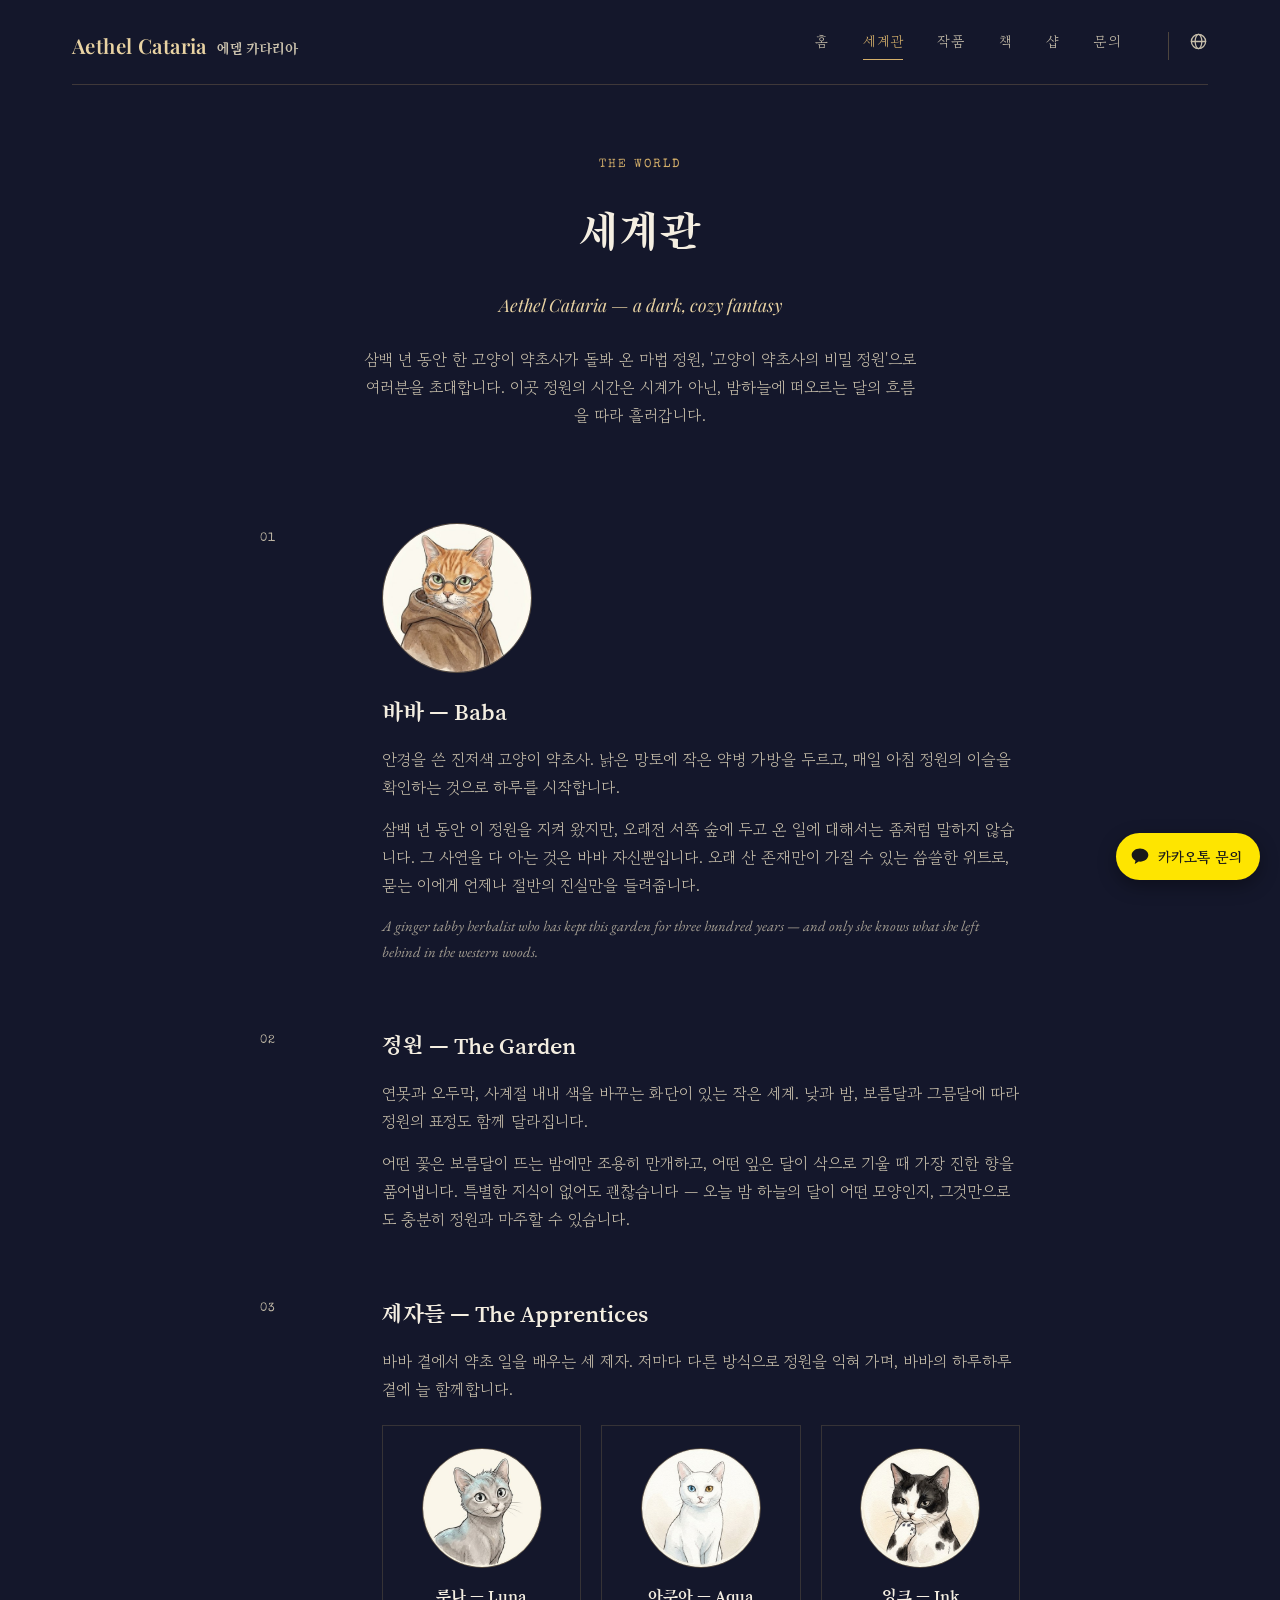
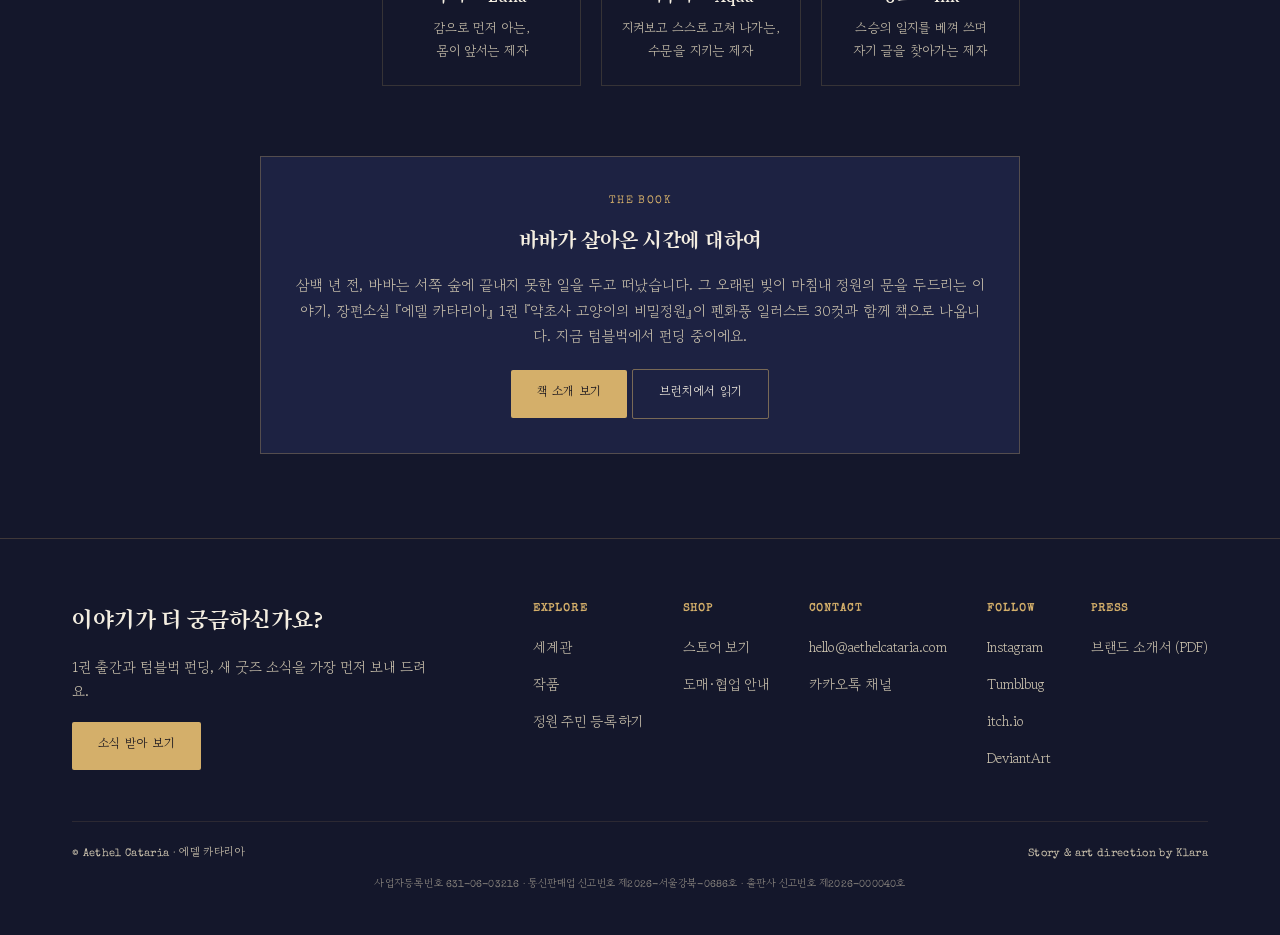
<file: world.html>
<!doctype html>
<html lang="ko">
<head>
<meta charset="UTF-8">
<meta name="viewport" content="width=device-width, initial-scale=1">
<title>세계관 · Aethel Cataria</title>
<meta name="description" content="300년간 봉인된 마법 정원과 고양이 약초사 바바. 에델 카타리아 세계관을 소개합니다.">
<meta property="og:type" content="website">
<meta property="og:site_name" content="Aethel Cataria · 에델 카타리아">
<meta property="og:locale" content="ko_KR">
<meta property="og:title" content="세계관 · Aethel Cataria">
<meta property="og:description" content="300년간 봉인된 마법 정원과 고양이 약초사 바바. 에델 카타리아 세계관을 소개합니다.">
<meta property="og:url" content="https://aethelcataria.com/world.html">
<meta property="og:image" content="https://aethelcataria.com/assets/images/og-default.jpg">
<meta property="og:image:width" content="1200">
<meta property="og:image:height" content="630">
<meta name="twitter:card" content="summary_large_image">
<link rel="icon" href="favicon.ico" sizes="any">
<link rel="icon" type="image/png" sizes="32x32" href="favicon-32.png">
<link rel="apple-touch-icon" href="apple-touch-icon.png">
<link rel="alternate" hreflang="ko" href="https://aethelcataria.com/world.html">
<link rel="alternate" hreflang="en" href="https://aethelcataria.com/en/world.html">
<link rel="stylesheet" href="assets/style.css?v=20261107b">
</head>
<body>

<svg width="0" height="0" style="position:absolute" aria-hidden="true">
<defs>
<symbol id="icon-quill-sm" viewBox="0 0 64 64" fill="none" stroke="currentColor" stroke-width="2.2" stroke-linejoin="round" stroke-linecap="round">
  <path d="M46 10 C31 18 20 33 15 52 L22 49 C29 32 39 20 50 14 Z"/>
  <line x1="15" y1="52" x2="9" y2="59"/>
</symbol>
<symbol id="icon-droplet" viewBox="0 0 64 64" fill="none" stroke="currentColor" stroke-width="2.2" stroke-linejoin="round" stroke-linecap="round">
  <path d="M32 10 C42 26 50 36 50 44 C50 54 42 58 32 58 C22 58 14 54 14 44 C14 36 22 26 32 10 Z"/>
</symbol>
<symbol id="icon-crescent" viewBox="0 0 64 64" fill="currentColor" stroke="none">
  <path d="M40 8 C24 8 12 21 12 37 C12 48 19 57 29 60 C21 54 16 45 16 35 C16 20 26 8 40 8 Z"/>
</symbol>
</defs>
</svg>

<header class="site-header">
  <div class="wrap">
    <a href="index.html" class="brand-mark">
      <span class="en">Aethel&nbsp;Cataria</span>
      <span class="kr">에델 카타리아</span>
    </a>
    <nav class="site-nav" aria-label="주요 메뉴">
      <a href="index.html">홈</a>
      <a href="world.html" aria-current="page">세계관</a>
      <a href="works.html">작품</a>
      <a href="book.html">책</a>
      <a href="shop.html">샵</a>
      <a href="mailto:hello@aethelcataria.com?subject=%5B%EC%97%90%EB%8D%B8%EC%B9%B4%ED%83%80%EB%A6%AC%EC%95%84%5D%20%EB%AC%B8%EC%9D%98%EB%93%9C%EB%A6%BD%EB%8B%88%EB%8B%A4">문의</a>
      <details class="lang-switch-wrap">
        <summary aria-label="언어 선택"><svg viewBox="0 0 24 24" fill="none" stroke="currentColor" stroke-width="1.6" stroke-linecap="round" stroke-linejoin="round" aria-hidden="true"><circle cx="12" cy="12" r="9"/><ellipse cx="12" cy="12" rx="4.2" ry="9"/><line x1="3" y1="12" x2="21" y2="12"/></svg></summary>
        <div class="lang-menu">
          <a href="en/world.html" lang="en" hreflang="en">EN</a>
        </div>
      </details>
    </nav>
  </div>
</header>

<main>

  <section class="page-hero">
    <p class="eyebrow">The World</p>
    <h1>세계관</h1>
    <p class="en">Aethel Cataria — a dark, cozy fantasy</p>
    <p class="desc">삼백 년 동안 한 고양이 약초사가 돌봐 온 마법 정원, '고양이 약초사의 비밀 정원'으로 여러분을 초대합니다. 이곳 정원의 시간은 시계가 아닌, 밤하늘에 떠오르는 달의 흐름을 따라 흘러갑니다.</p>
  </section>

  <section class="section">
    <div class="lore">

      <div class="lore-entry">
        <p class="lore-num">01</p>
        <div>
          <img class="lore-portrait" src="assets/images/characters/baba.jpg" alt="안경을 쓴 진저색 고양이 약초사 바바" loading="lazy">
          <h3>바바 — Baba</h3>
          <p>안경을 쓴 진저색 고양이 약초사. 낡은 망토에 작은 약병 가방을 두르고, 매일 아침 정원의 이슬을 확인하는 것으로 하루를 시작합니다.</p>
          <p>삼백 년 동안 이 정원을 지켜 왔지만, 오래전 서쪽 숲에 두고 온 일에 대해서는 좀처럼 말하지 않습니다. 그 사연을 다 아는 것은 바바 자신뿐입니다. 오래 산 존재만이 가질 수 있는 씁쓸한 위트로, 묻는 이에게 언제나 절반의 진실만을 들려줍니다.</p>
          <p class="lore-en">A ginger tabby herbalist who has kept this garden for three hundred years — and only she knows what she left behind in the western woods.</p>
        </div>
      </div>

      <div class="lore-entry">
        <p class="lore-num">02</p>
        <div>
          <h3>정원 — The Garden</h3>
          <p>연못과 오두막, 사계절 내내 색을 바꾸는 화단이 있는 작은 세계. 낮과 밤, 보름달과 그믐달에 따라 정원의 표정도 함께 달라집니다.</p>
          <p>어떤 꽃은 보름달이 뜨는 밤에만 조용히 만개하고, 어떤 잎은 달이 삭으로 기울 때 가장 진한 향을 품어냅니다. 특별한 지식이 없어도 괜찮습니다 — 오늘 밤 하늘의 달이 어떤 모양인지, 그것만으로도 충분히 정원과 마주할 수 있습니다.</p>
        </div>
      </div>

      <div class="lore-entry">
        <p class="lore-num">03</p>
        <div>
          <h3>제자들 — The Apprentices</h3>
          <p>바바 곁에서 약초 일을 배우는 세 제자. 저마다 다른 방식으로 정원을 익혀 가며, 바바의 하루하루 곁에 늘 함께합니다.</p>

          <div class="apprentices" style="margin-top:22px">
            <div class="apprentice">
              <img class="portrait" src="assets/images/characters/luna.jpg" alt="잿빛 도는 푸른 털끝의 고양이 루나" loading="lazy">
              <h4>루나 — Luna</h4>
              <p>감으로 먼저 아는,<br>몸이 앞서는 제자</p>
            </div>
            <div class="apprentice">
              <img class="portrait" src="assets/images/characters/aqua.jpg" alt="파란 눈과 금빛 눈을 지닌 흰 고양이 아쿠아" loading="lazy">
              <h4>아쿠아 — Aqua</h4>
              <p>지켜보고 스스로 고쳐 나가는,<br>수문을 지키는 제자</p>
            </div>
            <div class="apprentice">
              <img class="portrait" src="assets/images/characters/ink.jpg" alt="검고 흰 무늬의 고양이 잉크" loading="lazy">
              <h4>잉크 — Ink</h4>
              <p>스승의 일지를 베껴 쓰며<br>자기 글을 찾아가는 제자</p>
            </div>
          </div>
        </div>
      </div>

    </div>

    <div class="teaser-banner">
      <p class="eyebrow">The Book</p>
      <h3>바바가 살아온 시간에 대하여</h3>
      <p>삼백 년 전, 바바는 서쪽 숲에 끝내지 못한 일을 두고 떠났습니다. 그 오래된 빚이 마침내 정원의 문을 두드리는 이야기, 장편소설 『에델 카타리아』 1권 『약초사 고양이의 비밀정원』이 펜화풍 일러스트 30컷과 함께 책으로 나옵니다. <span data-live="지금 텀블벅에서 펀딩 중이에요." data-ended="2026년 12월 30일에 출간됩니다.">11월 20일(금) 오후 6시, 텀블벅에서 먼저 만나보세요.</span></p>
      <p style="margin-top:20px"><a class="btn btn-gold" href="book.html">책 소개 보기</a> <a class="btn btn-outline" href="https://brunch.co.kr/@aethelcataria" target="_blank" rel="noopener">브런치에서 읽기</a></p>
    </div>
  </section>

</main>

<footer class="site-footer" id="contact">
  <div class="footer-inner">
    <div class="footer-cta">
      <h2>이야기가 더 궁금하신가요?</h2>
      <p class="footer-sub">1권 출간과 텀블벅 펀딩, 새 굿즈 소식을 가장 먼저 보내 드려요.</p>
      <a class="btn btn-gold" href="https://page.stibee.com/subscriptions/526377" target="_blank" rel="noopener">소식 받아 보기</a>
    </div>
    <div class="footer-links">
      <div class="footer-col">
        <h5>Explore</h5>
        <ul>
          <li><a href="world.html">세계관</a></li>
          <li><a href="works.html">작품</a></li>
          <li><a href="citizen.html">정원 주민 등록하기</a></li>
        </ul>
      </div>
      <div class="footer-col">
        <h5>Shop</h5>
        <ul>
          <li><a href="shop.html">스토어 보기</a></li>
          <li><a href="wholesale.html">도매·협업 안내</a></li>
        </ul>
      </div>
      <div class="footer-col">
        <h5>Contact</h5>
        <ul>
          <li><a href="mailto:hello@aethelcataria.com">hello@aethelcataria.com</a></li>
          <li><a href="https://pf.kakao.com/_YXvxaX" target="_blank" rel="noopener">카카오톡 채널</a></li>
        </ul>
      </div>
      <div class="footer-col">
        <h5>Follow</h5>
        <ul>
          <li><a href="https://www.instagram.com/aethel.cataria/" target="_blank" rel="noopener">Instagram</a></li>
          <li><a href="https://tumblbug.com/u/herbalist-cat-garden" target="_blank" rel="noopener">Tumblbug</a></li>
          <li><a href="https://klarahatfield.itch.io/herbalist-cat-garden" target="_blank" rel="noopener">itch.io</a></li>
          <li><a href="https://www.deviantart.com/klarahatfield/" target="_blank" rel="noopener">DeviantArt</a></li>
        </ul>
      </div>
      <div class="footer-col">
        <h5>Press</h5>
        <ul>
          <li><a href="assets/docs/aethelcataria-brand-intro.pdf" target="_blank" rel="noopener">브랜드 소개서 (PDF)</a></li>
        </ul>
      </div>
    </div>
  </div>
  <div class="footer-base">
    <span>© Aethel Cataria · 에델 카타리아</span>
    <span>Story &amp; art direction by Klara</span>
  </div>
  <div class="footer-legal">사업자등록번호 631-06-03216 · 통신판매업 신고번호 제2026-서울강북-0686호 · 출판사 신고번호 제2026-000040호</div>
</footer>

<script data-goatcounter="https://aethelcataria.goatcounter.com/count"
        async src="//gc.zgo.at/count.js"></script>

<script src="assets/funding-phase.js"></script>

<!-- 카카오톡 채널 채팅 버튼 -->
<a class="kakao-float" href="https://pf.kakao.com/_YXvxaX/chat" target="_blank" rel="noopener" aria-label="카카오톡 채널로 문의하기">
  <svg viewBox="0 0 24 24" aria-hidden="true"><path fill="#191919" d="M12 3C6.48 3 2 6.54 2 10.9c0 2.8 1.86 5.27 4.66 6.67l-.95 3.48c-.08.3.26.54.52.37l4.15-2.74c.53.06 1.07.1 1.62.1 5.52 0 10-3.54 10-7.88S17.52 3 12 3z"/></svg>
  <span>카카오톡 문의</span>
</a>

</body>
</html>
</file>
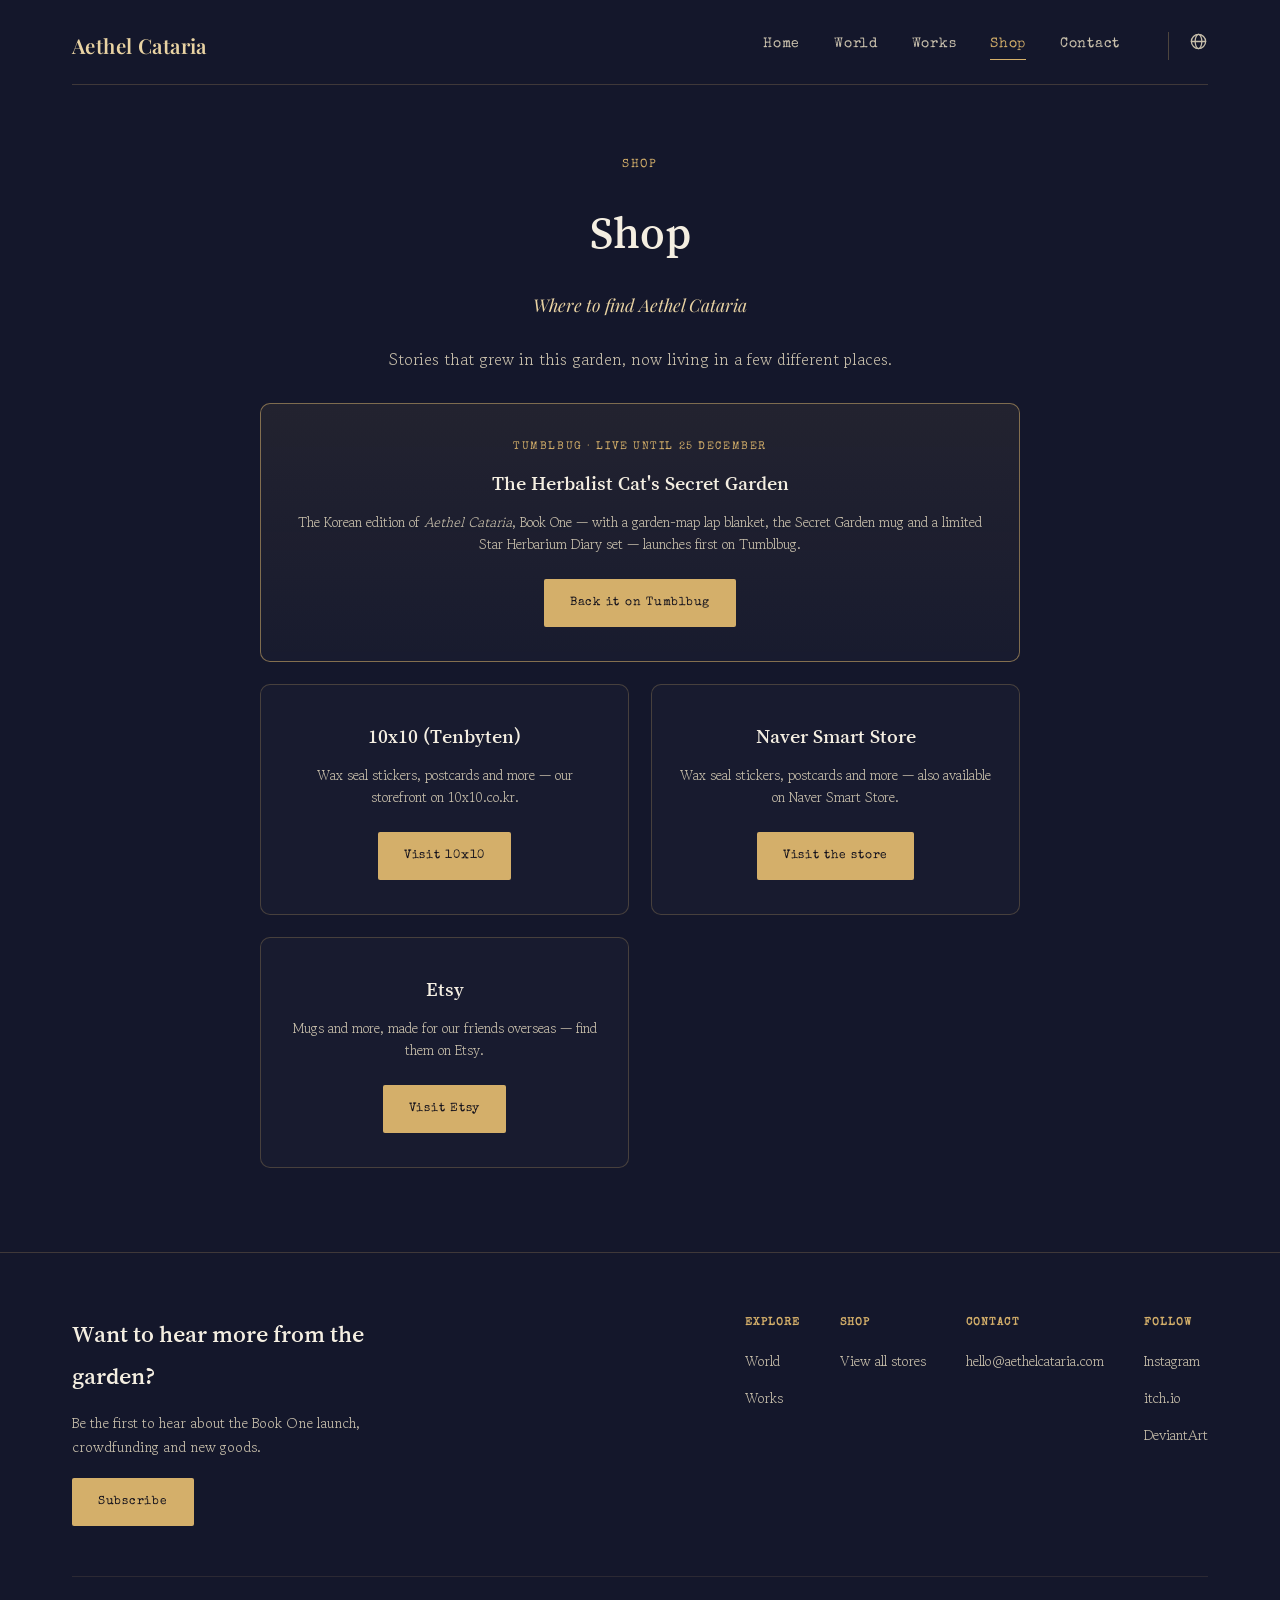
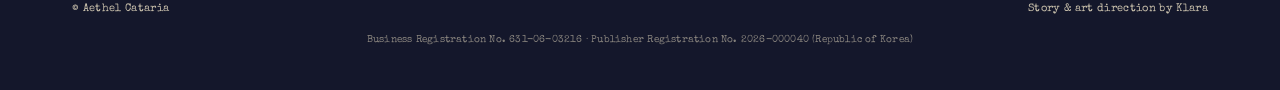
<file: en/shop.html>
<!doctype html>
<html lang="en">
<head>
<meta charset="UTF-8">
<meta name="viewport" content="width=device-width, initial-scale=1">
<title>Shop · Aethel Cataria</title>
<meta name="description" content="Wax seal stickers, postcards and more from Aethel Cataria — all the places you can find them.">
<meta property="og:type" content="website">
<meta property="og:site_name" content="Aethel Cataria · 에델 카타리아">
<meta property="og:locale" content="en_US">
<meta property="og:title" content="Shop · Aethel Cataria">
<meta property="og:description" content="Wax seal stickers, postcards and more from Aethel Cataria — all the places you can find them.">
<meta property="og:url" content="https://aethelcataria.com/en/shop.html">
<meta property="og:image" content="https://aethelcataria.com/assets/images/og-default.jpg">
<meta property="og:image:width" content="1200">
<meta property="og:image:height" content="630">
<meta name="twitter:card" content="summary_large_image">
<link rel="icon" href="../favicon.ico" sizes="any">
<link rel="icon" type="image/png" sizes="32x32" href="../favicon-32.png">
<link rel="apple-touch-icon" href="../apple-touch-icon.png">
<link rel="alternate" hreflang="ko" href="https://aethelcataria.com/shop.html">
<link rel="alternate" hreflang="en" href="https://aethelcataria.com/en/shop.html">
<link rel="stylesheet" href="../assets/style.css?v=20261107b">
<style>
  .shop-grid{
    display: grid;
    grid-template-columns: repeat(auto-fit, minmax(240px,1fr));
    gap: 22px;
    max-width: 760px;
    margin: 0 auto;
  }
  .shop-card{
    border: 1px solid rgba(212,175,106,.25);
    border-radius: 10px;
    padding: 34px 26px;
    text-align: center;
    background: rgba(255,255,255,.02);
  }
  .shop-card h3{
    font-family: var(--font-display-kr);
    font-weight: 400;
    font-size: 1.25rem;
    color: var(--parchment);
    margin: 0 0 10px;
  }
  .shop-card p{
    color: var(--parchment-dim);
    font-size: .86rem;
    line-height: 1.6;
    margin: 0 0 24px;
  }
  .shop-card.is-soon{ opacity: .5; }
  .shop-card.is-feature{ grid-column: 1 / -1; border-color: rgba(212,175,106,.55); background: linear-gradient(180deg, rgba(212,175,106,.08), rgba(255,255,255,.02)); }
  .shop-card .shop-kicker{ font-family: var(--font-mono); font-size: .7rem; letter-spacing: .14em; text-transform: uppercase; color: var(--gold); margin: 0 0 10px; }
</style>
</head>
<body>

<header class="site-header">
  <div class="wrap">
    <a href="index.html" class="brand-mark">
      <span class="en">Aethel&nbsp;Cataria</span>
    </a>
    <nav class="site-nav" aria-label="Main menu">
      <a href="index.html">Home</a>
      <a href="world.html">World</a>
      <a href="works.html">Works</a>
      <a href="shop.html" aria-current="page">Shop</a>
      <a href="mailto:hello@aethelcataria.com?subject=%5BAethel%20Cataria%5D%20Inquiry">Contact</a>
      <details class="lang-switch-wrap">
        <summary aria-label="Language"><svg viewBox="0 0 24 24" fill="none" stroke="currentColor" stroke-width="1.6" stroke-linecap="round" stroke-linejoin="round" aria-hidden="true"><circle cx="12" cy="12" r="9"/><ellipse cx="12" cy="12" rx="4.2" ry="9"/><line x1="3" y1="12" x2="21" y2="12"/></svg></summary>
        <div class="lang-menu">
          <a href="../shop.html" lang="ko" hreflang="ko">한국어</a>
        </div>
      </details>
    </nav>
  </div>
</header>

<main>

  <section class="page-hero">
    <p class="eyebrow">Shop</p>
    <h1>Shop</h1>
    <p class="en">Where to find Aethel Cataria</p>
    <p class="desc">Stories that grew in this garden, now living in a few different places.</p>
  </section>

  <section class="section" style="padding-top:20px">
    <div class="shop-grid">
      <div class="shop-card is-feature">
        <p class="shop-kicker" data-live="Tumblbug · Live until 25 December" data-ended="Tumblbug · Campaign closed">Tumblbug · Opens 20 November, 6 pm KST</p>
        <h3>The Herbalist Cat's Secret Garden</h3>
        <p data-ended="Thank you for your support. The Korean edition of Book One is out on 30 December 2026.">The Korean edition of <em>Aethel Cataria</em>, Book One — with a garden-map lap blanket, the Secret Garden mug and a limited Star Herbarium Diary set — launches first on Tumblbug.</p>
        <a class="btn btn-gold" href="https://tum.bg/da9RQI" target="_blank" rel="noopener" data-live="Back it on Tumblbug" data-ended="View the Tumblbug project">Get notified on Tumblbug</a>
      </div>
      <div class="shop-card">
        <h3>10x10 (Tenbyten)</h3>
        <p>Wax seal stickers, postcards and more — our storefront on 10x10.co.kr.</p>
        <a class="btn btn-gold" href="https://www.10x10.co.kr/street/street_brand_sub06.asp?makerid=aethelcataria" target="_blank" rel="noopener">Visit 10x10</a>
      </div>
      <div class="shop-card">
        <h3>Naver Smart Store</h3>
        <p>Wax seal stickers, postcards and more — also available on Naver Smart Store.</p>
        <a class="btn btn-gold" href="https://smartstore.naver.com/aethelcataria" target="_blank" rel="noopener">Visit the store</a>
      </div>
      <div class="shop-card">
        <h3>Etsy</h3>
        <p>Mugs and more, made for our friends overseas — find them on Etsy.</p>
        <a class="btn btn-gold" href="https://www.etsy.com/shop/AethelCataria" target="_blank" rel="noopener">Visit Etsy</a>
      </div>
    </div>
  </section>

</main>

<footer class="site-footer" id="contact">
  <div class="footer-inner">
    <div class="footer-cta">
      <h2>Want to hear more from the garden?</h2>
      <p class="footer-sub">Be the first to hear about the Book One launch, crowdfunding and new goods.</p>
      <a class="btn btn-gold" href="https://page.stibee.com/subscriptions/526377" target="_blank" rel="noopener">Subscribe</a>
    </div>
    <div class="footer-links">
      <div class="footer-col">
        <h5>Explore</h5>
        <ul>
          <li><a href="world.html">World</a></li>
          <li><a href="works.html">Works</a></li>
        </ul>
      </div>
      <div class="footer-col">
        <h5>Shop</h5>
        <ul>
          <li><a href="shop.html">View all stores</a></li>
        </ul>
      </div>
      <div class="footer-col">
        <h5>Contact</h5>
        <ul>
          <li><a href="mailto:hello@aethelcataria.com">hello@aethelcataria.com</a></li>
        </ul>
      </div>
      <div class="footer-col">
        <h5>Follow</h5>
        <ul>
          <li><a href="https://www.instagram.com/aethel.cataria/" target="_blank" rel="noopener">Instagram</a></li>
          <li><a href="https://klarahatfield.itch.io/herbalist-cat-garden" target="_blank" rel="noopener">itch.io</a></li>
          <li><a href="https://www.deviantart.com/klarahatfield/" target="_blank" rel="noopener">DeviantArt</a></li>
        </ul>
      </div>
    </div>
  </div>
  <div class="footer-base">
    <span>© Aethel Cataria</span>
    <span>Story &amp; art direction by Klara</span>
  </div>
  <div class="footer-legal">Business Registration No. 631-06-03216 · Publisher Registration No. 2026-000040 (Republic of Korea)</div>
</footer>

<script src="../assets/funding-phase.js"></script>

<script data-goatcounter="https://aethelcataria.goatcounter.com/count"
        async src="//gc.zgo.at/count.js"></script>

</body>
</html>
</file>
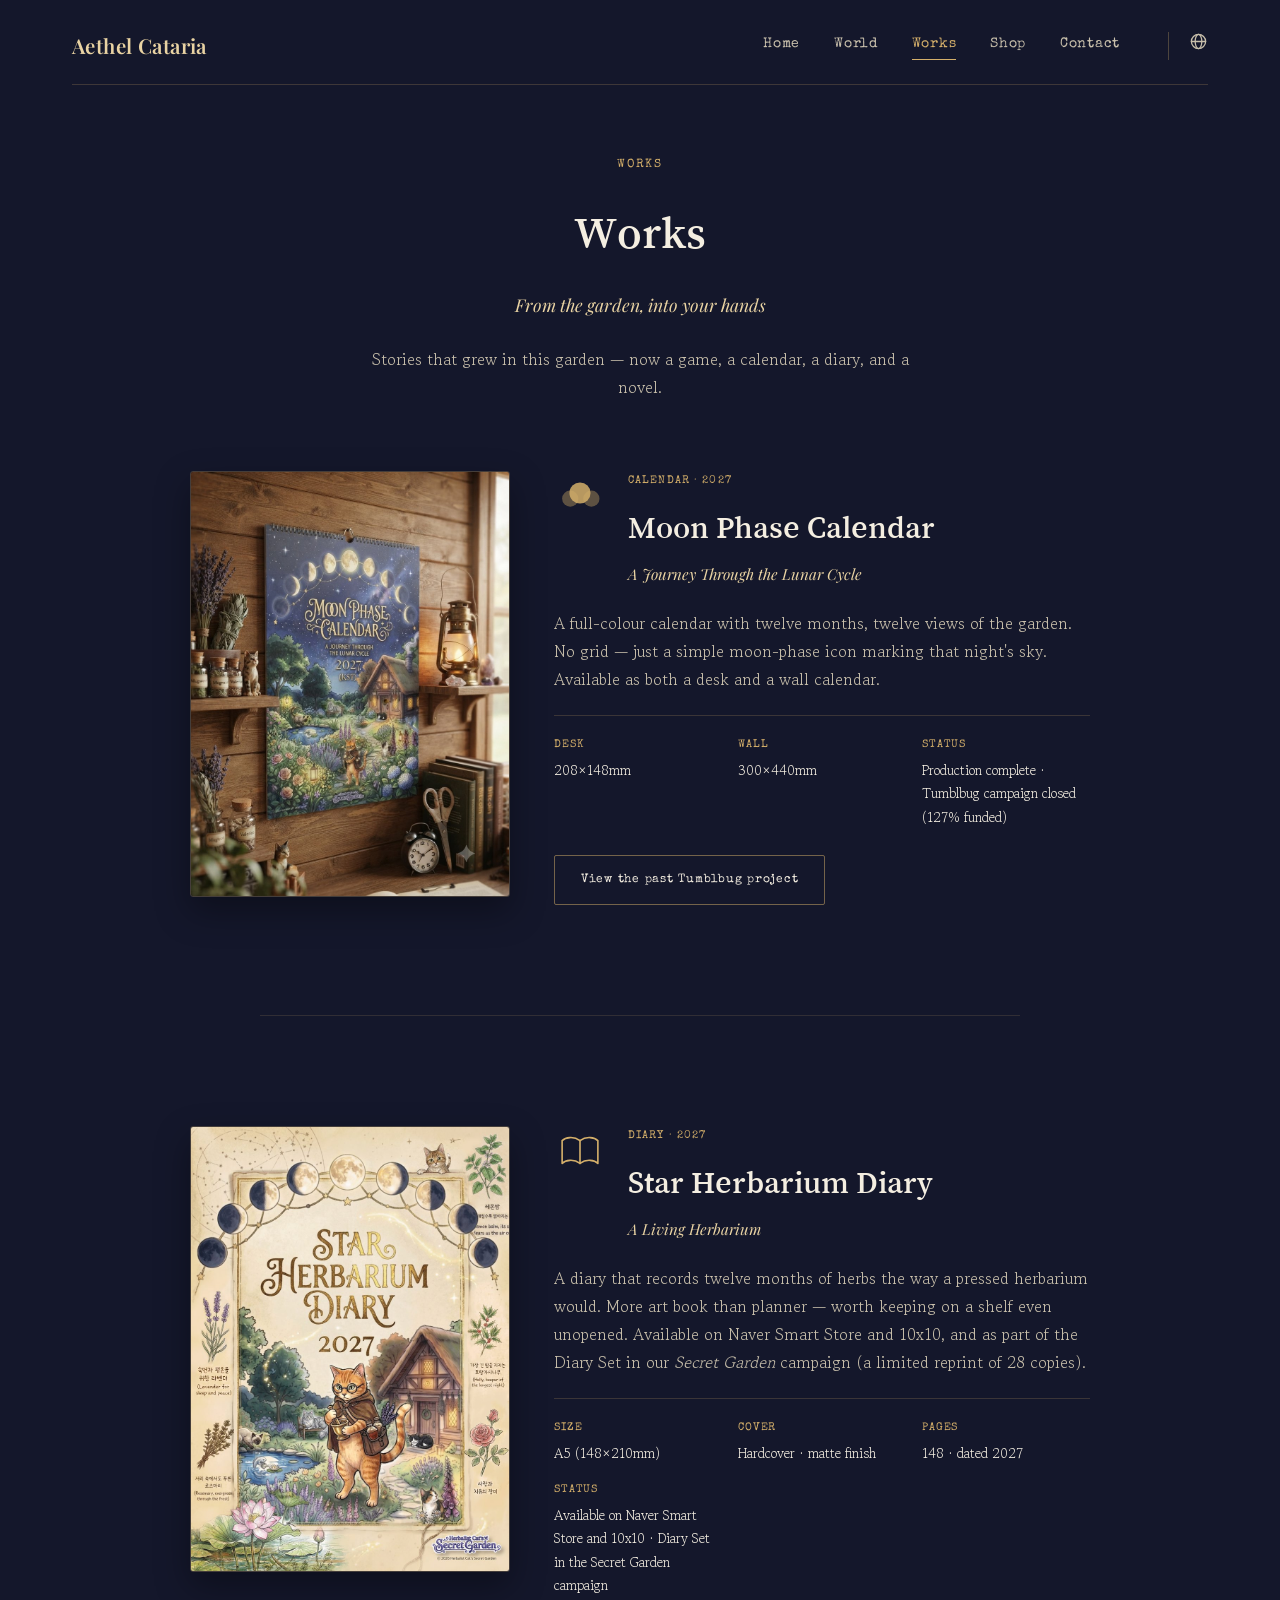
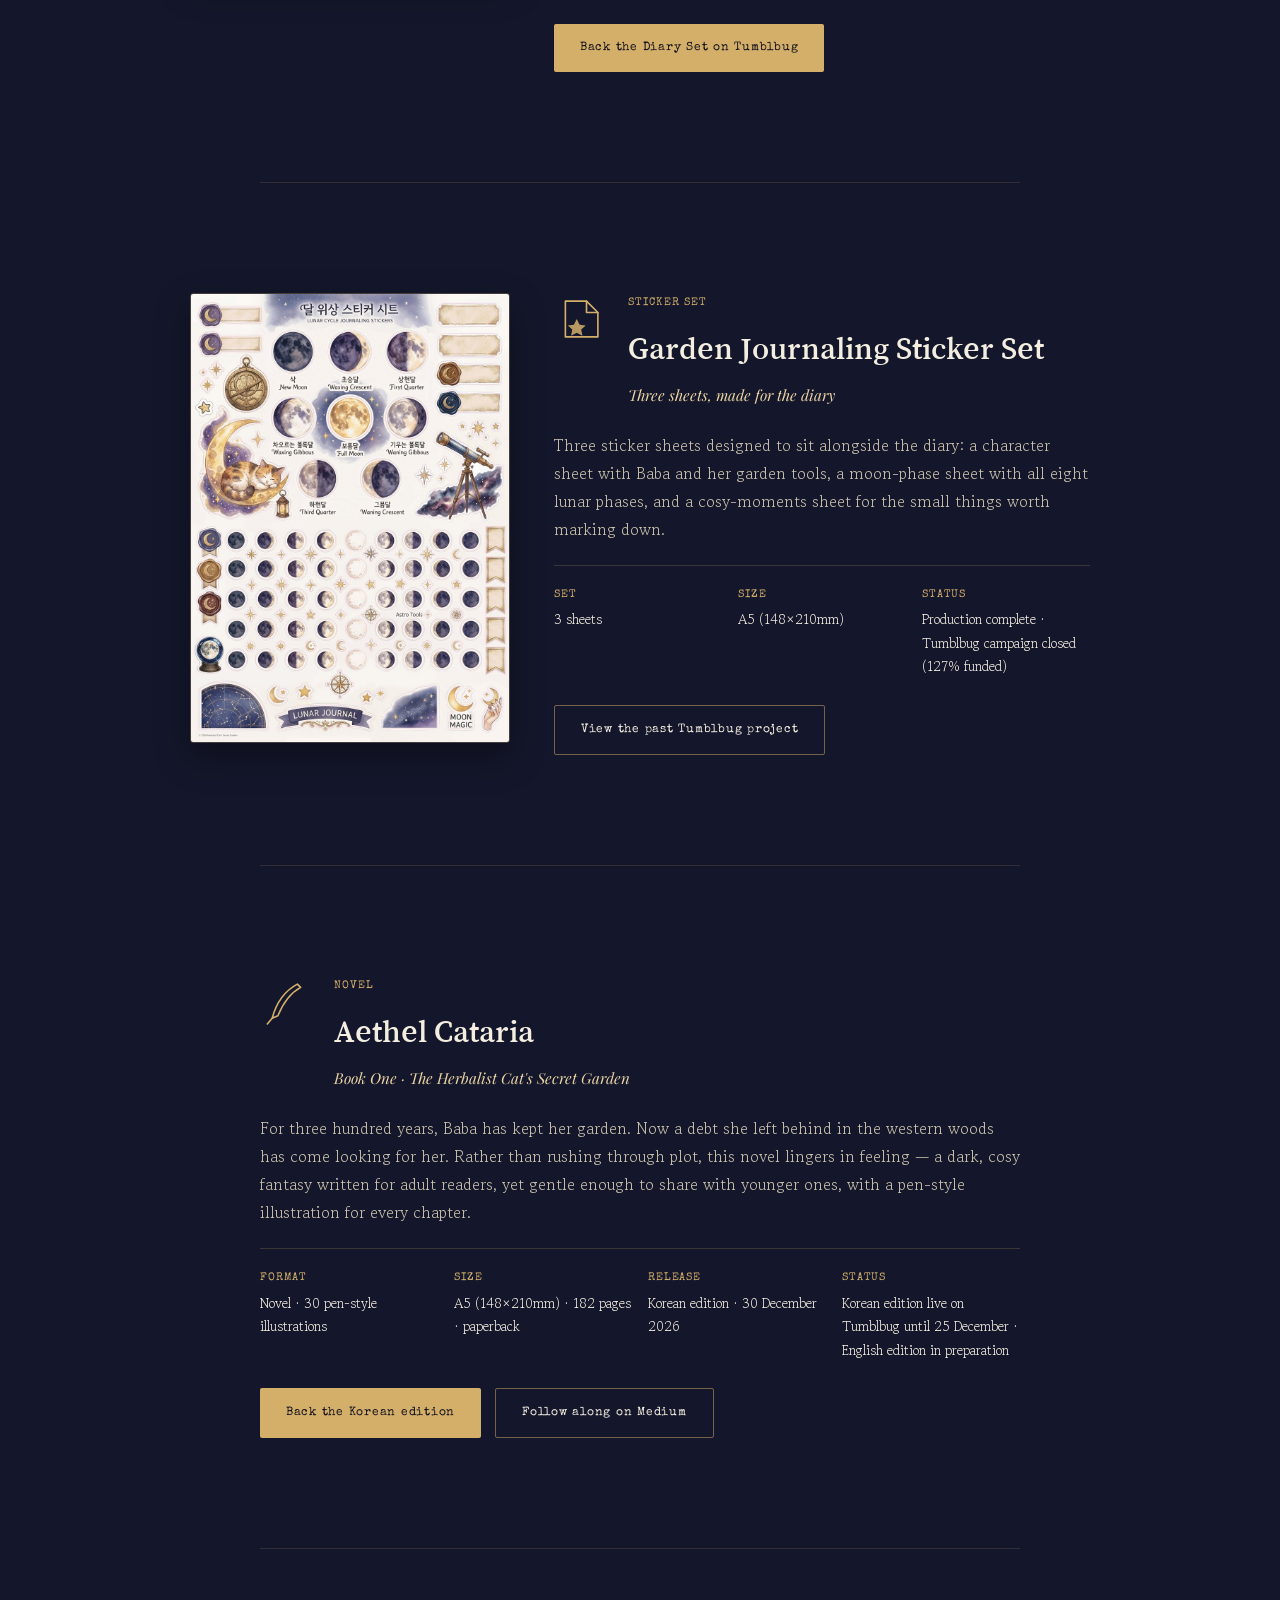
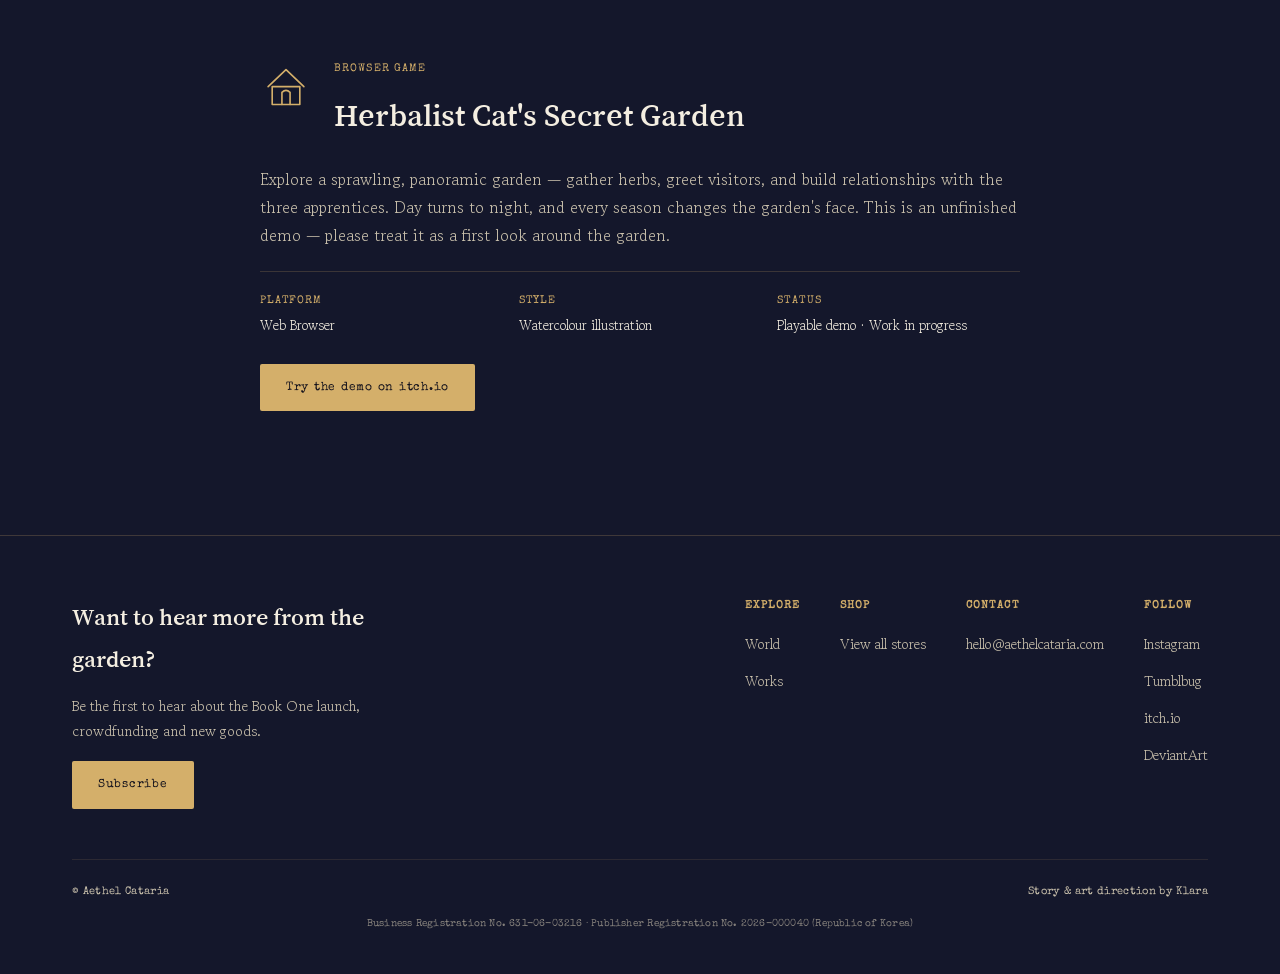
<file: en/works.html>
<!doctype html>
<html lang="en">
<head>
<meta charset="UTF-8">
<meta name="viewport" content="width=device-width, initial-scale=1">
<title>Works · Aethel Cataria</title>
<meta name="description" content="Herbalist Cat's Secret Garden game, the Moon Phase Calendar, the Star Herbarium Diary, the Garden Journaling Sticker Set, and a novel — the works of Aethel Cataria.">
<meta property="og:type" content="website">
<meta property="og:site_name" content="Aethel Cataria · 에델 카타리아">
<meta property="og:locale" content="en_US">
<meta property="og:title" content="Works · Aethel Cataria">
<meta property="og:description" content="Herbalist Cat&#x27;s Secret Garden game, the Moon Phase Calendar, the Star Herbarium Diary, the Garden Journaling Sticker Set, and a novel — the works of Aethel Cataria.">
<meta property="og:url" content="https://aethelcataria.com/en/works.html">
<meta property="og:image" content="https://aethelcataria.com/assets/images/og-default.jpg">
<meta property="og:image:width" content="1200">
<meta property="og:image:height" content="630">
<meta name="twitter:card" content="summary_large_image">
<link rel="icon" href="../favicon.ico" sizes="any">
<link rel="icon" type="image/png" sizes="32x32" href="../favicon-32.png">
<link rel="apple-touch-icon" href="../apple-touch-icon.png">
<link rel="alternate" hreflang="ko" href="https://aethelcataria.com/works.html">
<link rel="alternate" hreflang="en" href="https://aethelcataria.com/en/works.html">
<link rel="stylesheet" href="../assets/style.css?v=20261107b">
<style>
  .work-detail{
    max-width: 760px;
    margin: 0 auto 110px;
    padding-top: 20px;
    scroll-margin-top: 100px;
  }
  .work-detail:last-child{ margin-bottom: 40px; }
  .work-detail-head{
    display:flex; align-items:flex-start; gap:22px;
    margin-bottom: 22px;
  }
  .work-detail-icon{
    flex: 0 0 auto;
    width: 52px; height: 52px;
    color: var(--gold);
  }
  .work-detail-icon svg{ width: 100%; height: 100%; display: block; }
  .work-detail-kicker{
    font-family: var(--font-mono);
    font-size: .7rem; letter-spacing:.1em; text-transform: uppercase;
    color: var(--gold); margin: 0 0 8px;
  }
  .work-detail h2{
    font-family: var(--font-display-kr);
    font-weight: 400;
    font-size: clamp(1.5rem, 3vw, 2rem);
    margin: 0;
    color: var(--parchment);
  }
  .work-detail .en-title{
    font-family: var(--font-display-en);
    font-style: italic;
    color: var(--gold-soft);
    font-size: .95rem;
    margin: 6px 0 0;
  }
  .work-detail p.body{
    color: var(--parchment-dim);
    margin: 0 0 16px;
  }
  .spec-list{
    list-style: none;
    margin: 22px 0 0;
    padding: 20px 0 0;
    border-top: 1px solid rgba(212,175,106,.2);
    display: grid;
    grid-template-columns: repeat(auto-fit, minmax(150px,1fr));
    gap: 16px;
  }
  .spec-list li{
    font-size: .84rem;
  }
  .spec-list .k{
    display:block;
    font-family: var(--font-mono);
    font-size: .66rem;
    letter-spacing: .08em;
    text-transform: uppercase;
    color: var(--gold);
    margin-bottom: 4px;
  }
  .spec-list .v{ color: var(--parchment); }
  .work-detail-cta{
    margin-top: 26px;
    display: flex;
    gap: 14px;
    flex-wrap: wrap;
  }
  hr.div{
    border: none;
    border-top: 1px solid rgba(212,175,106,.15);
    max-width: 760px;
    margin: 0 auto 90px;
  }
  .work-detail.has-media{
    max-width: 900px;
    display: grid;
    grid-template-columns: minmax(220px, 320px) 1fr;
    gap: 44px;
    align-items: start;
  }
  .work-detail-media{
    border-radius: 3px;
    overflow: hidden;
    border: 1px solid rgba(212,175,106,.25);
    box-shadow: 0 14px 34px rgba(0,0,0,.35);
    position: sticky;
    top: 110px;
  }
  .work-detail-media img{
    width: 100%;
    height: 100%;
    object-fit: cover;
    display: block;
  }
  @media (max-width: 720px){
    .work-detail.has-media{ grid-template-columns: 1fr; }
    .work-detail-media{
      position: static;
      max-width: 320px;
      margin: 0 auto 8px;
    }
  }
</style>
</head>
<body>

<svg width="0" height="0" style="position:absolute" aria-hidden="true">
<defs>
<symbol id="icon-cottage2" viewBox="0 0 64 64" fill="none" stroke="currentColor" stroke-width="2" stroke-linejoin="round" stroke-linecap="round">
  <path d="M10 34 L32 13 L54 34"/>
  <rect x="15" y="34" width="34" height="22"/>
  <path d="M27 56 L27 41 Q32 36 37 41 L37 56"/>
</symbol>
<symbol id="icon-moonset2" viewBox="0 0 64 64" fill="currentColor" stroke="none">
  <circle cx="20" cy="34" r="10" opacity=".38"/>
  <circle cx="32" cy="27" r="13" opacity=".85"/>
  <circle cx="46" cy="34" r="10" opacity=".38"/>
</symbol>
<symbol id="icon-book2" viewBox="0 0 64 64" fill="none" stroke="currentColor" stroke-width="2" stroke-linejoin="round" stroke-linecap="round">
  <path d="M32 18 C24 12 14 14 10 18 L10 46 C14 42 24 40 32 46 C40 40 50 42 54 46 L54 18 C50 14 40 12 32 18 Z"/>
  <line x1="32" y1="18" x2="32" y2="46"/>
</symbol>
<symbol id="icon-quill2" viewBox="0 0 64 64" fill="none" stroke="currentColor" stroke-width="2" stroke-linejoin="round" stroke-linecap="round">
  <path d="M46 10 C31 18 20 33 15 52 L22 49 C29 32 39 20 50 14 Z"/>
  <line x1="15" y1="52" x2="9" y2="59"/>
</symbol>
<symbol id="icon-sticker2" viewBox="0 0 64 64" fill="none" stroke="currentColor" stroke-width="2" stroke-linejoin="round" stroke-linecap="round">
  <path d="M14 10 H40 L54 24 V54 H14 Z"/>
  <path d="M40 10 V24 H54"/>
  <path d="M28 32 L31.5 39 L39 40 L33.5 45 L35 52.5 L28 48.8 L21 52.5 L22.5 45 L17 40 L24.5 39 Z" fill="currentColor" stroke="none" opacity=".85"/>
</symbol>
</defs>
</svg>

<header class="site-header">
  <div class="wrap">
    <a href="index.html" class="brand-mark">
      <span class="en">Aethel&nbsp;Cataria</span>
    </a>
    <nav class="site-nav" aria-label="Main menu">
      <a href="index.html">Home</a>
      <a href="world.html">World</a>
      <a href="works.html" aria-current="page">Works</a>
      <a href="shop.html">Shop</a>
      <a href="mailto:hello@aethelcataria.com?subject=%5BAethel%20Cataria%5D%20Inquiry">Contact</a>
      <details class="lang-switch-wrap">
        <summary aria-label="Language"><svg viewBox="0 0 24 24" fill="none" stroke="currentColor" stroke-width="1.6" stroke-linecap="round" stroke-linejoin="round" aria-hidden="true"><circle cx="12" cy="12" r="9"/><ellipse cx="12" cy="12" rx="4.2" ry="9"/><line x1="3" y1="12" x2="21" y2="12"/></svg></summary>
        <div class="lang-menu">
          <a href="../works.html" lang="ko" hreflang="ko">한국어</a>
        </div>
      </details>
    </nav>
  </div>
</header>

<main>

  <section class="page-hero">
    <p class="eyebrow">Works</p>
    <h1>Works</h1>
    <p class="en">From the garden, into your hands</p>
    <p class="desc">Stories that grew in this garden — now a game, a calendar, a diary, and a novel.</p>
  </section>

  <section class="section" style="padding-top:40px">

    <div class="work-detail has-media" id="calendar">
      <div class="work-detail-media"><img src="../assets/images/work-calendar-detail.jpg" alt="Moon Phase Calendar 2027 hanging on a wall, actual printed piece"></div>
      <div class="work-detail-text">
      <div class="work-detail-head">
        <span class="work-detail-icon"><svg xmlns:xlink="http://www.w3.org/1999/xlink"><use href="#icon-moonset2" xlink:href="#icon-moonset2"/></svg></span>
        <div>
          <p class="work-detail-kicker">Calendar · 2027</p>
          <h2>Moon Phase Calendar</h2>
          <p class="en-title">A Journey Through the Lunar Cycle</p>
        </div>
      </div>
      <p class="body">A full-colour calendar with twelve months, twelve views of the garden. No grid — just a simple moon-phase icon marking that night's sky. Available as both a desk and a wall calendar.</p>
      <ul class="spec-list">
        <li><span class="k">Desk</span><span class="v">208×148mm</span></li>
        <li><span class="k">Wall</span><span class="v">300×440mm</span></li>
        <li><span class="k">Status</span><span class="v">Production complete · Tumblbug campaign closed (127% funded)</span></li>
      </ul>
      <div class="work-detail-cta">
        <a class="btn btn-outline" href="https://tumblbug.com/herbalist-cat-garden" target="_blank" rel="noopener">View the past Tumblbug project</a>
      </div>
      </div>
    </div>

    <hr class="div">

    <div class="work-detail has-media" id="diary">
      <div class="work-detail-media"><img src="../assets/images/work-diary.jpg" alt="Star Herbarium Diary 2027 cover"></div>
      <div class="work-detail-text">
      <div class="work-detail-head">
        <span class="work-detail-icon"><svg xmlns:xlink="http://www.w3.org/1999/xlink"><use href="#icon-book2" xlink:href="#icon-book2"/></svg></span>
        <div>
          <p class="work-detail-kicker">Diary · 2027</p>
          <h2>Star Herbarium Diary</h2>
          <p class="en-title">A Living Herbarium</p>
        </div>
      </div>
      <p class="body">A diary that records twelve months of herbs the way a pressed herbarium would. More art book than planner — worth keeping on a shelf even unopened. Available on Naver Smart Store and 10x10, and as part of the Diary Set in our <em>Secret Garden</em> campaign (a limited reprint of 28 copies).</p>
      <ul class="spec-list">
        <li><span class="k">Size</span><span class="v">A5 (148×210mm)</span></li>
        <li><span class="k">Cover</span><span class="v">Hardcover · matte finish</span></li>
        <li><span class="k">Pages</span><span class="v">148 · dated 2027</span></li>
        <li><span class="k">Status</span><span class="v" data-ended="Available on Naver Smart Store and 10x10">Available on Naver Smart Store and 10x10 · Diary Set in the Secret Garden campaign</span></li>
      </ul>
      <div class="work-detail-cta">
        <a class="btn btn-gold" href="https://tum.bg/da9RQI" target="_blank" rel="noopener" data-live="Back the Diary Set on Tumblbug" data-ended="View the Tumblbug project">Get notified on Tumblbug</a>
      </div>
      </div>
    </div>

    <hr class="div">

    <div class="work-detail has-media" id="stickers">
      <div class="work-detail-media"><img src="../assets/images/work-sticker.jpg" alt="Garden Journaling Sticker Set - moon phase sheet"></div>
      <div class="work-detail-text">
      <div class="work-detail-head">
        <span class="work-detail-icon"><svg xmlns:xlink="http://www.w3.org/1999/xlink"><use href="#icon-sticker2" xlink:href="#icon-sticker2"/></svg></span>
        <div>
          <p class="work-detail-kicker">Sticker Set</p>
          <h2>Garden Journaling Sticker Set</h2>
          <p class="en-title">Three sheets, made for the diary</p>
        </div>
      </div>
      <p class="body">Three sticker sheets designed to sit alongside the diary: a character sheet with Baba and her garden tools, a moon-phase sheet with all eight lunar phases, and a cosy-moments sheet for the small things worth marking down.</p>
      <ul class="spec-list">
        <li><span class="k">Set</span><span class="v">3 sheets</span></li>
        <li><span class="k">Size</span><span class="v">A5 (148×210mm)</span></li>
        <li><span class="k">Status</span><span class="v">Production complete · Tumblbug campaign closed (127% funded)</span></li>
      </ul>
      <div class="work-detail-cta">
        <a class="btn btn-outline" href="https://tumblbug.com/herbalist-cat-garden" target="_blank" rel="noopener">View the past Tumblbug project</a>
      </div>
      </div>
    </div>

    <hr class="div">

    <div class="work-detail" id="novella">
      <div class="work-detail-head">
        <span class="work-detail-icon"><svg xmlns:xlink="http://www.w3.org/1999/xlink"><use href="#icon-quill2" xlink:href="#icon-quill2"/></svg></span>
        <div>
          <p class="work-detail-kicker">Novel</p>
          <h2>Aethel Cataria</h2>
          <p class="en-title">Book One · The Herbalist Cat's Secret Garden</p>
        </div>
      </div>
      <p class="body">For three hundred years, Baba has kept her garden. Now a debt she left behind in the western woods has come looking for her. Rather than rushing through plot, this novel lingers in feeling — a dark, cosy fantasy written for adult readers, yet gentle enough to share with younger ones, with a pen-style illustration for every chapter.</p>
      <ul class="spec-list">
        <li><span class="k">Format</span><span class="v">Novel · 30 pen-style illustrations</span></li>
        <li><span class="k">Size</span><span class="v">A5 (148×210mm) · 182 pages · paperback</span></li>
        <li><span class="k">Release</span><span class="v">Korean edition · 30 December 2026</span></li>
        <li><span class="k">Status</span><span class="v" data-live="Korean edition live on Tumblbug until 25 December · English edition in preparation" data-ended="Korean edition out 30 December · English edition in preparation">Korean edition on Tumblbug from 20 November, 6 pm KST · English edition in preparation</span></li>
      </ul>
      <div class="work-detail-cta">
        <a class="btn btn-gold" href="https://tum.bg/da9RQI" target="_blank" rel="noopener" data-live="Back the Korean edition" data-ended="View the Tumblbug project">Korean edition on Tumblbug</a>
        <a class="btn btn-outline" href="https://medium.com/@aethelcataria" target="_blank" rel="noopener">Follow along on Medium</a>
      </div>
    </div>

    <hr class="div">

    <div class="work-detail" id="game">
      <div class="work-detail-head">
        <span class="work-detail-icon"><svg xmlns:xlink="http://www.w3.org/1999/xlink"><use href="#icon-cottage2" xlink:href="#icon-cottage2"/></svg></span>
        <div>
          <p class="work-detail-kicker">Browser Game</p>
          <h2>Herbalist Cat's Secret Garden</h2>
        </div>
      </div>
      <p class="body">Explore a sprawling, panoramic garden — gather herbs, greet visitors, and build relationships with the three apprentices. Day turns to night, and every season changes the garden's face. This is an unfinished demo — please treat it as a first look around the garden.</p>
      <ul class="spec-list">
        <li><span class="k">Platform</span><span class="v">Web Browser</span></li>
        <li><span class="k">Style</span><span class="v">Watercolour illustration</span></li>
        <li><span class="k">Status</span><span class="v">Playable demo · Work in progress</span></li>
      </ul>
      <div class="work-detail-cta">
        <a class="btn btn-gold" href="https://klarahatfield.itch.io/herbalist-cat-garden" target="_blank" rel="noopener">Try the demo on itch.io</a>
      </div>
    </div>

  </section>

</main>

<footer class="site-footer" id="contact">
  <div class="footer-inner">
    <div class="footer-cta">
      <h2>Want to hear more from the garden?</h2>
      <p class="footer-sub">Be the first to hear about the Book One launch, crowdfunding and new goods.</p>
      <a class="btn btn-gold" href="https://page.stibee.com/subscriptions/526377" target="_blank" rel="noopener">Subscribe</a>
    </div>
    <div class="footer-links">
      <div class="footer-col">
        <h5>Explore</h5>
        <ul>
          <li><a href="world.html">World</a></li>
          <li><a href="works.html">Works</a></li>
        </ul>
      </div>
      <div class="footer-col">
        <h5>Shop</h5>
        <ul>
          <li><a href="shop.html">View all stores</a></li>
        </ul>
      </div>
      <div class="footer-col">
        <h5>Contact</h5>
        <ul>
          <li><a href="mailto:hello@aethelcataria.com">hello@aethelcataria.com</a></li>
        </ul>
      </div>
      <div class="footer-col">
        <h5>Follow</h5>
        <ul>
          <li><a href="https://www.instagram.com/aethel.cataria/" target="_blank" rel="noopener">Instagram</a></li>
          <li><a href="https://tumblbug.com/u/herbalist-cat-garden" target="_blank" rel="noopener">Tumblbug</a></li>
          <li><a href="https://klarahatfield.itch.io/herbalist-cat-garden" target="_blank" rel="noopener">itch.io</a></li>
          <li><a href="https://www.deviantart.com/klarahatfield/" target="_blank" rel="noopener">DeviantArt</a></li>
        </ul>
      </div>
    </div>
  </div>
  <div class="footer-base">
    <span>© Aethel Cataria</span>
    <span>Story &amp; art direction by Klara</span>
  </div>
  <div class="footer-legal">Business Registration No. 631-06-03216 · Publisher Registration No. 2026-000040 (Republic of Korea)</div>
</footer>

<script data-goatcounter="https://aethelcataria.goatcounter.com/count"
        async src="//gc.zgo.at/count.js"></script>

<script src="../assets/funding-phase.js"></script>

</body>
</html>
</file>
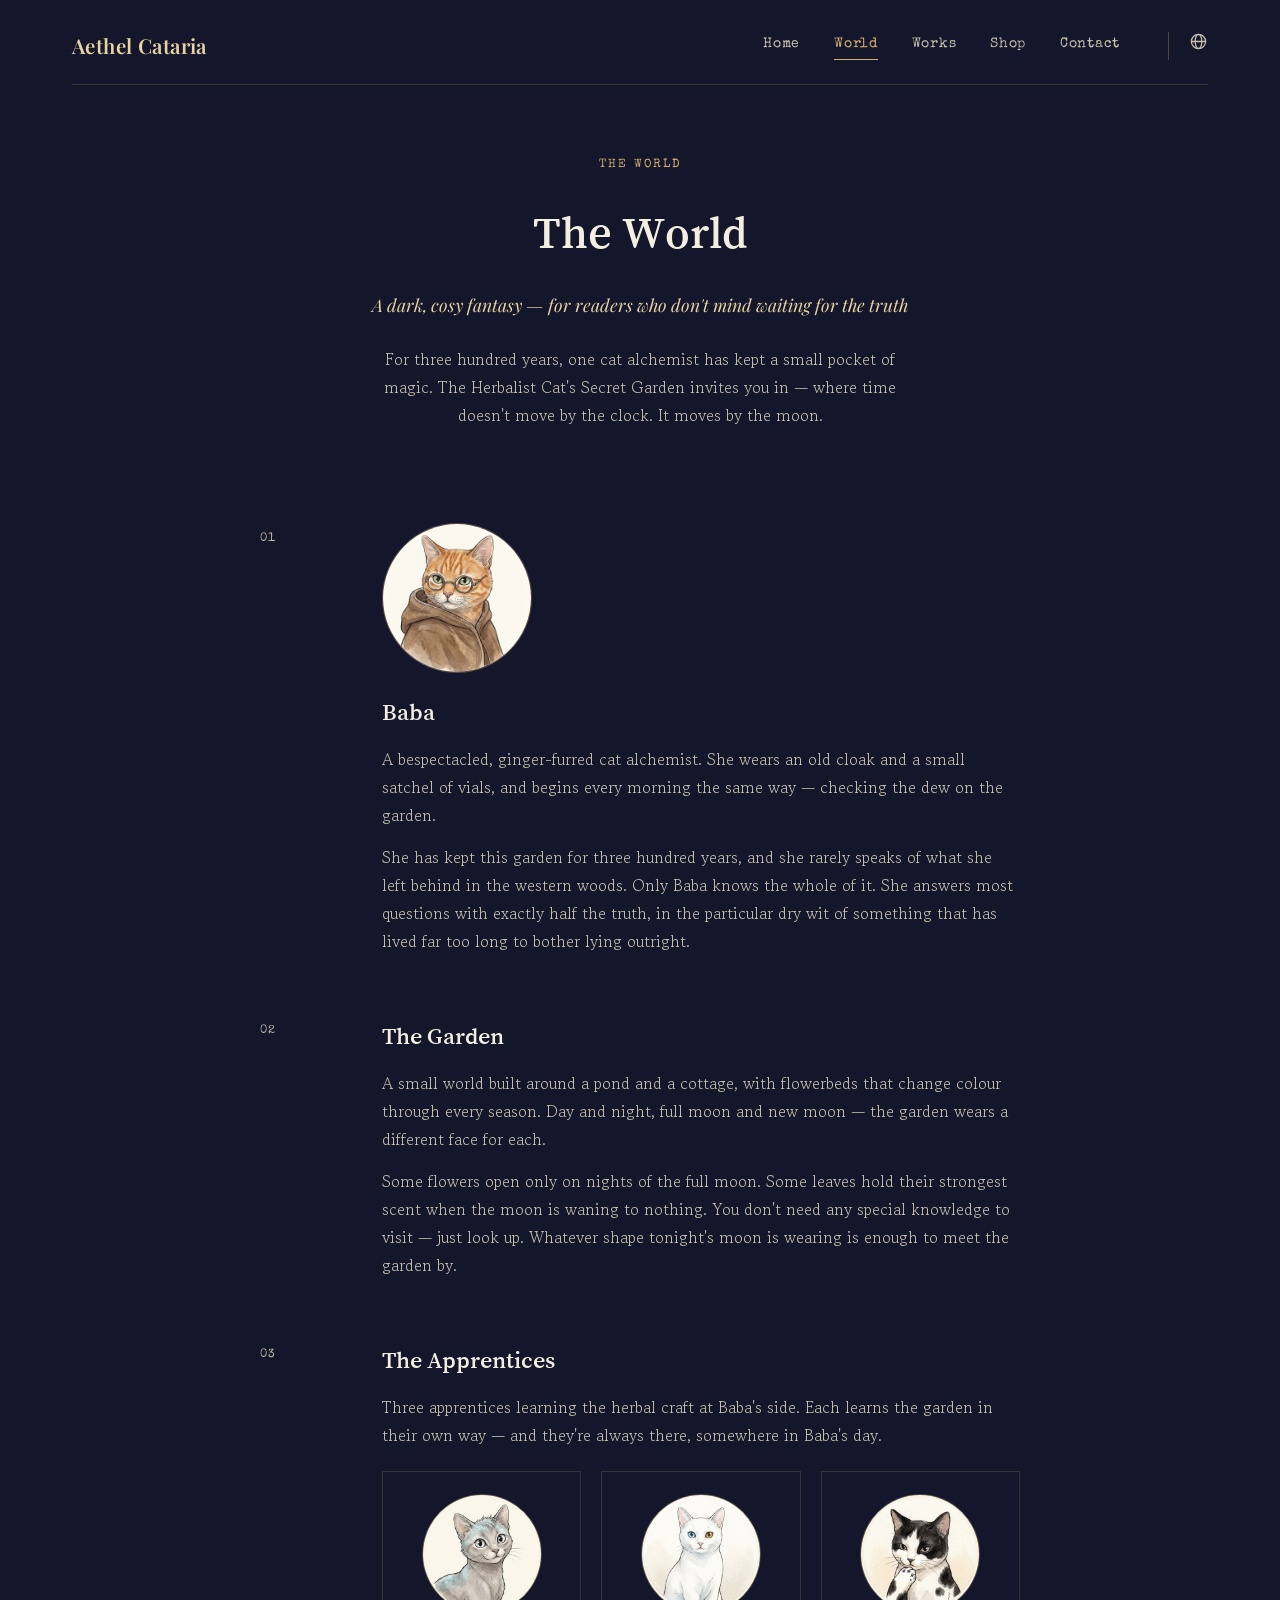
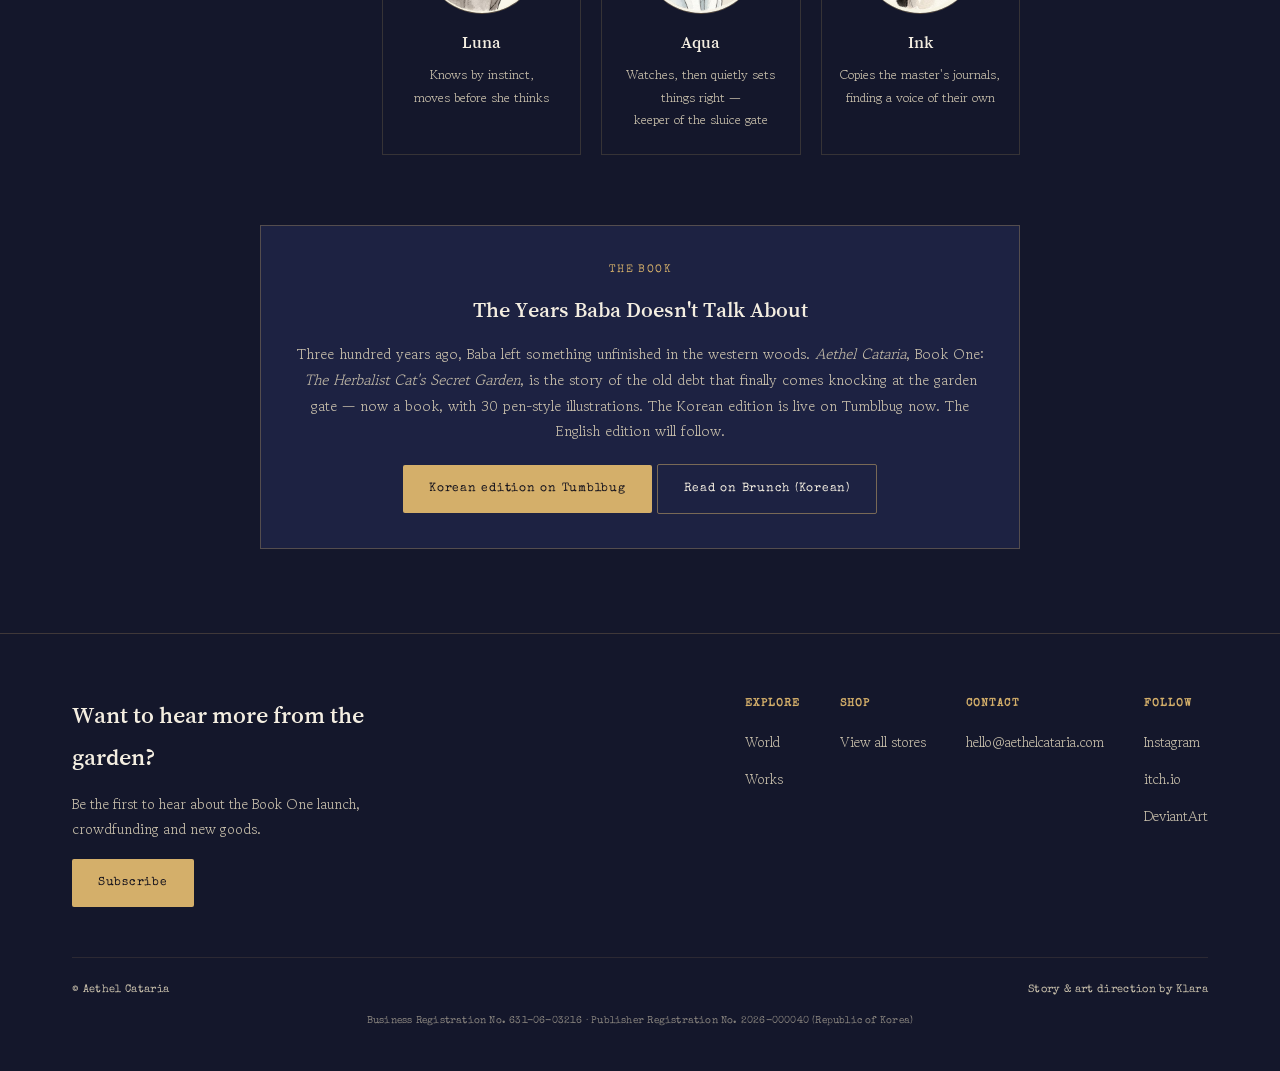
<file: en/world.html>
<!doctype html>
<html lang="en">
<head>
<meta charset="UTF-8">
<meta name="viewport" content="width=device-width, initial-scale=1">
<title>The World · Aethel Cataria</title>
<meta name="description" content="A garden kept for three hundred years by the cat alchemist Baba, and the debt she left behind. Meet the world of Aethel Cataria.">
<meta property="og:type" content="website">
<meta property="og:site_name" content="Aethel Cataria · 에델 카타리아">
<meta property="og:locale" content="en_US">
<meta property="og:title" content="The World · Aethel Cataria">
<meta property="og:description" content="A garden kept for three hundred years by the cat alchemist Baba, and the debt she left behind. Meet the world of Aethel Cataria.">
<meta property="og:url" content="https://aethelcataria.com/en/world.html">
<meta property="og:image" content="https://aethelcataria.com/assets/images/og-default.jpg">
<meta property="og:image:width" content="1200">
<meta property="og:image:height" content="630">
<meta name="twitter:card" content="summary_large_image">
<link rel="icon" href="../favicon.ico" sizes="any">
<link rel="icon" type="image/png" sizes="32x32" href="../favicon-32.png">
<link rel="apple-touch-icon" href="../apple-touch-icon.png">
<link rel="alternate" hreflang="ko" href="https://aethelcataria.com/world.html">
<link rel="alternate" hreflang="en" href="https://aethelcataria.com/en/world.html">
<link rel="stylesheet" href="../assets/style.css?v=20261107b">
</head>
<body>

<svg width="0" height="0" style="position:absolute" aria-hidden="true">
<defs>
<symbol id="icon-quill-sm" viewBox="0 0 64 64" fill="none" stroke="currentColor" stroke-width="2.2" stroke-linejoin="round" stroke-linecap="round">
  <path d="M46 10 C31 18 20 33 15 52 L22 49 C29 32 39 20 50 14 Z"/>
  <line x1="15" y1="52" x2="9" y2="59"/>
</symbol>
<symbol id="icon-droplet" viewBox="0 0 64 64" fill="none" stroke="currentColor" stroke-width="2.2" stroke-linejoin="round" stroke-linecap="round">
  <path d="M32 10 C42 26 50 36 50 44 C50 54 42 58 32 58 C22 58 14 54 14 44 C14 36 22 26 32 10 Z"/>
</symbol>
<symbol id="icon-crescent" viewBox="0 0 64 64" fill="currentColor" stroke="none">
  <path d="M40 8 C24 8 12 21 12 37 C12 48 19 57 29 60 C21 54 16 45 16 35 C16 20 26 8 40 8 Z"/>
</symbol>
</defs>
</svg>

<header class="site-header">
  <div class="wrap">
    <a href="index.html" class="brand-mark">
      <span class="en">Aethel&nbsp;Cataria</span>
    </a>
    <nav class="site-nav" aria-label="Main menu">
      <a href="index.html">Home</a>
      <a href="world.html" aria-current="page">World</a>
      <a href="works.html">Works</a>
      <a href="shop.html">Shop</a>
      <a href="mailto:hello@aethelcataria.com?subject=%5BAethel%20Cataria%5D%20Inquiry">Contact</a>
      <details class="lang-switch-wrap">
        <summary aria-label="Language"><svg viewBox="0 0 24 24" fill="none" stroke="currentColor" stroke-width="1.6" stroke-linecap="round" stroke-linejoin="round" aria-hidden="true"><circle cx="12" cy="12" r="9"/><ellipse cx="12" cy="12" rx="4.2" ry="9"/><line x1="3" y1="12" x2="21" y2="12"/></svg></summary>
        <div class="lang-menu">
          <a href="../world.html" lang="ko" hreflang="ko">한국어</a>
        </div>
      </details>
    </nav>
  </div>
</header>

<main>

  <section class="page-hero">
    <p class="eyebrow">The World</p>
    <h1>The World</h1>
    <p class="en">A dark, cosy fantasy — for readers who don't mind waiting for the truth</p>
    <p class="desc">For three hundred years, one cat alchemist has kept a small pocket of magic. The Herbalist Cat's Secret Garden invites you in — where time doesn't move by the clock. It moves by the moon.</p>
  </section>

  <section class="section">
    <div class="lore">

      <div class="lore-entry">
        <p class="lore-num">01</p>
        <div>
          <img class="lore-portrait" src="../assets/images/characters/baba.jpg" alt="Baba, a ginger cat herbalist with round glasses" loading="lazy">
          <h3>Baba</h3>
          <p>A bespectacled, ginger-furred cat alchemist. She wears an old cloak and a small satchel of vials, and begins every morning the same way — checking the dew on the garden.</p>
          <p>She has kept this garden for three hundred years, and she rarely speaks of what she left behind in the western woods. Only Baba knows the whole of it. She answers most questions with exactly half the truth, in the particular dry wit of something that has lived far too long to bother lying outright.</p>
        </div>
      </div>

      <div class="lore-entry">
        <p class="lore-num">02</p>
        <div>
          <h3>The Garden</h3>
          <p>A small world built around a pond and a cottage, with flowerbeds that change colour through every season. Day and night, full moon and new moon — the garden wears a different face for each.</p>
          <p>Some flowers open only on nights of the full moon. Some leaves hold their strongest scent when the moon is waning to nothing. You don't need any special knowledge to visit — just look up. Whatever shape tonight's moon is wearing is enough to meet the garden by.</p>
        </div>
      </div>

      <div class="lore-entry">
        <p class="lore-num">03</p>
        <div>
          <h3>The Apprentices</h3>
          <p>Three apprentices learning the herbal craft at Baba's side. Each learns the garden in their own way — and they're always there, somewhere in Baba's day.</p>

          <div class="apprentices" style="margin-top:22px">
            <div class="apprentice">
              <img class="portrait" src="../assets/images/characters/luna.jpg" alt="Luna, a grey cat with blue-tinted fur tips" loading="lazy">
              <h4>Luna</h4>
              <p>Knows by instinct,<br>moves before she thinks</p>
            </div>
            <div class="apprentice">
              <img class="portrait" src="../assets/images/characters/aqua.jpg" alt="Aqua, a white cat with one blue eye and one golden eye" loading="lazy">
              <h4>Aqua</h4>
              <p>Watches, then quietly sets things right —<br>keeper of the sluice gate</p>
            </div>
            <div class="apprentice">
              <img class="portrait" src="../assets/images/characters/ink.jpg" alt="Ink, a black-and-white patched cat" loading="lazy">
              <h4>Ink</h4>
              <p>Copies the master's journals,<br>finding a voice of their own</p>
            </div>
          </div>
        </div>
      </div>

    </div>

    <div class="teaser-banner">
      <p class="eyebrow">The Book</p>
      <h3>The Years Baba Doesn't Talk About</h3>
      <p>Three hundred years ago, Baba left something unfinished in the western woods. <em>Aethel Cataria</em>, Book One: <em>The Herbalist Cat's Secret Garden</em>, is the story of the old debt that finally comes knocking at the garden gate — now a book, with 30 pen-style illustrations. <span data-live="The Korean edition is live on Tumblbug now." data-ended="The Korean edition is out on 30 December 2026.">The Korean edition opens on Tumblbug on 20 November.</span> The English edition will follow.</p>
      <p style="margin-top:20px"><a class="btn btn-gold" href="https://tum.bg/da9RQI" target="_blank" rel="noopener">Korean edition on Tumblbug</a> <a class="btn btn-outline" href="https://brunch.co.kr/@aethelcataria" target="_blank" rel="noopener">Read on Brunch (Korean)</a></p>
    </div>
  </section>

</main>

<footer class="site-footer" id="contact">
  <div class="footer-inner">
    <div class="footer-cta">
      <h2>Want to hear more from the garden?</h2>
      <p class="footer-sub">Be the first to hear about the Book One launch, crowdfunding and new goods.</p>
      <a class="btn btn-gold" href="https://page.stibee.com/subscriptions/526377" target="_blank" rel="noopener">Subscribe</a>
    </div>
    <div class="footer-links">
      <div class="footer-col">
        <h5>Explore</h5>
        <ul>
          <li><a href="world.html">World</a></li>
          <li><a href="works.html">Works</a></li>
        </ul>
      </div>
      <div class="footer-col">
        <h5>Shop</h5>
        <ul>
          <li><a href="shop.html">View all stores</a></li>
        </ul>
      </div>
      <div class="footer-col">
        <h5>Contact</h5>
        <ul>
          <li><a href="mailto:hello@aethelcataria.com">hello@aethelcataria.com</a></li>
        </ul>
      </div>
      <div class="footer-col">
        <h5>Follow</h5>
        <ul>
          <li><a href="https://www.instagram.com/aethel.cataria/" target="_blank" rel="noopener">Instagram</a></li>
          <li><a href="https://klarahatfield.itch.io/herbalist-cat-garden" target="_blank" rel="noopener">itch.io</a></li>
          <li><a href="https://www.deviantart.com/klarahatfield/" target="_blank" rel="noopener">DeviantArt</a></li>
        </ul>
      </div>
    </div>
  </div>
  <div class="footer-base">
    <span>© Aethel Cataria</span>
    <span>Story &amp; art direction by Klara</span>
  </div>
  <div class="footer-legal">Business Registration No. 631-06-03216 · Publisher Registration No. 2026-000040 (Republic of Korea)</div>
</footer>

<script src="../assets/funding-phase.js"></script>

<script data-goatcounter="https://aethelcataria.goatcounter.com/count"
        async src="//gc.zgo.at/count.js"></script>

</body>
</html>
</file>
<file: assets/style.css>
@import url('https://fonts.googleapis.com/css2?family=Playfair+Display:ital,wght@0,500;0,600;0,700;1,500&family=Song+Myung&family=Gowun+Batang:wght@400;700&family=EB+Garamond:ital,wght@0,400;0,500;1,400&family=Special+Elite&family=Shippori+Mincho:wght@400;500;600;700&display=swap');

:root{
  --night: #14172B;
  --night-2: #1D2242;
  --night-3: #262C52;
  --gold: #D4AF6A;
  --gold-soft: #E9D3A3;
  --parchment: #F4EEE1;
  --parchment-dim: #C9C0AC;
  --plum: #6B5B95;
  --plum-deep: #4A3B6B;
  --sage: #8AA07E;
  --ink: #14121C;

  --font-display-en: 'Playfair Display', 'Noto Serif KR', serif;
  --font-display-kr: 'Song Myung', 'Playfair Display', serif;
  --font-body-kr: 'Gowun Batang', 'Noto Serif KR', serif;
  --font-body-en: 'EB Garamond', Georgia, serif;
  /* 영문은 타자기체, 한글·일본어 글자는 고운바탕·시포리 명조로 이어서 표시 (2026-11-07) */
  --font-mono: 'Special Elite', 'Gowun Batang', 'Shippori Mincho', 'Noto Serif KR', 'Courier New', serif;

  /* Japanese pairing — antique mincho serif, matches the herbarium/gothic mood
     of Song Myung + Gowun Batang. Applied automatically on any <html lang="ja">
     page via the override below, so jp/ pages can reuse .kr-title, .name,
     .author h3, etc. as-is without new classes. */
  --font-display-jp: 'Shippori Mincho', 'Song Myung', serif;
  --font-body-jp: 'Shippori Mincho', 'Gowun Batang', serif;

  --max: 1180px;
  --edge: clamp(20px, 6vw, 72px);
}

html[lang="ja"]{
  --font-display-kr: var(--font-display-jp);
  --font-body-kr: var(--font-body-jp);
}

*, *::before, *::after{ box-sizing: border-box; }
html{ scroll-behavior: smooth; }
@media (prefers-reduced-motion: reduce){
  html{ scroll-behavior: auto; }
  *, *::before, *::after{ animation-duration: 0.001ms !important; animation-iteration-count: 1 !important; transition-duration: 0.001ms !important; }
}

body{
  margin: 0;
  background: var(--night);
  color: var(--parchment);
  font-family: var(--font-body-kr);
  line-height: 1.75;
  -webkit-font-smoothing: antialiased;
}

img, svg{ display: block; max-width: 100%; }

a{ color: inherit; }
a:focus-visible, button:focus-visible{
  outline: 2px solid var(--gold);
  outline-offset: 3px;
}

.wrap{
  max-width: var(--max);
  margin: 0 auto;
  padding-left: var(--edge);
  padding-right: var(--edge);
}

/* ---------- starfield backdrop ---------- */
.stars{
  position: absolute;
  inset: 0;
  overflow: hidden;
  pointer-events: none;
}
.stars span{
  position: absolute;
  width: 2px; height: 2px;
  background: var(--gold-soft);
  border-radius: 50%;
  opacity: .55;
}

/* ---------- header / nav ---------- */
.site-header{
  position: relative;
  z-index: 20;
  padding: 28px var(--edge) 0;
}
.site-header .wrap{
  padding-left:0; padding-right:0;
  display: flex;
  align-items: center;
  justify-content: space-between;
  gap: 20px;
  border-bottom: 1px solid rgba(212,175,106,.22);
  padding-bottom: 20px;
}
.brand-mark{
  display: flex;
  align-items: baseline;
  gap: 10px;
  text-decoration: none;
}
.brand-mark .en{
  font-family: var(--font-display-en);
  font-weight: 600;
  font-size: 1.28rem;
  letter-spacing: .02em;
  color: var(--gold-soft);
}
.brand-mark .kr{
  font-family: var(--font-display-kr);
  font-size: .92rem;
  color: var(--parchment-dim);
}
.site-nav{
  display: flex;
  font-family: var(--font-mono);
  font-size: .88rem;
  letter-spacing: .05em;
}
/* 한글 페이지: 메뉴·버튼의 한글 자간을 조금 좁게 (2026-11-07) */
html[lang="ko"] .site-nav,
html[lang="ko"] .btn,
html[lang="ko"] .tb-popup-cta{ letter-spacing: .02em; }
.site-nav a{
  text-decoration: none;
  color: var(--parchment-dim);
  padding-bottom: 3px;
  margin-right: clamp(14px, 3vw, 34px);
  border-bottom: 1px solid transparent;
  transition: color .2s ease, border-color .2s ease;
}
.site-nav a:last-child{ margin-right: 0; }
.site-nav a:hover, .site-nav a[aria-current="page"]{
  color: var(--gold);
  border-color: var(--gold);
}
.site-nav a.lang-switch{
  margin-left: clamp(4px, 1.5vw, 14px);
  padding-left: clamp(14px, 3vw, 20px);
  border-left: 1px solid rgba(212,175,106,.3);
  border-bottom: 1px solid transparent;
  opacity: .8;
}
.site-nav a.lang-switch:hover{ opacity: 1; }
.site-nav a.lang-switch + a.lang-switch{
  border-left: none;
  padding-left: 0;
  margin-left: 10px;
}

/* language dropdown (icon + <details>/<summary>, no JS needed) */
.lang-switch-wrap{
  display: flex;
  align-items: center;
  position: relative;
  margin-left: clamp(4px, 1.5vw, 14px);
  padding-left: clamp(14px, 3vw, 20px);
  border-left: 1px solid rgba(212,175,106,.3);
}
.lang-switch-wrap summary{
  display: flex;
  align-items: center;
  width: 19px;
  height: 19px;
  color: var(--parchment-dim);
  cursor: pointer;
  list-style: none;
  transition: color .2s ease;
}
.lang-switch-wrap summary::-webkit-details-marker{ display: none; }
.lang-switch-wrap summary svg{ width: 100%; height: 100%; display: block; }
.lang-switch-wrap:hover summary,
.lang-switch-wrap[open] summary{ color: var(--gold); }
.lang-menu{
  position: absolute;
  top: calc(100% + 12px);
  right: 0;
  display: flex;
  flex-direction: column;
  min-width: 108px;
  padding: 6px;
  background: var(--night-2);
  border: 1px solid rgba(212,175,106,.28);
  border-radius: 8px;
  box-shadow: 0 14px 30px rgba(0,0,0,.4);
  z-index: 30;
}
.lang-menu a{
  padding: 8px 10px;
  border-radius: 5px;
  font-family: var(--font-mono);
  font-size: .76rem;
  letter-spacing: .05em;
  color: var(--parchment-dim);
  text-decoration: none;
  white-space: nowrap;
  border: none;
  margin: 0;
}
.lang-menu a:hover{
  color: var(--gold);
  background: rgba(212,175,106,.12);
  border: none;
}

/* ---------- hero ---------- */
.hero{
  position: relative;
  padding: 88px var(--edge) 96px;
  text-align: center;
  overflow: hidden;
}
/* hero background video (prologue forest) */
.hero-video{
  position: absolute;
  inset: 0;
  z-index: 0;
  overflow: hidden;
  pointer-events: none;
}
.hero-video video{
  width: 100%;
  height: 100%;
  object-fit: cover;
  opacity: .5;
}
.hero-video::after{
  content: "";
  position: absolute;
  inset: 0;
  background:
    radial-gradient(ellipse at 50% 45%, rgba(20,23,43,.25) 0%, rgba(20,23,43,.7) 75%),
    linear-gradient(180deg, rgba(20,23,43,.35) 0%, rgba(20,23,43,.15) 50%, var(--night) 100%);
}
.hero .stars{ z-index: 1; }
.hero > :not(.hero-video):not(.stars){ position: relative; z-index: 2; }
@media (prefers-reduced-motion: reduce){
  .hero-video video{ display: none; }
  .hero-video{ background: url("video/hero-forest-poster.jpg") center / cover no-repeat; opacity: .5; }
}
.moon-arc{
  width: min(560px, 84vw);
  margin: 0 auto 34px;
}
.hero-eyebrow{
  font-family: var(--font-mono);
  font-size: .74rem;
  letter-spacing: .16em;
  color: var(--gold);
  text-transform: uppercase;
  margin: 0 0 18px;
}
.hero h1{
  margin: 0;
  font-family: var(--font-display-en);
  font-weight: 700;
  font-style: italic;
  color: var(--gold-soft);
  font-size: clamp(2.6rem, 6vw, 4.4rem);
  letter-spacing: .01em;
}
.hero .kr-title{
  margin: 10px 0 0;
  font-family: var(--font-display-kr);
  font-size: clamp(1.2rem, 2.6vw, 1.7rem);
  color: var(--parchment);
}
.hero .tagline{
  max-width: 620px;
  margin: 30px auto 0;
  font-family: var(--font-body-en);
  font-style: italic;
  font-size: clamp(1.05rem, 1.6vw, 1.28rem);
  color: var(--parchment-dim);
}
.hero .lede{
  max-width: 560px;
  margin: 22px auto 0;
  font-size: 1.02rem;
  color: var(--parchment-dim);
}
.hero-actions{
  margin-top: 40px;
  display: flex;
  gap: 16px;
  justify-content: center;
  flex-wrap: wrap;
}

/* ---------- buttons ---------- */
.btn{
  display: inline-flex;
  align-items: center;
  gap: 8px;
  padding: 13px 26px;
  font-family: var(--font-mono);
  font-size: .78rem;
  letter-spacing: .06em;
  text-decoration: none;
  border-radius: 2px;
  transition: transform .18s ease, background .2s ease, color .2s ease, border-color .2s ease;
}
.btn-gold{
  background: var(--gold);
  color: var(--ink);
}
.btn-gold:hover{ background: var(--gold-soft); transform: translateY(-1px); }
.btn-outline{
  border: 1px solid rgba(212,175,106,.5);
  color: var(--parchment);
}
.btn-outline:hover{ border-color: var(--gold); color: var(--gold); transform: translateY(-1px); }

/* ---------- section scaffolding ---------- */
.section{
  position: relative;
  padding: 84px var(--edge);
}
.section-head{
  max-width: 640px;
  margin: 0 auto 48px;
  text-align: center;
}
.section-head .eyebrow{
  font-family: var(--font-mono);
  font-size: .72rem;
  letter-spacing: .16em;
  text-transform: uppercase;
  color: var(--gold);
  margin: 0 0 12px;
}
.section-head h2{
  font-family: var(--font-display-kr);
  font-weight: 400;
  font-size: clamp(1.7rem, 3.4vw, 2.35rem);
  color: var(--parchment);
  margin: 0 0 14px;
}
.section-head p{
  color: var(--parchment-dim);
  margin: 0;
}
.rule{
  width: 64px;
  height: 1px;
  background: var(--gold);
  margin: 0 auto 20px;
  opacity: .6;
}

/* ---------- herbarium rail (signature element) ---------- */
.herbarium{
  background: linear-gradient(180deg, var(--night) 0%, var(--night-2) 100%);
}
.rail{
  display: flex;
  gap: 18px;
  overflow-x: auto;
  padding: 6px 4px 22px;
  scroll-snap-type: x proximity;
  scrollbar-width: thin;
  scrollbar-color: var(--gold) transparent;
}
.rail::-webkit-scrollbar{ height: 6px; }
.rail::-webkit-scrollbar-thumb{ background: rgba(212,175,106,.4); border-radius: 3px; }

.specimen{
  scroll-snap-align: start;
  flex: 0 0 172px;
  background: var(--night-3);
  border: 1px solid rgba(212,175,106,.24);
  border-radius: 3px;
  padding: 20px 16px 18px;
  text-align: center;
  transition: border-color .2s ease, transform .2s ease;
}
.specimen:hover{ border-color: var(--gold); transform: translateY(-3px); }
.specimen .month{
  font-family: var(--font-mono);
  font-size: .66rem;
  letter-spacing: .1em;
  color: var(--gold);
}
.specimen .icon{
  display: flex;
  align-items: center;
  justify-content: center;
  width: 82px; height: 82px;
  margin: 14px auto 12px;
  color: var(--gold-soft);
  border-radius: 50%;
  overflow: hidden;
  border: 1px solid rgba(212,175,106,.45);
  box-shadow: 0 0 0 4px rgba(212,175,106,.08);
}
.specimen .icon svg{ width: 100%; height: 100%; }
.specimen .icon img{
  width: 100%; height: 100%;
  object-fit: cover;
  display: block;
}
.specimen .name{
  font-family: var(--font-display-kr);
  font-size: 1.02rem;
  color: var(--parchment);
  margin: 0 0 6px;
}
.specimen .caption{
  font-family: var(--font-body-en);
  font-style: italic;
  font-size: .82rem;
  color: var(--parchment-dim);
  line-height: 1.5;
}
.rail-note{
  text-align: center;
  font-family: var(--font-mono);
  font-size: .72rem;
  color: var(--parchment-dim);
  letter-spacing: .04em;
  margin-top: 4px;
}

/* ---------- works grid ---------- */
.works-grid{
  display: grid;
  grid-template-columns: repeat(auto-fit, minmax(250px, 1fr));
  gap: 26px;
}
.work-card{
  background: var(--night-2);
  border: 1px solid rgba(212,175,106,.2);
  display: flex;
  flex-direction: column;
  text-decoration: none;
  color: inherit;
  transition: border-color .2s ease, transform .2s ease;
}
.work-card:hover{ border-color: var(--gold); transform: translateY(-4px); }
.work-frame{
  aspect-ratio: 4/3;
  position: relative;
  display: flex;
  align-items: center;
  justify-content: center;
  overflow: hidden;
  background:
    radial-gradient(circle at 30% 20%, rgba(212,175,106,.14), transparent 55%),
    var(--night-3);
  border-bottom: 1px solid rgba(212,175,106,.2);
}
.work-frame svg{ width: 46%; opacity: .85; }
.work-frame img{
  width: 100%;
  height: 100%;
  object-fit: cover;
  transition: transform .3s ease;
}
.work-card:hover .work-frame img{ transform: scale(1.04); }
.work-badge{
  position: absolute;
  top: 12px; right: 12px;
  font-family: var(--font-mono);
  font-size: .64rem;
  letter-spacing: .08em;
  color: var(--gold);
  border: 1px solid rgba(212,175,106,.5);
  padding: 3px 8px;
  border-radius: 2px;
  text-transform: uppercase;
}
.work-body{ padding: 22px 22px 26px; }
.work-kicker{
  font-family: var(--font-mono);
  font-size: .68rem;
  letter-spacing: .1em;
  color: var(--gold);
  text-transform: uppercase;
  margin: 0 0 8px;
}
.work-body h3{
  font-family: var(--font-display-kr);
  font-weight: 400;
  font-size: 1.28rem;
  margin: 0 0 10px;
  color: var(--parchment);
}
.work-body p{
  font-size: .92rem;
  color: var(--parchment-dim);
  margin: 0 0 14px;
}
.work-link{
  font-family: var(--font-mono);
  font-size: .74rem;
  letter-spacing: .05em;
  color: var(--gold-soft);
}

/* ---------- prose sections (world page) ---------- */
.lore{
  display: grid;
  grid-template-columns: 1fr;
  gap: 60px;
  max-width: 760px;
  margin: 0 auto;
}
.lore-entry{
  display: grid;
  grid-template-columns: 96px 1fr;
  gap: 26px;
}
.lore-num{
  font-family: var(--font-mono);
  font-size: .72rem;
  color: var(--gold);
  letter-spacing: .1em;
  padding-top: 6px;
}
.lore-entry h3{
  font-family: var(--font-display-kr);
  font-weight: 400;
  font-size: 1.5rem;
  color: var(--parchment);
  margin: 0 0 12px;
}
.lore-entry p{
  color: var(--parchment-dim);
  margin: 0 0 14px;
}
.lore-entry p:last-child{ margin-bottom: 0; }
.lore-entry .lore-en{
  font-family: var(--font-body-en);
  font-style: italic;
  color: var(--parchment-dim);
  opacity: .8;
  font-size: .92rem;
}
.lore-entry > div{ min-width: 0; }
@media (max-width: 560px){
  .lore-entry{ grid-template-columns: 1fr; gap: 8px; }
}

/* ---------- author bio (home page) ---------- */
.author{
  max-width: 620px;
  margin: 0 auto;
  text-align: center;
}
.author-icon{
  display: block;
  width: 44px; height: 44px;
  margin: 0 auto 20px;
  color: var(--sage);
}
.author-art{
  display: block;
  width: 180px; height: 180px;
  margin: 0 auto 26px;
  border-radius: 50%;
  object-fit: cover;
  border: 1px solid rgba(212,175,106,.4);
  box-shadow: 0 0 0 6px rgba(212,175,106,.06);
}
.author-icon svg,
.apprentice .glyph svg{ display: block; width: 100%; height: 100%; }
.author h3{
  font-family: var(--font-display-kr);
  font-weight: 400;
  font-size: 1.3rem;
  color: var(--parchment);
  margin: 0 0 22px;
}
.author p{
  color: var(--parchment-dim);
  text-align: left;
  margin: 0 0 14px;
}
.author p:last-of-type{ margin-bottom: 0; }
.author .author-en{
  display: block;
  margin-top: 22px;
  font-family: var(--font-body-en);
  font-style: italic;
  color: var(--parchment-dim);
  opacity: .8;
  font-size: .92rem;
  text-align: center;
}

.apprentices{
  display: grid;
  grid-template-columns: repeat(auto-fit, minmax(150px, 1fr));
  gap: 20px;
  max-width: 760px;
  margin: 0 auto;
}
.apprentice{
  text-align: center;
  padding: 22px 14px;
  border: 1px solid rgba(212,175,106,.18);
}
.apprentice .portrait{
  display: block;
  width: 120px; height: 120px;
  margin: 0 auto 14px;
  border-radius: 50%;
  object-fit: cover;
  border: 1px solid rgba(212,175,106,.35);
}
.lore-portrait{
  display: block;
  width: 150px; height: 150px;
  margin: 0 0 18px;
  border-radius: 50%;
  object-fit: cover;
  border: 1px solid rgba(212,175,106,.35);
}
.apprentice .glyph{
  width: 34px; height: 34px;
  margin: 0 auto 12px;
  color: var(--sage);
}
.apprentice h4{
  font-family: var(--font-display-kr);
  font-weight: 400;
  font-size: 1.05rem;
  margin: 0 0 6px;
  color: var(--parchment);
}
.apprentice p{
  font-size: .82rem;
  color: var(--parchment-dim);
  margin: 0;
}

.teaser-banner{
  max-width: 760px;
  margin: 70px auto 0;
  padding: 34px;
  border: 1px solid rgba(212,175,106,.3);
  text-align: center;
  background: var(--night-2);
}
.teaser-banner p.eyebrow{
  font-family: var(--font-mono);
  font-size: .7rem;
  letter-spacing: .12em;
  color: var(--gold);
  text-transform: uppercase;
  margin: 0 0 10px;
}
.teaser-banner h3{
  font-family: var(--font-display-kr);
  font-weight: 400;
  font-size: 1.4rem;
  margin: 0 0 12px;
  color: var(--parchment);
}
.teaser-banner p{
  color: var(--parchment-dim);
  font-size: .92rem;
  margin: 0;
}

/* ---------- contact / footer ---------- */
.site-footer{
  border-top: 1px solid rgba(212,175,106,.22);
  padding: 60px var(--edge) 40px;
}
.footer-inner{
  max-width: var(--max);
  margin: 0 auto;
  display: flex;
  flex-wrap: wrap;
  gap: 40px;
  justify-content: space-between;
}
.footer-cta h2{
  font-family: var(--font-display-kr);
  font-weight: 400;
  font-size: 1.5rem;
  margin: 0 0 14px;
  color: var(--parchment);
  max-width: 360px;
}
.footer-cta a.mail{
  font-family: var(--font-body-en);
  font-style: italic;
  color: var(--gold-soft);
  text-decoration: none;
  font-size: 1.05rem;
  border-bottom: 1px solid rgba(212,175,106,.4);
}
.footer-links{
  display: flex;
  gap: 40px;
  flex-wrap: wrap;
}
.footer-col h5{
  font-family: var(--font-mono);
  font-size: .68rem;
  letter-spacing: .1em;
  text-transform: uppercase;
  color: var(--gold);
  margin: 0 0 14px;
}
.footer-col ul{
  list-style: none;
  padding: 0; margin: 0;
  display: flex;
  flex-direction: column;
  gap: 9px;
}
.footer-col a{
  text-decoration: none;
  color: var(--parchment-dim);
  font-size: .88rem;
  transition: color .2s ease;
}
.footer-col a:hover{ color: var(--gold); }
.footer-base{
  max-width: var(--max);
  margin: 50px auto 0;
  padding-top: 22px;
  border-top: 1px solid rgba(212,175,106,.12);
  font-family: var(--font-mono);
  font-size: .7rem;
  color: var(--parchment-dim);
  letter-spacing: .03em;
  display: flex;
  justify-content: space-between;
  flex-wrap: wrap;
  gap: 10px;
}
.footer-legal{
  max-width: var(--max);
  margin: 14px auto 0;
  font-family: var(--font-mono);
  font-size: .64rem;
  color: var(--parchment-dim);
  opacity: .65;
  letter-spacing: .02em;
  text-align: center;
}

/* ---------- page intro (world / works headers) ---------- */
.page-hero{
  padding: 70px var(--edge) 10px;
  text-align: center;
}
.page-hero .eyebrow{
  font-family: var(--font-mono);
  font-size: .74rem;
  letter-spacing: .16em;
  color: var(--gold);
  text-transform: uppercase;
  margin: 0 0 16px;
}
.page-hero h1{
  font-family: var(--font-display-kr);
  font-weight: 400;
  font-size: clamp(2rem, 4.2vw, 2.9rem);
  margin: 0 0 14px;
  color: var(--parchment);
}
.page-hero .en{
  font-family: var(--font-display-en);
  font-style: italic;
  color: var(--gold-soft);
  font-size: 1.1rem;
}
.page-hero p.desc{
  max-width: 560px;
  margin: 24px auto 0;
  color: var(--parchment-dim);
}

/* ---------- responsive ---------- */
@media (max-width: 640px){
  .site-header .wrap{ flex-wrap: wrap; row-gap: 14px; }
  .site-nav{ gap: 16px; row-gap: 10px; width: 100%; justify-content: flex-start; flex-wrap: wrap; font-size: .82rem; }
  .hero{ padding-top: 56px; padding-bottom: 64px; }
  .section{ padding-top: 60px; padding-bottom: 60px; }
  .specimen{ flex-basis: 148px; }
  .footer-inner{ flex-direction: column; }
}
@media (max-width: 460px){
  .work-detail-head{ flex-direction: column; }
  .site-nav{ gap: 13px; }
}

/* ---------- Tumblbug 알림 팝업 ---------- */
.tb-popup-overlay{
  position: fixed;
  inset: 0;
  z-index: 999;
  display: flex;
  align-items: center;
  justify-content: center;
  padding: 20px;
  background: rgba(20,23,43,.72);
  backdrop-filter: blur(3px);
  opacity: 0;
  pointer-events: none;
  transition: opacity .45s ease;
}
.tb-popup-overlay.is-visible{
  opacity: 1;
  pointer-events: auto;
}
.tb-popup-card{
  position: relative;
  width: 100%;
  max-width: 360px;
  background: linear-gradient(180deg, var(--night-2), var(--night-3));
  border: 1px solid rgba(212,175,106,.35);
  border-radius: 3px;
  padding: 30px 26px 26px;
  text-align: center;
  box-shadow: 0 30px 70px rgba(0,0,0,.5);
  transform: translateY(16px) scale(.97);
  transition: transform .45s cubic-bezier(.2,.8,.2,1);
}
.tb-popup-overlay.is-visible .tb-popup-card{
  transform: translateY(0) scale(1);
}
.tb-popup-close{
  position: absolute;
  top: 10px;
  right: 12px;
  width: 30px;
  height: 30px;
  border-radius: 50%;
  border: none;
  background: transparent;
  color: var(--parchment-dim);
  font-size: 20px;
  line-height: 1;
  cursor: pointer;
}
.tb-popup-close:hover{ color: var(--gold); }
.tb-popup-photo{
  width: 112px;
  height: 112px;
  border-radius: 50%;
  overflow: hidden;
  margin: 0 auto 16px;
  border: 1px solid rgba(212,175,106,.45);
  box-shadow: 0 0 0 4px rgba(212,175,106,.1);
}
.tb-popup-photo img{
  width: 100%;
  height: 100%;
  object-fit: cover;
}
.tb-popup-eyebrow{
  font-family: var(--font-mono);
  font-size: .7rem;
  letter-spacing: .14em;
  text-transform: uppercase;
  color: var(--gold);
  margin: 0 0 10px;
}
.tb-popup-title{
  font-family: var(--font-display-kr);
  font-weight: 400;
  font-size: 1.28rem;
  line-height: 1.5;
  color: var(--parchment);
  margin: 0 0 10px;
}
.tb-popup-desc{
  font-family: var(--font-body-kr);
  font-size: .85rem;
  line-height: 1.7;
  color: var(--parchment-dim);
  margin: 0 0 14px;
}
.tb-popup-meta{
  font-family: var(--font-mono);
  font-size: .66rem;
  letter-spacing: .04em;
  color: var(--parchment-dim);
  border: 1px solid rgba(212,175,106,.25);
  border-radius: 2px;
  padding: 6px 12px;
  display: inline-block;
  margin: 0 0 20px;
}
.tb-popup-cta{
  display: block;
  width: 100%;
  padding: 13px 0;
  font-family: var(--font-mono);
  font-size: .78rem;
  letter-spacing: .06em;
  text-decoration: none;
  border-radius: 2px;
  background: var(--gold);
  color: var(--ink);
  font-weight: 500;
  transition: background .2s ease, transform .18s ease;
}
.tb-popup-cta:hover{ background: var(--gold-soft); transform: translateY(-1px); }
.tb-popup-dismiss{
  display: block;
  margin: 12px auto 0;
  font-family: var(--font-mono);
  font-size: .68rem;
  letter-spacing: .03em;
  color: var(--parchment-dim);
  background: none;
  border: none;
  text-decoration: underline;
  text-underline-offset: 3px;
  cursor: pointer;
}
.tb-popup-dismiss:hover{ color: var(--gold); }

/* character portraits — mobile (2026-10-27) */
@media (max-width: 560px){
  .apprentices{ grid-template-columns: 1fr; gap: 14px; }
  .apprentice{ display: grid; grid-template-columns: 88px 1fr; align-items: center; gap: 0 16px; text-align: left; padding: 16px; }
  .apprentice .portrait{ width: 88px; height: 88px; margin: 0; grid-row: span 2; }
  .apprentice h4{ align-self: end; }
  .apprentice p{ align-self: start; }
  .lore-portrait{ width: 120px; height: 120px; }
}

/* newsletter (2026-10-28) */
.newsletter-cta{ text-align: center; margin-top: 8px; }
.newsletter-note{ margin-top: 16px; font-size: .8rem; color: var(--parchment-dim); opacity: .75; }
.footer-sub{ margin: 0 0 18px; font-size: .9rem; color: var(--parchment-dim); max-width: 360px; line-height: 1.7; }

/* kakao channel (2026-11-05) */
.kakao-float{
  position: fixed; right: 20px; bottom: 20px; z-index: 900;
  display: inline-flex; align-items: center; gap: 8px;
  padding: 11px 18px 11px 14px; border-radius: 999px;
  background: #FEE500; color: #191919 !important;
  font-family: var(--font-body-kr); font-size: .9rem; font-weight: 600;
  text-decoration: none; letter-spacing: 0;
  box-shadow: 0 6px 18px rgba(0,0,0,.35);
  transition: transform .2s ease, box-shadow .2s ease;
}
.kakao-float:hover{ transform: translateY(-2px); box-shadow: 0 10px 24px rgba(0,0,0,.4); }
.kakao-float svg{ width: 20px; height: 20px; flex: none; }
@media (max-width: 600px){
  .kakao-float{ right: 14px; bottom: 14px; padding: 12px; }
  .kakao-float span{ display: none; }
}

/* 정원 주민 등록 링크: 오픈 전에는 눌리지 않는 글자, 오픈 뒤(funding-phase.js가 href를 붙임)에는 링크 */
.footer-col a.footer-soon:not([href]){color:var(--parchment-dim);opacity:.65;cursor:default;text-decoration:none}
</file>
